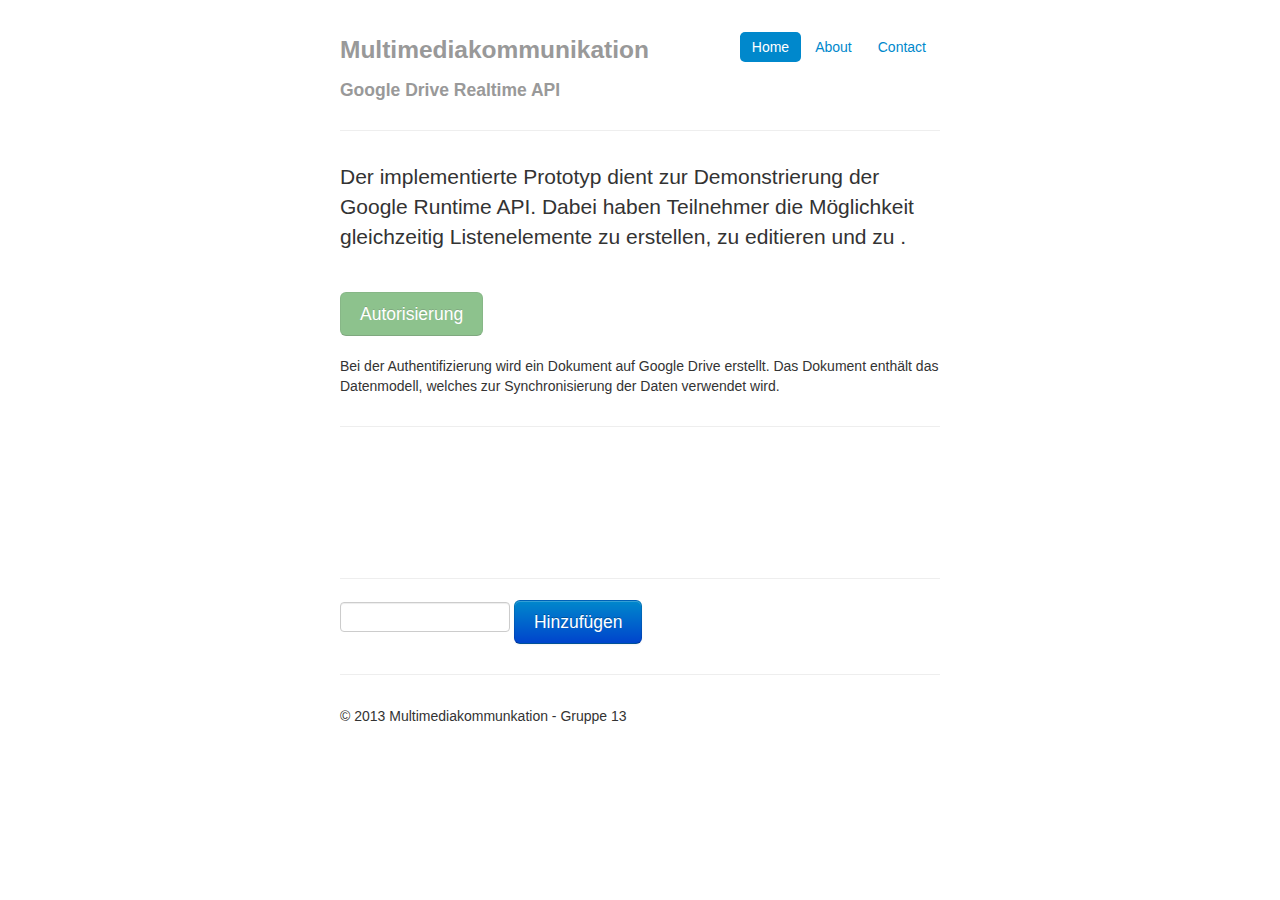
<file: index.html>
<!DOCTYPE html>
<html lang="en">
  <head>
    <meta charset="utf-8">
    <title>
      Google Drive Realtime API
    </title>
    <meta name="viewport" content="width=device-width, initial-scale=1.0">
    <meta name="description" content="">
    <meta name="author" content="">
    <!-- Le styles -->
    <link href="vendor/bootstrap/css/bootstrap.css" rel="stylesheet">
    <style type="text/css">
      body { padding-top: 20px; padding-bottom: 40px; } /* Custom container */ .container-narrow
      { margin: 0 auto; max-width: 700px; } .container-narrow > hr { margin: 30px 0; }
      /* Main marketing message and sign up button */ .jumbotron { margin: 60px 0; text-align:
      center; } .jumbotron h1 { font-size: 72px; line-height: 1; } .jumbotron .btn { font-size:
      21px; padding: 14px 24px; } /* Supporting marketing content */ .marketing { margin:
      60px 0; } .marketing p + h4 { margin-top: 28px; }
    </style>
    <link href="vendor/bootstrap/css/bootstrap-responsive.css" rel="stylesheet">
    <!-- HTML5 shim, for IE6-8 support of HTML5 elements -->
    <!--[if lt IE 9]>
      <script src="vendor/bootstrap/js/html5shiv.js">
                                                                                    
      </script>
    <![endif]-->
    <!-- Fav and touch icons -->
    <!-- <link rel="apple-touch-icon-precomposed" sizes="144x144" href="vendor/bootstrap/ico/apple-touch-icon-144-precomposed.png">
    <link rel="apple-touch-icon-precomposed" sizes="114x114" href="vendor/bootstrap/ico/apple-touch-icon-114-precomposed.png">
    <link rel="apple-touch-icon-precomposed" sizes="72x72" href="vendor/bootstrap/ico/apple-touch-icon-72-precomposed.png">
    <link rel="apple-touch-icon-precomposed" href="vendor/bootstrap/ico/apple-touch-icon-57-precomposed.png"> -->
    <link rel="shortcut icon" href="files/favicon.ico">
    <!-- Own Stylesheet Stuff -->
    <link rel='stylesheet' type="text/css" href='css/my.css'>
    <script>
      function indexHTML() {
        var urlA = document.URL.split("/");
        urlA.pop();
        var indexURL = urlA.join("/");
        window.location = indexURL;
        location.reload(true)
      }
    </script>
  </head>
  <body ng-app="GoogleRealtimeApp" onLoad='startRealtime()'>
    <div class="container-narrow">
      <div class="masthead">
        <ul class="nav nav-pills pull-right">
          <li class="active">
            <a href="" onclick="indexHTML()">Home</a>
          </li>
          <li>
            <a href="#/about">About</a>
          </li>
          <li>
            <a href="#/contact">Contact</a>
          </li>
        </ul>
        <h3 class="muted">
          Multimediakommunikation
        </h3>
        <h4 class="muted">
          Google Drive Realtime API
        </h4>
      </div>
      <hr>
      <div>
        <p class="lead">
          Der implementierte Prototyp dient zur Demonstrierung der Google Runtime API. Dabei
          haben Teilnehmer die Möglichkeit gleichzeitig Listenelemente zu erstellen, zu editieren
          und zu .
        </p>
        <a class="btn btn-large btn-success" id="authorizeButton" disabled>Autorisierung</a>
        <div style="margin-top: 20px;">
          Bei der Authentifizierung wird ein Dokument auf Google Drive erstellt. Das Dokument
          enthält das Datenmodell, welches zur Synchronisierung der Daten verwendet wird.
        </div>
      </div>
      <hr>
      <div ng-view>
      </div>
      <hr>
      <div class="footer">
        <p>
          &copy; 2013 Multimediakommunkation - Gruppe 13
        </p>
      </div>
      <!-- /container -->
      <!-- Le javascript==================================================- ->
    <!-- Placed at the end of the document so the pages load faster -->
      <script src="vendor/bootstrap/js/jquery.js">
                                                                
      </script>
      <script src="vendor/bootstrap/js/bootstrap-transition.js">
                                                                
      </script>
      <script src="vendor/bootstrap/js/bootstrap-alert.js">
                                                                  
      </script>
      <script src="vendor/bootstrap/js/bootstrap-modal.js">
                                                                 
      </script>
      <script src="vendor/bootstrap/js/bootstrap-dropdown.js">
                                                                  
      </script>
      <script src="vendor/bootstrap/js/bootstrap-scrollspy.js">
                                                                
      </script>
      <script src="vendor/bootstrap/js/bootstrap-tab.js">
                                                                  
      </script>
      <script src="vendor/bootstrap/js/bootstrap-tooltip.js">
                                                                 
      </script>
      <script src="vendor/bootstrap/js/bootstrap-popover.js">
                                                                 
      </script>
      <script src="vendor/bootstrap/js/bootstrap-button.js">
                                                                  
      </script>
      <script src="vendor/bootstrap/js/bootstrap-collapse.js">
                                                                        
      </script>
      <script src="vendor/bootstrap/js/bootstrap-carousel.js">
                                                                        
      </script>
      <script src="vendor/bootstrap/js/bootstrap-typeahead.js">
                                                                        
      </script>
      <!-- Google Realtime API Scripts -->
      <script type="text/javascript" src="js/google_realtime/api.js">
                                                                                    
      </script>
      <script type="text/javascript" src="js/google_realtime/realtime-client-utils.js">
                                                                
      </script>
      <script type="text/javascript" src="js/angular.js">
                                                    
      </script>
      <!-- Own Javascript Files -->
      <script type="text/javascript" src="js/app.js">
                                                                
      </script>
      <script type="text/javascript" src="js/controllers/mainController.js">
                                                                
      </script>
      <script type="text/javascript" src="js/controllers/aboutController.js">
                                            
      </script>
      <script type="text/javascript" src="js/controllers/contactController.js">
                                            
      </script>
      <script type="text/javascript" src="js/my.js">
                              
      </script>
  </body>

</html>
</file>
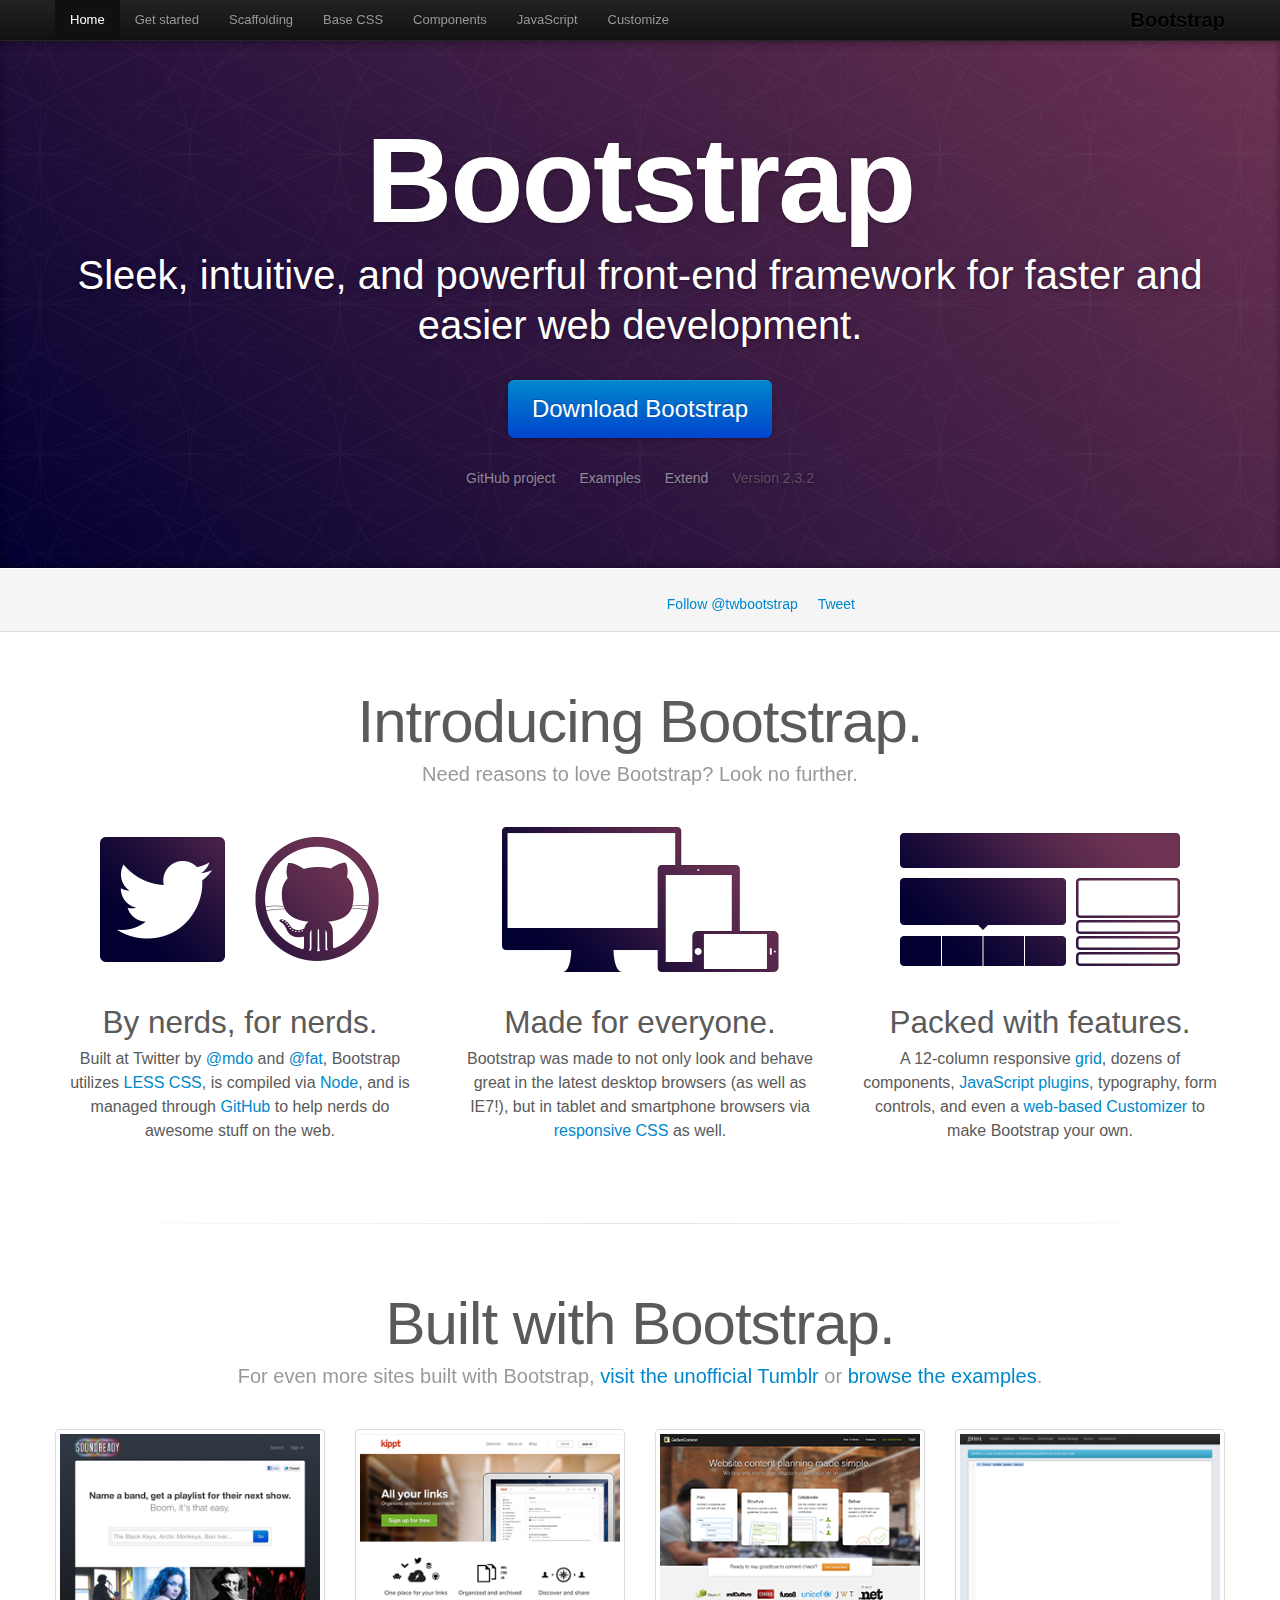
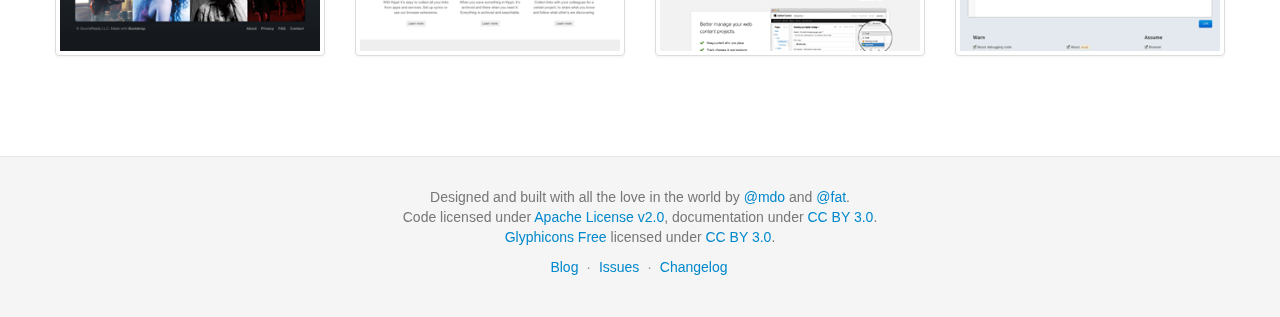
<file: sources/docs/index.html>
<!DOCTYPE html>
<html lang="en">
  <head>
    <meta charset="utf-8">
    <title>Bootstrap</title>
    <meta name="viewport" content="width=device-width, initial-scale=1.0">
    <meta name="description" content="">
    <meta name="author" content="">

    <!-- Le styles -->
    <link href="assets/css/bootstrap.css" rel="stylesheet">
    <link href="assets/css/bootstrap-responsive.css" rel="stylesheet">
    <link href="assets/css/docs.css" rel="stylesheet">
    <link href="assets/js/google-code-prettify/prettify.css" rel="stylesheet">

    <!-- Le HTML5 shim, for IE6-8 support of HTML5 elements -->
    <!--[if lt IE 9]>
      <script src="assets/js/html5shiv.js"></script>
    <![endif]-->

    <!-- Le fav and touch icons -->
    <link rel="apple-touch-icon-precomposed" sizes="144x144" href="assets/ico/apple-touch-icon-144-precomposed.png">
    <link rel="apple-touch-icon-precomposed" sizes="114x114" href="assets/ico/apple-touch-icon-114-precomposed.png">
      <link rel="apple-touch-icon-precomposed" sizes="72x72" href="assets/ico/apple-touch-icon-72-precomposed.png">
                    <link rel="apple-touch-icon-precomposed" href="assets/ico/apple-touch-icon-57-precomposed.png">
                                   <link rel="shortcut icon" href="assets/ico/favicon.png">

    <script type="text/javascript">
      var _gaq = _gaq || [];
      _gaq.push(['_setAccount', 'UA-146052-10']);
      _gaq.push(['_trackPageview']);
      (function() {
        var ga = document.createElement('script'); ga.type = 'text/javascript'; ga.async = true;
        ga.src = ('https:' == document.location.protocol ? 'https://ssl' : 'http://www') + '.google-analytics.com/ga.js';
        var s = document.getElementsByTagName('script')[0]; s.parentNode.insertBefore(ga, s);
      })();
    </script>
  </head>

  <body data-spy="scroll" data-target=".bs-docs-sidebar">

    <!-- Navbar
    ================================================== -->
    <div class="navbar navbar-inverse navbar-fixed-top">
      <div class="navbar-inner">
        <div class="container">
          <button type="button" class="btn btn-navbar" data-toggle="collapse" data-target=".nav-collapse">
            <span class="icon-bar"></span>
            <span class="icon-bar"></span>
            <span class="icon-bar"></span>
          </button>
          <a class="brand" href="./index.html">Bootstrap</a>
          <div class="nav-collapse collapse">
            <ul class="nav">
              <li class="active">
                <a href="./index.html">Home</a>
              </li>
              <li class="">
                <a href="./getting-started.html">Get started</a>
              </li>
              <li class="">
                <a href="./scaffolding.html">Scaffolding</a>
              </li>
              <li class="">
                <a href="./base-css.html">Base CSS</a>
              </li>
              <li class="">
                <a href="./components.html">Components</a>
              </li>
              <li class="">
                <a href="./javascript.html">JavaScript</a>
              </li>
              <li class="">
                <a href="./customize.html">Customize</a>
              </li>
            </ul>
          </div>
        </div>
      </div>
    </div>

<div class="jumbotron masthead">
  <div class="container">
    <h1>Bootstrap</h1>
    <p>Sleek, intuitive, and powerful front-end framework for faster and easier web development.</p>
    <p>
      <a href="assets/bootstrap.zip" class="btn btn-primary btn-large" onclick="_gaq.push(['_trackEvent', 'Jumbotron actions', 'Download', 'Download 2.3.2']);">Download Bootstrap</a>
    </p>
    <ul class="masthead-links">
      <li>
        <a href="http://github.com/twitter/bootstrap" onclick="_gaq.push(['_trackEvent', 'Jumbotron actions', 'Jumbotron links', 'GitHub project']);">GitHub project</a>
      </li>
      <li>
        <a href="./getting-started.html#examples" onclick="_gaq.push(['_trackEvent', 'Jumbotron actions', 'Jumbotron links', 'Examples']);">Examples</a>
      </li>
      <li>
        <a href="./extend.html" onclick="_gaq.push(['_trackEvent', 'Jumbotron actions', 'Jumbotron links', 'Extend']);">Extend</a>
      </li>
      <li>
        Version 2.3.2
      </li>
    </ul>
  </div>
</div>

<div class="bs-docs-social">
  <div class="container">
    <ul class="bs-docs-social-buttons">
      <li>
        <iframe class="github-btn" src="http://ghbtns.com/github-btn.html?user=twitter&repo=bootstrap&type=watch&count=true" allowtransparency="true" frameborder="0" scrolling="0" width="100px" height="20px"></iframe>
      </li>
      <li>
        <iframe class="github-btn" src="http://ghbtns.com/github-btn.html?user=twitter&repo=bootstrap&type=fork&count=true" allowtransparency="true" frameborder="0" scrolling="0" width="102px" height="20px"></iframe>
      </li>
      <li class="follow-btn">
        <a href="https://twitter.com/twbootstrap" class="twitter-follow-button" data-link-color="#0069D6" data-show-count="true">Follow @twbootstrap</a>
      </li>
      <li class="tweet-btn">
        <a href="https://twitter.com/share" class="twitter-share-button" data-url="http://twitter.github.com/bootstrap/" data-count="horizontal" data-via="twbootstrap" data-related="mdo:Creator of Twitter Bootstrap">Tweet</a>
      </li>
    </ul>
  </div>
</div>

<div class="container">

  <div class="marketing">

    <h1>Introducing Bootstrap.</h1>
    <p class="marketing-byline">Need reasons to love Bootstrap? Look no further.</p>

    <div class="row-fluid">
      <div class="span4">
        <img class="marketing-img" src="assets/img/bs-docs-twitter-github.png">
        <h2>By nerds, for nerds.</h2>
        <p>Built at Twitter by <a href="http://twitter.com/mdo">@mdo</a> and <a href="http://twitter.com/fat">@fat</a>, Bootstrap utilizes <a href="http://lesscss.org">LESS CSS</a>, is compiled via <a href="http://nodejs.org">Node</a>, and is managed through <a href="http://github.com">GitHub</a> to help nerds do awesome stuff on the web.</p>
      </div>
      <div class="span4">
        <img class="marketing-img" src="assets/img/bs-docs-responsive-illustrations.png">
        <h2>Made for everyone.</h2>
        <p>Bootstrap was made to not only look and behave great in the latest desktop browsers (as well as IE7!), but in tablet and smartphone browsers via <a href="./scaffolding.html#responsive">responsive CSS</a> as well.</p>
      </div>
      <div class="span4">
        <img class="marketing-img" src="assets/img/bs-docs-bootstrap-features.png">
        <h2>Packed with features.</h2>
        <p>A 12-column responsive <a href="./scaffolding.html#gridSystem">grid</a>, dozens of components, <a href="./javascript.html">JavaScript plugins</a>, typography, form controls, and even a <a href="./customize.html">web-based Customizer</a> to make Bootstrap your own.</p>
      </div>
    </div>

    <hr class="soften">

    <h1>Built with Bootstrap.</h1>
    <p class="marketing-byline">For even more sites built with Bootstrap, <a href="http://builtwithbootstrap.tumblr.com/" target="_blank">visit the unofficial Tumblr</a> or <a href="./getting-started.html#examples">browse the examples</a>.</p>
    <div class="row-fluid">
      <ul class="thumbnails example-sites">
        <li class="span3">
          <a class="thumbnail" href="http://soundready.fm/" target="_blank">
            <img src="assets/img/example-sites/soundready.png" alt="SoundReady.fm">
          </a>
        </li>
        <li class="span3">
          <a class="thumbnail" href="http://kippt.com/" target="_blank">
            <img src="assets/img/example-sites/kippt.png" alt="Kippt">
          </a>
        </li>
        <li class="span3">
          <a class="thumbnail" href="http://www.gathercontent.com/" target="_blank">
            <img src="assets/img/example-sites/gathercontent.png" alt="Gather Content">
          </a>
        </li>
        <li class="span3">
          <a class="thumbnail" href="http://www.jshint.com/" target="_blank">
            <img src="assets/img/example-sites/jshint.png" alt="JS Hint">
          </a>
        </li>
      </ul>
     </div>

  </div>

</div>



    <!-- Footer
    ================================================== -->
    <footer class="footer">
      <div class="container">
        <p>Designed and built with all the love in the world by <a href="http://twitter.com/mdo" target="_blank">@mdo</a> and <a href="http://twitter.com/fat" target="_blank">@fat</a>.</p>
        <p>Code licensed under <a href="http://www.apache.org/licenses/LICENSE-2.0" target="_blank">Apache License v2.0</a>, documentation under <a href="http://creativecommons.org/licenses/by/3.0/">CC BY 3.0</a>.</p>
        <p><a href="http://glyphicons.com">Glyphicons Free</a> licensed under <a href="http://creativecommons.org/licenses/by/3.0/">CC BY 3.0</a>.</p>
        <ul class="footer-links">
          <li><a href="http://blog.getbootstrap.com">Blog</a></li>
          <li class="muted">&middot;</li>
          <li><a href="https://github.com/twitter/bootstrap/issues?state=open">Issues</a></li>
          <li class="muted">&middot;</li>
          <li><a href="https://github.com/twitter/bootstrap/blob/master/CHANGELOG.md">Changelog</a></li>
        </ul>
      </div>
    </footer>



    <!-- Le javascript
    ================================================== -->
    <!-- Placed at the end of the document so the pages load faster -->
    <script type="text/javascript" src="http://platform.twitter.com/widgets.js"></script>
    <script src="assets/js/jquery.js"></script>
    <script src="assets/js/bootstrap-transition.js"></script>
    <script src="assets/js/bootstrap-alert.js"></script>
    <script src="assets/js/bootstrap-modal.js"></script>
    <script src="assets/js/bootstrap-dropdown.js"></script>
    <script src="assets/js/bootstrap-scrollspy.js"></script>
    <script src="assets/js/bootstrap-tab.js"></script>
    <script src="assets/js/bootstrap-tooltip.js"></script>
    <script src="assets/js/bootstrap-popover.js"></script>
    <script src="assets/js/bootstrap-button.js"></script>
    <script src="assets/js/bootstrap-collapse.js"></script>
    <script src="assets/js/bootstrap-carousel.js"></script>
    <script src="assets/js/bootstrap-typeahead.js"></script>
    <script src="assets/js/bootstrap-affix.js"></script>

    <script src="assets/js/holder/holder.js"></script>
    <script src="assets/js/google-code-prettify/prettify.js"></script>

    <script src="assets/js/application.js"></script>


    <!-- Analytics
    ================================================== -->
    <script>
      var _gauges = _gauges || [];
      (function() {
        var t   = document.createElement('script');
        t.type  = 'text/javascript';
        t.async = true;
        t.id    = 'gauges-tracker';
        t.setAttribute('data-site-id', '4f0dc9fef5a1f55508000013');
        t.src = '//secure.gaug.es/track.js';
        var s = document.getElementsByTagName('script')[0];
        s.parentNode.insertBefore(t, s);
      })();
    </script>

  </body>
</html>
</file>
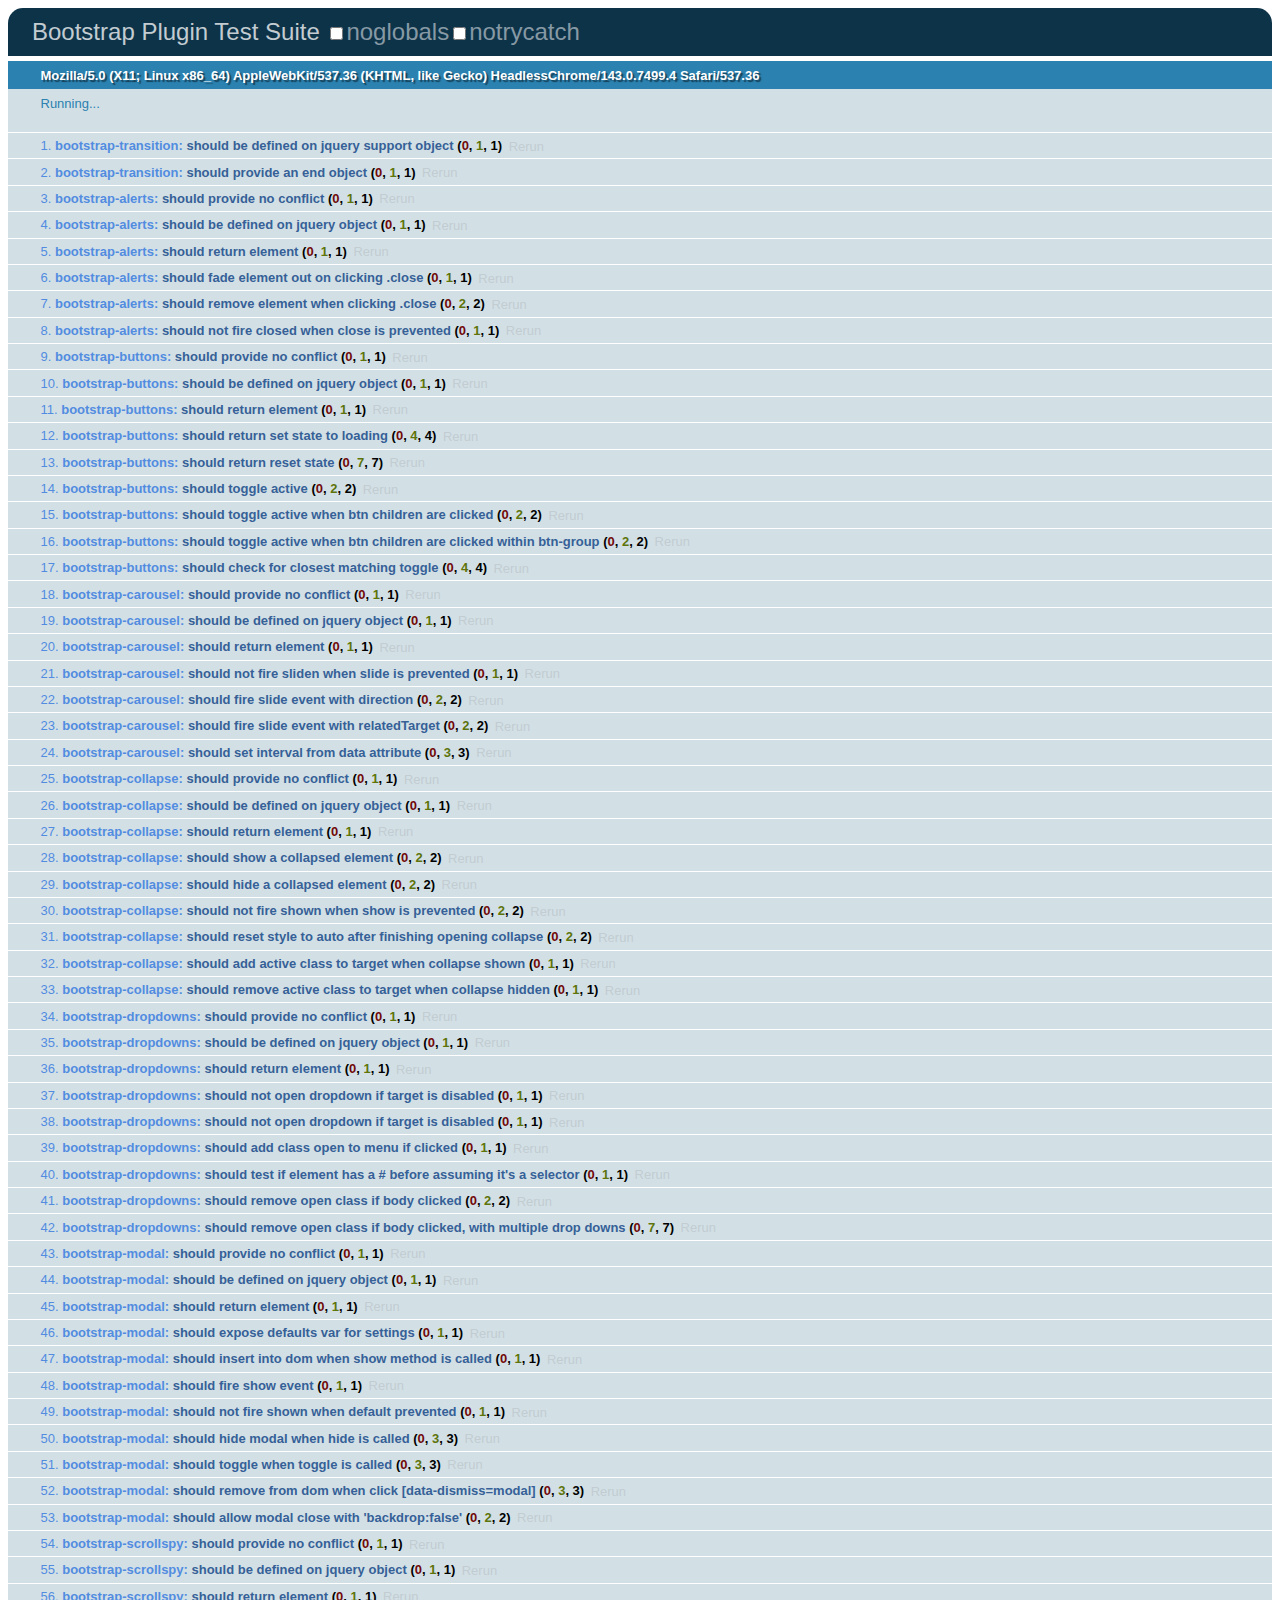
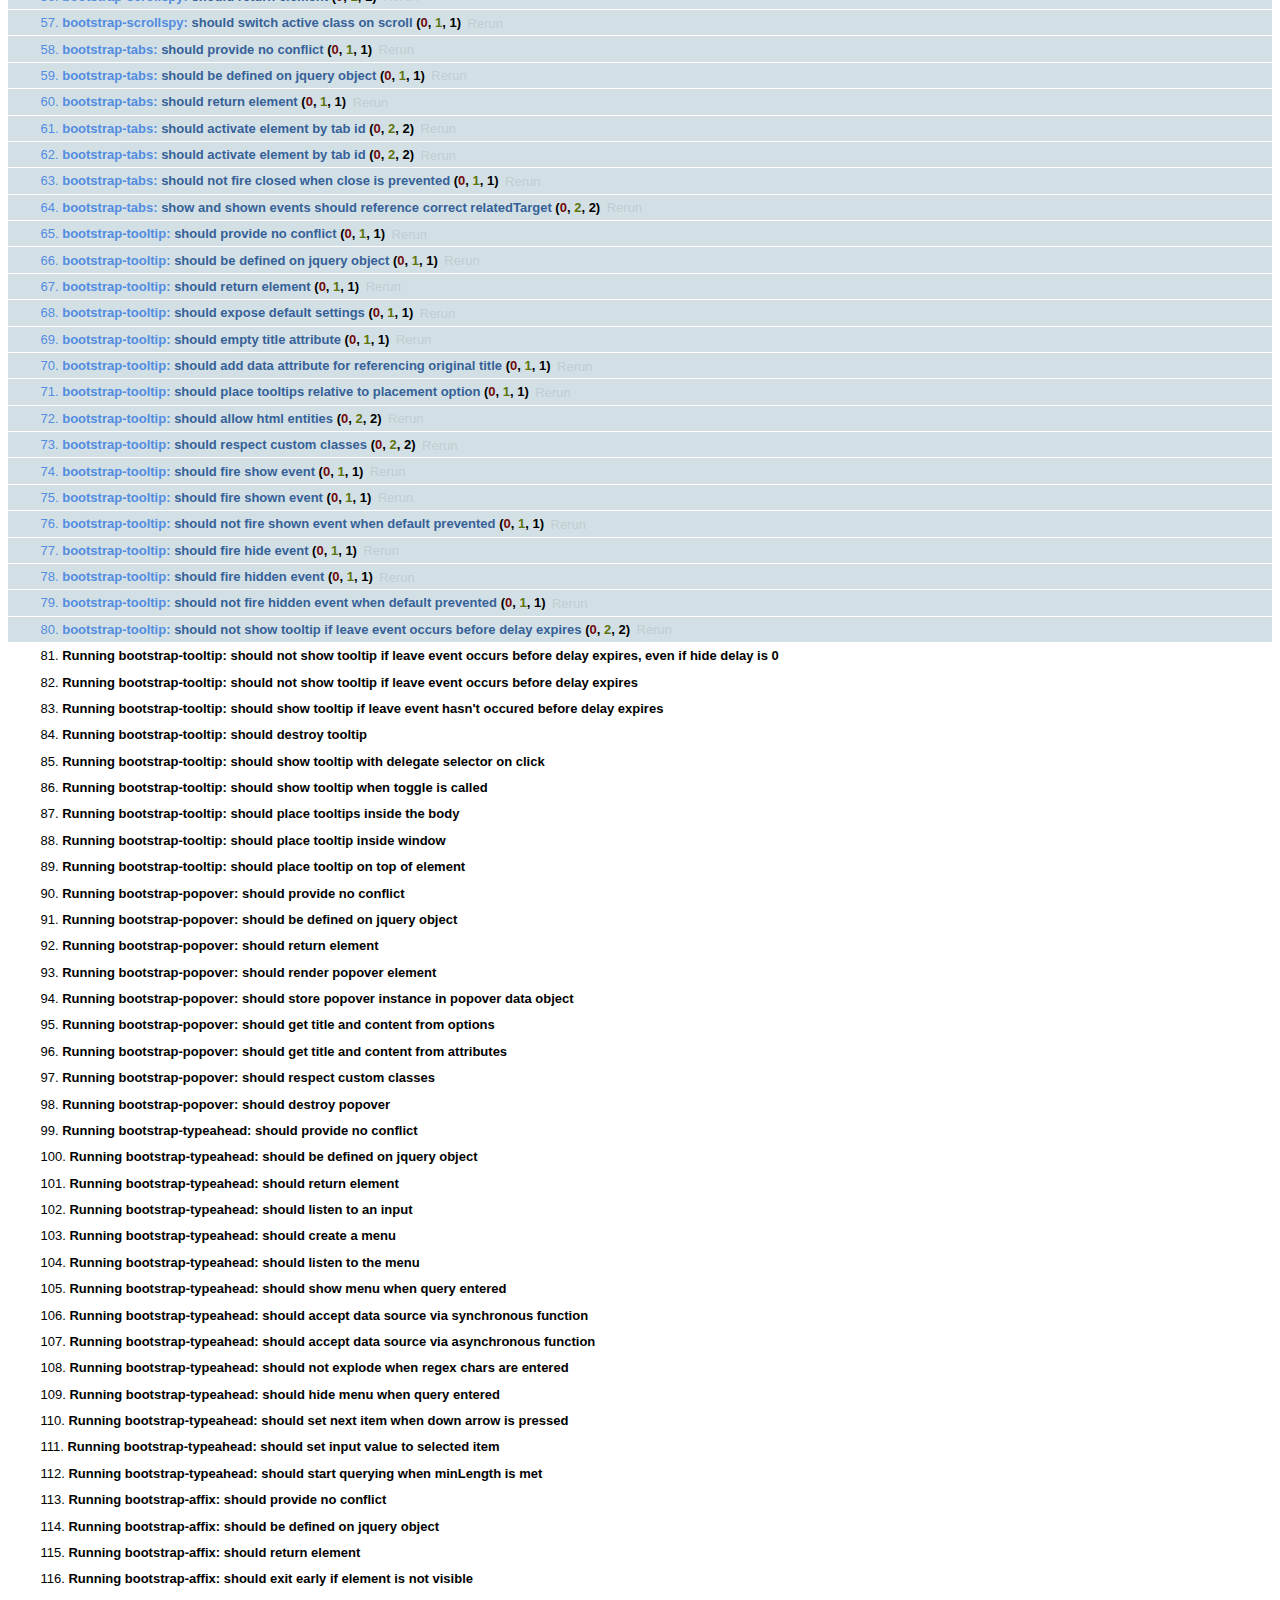
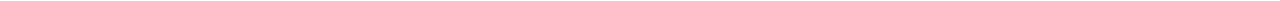
<file: sources/js/tests/index.html>
<!DOCTYPE HTML>
<html>
<head>
  <title>Bootstrap Plugin Test Suite</title>

  <!-- jquery -->
  <!--<script src="http://code.jquery.com/jquery-1.7.min.js"></script>-->
  <script src="vendor/jquery.js"></script>

  <!-- qunit -->
  <link rel="stylesheet" href="vendor/qunit.css" type="text/css" media="screen" />
  <script src="vendor/qunit.js"></script>

  <!-- phantomjs logging script-->
  <script src="unit/bootstrap-phantom.js"></script>

  <!--  plugin sources -->
  <script src="../../js/bootstrap-transition.js"></script>
  <script src="../../js/bootstrap-alert.js"></script>
  <script src="../../js/bootstrap-button.js"></script>
  <script src="../../js/bootstrap-carousel.js"></script>
  <script src="../../js/bootstrap-collapse.js"></script>
  <script src="../../js/bootstrap-dropdown.js"></script>
  <script src="../../js/bootstrap-modal.js"></script>
  <script src="../../js/bootstrap-scrollspy.js"></script>
  <script src="../../js/bootstrap-tab.js"></script>
  <script src="../../js/bootstrap-tooltip.js"></script>
  <script src="../../js/bootstrap-popover.js"></script>
  <script src="../../js/bootstrap-typeahead.js"></script>
  <script src="../../js/bootstrap-affix.js"></script>

  <!-- unit tests -->
  <script src="unit/bootstrap-transition.js"></script>
  <script src="unit/bootstrap-alert.js"></script>
  <script src="unit/bootstrap-button.js"></script>
  <script src="unit/bootstrap-carousel.js"></script>
  <script src="unit/bootstrap-collapse.js"></script>
  <script src="unit/bootstrap-dropdown.js"></script>
  <script src="unit/bootstrap-modal.js"></script>
  <script src="unit/bootstrap-scrollspy.js"></script>
  <script src="unit/bootstrap-tab.js"></script>
  <script src="unit/bootstrap-tooltip.js"></script>
  <script src="unit/bootstrap-popover.js"></script>
  <script src="unit/bootstrap-typeahead.js"></script>
  <script src="unit/bootstrap-affix.js"></script>
</head>
<body>
  <div>
    <h1 id="qunit-header">Bootstrap Plugin Test Suite</h1>
    <h2 id="qunit-banner"></h2>
    <h2 id="qunit-userAgent"></h2>
    <ol id="qunit-tests"></ol>
    <div id="qunit-fixture"></div>
  </div>
</body>
</html>
</file>
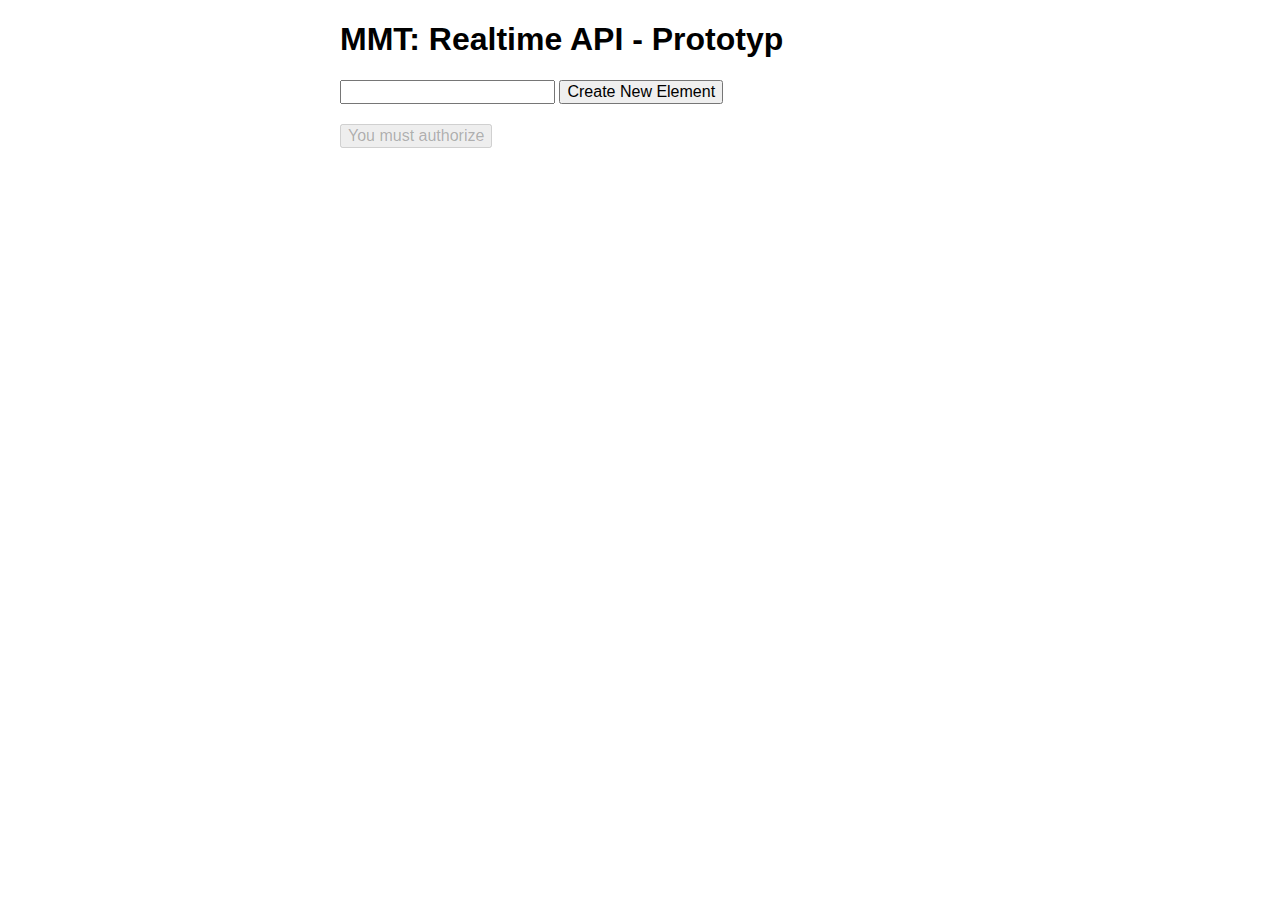
<file: index2.html>
<!DOCTYPE html PUBLIC "-//W3C//DTD HTML 4.01//EN" "http://www.w3.org/TR/html4/strict.dtd">
<html>
    <head>
        <title>
            Google Drive Realtime quickstart
        </title>
        <meta http-equiv="X-UA-Compatible" content="IE=9">
        <!-- Load the utility library. -->
        <script type="text/javascript" src="js/jquery/jquery-1.9.1.js">
                        
        </script>
        <script type="text/javascript" src="js/google_realtime/api.js">
                        
        </script>
        <script type="text/javascript" src="js/google_realtime/realtime-client-utils.js">
                        
        </script>
        <script type="text/javascript" src="js/my.js">
                        
        </script>
        <!-- CSS -->
        <!-- <link rel='stylesheet' type="text/css" href='css/ui-lightness/jquery-ui-1.10.3.custom.css'> -->
        <link rel="stylesheet" type="text/css" href="css/normalize.css" />
        <link rel='stylesheet' type="text/css" href='css/my.css'>
    </head>
    <!-- Start Realtime when the body has loaded. -->
    <body onLoad='startRealtime()'>
        <h1>
            MMT: Realtime API - Prototyp
        </h1>
        <div id="element_container">
            <div id="element_list">
            </div>
        </div>
        <div id="create_element_container">
            <input type="text" id="element_input">
            <button id="create_element_button">
                Create New Element
            </button>
        </div>
        <button id="authorizeButton" disabled>
            You must authorize
        </button>
    </body>

</html>
</file>
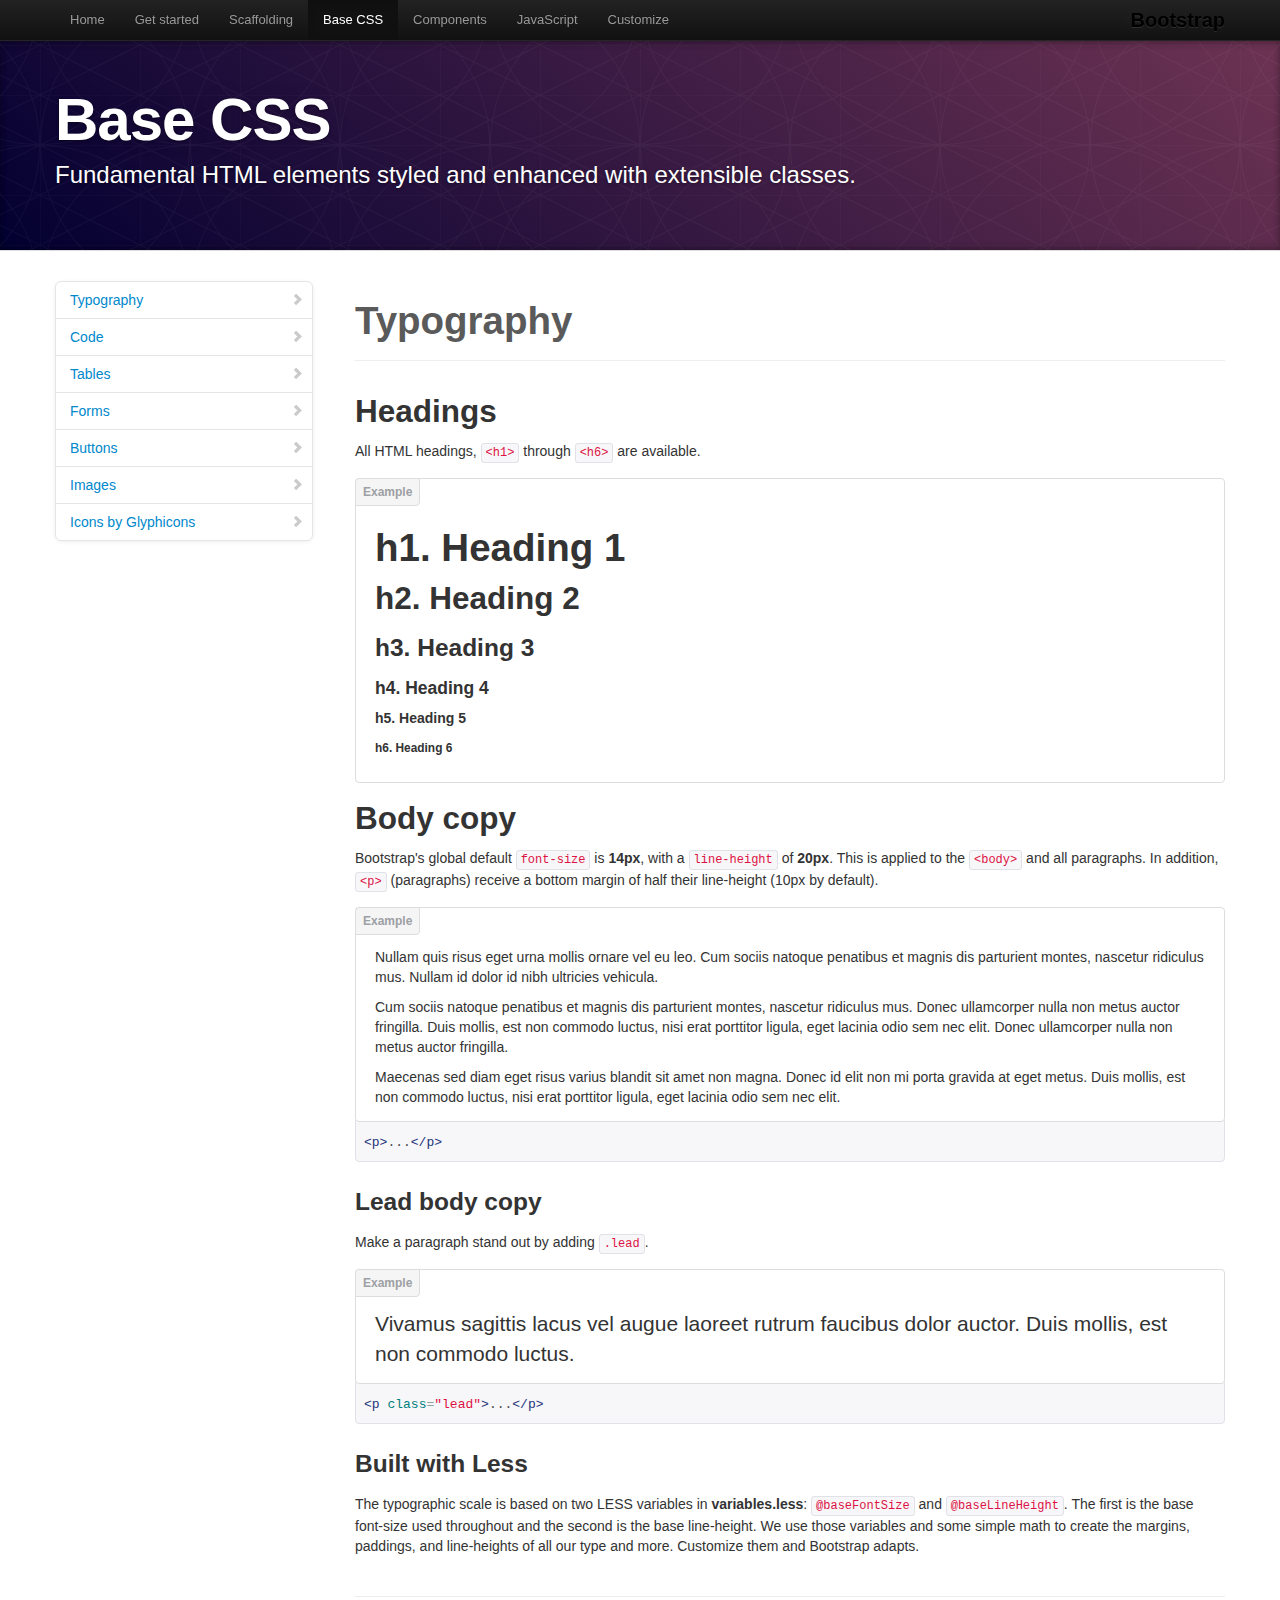
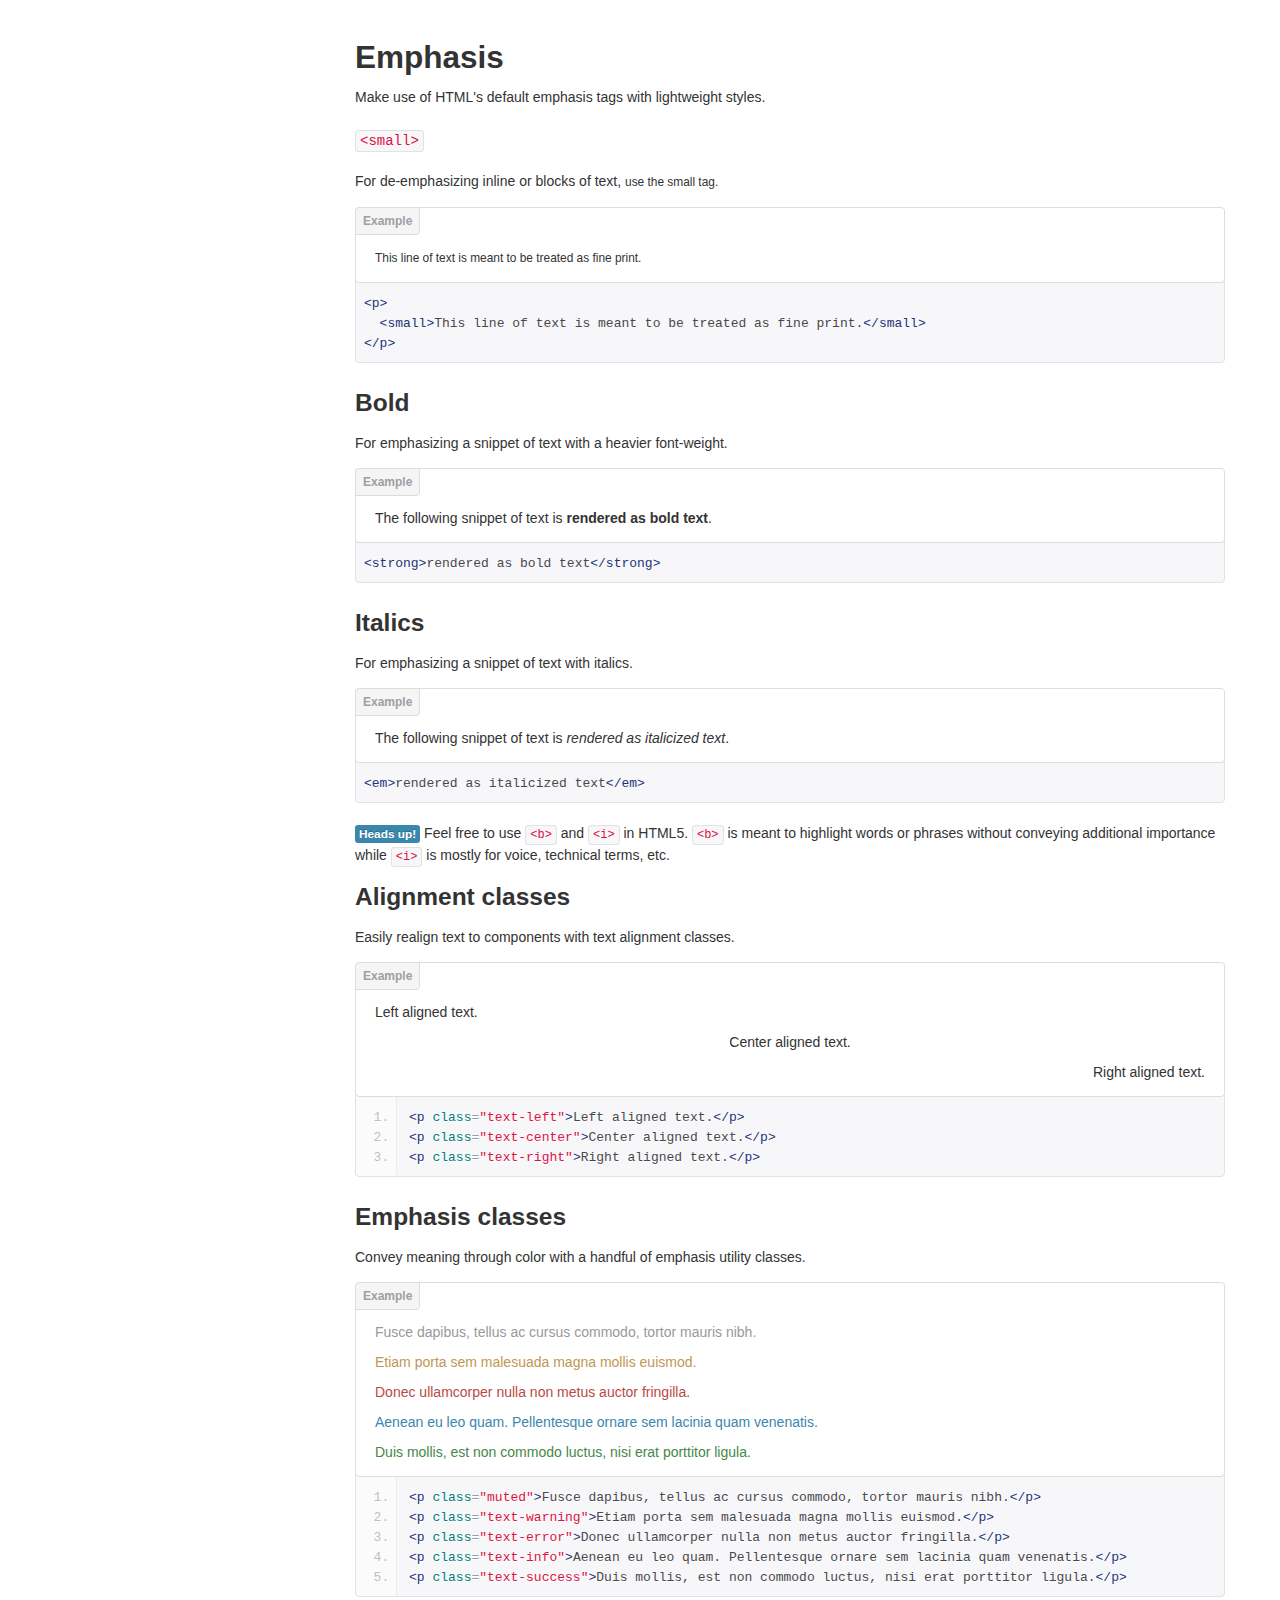
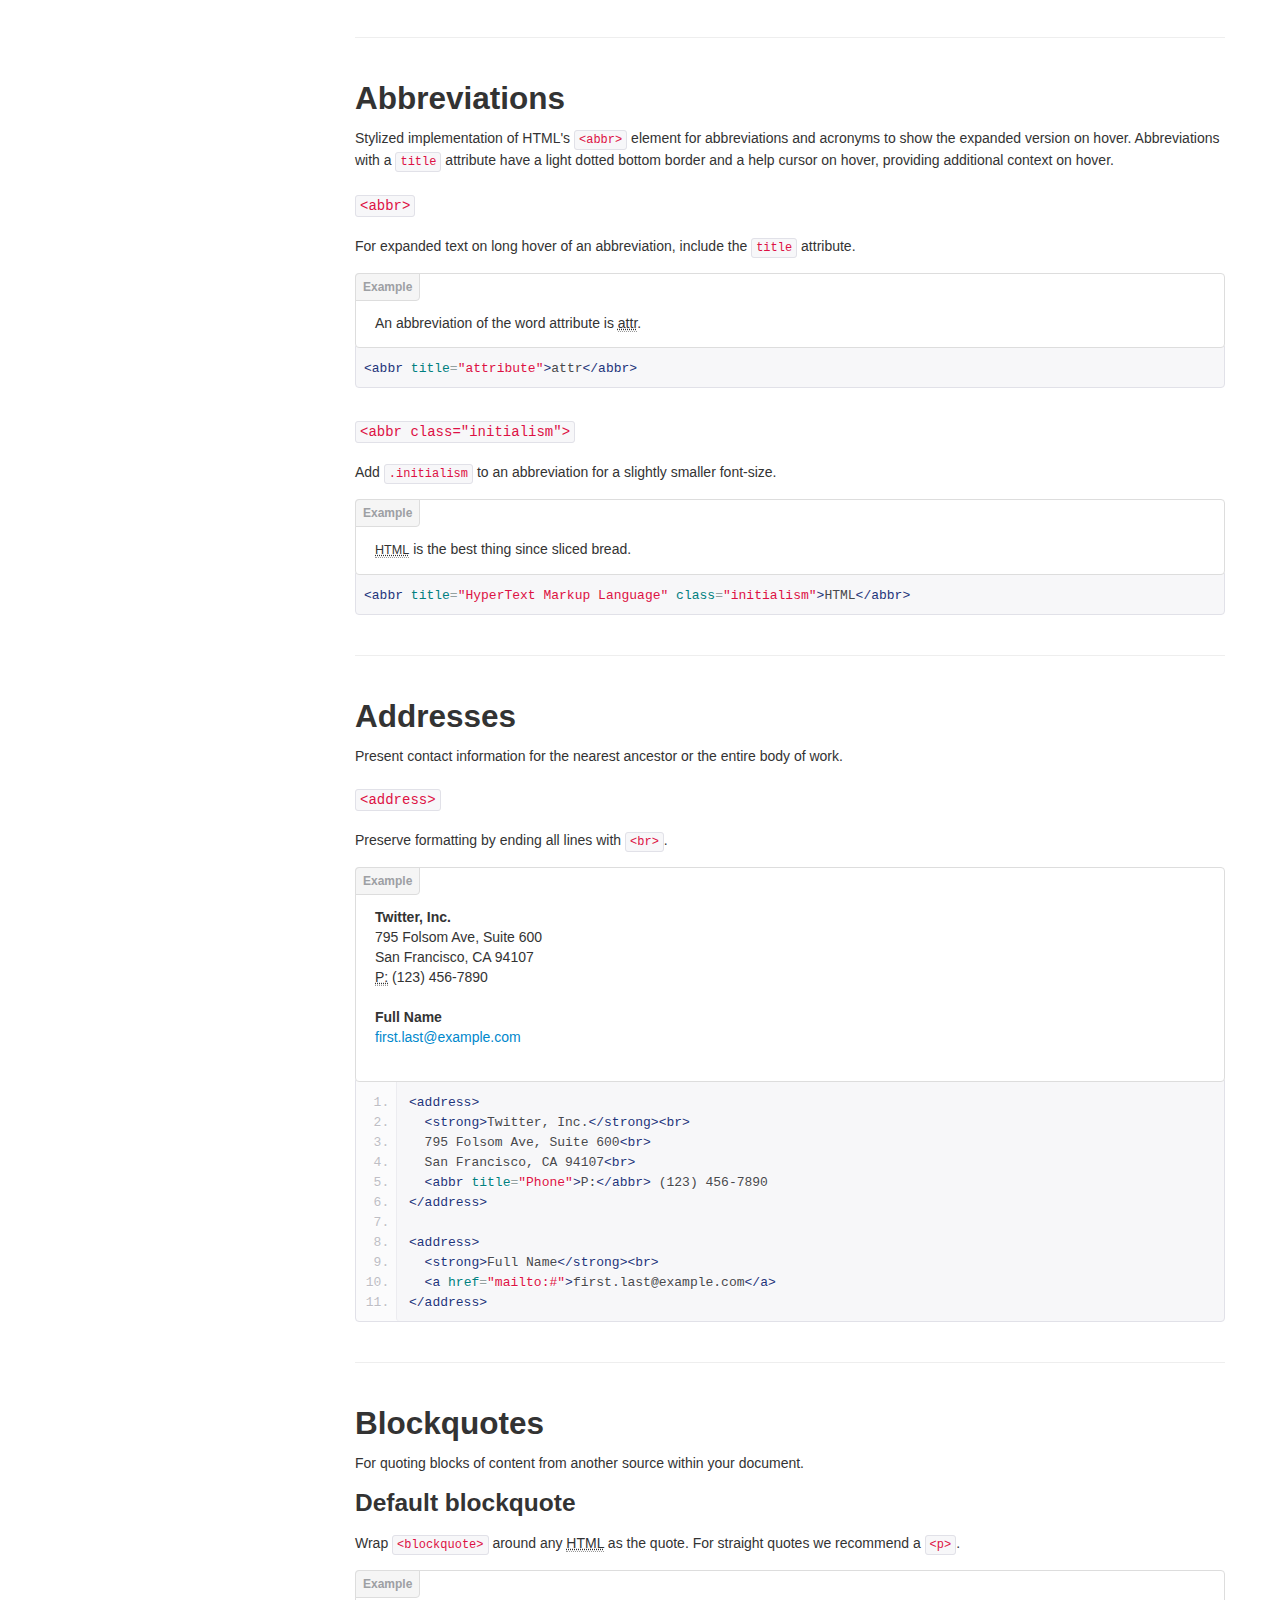
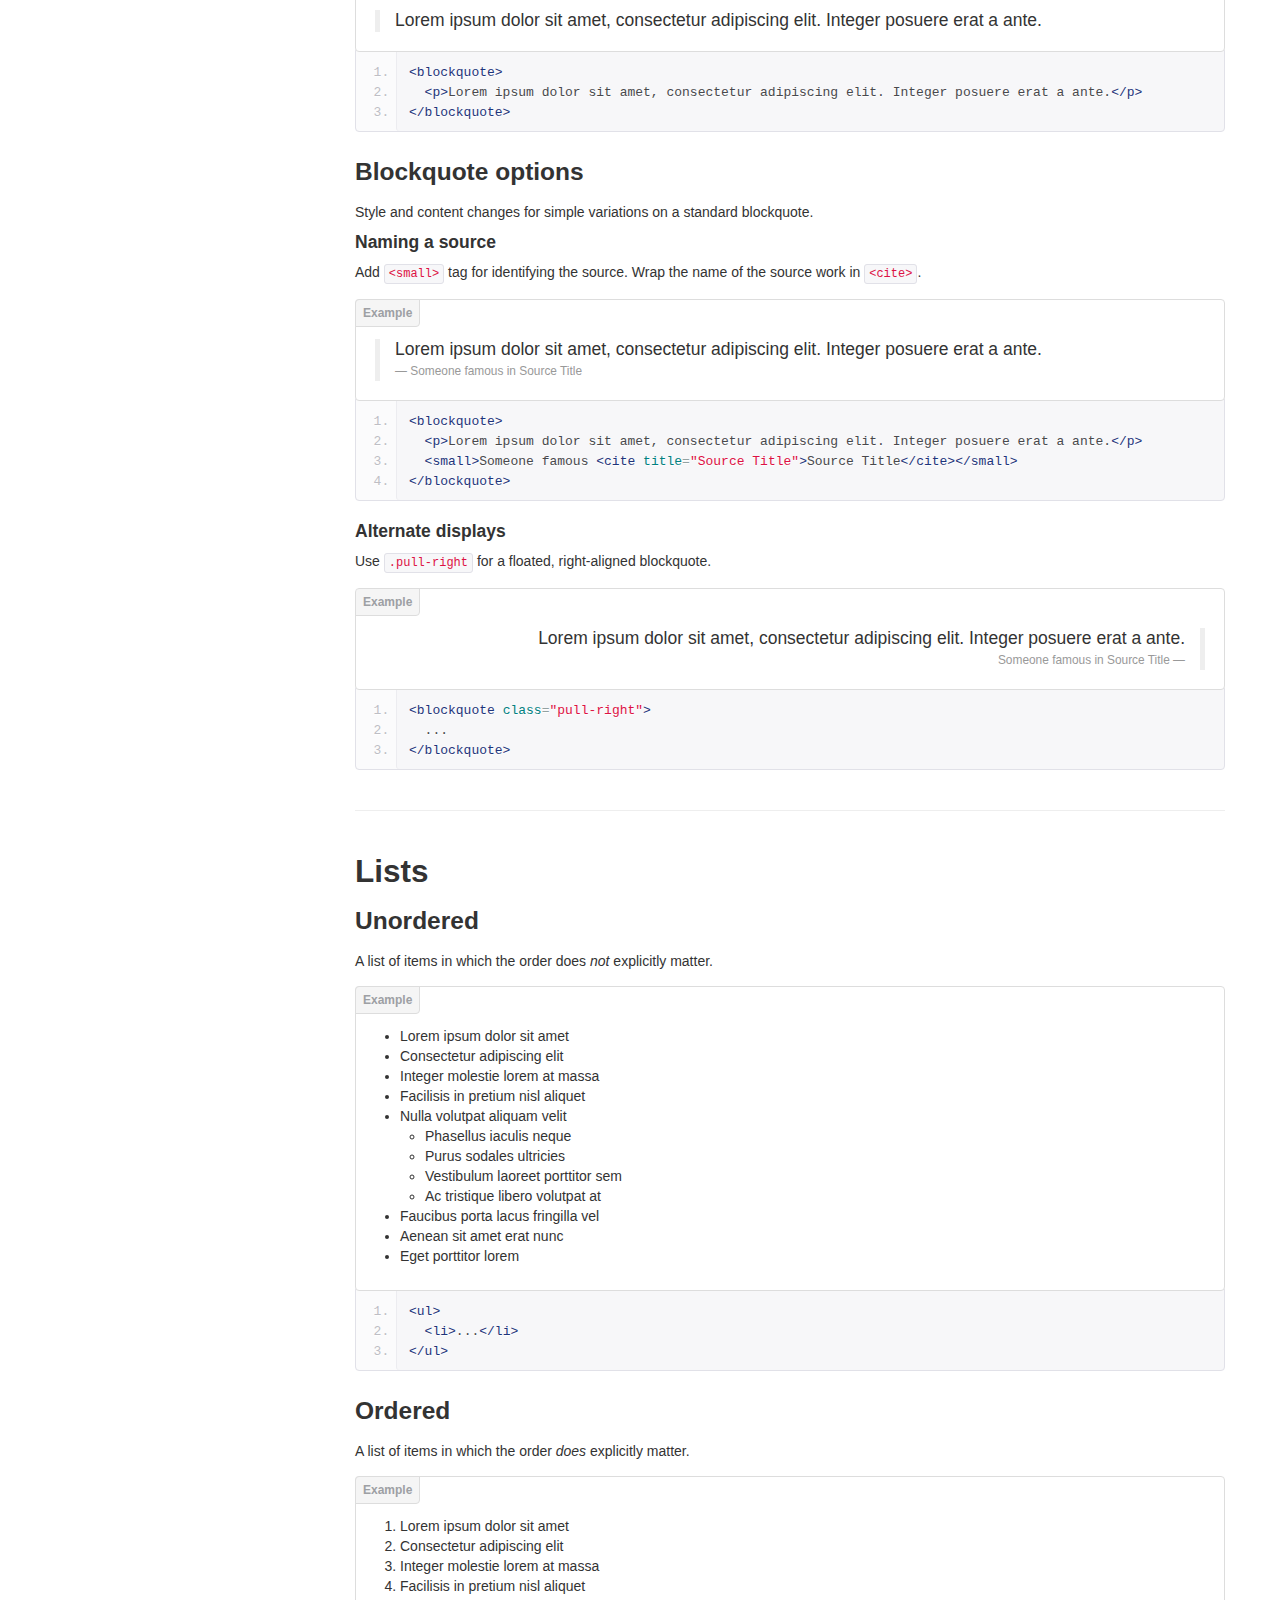
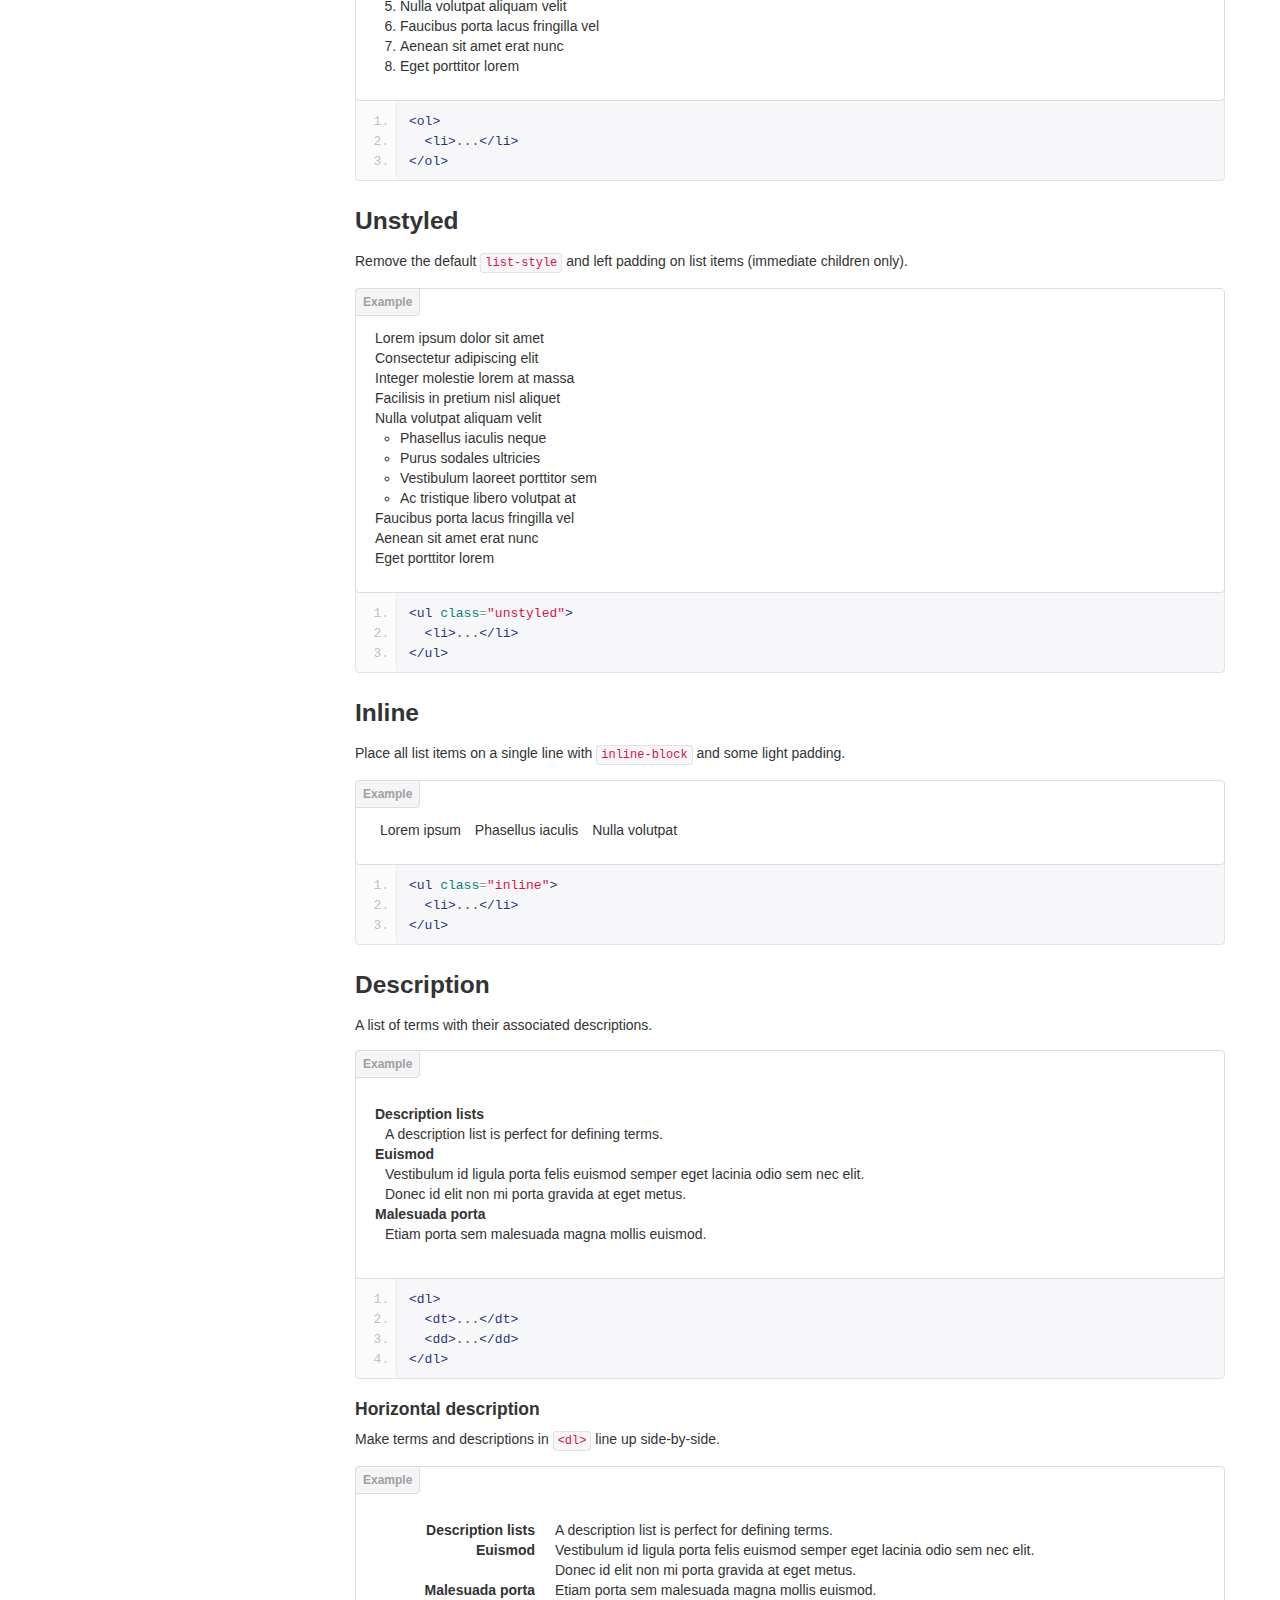
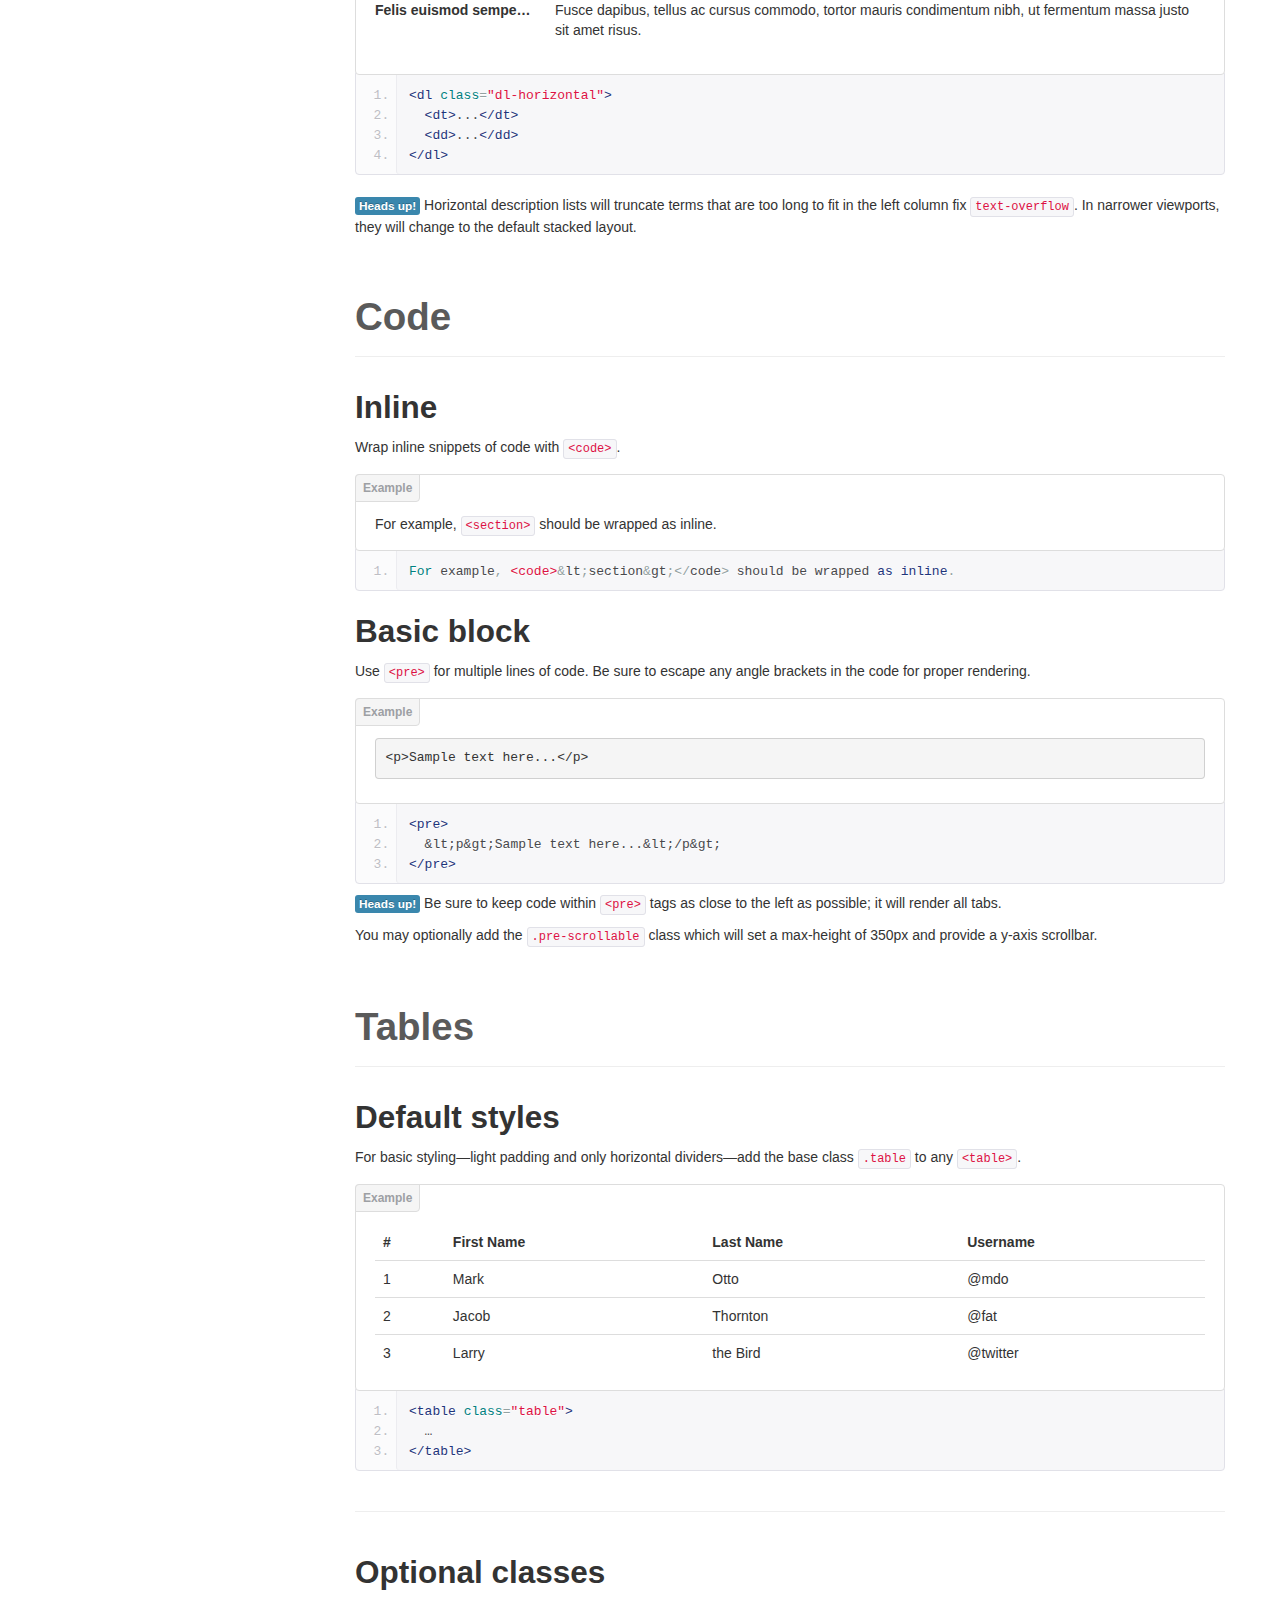
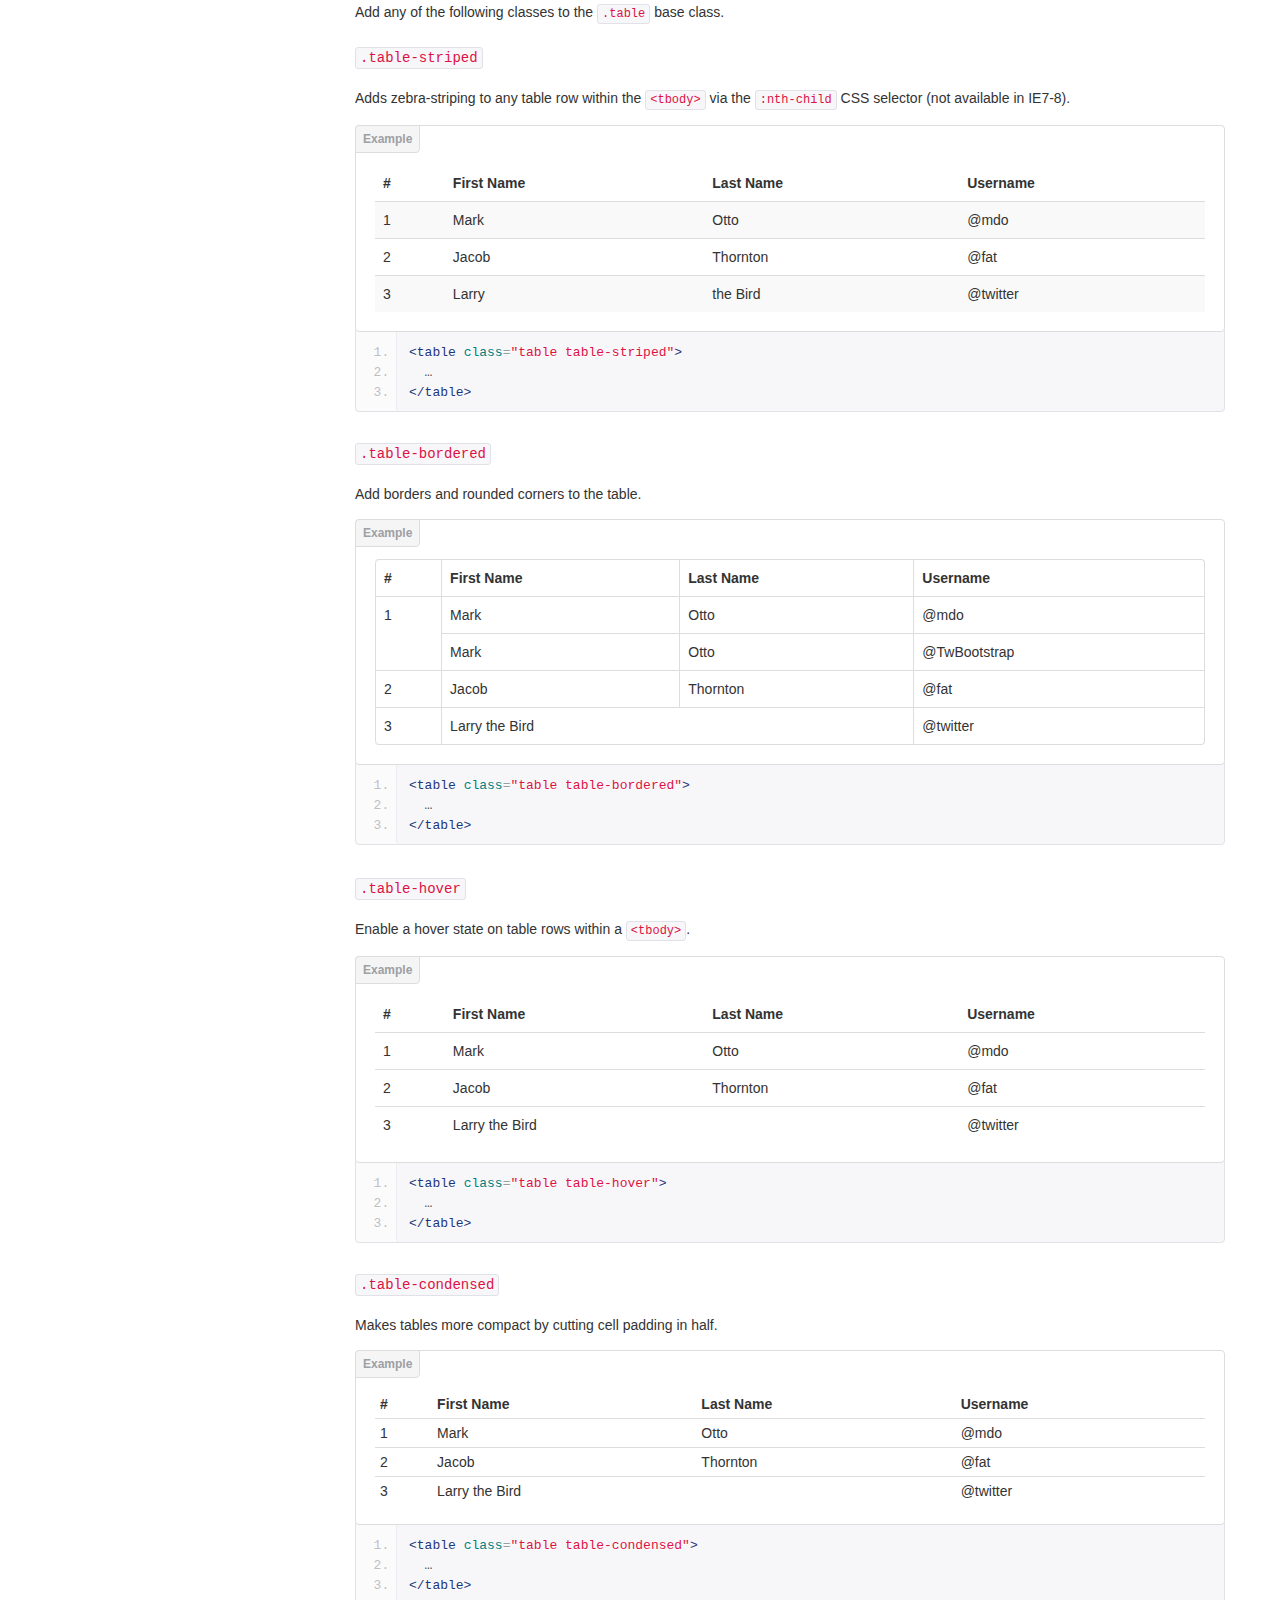
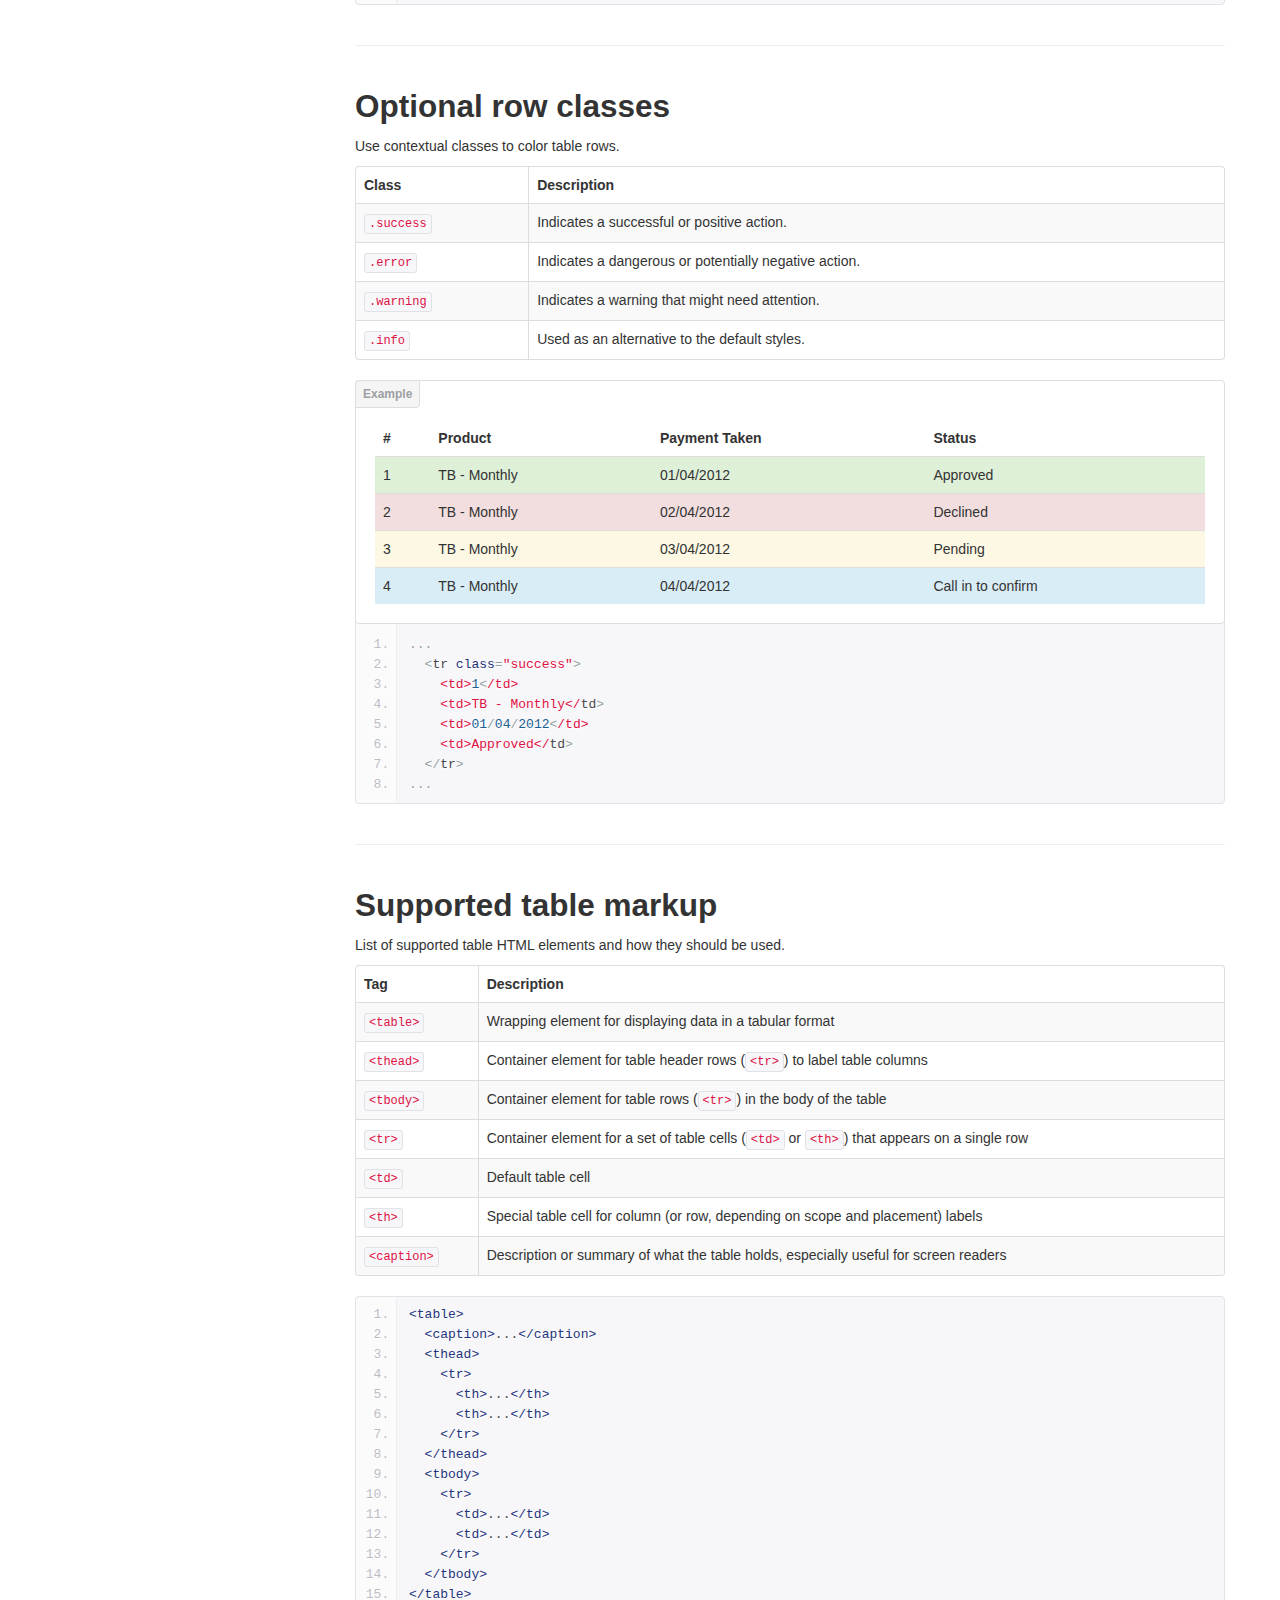
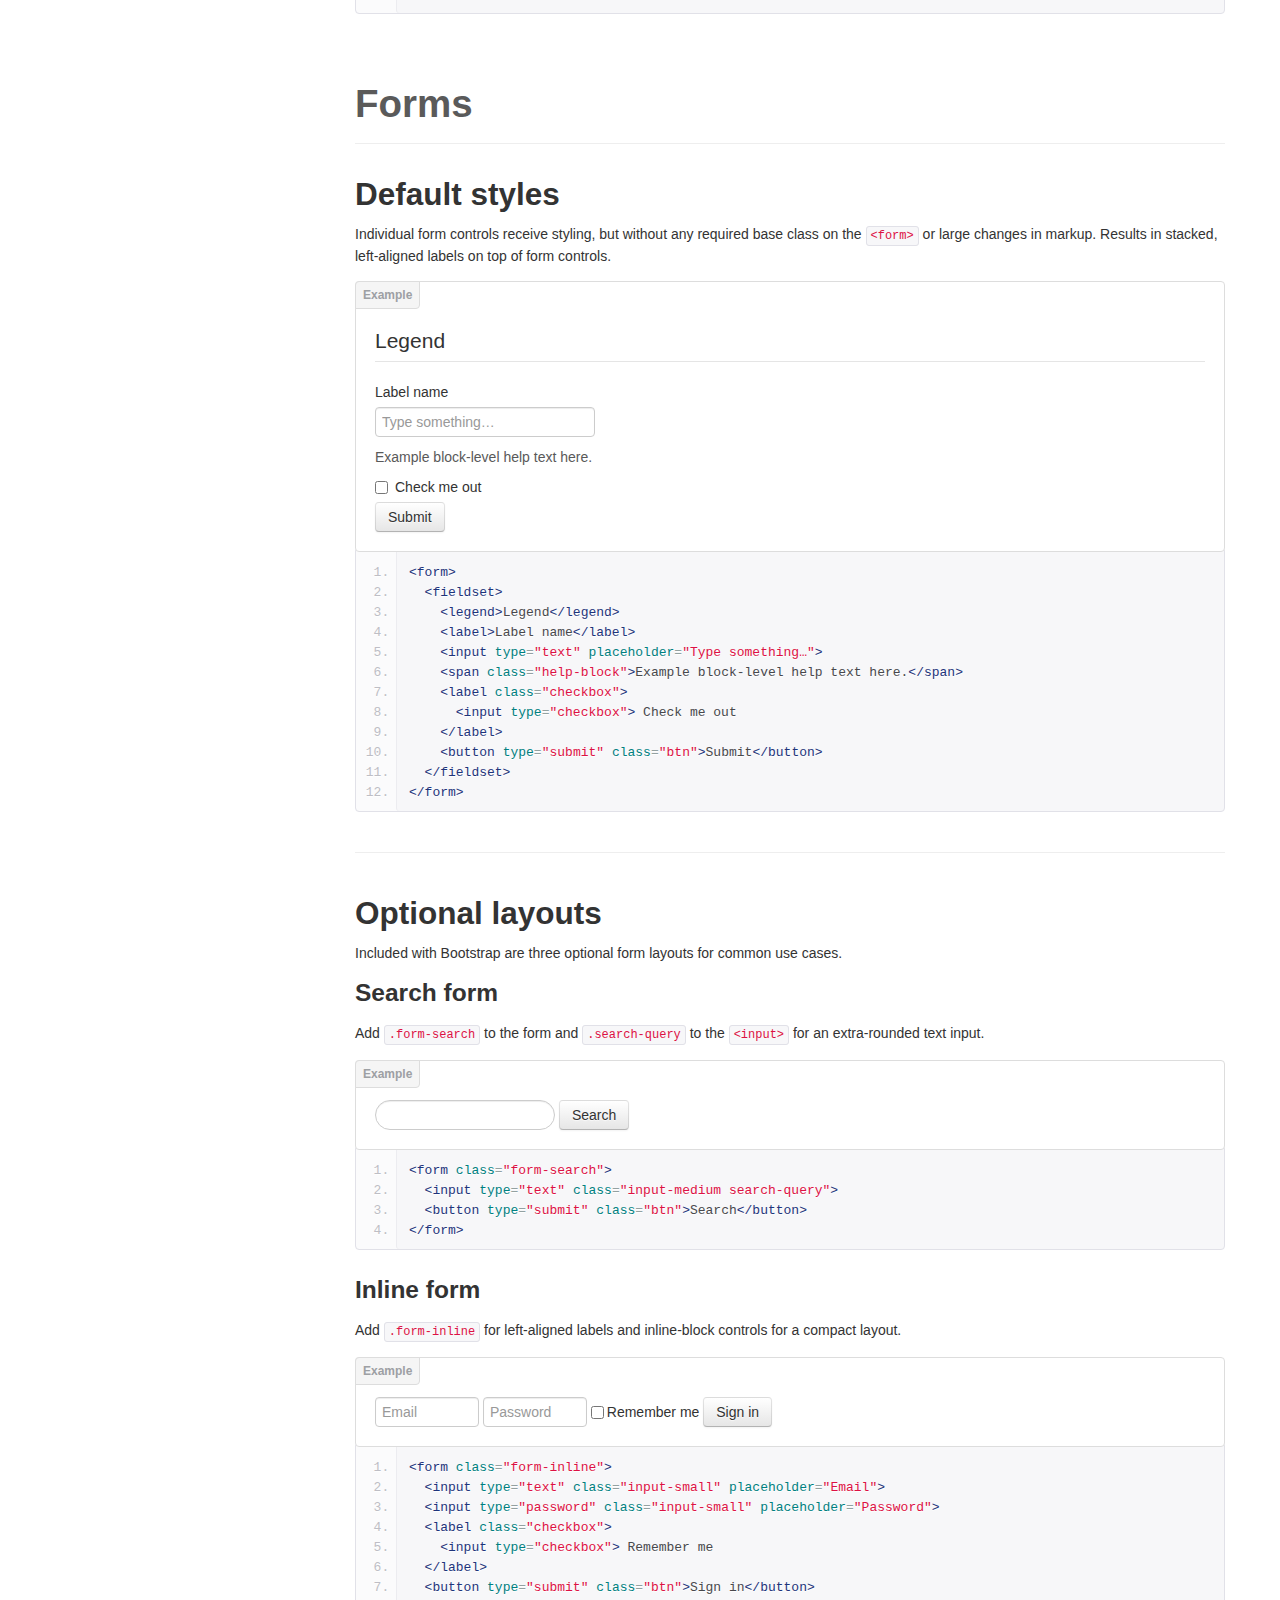
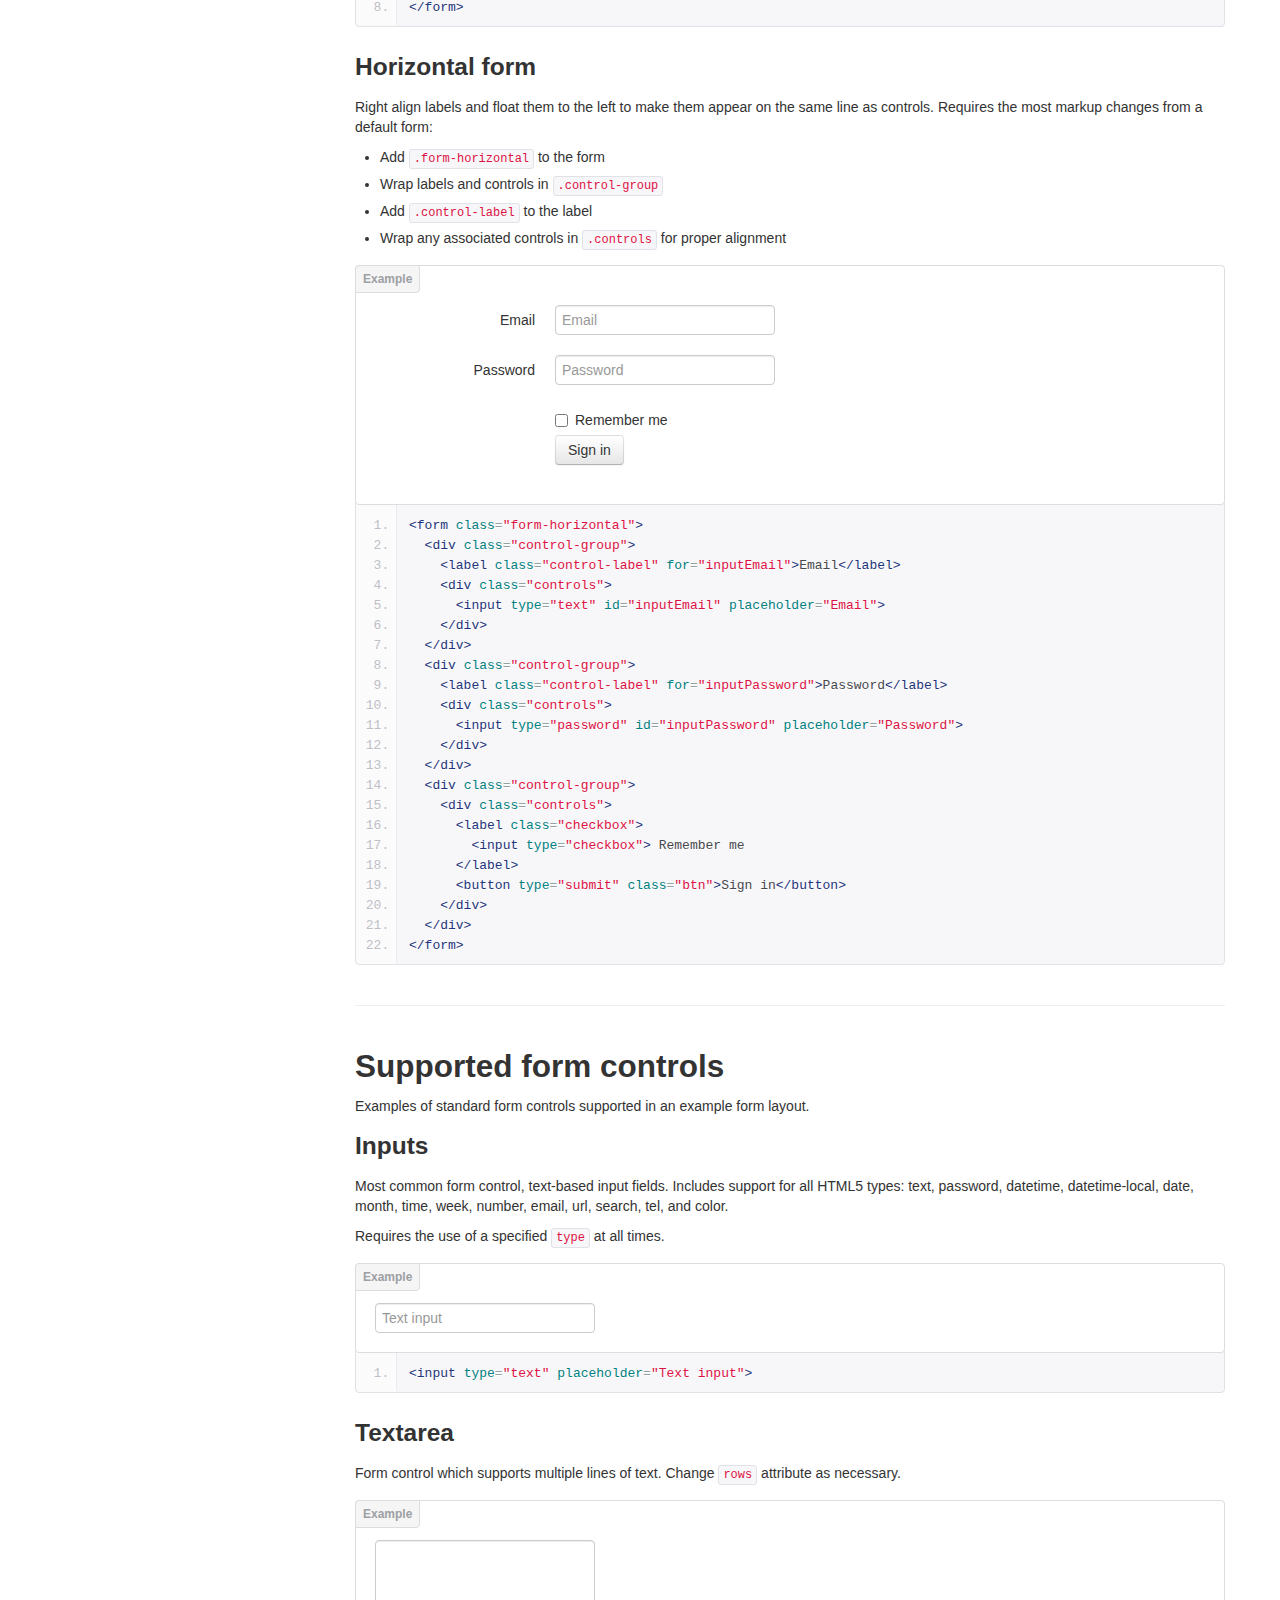
<file: sources/docs/base-css.html>
<!DOCTYPE html>
<html lang="en">
  <head>
    <meta charset="utf-8">
    <title>Base · Bootstrap</title>
    <meta name="viewport" content="width=device-width, initial-scale=1.0">
    <meta name="description" content="">
    <meta name="author" content="">

    <!-- Le styles -->
    <link href="assets/css/bootstrap.css" rel="stylesheet">
    <link href="assets/css/bootstrap-responsive.css" rel="stylesheet">
    <link href="assets/css/docs.css" rel="stylesheet">
    <link href="assets/js/google-code-prettify/prettify.css" rel="stylesheet">

    <!-- Le HTML5 shim, for IE6-8 support of HTML5 elements -->
    <!--[if lt IE 9]>
      <script src="assets/js/html5shiv.js"></script>
    <![endif]-->

    <!-- Le fav and touch icons -->
    <link rel="apple-touch-icon-precomposed" sizes="144x144" href="assets/ico/apple-touch-icon-144-precomposed.png">
    <link rel="apple-touch-icon-precomposed" sizes="114x114" href="assets/ico/apple-touch-icon-114-precomposed.png">
      <link rel="apple-touch-icon-precomposed" sizes="72x72" href="assets/ico/apple-touch-icon-72-precomposed.png">
                    <link rel="apple-touch-icon-precomposed" href="assets/ico/apple-touch-icon-57-precomposed.png">
                                   <link rel="shortcut icon" href="assets/ico/favicon.png">

    <script type="text/javascript">
      var _gaq = _gaq || [];
      _gaq.push(['_setAccount', 'UA-146052-10']);
      _gaq.push(['_trackPageview']);
      (function() {
        var ga = document.createElement('script'); ga.type = 'text/javascript'; ga.async = true;
        ga.src = ('https:' == document.location.protocol ? 'https://ssl' : 'http://www') + '.google-analytics.com/ga.js';
        var s = document.getElementsByTagName('script')[0]; s.parentNode.insertBefore(ga, s);
      })();
    </script>
  </head>

  <body data-spy="scroll" data-target=".bs-docs-sidebar">

    <!-- Navbar
    ================================================== -->
    <div class="navbar navbar-inverse navbar-fixed-top">
      <div class="navbar-inner">
        <div class="container">
          <button type="button" class="btn btn-navbar" data-toggle="collapse" data-target=".nav-collapse">
            <span class="icon-bar"></span>
            <span class="icon-bar"></span>
            <span class="icon-bar"></span>
          </button>
          <a class="brand" href="./index.html">Bootstrap</a>
          <div class="nav-collapse collapse">
            <ul class="nav">
              <li class="">
                <a href="./index.html">Home</a>
              </li>
              <li class="">
                <a href="./getting-started.html">Get started</a>
              </li>
              <li class="">
                <a href="./scaffolding.html">Scaffolding</a>
              </li>
              <li class="active">
                <a href="./base-css.html">Base CSS</a>
              </li>
              <li class="">
                <a href="./components.html">Components</a>
              </li>
              <li class="">
                <a href="./javascript.html">JavaScript</a>
              </li>
              <li class="">
                <a href="./customize.html">Customize</a>
              </li>
            </ul>
          </div>
        </div>
      </div>
    </div>

<!-- Subhead
================================================== -->
<header class="jumbotron subhead" id="overview">
  <div class="container">
    <h1>Base CSS</h1>
    <p class="lead">Fundamental HTML elements styled and enhanced with extensible classes.</p>
  </div>
</header>


  <div class="container">

    <!-- Docs nav
    ================================================== -->
    <div class="row">
      <div class="span3 bs-docs-sidebar">
        <ul class="nav nav-list bs-docs-sidenav">
          <li><a href="#typography"><i class="icon-chevron-right"></i> Typography</a></li>
          <li><a href="#code"><i class="icon-chevron-right"></i> Code</a></li>
          <li><a href="#tables"><i class="icon-chevron-right"></i> Tables</a></li>
          <li><a href="#forms"><i class="icon-chevron-right"></i> Forms</a></li>
          <li><a href="#buttons"><i class="icon-chevron-right"></i> Buttons</a></li>
          <li><a href="#images"><i class="icon-chevron-right"></i> Images</a></li>
          <li><a href="#icons"><i class="icon-chevron-right"></i> Icons by Glyphicons</a></li>
        </ul>
      </div>
      <div class="span9">



        <!-- Typography
        ================================================== -->
        <section id="typography">
          <div class="page-header">
            <h1>Typography</h1>
          </div>

          <h2 id="headings">Headings</h2>
          <p>All HTML headings, <code>&lt;h1&gt;</code> through <code>&lt;h6&gt;</code> are available.</p>
          <div class="bs-docs-example">
            <h1>h1. Heading 1</h1>
            <h2>h2. Heading 2</h2>
            <h3>h3. Heading 3</h3>
            <h4>h4. Heading 4</h4>
            <h5>h5. Heading 5</h5>
            <h6>h6. Heading 6</h6>
          </div>

          <h2 id="body-copy">Body copy</h2>
          <p>Bootstrap's global default <code>font-size</code> is <strong>14px</strong>, with a <code>line-height</code> of <strong>20px</strong>. This is applied to the <code>&lt;body&gt;</code> and all paragraphs. In addition, <code>&lt;p&gt;</code> (paragraphs) receive a bottom margin of half their line-height (10px by default).</p>
          <div class="bs-docs-example">
            <p>Nullam quis risus eget urna mollis ornare vel eu leo. Cum sociis natoque penatibus et magnis dis parturient montes, nascetur ridiculus mus. Nullam id dolor id nibh ultricies vehicula.</p>
            <p>Cum sociis natoque penatibus et magnis dis parturient montes, nascetur ridiculus mus. Donec ullamcorper nulla non metus auctor fringilla. Duis mollis, est non commodo luctus, nisi erat porttitor ligula, eget lacinia odio sem nec elit. Donec ullamcorper nulla non metus auctor fringilla.</p>
            <p>Maecenas sed diam eget risus varius blandit sit amet non magna. Donec id elit non mi porta gravida at eget metus. Duis mollis, est non commodo luctus, nisi erat porttitor ligula, eget lacinia odio sem nec elit.</p>
          </div>
          <pre class="prettyprint">&lt;p&gt;...&lt;/p&gt;</pre>

          <h3>Lead body copy</h3>
          <p>Make a paragraph stand out by adding <code>.lead</code>.</p>
          <div class="bs-docs-example">
            <p class="lead">Vivamus sagittis lacus vel augue laoreet rutrum faucibus dolor auctor. Duis mollis, est non commodo luctus.</p>
          </div>
          <pre class="prettyprint">&lt;p class="lead"&gt;...&lt;/p&gt;</pre>

          <h3>Built with Less</h3>
          <p>The typographic scale is based on two LESS variables in <strong>variables.less</strong>: <code>@baseFontSize</code> and <code>@baseLineHeight</code>. The first is the base font-size used throughout and the second is the base line-height. We use those variables and some simple math to create the margins, paddings, and line-heights of all our type and more. Customize them and Bootstrap adapts.</p>


          <hr class="bs-docs-separator">


          <h2 id="emphasis">Emphasis</h2>
          <p>Make use of HTML's default emphasis tags with lightweight styles.</p>

          <h3><code>&lt;small&gt;</code></h3>
          <p>For de-emphasizing inline or blocks of text, <small>use the small tag.</small></p>
          <div class="bs-docs-example">
            <p><small>This line of text is meant to be treated as fine print.</small></p>
          </div>
<pre class="prettyprint">
&lt;p&gt;
  &lt;small&gt;This line of text is meant to be treated as fine print.&lt;/small&gt;
&lt;/p&gt;
</pre>

          <h3>Bold</h3>
          <p>For emphasizing a snippet of text with a heavier font-weight.</p>
          <div class="bs-docs-example">
            <p>The following snippet of text is <strong>rendered as bold text</strong>.</p>
          </div>
          <pre class="prettyprint">&lt;strong&gt;rendered as bold text&lt;/strong&gt;</pre>

          <h3>Italics</h3>
          <p>For emphasizing a snippet of text with italics.</p>
          <div class="bs-docs-example">
            <p>The following snippet of text is <em>rendered as italicized text</em>.</p>
          </div>
          <pre class="prettyprint">&lt;em&gt;rendered as italicized text&lt;/em&gt;</pre>

          <p><span class="label label-info">Heads up!</span> Feel free to use <code>&lt;b&gt;</code> and <code>&lt;i&gt;</code> in HTML5. <code>&lt;b&gt;</code> is meant to highlight words or phrases without conveying additional importance while <code>&lt;i&gt;</code> is mostly for voice, technical terms, etc.</p>

          <h3>Alignment classes</h3>
          <p>Easily realign text to components with text alignment classes.</p>
          <div class="bs-docs-example">
            <p class="text-left">Left aligned text.</p>
            <p class="text-center">Center aligned text.</p>
            <p class="text-right">Right aligned text.</p>
          </div>
<pre class="prettyprint linenums">
&lt;p class="text-left"&gt;Left aligned text.&lt;/p&gt;
&lt;p class="text-center"&gt;Center aligned text.&lt;/p&gt;
&lt;p class="text-right"&gt;Right aligned text.&lt;/p&gt;
</pre>

          <h3>Emphasis classes</h3>
          <p>Convey meaning through color with a handful of emphasis utility classes.</p>
          <div class="bs-docs-example">
            <p class="muted">Fusce dapibus, tellus ac cursus commodo, tortor mauris nibh.</p>
            <p class="text-warning">Etiam porta sem malesuada magna mollis euismod.</p>
            <p class="text-error">Donec ullamcorper nulla non metus auctor fringilla.</p>
            <p class="text-info">Aenean eu leo quam. Pellentesque ornare sem lacinia quam venenatis.</p>
            <p class="text-success">Duis mollis, est non commodo luctus, nisi erat porttitor ligula.</p>
          </div>
<pre class="prettyprint linenums">
&lt;p class="muted"&gt;Fusce dapibus, tellus ac cursus commodo, tortor mauris nibh.&lt;/p&gt;
&lt;p class="text-warning"&gt;Etiam porta sem malesuada magna mollis euismod.&lt;/p&gt;
&lt;p class="text-error"&gt;Donec ullamcorper nulla non metus auctor fringilla.&lt;/p&gt;
&lt;p class="text-info"&gt;Aenean eu leo quam. Pellentesque ornare sem lacinia quam venenatis.&lt;/p&gt;
&lt;p class="text-success"&gt;Duis mollis, est non commodo luctus, nisi erat porttitor ligula.&lt;/p&gt;
</pre>


          <hr class="bs-docs-separator">


          <h2 id="abbreviations">Abbreviations</h2>
          <p>Stylized implementation of HTML's <code>&lt;abbr&gt;</code> element for abbreviations and acronyms to show the expanded version on hover. Abbreviations with a <code>title</code> attribute have a light dotted bottom border and a help cursor on hover, providing additional context on hover.</p>

          <h3><code>&lt;abbr&gt;</code></h3>
          <p>For expanded text on long hover of an abbreviation, include the <code>title</code> attribute.</p>
          <div class="bs-docs-example">
            <p>An abbreviation of the word attribute is <abbr title="attribute">attr</abbr>.</p>
          </div>
          <pre class="prettyprint">&lt;abbr title="attribute"&gt;attr&lt;/abbr&gt;</pre>

          <h3><code>&lt;abbr class="initialism"&gt;</code></h3>
          <p>Add <code>.initialism</code> to an abbreviation for a slightly smaller font-size.</p>
          <div class="bs-docs-example">
            <p><abbr title="HyperText Markup Language" class="initialism">HTML</abbr> is the best thing since sliced bread.</p>
          </div>
          <pre class="prettyprint">&lt;abbr title="HyperText Markup Language" class="initialism"&gt;HTML&lt;/abbr&gt;</pre>


          <hr class="bs-docs-separator">


          <h2 id="addresses">Addresses</h2>
          <p>Present contact information for the nearest ancestor or the entire body of work.</p>

          <h3><code>&lt;address&gt;</code></h3>
          <p>Preserve formatting by ending all lines with <code>&lt;br&gt;</code>.</p>
          <div class="bs-docs-example">
            <address>
              <strong>Twitter, Inc.</strong><br>
              795 Folsom Ave, Suite 600<br>
              San Francisco, CA 94107<br>
              <abbr title="Phone">P:</abbr> (123) 456-7890
            </address>
            <address>
              <strong>Full Name</strong><br>
              <a href="mailto:#">first.last@example.com</a>
            </address>
          </div>
<pre class="prettyprint linenums">
&lt;address&gt;
  &lt;strong&gt;Twitter, Inc.&lt;/strong&gt;&lt;br&gt;
  795 Folsom Ave, Suite 600&lt;br&gt;
  San Francisco, CA 94107&lt;br&gt;
  &lt;abbr title="Phone"&gt;P:&lt;/abbr&gt; (123) 456-7890
&lt;/address&gt;

&lt;address&gt;
  &lt;strong&gt;Full Name&lt;/strong&gt;&lt;br&gt;
  &lt;a href="mailto:#"&gt;first.last@example.com&lt;/a&gt;
&lt;/address&gt;
</pre>


          <hr class="bs-docs-separator">


          <h2 id="blockquotes">Blockquotes</h2>
          <p>For quoting blocks of content from another source within your document.</p>

          <h3>Default blockquote</h3>
          <p>Wrap <code>&lt;blockquote&gt;</code> around any <abbr title="HyperText Markup Language">HTML</abbr> as the quote. For straight quotes we recommend a <code>&lt;p&gt;</code>.</p>
          <div class="bs-docs-example">
            <blockquote>
              <p>Lorem ipsum dolor sit amet, consectetur adipiscing elit. Integer posuere erat a ante.</p>
            </blockquote>
          </div>
<pre class="prettyprint linenums">
&lt;blockquote&gt;
  &lt;p&gt;Lorem ipsum dolor sit amet, consectetur adipiscing elit. Integer posuere erat a ante.&lt;/p&gt;
&lt;/blockquote&gt;
</pre>

          <h3>Blockquote options</h3>
          <p>Style and content changes for simple variations on a standard blockquote.</p>

          <h4>Naming a source</h4>
          <p>Add <code>&lt;small&gt;</code> tag for identifying the source. Wrap the name of the source work in <code>&lt;cite&gt;</code>.</p>
          <div class="bs-docs-example">
            <blockquote>
              <p>Lorem ipsum dolor sit amet, consectetur adipiscing elit. Integer posuere erat a ante.</p>
              <small>Someone famous in <cite title="Source Title">Source Title</cite></small>
            </blockquote>
          </div>
<pre class="prettyprint linenums">
&lt;blockquote&gt;
  &lt;p&gt;Lorem ipsum dolor sit amet, consectetur adipiscing elit. Integer posuere erat a ante.&lt;/p&gt;
  &lt;small&gt;Someone famous &lt;cite title="Source Title"&gt;Source Title&lt;/cite&gt;&lt;/small&gt;
&lt;/blockquote&gt;
</pre>

          <h4>Alternate displays</h4>
          <p>Use <code>.pull-right</code> for a floated, right-aligned blockquote.</p>
          <div class="bs-docs-example" style="overflow: hidden;">
            <blockquote class="pull-right">
              <p>Lorem ipsum dolor sit amet, consectetur adipiscing elit. Integer posuere erat a ante.</p>
              <small>Someone famous in <cite title="Source Title">Source Title</cite></small>
            </blockquote>
          </div>
<pre class="prettyprint linenums">
&lt;blockquote class="pull-right"&gt;
  ...
&lt;/blockquote&gt;
</pre>


          <hr class="bs-docs-separator">


          <!-- Lists -->
          <h2 id="lists">Lists</h2>

          <h3>Unordered</h3>
          <p>A list of items in which the order does <em>not</em> explicitly matter.</p>
          <div class="bs-docs-example">
            <ul>
              <li>Lorem ipsum dolor sit amet</li>
              <li>Consectetur adipiscing elit</li>
              <li>Integer molestie lorem at massa</li>
              <li>Facilisis in pretium nisl aliquet</li>
              <li>Nulla volutpat aliquam velit
                <ul>
                  <li>Phasellus iaculis neque</li>
                  <li>Purus sodales ultricies</li>
                  <li>Vestibulum laoreet porttitor sem</li>
                  <li>Ac tristique libero volutpat at</li>
                </ul>
              </li>
              <li>Faucibus porta lacus fringilla vel</li>
              <li>Aenean sit amet erat nunc</li>
              <li>Eget porttitor lorem</li>
            </ul>
          </div>
<pre class="prettyprint linenums">
&lt;ul&gt;
  &lt;li&gt;...&lt;/li&gt;
&lt;/ul&gt;
</pre>

          <h3>Ordered</h3>
          <p>A list of items in which the order <em>does</em> explicitly matter.</p>
          <div class="bs-docs-example">
            <ol>
              <li>Lorem ipsum dolor sit amet</li>
              <li>Consectetur adipiscing elit</li>
              <li>Integer molestie lorem at massa</li>
              <li>Facilisis in pretium nisl aliquet</li>
              <li>Nulla volutpat aliquam velit</li>
              <li>Faucibus porta lacus fringilla vel</li>
              <li>Aenean sit amet erat nunc</li>
              <li>Eget porttitor lorem</li>
            </ol>
          </div>
<pre class="prettyprint linenums">
&lt;ol&gt;
  &lt;li&gt;...&lt;/li&gt;
&lt;/ol&gt;
</pre>

        <h3>Unstyled</h3>
        <p>Remove the default <code>list-style</code> and left padding on list items (immediate children only).</p>
        <div class="bs-docs-example">
          <ul class="unstyled">
            <li>Lorem ipsum dolor sit amet</li>
            <li>Consectetur adipiscing elit</li>
            <li>Integer molestie lorem at massa</li>
            <li>Facilisis in pretium nisl aliquet</li>
            <li>Nulla volutpat aliquam velit
              <ul>
                <li>Phasellus iaculis neque</li>
                <li>Purus sodales ultricies</li>
                <li>Vestibulum laoreet porttitor sem</li>
                <li>Ac tristique libero volutpat at</li>
              </ul>
            </li>
            <li>Faucibus porta lacus fringilla vel</li>
            <li>Aenean sit amet erat nunc</li>
            <li>Eget porttitor lorem</li>
          </ul>
        </div>
<pre class="prettyprint linenums">
&lt;ul class="unstyled"&gt;
  &lt;li&gt;...&lt;/li&gt;
&lt;/ul&gt;
</pre>

        <h3>Inline</h3>
        <p>Place all list items on a single line with <code>inline-block</code> and some light padding.</p>
        <div class="bs-docs-example">
          <ul class="inline">
            <li>Lorem ipsum</li>
            <li>Phasellus iaculis</li>
            <li>Nulla volutpat</li>
          </ul>
        </div>
<pre class="prettyprint linenums">
&lt;ul class="inline"&gt;
  &lt;li&gt;...&lt;/li&gt;
&lt;/ul&gt;
</pre>

        <h3>Description</h3>
        <p>A list of terms with their associated descriptions.</p>
        <div class="bs-docs-example">
          <dl>
            <dt>Description lists</dt>
            <dd>A description list is perfect for defining terms.</dd>
            <dt>Euismod</dt>
            <dd>Vestibulum id ligula porta felis euismod semper eget lacinia odio sem nec elit.</dd>
            <dd>Donec id elit non mi porta gravida at eget metus.</dd>
            <dt>Malesuada porta</dt>
            <dd>Etiam porta sem malesuada magna mollis euismod.</dd>
          </dl>
        </div>
<pre class="prettyprint linenums">
&lt;dl&gt;
  &lt;dt&gt;...&lt;/dt&gt;
  &lt;dd&gt;...&lt;/dd&gt;
&lt;/dl&gt;
</pre>

        <h4>Horizontal description</h4>
        <p>Make terms and descriptions in <code>&lt;dl&gt;</code> line up side-by-side.</p>
        <div class="bs-docs-example">
          <dl class="dl-horizontal">
            <dt>Description lists</dt>
            <dd>A description list is perfect for defining terms.</dd>
            <dt>Euismod</dt>
            <dd>Vestibulum id ligula porta felis euismod semper eget lacinia odio sem nec elit.</dd>
            <dd>Donec id elit non mi porta gravida at eget metus.</dd>
            <dt>Malesuada porta</dt>
            <dd>Etiam porta sem malesuada magna mollis euismod.</dd>
            <dt>Felis euismod semper eget lacinia</dt>
            <dd>Fusce dapibus, tellus ac cursus commodo, tortor mauris condimentum nibh, ut fermentum massa justo sit amet risus.</dd>
          </dl>
        </div>
<pre class="prettyprint linenums">
&lt;dl class="dl-horizontal"&gt;
  &lt;dt&gt;...&lt;/dt&gt;
  &lt;dd&gt;...&lt;/dd&gt;
&lt;/dl&gt;
</pre>
        <p>
          <span class="label label-info">Heads up!</span>
          Horizontal description lists will truncate terms that are too long to fit in the left column fix <code>text-overflow</code>. In narrower viewports, they will change to the default stacked layout.
        </p>
      </section>



        <!-- Code
        ================================================== -->
        <section id="code">
          <div class="page-header">
            <h1>Code</h1>
          </div>

          <h2>Inline</h2>
          <p>Wrap inline snippets of code with <code>&lt;code&gt;</code>.</p>
<div class="bs-docs-example">
  For example, <code>&lt;section&gt;</code> should be wrapped as inline.
</div>
<pre class="prettyprint linenums">
For example, &lt;code&gt;&amp;lt;section&amp;gt;&lt;/code&gt; should be wrapped as inline.
</pre>

          <h2>Basic block</h2>
          <p>Use <code>&lt;pre&gt;</code> for multiple lines of code. Be sure to escape any angle brackets in the code for proper rendering.</p>
<div class="bs-docs-example">
  <pre>&lt;p&gt;Sample text here...&lt;/p&gt;</pre>
</div>
<pre class="prettyprint linenums" style="margin-bottom: 9px;">
&lt;pre&gt;
  &amp;lt;p&amp;gt;Sample text here...&amp;lt;/p&amp;gt;
&lt;/pre&gt;
</pre>
          <p><span class="label label-info">Heads up!</span> Be sure to keep code within <code>&lt;pre&gt;</code> tags as close to the left as possible; it will render all tabs.</p>
          <p>You may optionally add the <code>.pre-scrollable</code> class which will set a max-height of 350px and provide a y-axis scrollbar.</p>
        </section>



        <!-- Tables
        ================================================== -->
        <section id="tables">
          <div class="page-header">
            <h1>Tables</h1>
          </div>

          <h2>Default styles</h2>
          <p>For basic styling&mdash;light padding and only horizontal dividers&mdash;add the base class <code>.table</code> to any <code>&lt;table&gt;</code>.</p>
          <div class="bs-docs-example">
            <table class="table">
              <thead>
                <tr>
                  <th>#</th>
                  <th>First Name</th>
                  <th>Last Name</th>
                  <th>Username</th>
                </tr>
              </thead>
              <tbody>
                <tr>
                  <td>1</td>
                  <td>Mark</td>
                  <td>Otto</td>
                  <td>@mdo</td>
                </tr>
                <tr>
                  <td>2</td>
                  <td>Jacob</td>
                  <td>Thornton</td>
                  <td>@fat</td>
                </tr>
                <tr>
                  <td>3</td>
                  <td>Larry</td>
                  <td>the Bird</td>
                  <td>@twitter</td>
                </tr>
              </tbody>
            </table>
          </div>
<pre class="prettyprint linenums">
&lt;table class="table"&gt;
  …
&lt;/table&gt;
</pre>


          <hr class="bs-docs-separator">


          <h2>Optional classes</h2>
          <p>Add any of the following classes to the <code>.table</code> base class.</p>

          <h3><code>.table-striped</code></h3>
          <p>Adds zebra-striping to any table row within the <code>&lt;tbody&gt;</code> via the <code>:nth-child</code> CSS selector (not available in IE7-8).</p>
          <div class="bs-docs-example">
            <table class="table table-striped">
              <thead>
                <tr>
                  <th>#</th>
                  <th>First Name</th>
                  <th>Last Name</th>
                  <th>Username</th>
                </tr>
              </thead>
              <tbody>
                <tr>
                  <td>1</td>
                  <td>Mark</td>
                  <td>Otto</td>
                  <td>@mdo</td>
                </tr>
                <tr>
                  <td>2</td>
                  <td>Jacob</td>
                  <td>Thornton</td>
                  <td>@fat</td>
                </tr>
                <tr>
                  <td>3</td>
                  <td>Larry</td>
                  <td>the Bird</td>
                  <td>@twitter</td>
                </tr>
              </tbody>
            </table>
          </div>
<pre class="prettyprint linenums" style="margin-bottom: 18px;">
&lt;table class="table table-striped"&gt;
  …
&lt;/table&gt;
</pre>

          <h3><code>.table-bordered</code></h3>
          <p>Add borders and rounded corners to the table.</p>
          <div class="bs-docs-example">
            <table class="table table-bordered">
              <thead>
                <tr>
                  <th>#</th>
                  <th>First Name</th>
                  <th>Last Name</th>
                  <th>Username</th>
                </tr>
              </thead>
              <tbody>
                <tr>
                  <td rowspan="2">1</td>
                  <td>Mark</td>
                  <td>Otto</td>
                  <td>@mdo</td>
                </tr>
                <tr>
                  <td>Mark</td>
                  <td>Otto</td>
                  <td>@TwBootstrap</td>
                </tr>
                <tr>
                  <td>2</td>
                  <td>Jacob</td>
                  <td>Thornton</td>
                  <td>@fat</td>
                </tr>
                <tr>
                  <td>3</td>
                  <td colspan="2">Larry the Bird</td>
                  <td>@twitter</td>
                </tr>
              </tbody>
            </table>
          </div>
<pre class="prettyprint linenums">
&lt;table class="table table-bordered"&gt;
  …
&lt;/table&gt;
</pre>

          <h3><code>.table-hover</code></h3>
          <p>Enable a hover state on table rows within a <code>&lt;tbody&gt;</code>.</p>
          <div class="bs-docs-example">
            <table class="table table-hover">
              <thead>
                <tr>
                  <th>#</th>
                  <th>First Name</th>
                  <th>Last Name</th>
                  <th>Username</th>
                </tr>
              </thead>
              <tbody>
                <tr>
                  <td>1</td>
                  <td>Mark</td>
                  <td>Otto</td>
                  <td>@mdo</td>
                </tr>
                <tr>
                  <td>2</td>
                  <td>Jacob</td>
                  <td>Thornton</td>
                  <td>@fat</td>
                </tr>
                <tr>
                  <td>3</td>
                  <td colspan="2">Larry the Bird</td>
                  <td>@twitter</td>
                </tr>
              </tbody>
            </table>
          </div>
<pre class="prettyprint linenums" style="margin-bottom: 18px;">
&lt;table class="table table-hover"&gt;
  …
&lt;/table&gt;
</pre>

          <h3><code>.table-condensed</code></h3>
          <p>Makes tables more compact by cutting cell padding in half.</p>
          <div class="bs-docs-example">
            <table class="table table-condensed">
              <thead>
                <tr>
                  <th>#</th>
                  <th>First Name</th>
                  <th>Last Name</th>
                  <th>Username</th>
                </tr>
              </thead>
              <tbody>
                <tr>
                  <td>1</td>
                  <td>Mark</td>
                  <td>Otto</td>
                  <td>@mdo</td>
                </tr>
                <tr>
                  <td>2</td>
                  <td>Jacob</td>
                  <td>Thornton</td>
                  <td>@fat</td>
                </tr>
                <tr>
                  <td>3</td>
                  <td colspan="2">Larry the Bird</td>
                  <td>@twitter</td>
                </tr>
              </tbody>
            </table>
          </div>
<pre class="prettyprint linenums" style="margin-bottom: 18px;">
&lt;table class="table table-condensed"&gt;
  …
&lt;/table&gt;
</pre>


          <hr class="bs-docs-separator">


          <h2>Optional row classes</h2>
          <p>Use contextual classes to color table rows.</p>
          <table class="table table-bordered table-striped">
            <colgroup>
              <col class="span1">
              <col class="span7">
            </colgroup>
            <thead>
              <tr>
                <th>Class</th>
                <th>Description</th>
              </tr>
            </thead>
            <tbody>
              <tr>
                <td>
                  <code>.success</code>
                </td>
                <td>Indicates a successful or positive action.</td>
              </tr>
              <tr>
                <td>
                  <code>.error</code>
                </td>
                <td>Indicates a dangerous or potentially negative action.</td>
              </tr>
              <tr>
                <td>
                  <code>.warning</code>
                </td>
                <td>Indicates a warning that might need attention.</td>
              </tr>
              <tr>
                <td>
                  <code>.info</code>
                </td>
                <td>Used as an alternative to the default styles.</td>
              </tr>
            </tbody>
          </table>
          <div class="bs-docs-example">
            <table class="table">
              <thead>
                <tr>
                  <th>#</th>
                  <th>Product</th>
                  <th>Payment Taken</th>
                  <th>Status</th>
                </tr>
              </thead>
              <tbody>
                <tr class="success">
                  <td>1</td>
                  <td>TB - Monthly</td>
                  <td>01/04/2012</td>
                  <td>Approved</td>
                </tr>
                <tr class="error">
                  <td>2</td>
                  <td>TB - Monthly</td>
                  <td>02/04/2012</td>
                  <td>Declined</td>
                </tr>
                <tr class="warning">
                  <td>3</td>
                  <td>TB - Monthly</td>
                  <td>03/04/2012</td>
                  <td>Pending</td>
                </tr>
                <tr class="info">
                  <td>4</td>
                  <td>TB - Monthly</td>
                  <td>04/04/2012</td>
                  <td>Call in to confirm</td>
                </tr>
              </tbody>
            </table>
          </div>
<pre class="prettyprint linenums">
...
  &lt;tr class="success"&gt;
    &lt;td&gt;1&lt;/td&gt;
    &lt;td&gt;TB - Monthly&lt;/td&gt;
    &lt;td&gt;01/04/2012&lt;/td&gt;
    &lt;td&gt;Approved&lt;/td&gt;
  &lt;/tr&gt;
...
</pre>


          <hr class="bs-docs-separator">


          <h2>Supported table markup</h2>
          <p>List of supported table HTML elements and how they should be used.</p>
          <table class="table table-bordered table-striped">
            <colgroup>
              <col class="span1">
              <col class="span7">
            </colgroup>
            <thead>
              <tr>
                <th>Tag</th>
                <th>Description</th>
              </tr>
            </thead>
            <tbody>
              <tr>
                <td>
                  <code>&lt;table&gt;</code>
                </td>
                <td>
                  Wrapping element for displaying data in a tabular format
                </td>
              </tr>
              <tr>
                <td>
                  <code>&lt;thead&gt;</code>
                </td>
                <td>
                  Container element for table header rows (<code>&lt;tr&gt;</code>) to label table columns
                </td>
              </tr>
              <tr>
                <td>
                  <code>&lt;tbody&gt;</code>
                </td>
                <td>
                  Container element for table rows (<code>&lt;tr&gt;</code>) in the body of the table
                </td>
              </tr>
              <tr>
                <td>
                  <code>&lt;tr&gt;</code>
                </td>
                <td>
                  Container element for a set of table cells (<code>&lt;td&gt;</code> or <code>&lt;th&gt;</code>) that appears on a single row
                </td>
              </tr>
              <tr>
                <td>
                  <code>&lt;td&gt;</code>
                </td>
                <td>
                  Default table cell
                </td>
              </tr>
              <tr>
                <td>
                  <code>&lt;th&gt;</code>
                </td>
                <td>
                  Special table cell for column (or row, depending on scope and placement) labels
                </td>
              </tr>
              <tr>
                <td>
                  <code>&lt;caption&gt;</code>
                </td>
                <td>
                  Description or summary of what the table holds, especially useful for screen readers
                </td>
              </tr>
            </tbody>
          </table>
<pre class="prettyprint linenums">
&lt;table&gt;
  &lt;caption&gt;...&lt;/caption&gt;
  &lt;thead&gt;
    &lt;tr&gt;
      &lt;th&gt;...&lt;/th&gt;
      &lt;th&gt;...&lt;/th&gt;
    &lt;/tr&gt;
  &lt;/thead&gt;
  &lt;tbody&gt;
    &lt;tr&gt;
      &lt;td&gt;...&lt;/td&gt;
      &lt;td&gt;...&lt;/td&gt;
    &lt;/tr&gt;
  &lt;/tbody&gt;
&lt;/table&gt;
</pre>

        </section>



        <!-- Forms
        ================================================== -->
        <section id="forms">
          <div class="page-header">
            <h1>Forms</h1>
          </div>

          <h2>Default styles</h2>
          <p>Individual form controls receive styling, but without any required base class on the <code>&lt;form&gt;</code> or large changes in markup. Results in stacked, left-aligned labels on top of form controls.</p>
          <form class="bs-docs-example">
            <fieldset>
              <legend>Legend</legend>
              <label>Label name</label>
              <input type="text" placeholder="Type something…">
              <span class="help-block">Example block-level help text here.</span>
              <label class="checkbox">
                <input type="checkbox"> Check me out
              </label>
              <button type="submit" class="btn">Submit</button>
            </fieldset>
          </form>
<pre class="prettyprint linenums">
&lt;form&gt;
  &lt;fieldset&gt;
    &lt;legend&gt;Legend&lt;/legend&gt;
    &lt;label&gt;Label name&lt;/label&gt;
    &lt;input type="text" placeholder="Type something…"&gt;
    &lt;span class="help-block"&gt;Example block-level help text here.&lt;/span&gt;
    &lt;label class="checkbox"&gt;
      &lt;input type="checkbox"&gt; Check me out
    &lt;/label&gt;
    &lt;button type="submit" class="btn"&gt;Submit&lt;/button&gt;
  &lt;/fieldset&gt;
&lt;/form&gt;
</pre>


          <hr class="bs-docs-separator">


          <h2>Optional layouts</h2>
          <p>Included with Bootstrap are three optional form layouts for common use cases.</p>

          <h3>Search form</h3>
          <p>Add <code>.form-search</code> to the form and <code>.search-query</code> to the <code>&lt;input&gt;</code> for an extra-rounded text input.</p>
          <form class="bs-docs-example form-search">
            <input type="text" class="input-medium search-query">
            <button type="submit" class="btn">Search</button>
          </form>
<pre class="prettyprint linenums">
&lt;form class="form-search"&gt;
  &lt;input type="text" class="input-medium search-query"&gt;
  &lt;button type="submit" class="btn"&gt;Search&lt;/button&gt;
&lt;/form&gt;
</pre>

          <h3>Inline form</h3>
          <p>Add <code>.form-inline</code> for left-aligned labels and inline-block controls for a compact layout.</p>
          <form class="bs-docs-example form-inline">
            <input type="text" class="input-small" placeholder="Email">
            <input type="password" class="input-small" placeholder="Password">
            <label class="checkbox">
              <input type="checkbox"> Remember me
            </label>
            <button type="submit" class="btn">Sign in</button>
          </form>
<pre class="prettyprint linenums">
&lt;form class="form-inline"&gt;
  &lt;input type="text" class="input-small" placeholder="Email"&gt;
  &lt;input type="password" class="input-small" placeholder="Password"&gt;
  &lt;label class="checkbox"&gt;
    &lt;input type="checkbox"&gt; Remember me
  &lt;/label&gt;
  &lt;button type="submit" class="btn"&gt;Sign in&lt;/button&gt;
&lt;/form&gt;
</pre>

          <h3>Horizontal form</h3>
          <p>Right align labels and float them to the left to make them appear on the same line as controls. Requires the most markup changes from a default form:</p>
          <ul>
            <li>Add <code>.form-horizontal</code> to the form</li>
            <li>Wrap labels and controls in <code>.control-group</code></li>
            <li>Add <code>.control-label</code> to the label</li>
            <li>Wrap any associated controls in <code>.controls</code> for proper alignment</li>
          </ul>
          <form class="bs-docs-example form-horizontal">
            <div class="control-group">
              <label class="control-label" for="inputEmail">Email</label>
              <div class="controls">
                <input type="text" id="inputEmail" placeholder="Email">
              </div>
            </div>
            <div class="control-group">
              <label class="control-label" for="inputPassword">Password</label>
              <div class="controls">
                <input type="password" id="inputPassword" placeholder="Password">
              </div>
            </div>
            <div class="control-group">
              <div class="controls">
                <label class="checkbox">
                  <input type="checkbox"> Remember me
                </label>
                <button type="submit" class="btn">Sign in</button>
              </div>
            </div>
          </form>
<pre class="prettyprint linenums">
&lt;form class="form-horizontal"&gt;
  &lt;div class="control-group"&gt;
    &lt;label class="control-label" for="inputEmail"&gt;Email&lt;/label&gt;
    &lt;div class="controls"&gt;
      &lt;input type="text" id="inputEmail" placeholder="Email"&gt;
    &lt;/div&gt;
  &lt;/div&gt;
  &lt;div class="control-group"&gt;
    &lt;label class="control-label" for="inputPassword"&gt;Password&lt;/label&gt;
    &lt;div class="controls"&gt;
      &lt;input type="password" id="inputPassword" placeholder="Password"&gt;
    &lt;/div&gt;
  &lt;/div&gt;
  &lt;div class="control-group"&gt;
    &lt;div class="controls"&gt;
      &lt;label class="checkbox"&gt;
        &lt;input type="checkbox"&gt; Remember me
      &lt;/label&gt;
      &lt;button type="submit" class="btn"&gt;Sign in&lt;/button&gt;
    &lt;/div&gt;
  &lt;/div&gt;
&lt;/form&gt;
</pre>


          <hr class="bs-docs-separator">


          <h2>Supported form controls</h2>
          <p>Examples of standard form controls supported in an example form layout.</p>

          <h3>Inputs</h3>
          <p>Most common form control, text-based input fields. Includes support for all HTML5 types: text, password, datetime, datetime-local, date, month, time, week, number, email, url, search, tel, and color.</p>
          <p>Requires the use of a specified <code>type</code> at all times.</p>
          <form class="bs-docs-example form-inline">
            <input type="text" placeholder="Text input">
          </form>
<pre class="prettyprint linenums">
&lt;input type="text" placeholder="Text input"&gt;
</pre>

          <h3>Textarea</h3>
          <p>Form control which supports multiple lines of text. Change <code>rows</code> attribute as necessary.</p>
          <form class="bs-docs-example form-inline">
            <textarea rows="3"></textarea>
          </form>
<pre class="prettyprint linenums">
&lt;textarea rows="3"&gt;&lt;/textarea&gt;
</pre>

          <h3>Checkboxes and radios</h3>
          <p>Checkboxes are for selecting one or several options in a list while radios are for selecting one option from many.</p>
          <h4>Default (stacked)</h4>
          <form class="bs-docs-example">
            <label class="checkbox">
              <input type="checkbox" value="">
              Option one is this and that&mdash;be sure to include why it's great
            </label>
            <br>
            <label class="radio">
              <input type="radio" name="optionsRadios" id="optionsRadios1" value="option1" checked>
              Option one is this and that&mdash;be sure to include why it's great
            </label>
            <label class="radio">
              <input type="radio" name="optionsRadios" id="optionsRadios2" value="option2">
              Option two can be something else and selecting it will deselect option one
            </label>
          </form>
<pre class="prettyprint linenums">
&lt;label class="checkbox"&gt;
  &lt;input type="checkbox" value=""&gt;
  Option one is this and that&mdash;be sure to include why it's great
&lt;/label&gt;

&lt;label class="radio"&gt;
  &lt;input type="radio" name="optionsRadios" id="optionsRadios1" value="option1" checked&gt;
  Option one is this and that&mdash;be sure to include why it's great
&lt;/label&gt;
&lt;label class="radio"&gt;
  &lt;input type="radio" name="optionsRadios" id="optionsRadios2" value="option2"&gt;
  Option two can be something else and selecting it will deselect option one
&lt;/label&gt;
</pre>

          <h4>Inline checkboxes</h4>
          <p>Add the <code>.inline</code> class to a series of checkboxes or radios for controls appear on the same line.</p>
          <form class="bs-docs-example">
            <label class="checkbox inline">
              <input type="checkbox" id="inlineCheckbox1" value="option1"> 1
            </label>
            <label class="checkbox inline">
              <input type="checkbox" id="inlineCheckbox2" value="option2"> 2
            </label>
            <label class="checkbox inline">
              <input type="checkbox" id="inlineCheckbox3" value="option3"> 3
            </label>
          </form>
<pre class="prettyprint linenums">
&lt;label class="checkbox inline"&gt;
  &lt;input type="checkbox" id="inlineCheckbox1" value="option1"&gt; 1
&lt;/label&gt;
&lt;label class="checkbox inline"&gt;
  &lt;input type="checkbox" id="inlineCheckbox2" value="option2"&gt; 2
&lt;/label&gt;
&lt;label class="checkbox inline"&gt;
  &lt;input type="checkbox" id="inlineCheckbox3" value="option3"&gt; 3
&lt;/label&gt;
</pre>

          <h3>Selects</h3>
          <p>Use the default option or specify a <code>multiple="multiple"</code> to show multiple options at once.</p>
          <form class="bs-docs-example">
            <select>
              <option>1</option>
              <option>2</option>
              <option>3</option>
              <option>4</option>
              <option>5</option>
            </select>
            <br>
            <select multiple="multiple">
              <option>1</option>
              <option>2</option>
              <option>3</option>
              <option>4</option>
              <option>5</option>
            </select>
          </form>
<pre class="prettyprint linenums">
&lt;select&gt;
  &lt;option&gt;1&lt;/option&gt;
  &lt;option&gt;2&lt;/option&gt;
  &lt;option&gt;3&lt;/option&gt;
  &lt;option&gt;4&lt;/option&gt;
  &lt;option&gt;5&lt;/option&gt;
&lt;/select&gt;

&lt;select multiple="multiple"&gt;
  &lt;option&gt;1&lt;/option&gt;
  &lt;option&gt;2&lt;/option&gt;
  &lt;option&gt;3&lt;/option&gt;
  &lt;option&gt;4&lt;/option&gt;
  &lt;option&gt;5&lt;/option&gt;
&lt;/select&gt;
</pre>


          <hr class="bs-docs-separator">


          <h2>Extending form controls</h2>
          <p>Adding on top of existing browser controls, Bootstrap includes other useful form components.</p>

          <h3>Prepended and appended inputs</h3>
          <p>Add text or buttons before or after any text-based input. Do note that <code>select</code> elements are not supported here.</p>

          <h4>Default options</h4>
          <p>Wrap an <code>.add-on</code> and an <code>input</code> with one of two classes to prepend or append text to an input.</p>
          <form class="bs-docs-example">
            <div class="input-prepend">
              <span class="add-on">@</span>
              <input class="span2" id="prependedInput" type="text" placeholder="Username">
            </div>
            <br>
            <div class="input-append">
              <input class="span2" id="appendedInput" type="text">
              <span class="add-on">.00</span>
            </div>
          </form>
<pre class="prettyprint linenums">
&lt;div class="input-prepend"&gt;
  &lt;span class="add-on"&gt;@&lt;/span&gt;
  &lt;input class="span2" id="prependedInput" type="text" placeholder="Username"&gt;
&lt;/div&gt;
&lt;div class="input-append"&gt;
  &lt;input class="span2" id="appendedInput" type="text"&gt;
  &lt;span class="add-on"&gt;.00&lt;/span&gt;
&lt;/div&gt;
</pre>

          <h4>Combined</h4>
          <p>Use both classes and two instances of <code>.add-on</code> to prepend and append an input.</p>
          <form class="bs-docs-example form-inline">
            <div class="input-prepend input-append">
              <span class="add-on">$</span>
              <input class="span2" id="appendedPrependedInput" type="text">
              <span class="add-on">.00</span>
            </div>
          </form>
<pre class="prettyprint linenums">
&lt;div class="input-prepend input-append"&gt;
  &lt;span class="add-on"&gt;$&lt;/span&gt;
  &lt;input class="span2" id="appendedPrependedInput" type="text"&gt;
  &lt;span class="add-on"&gt;.00&lt;/span&gt;
&lt;/div&gt;
</pre>

          <h4>Buttons instead of text</h4>
          <p>Instead of a <code>&lt;span&gt;</code> with text, use a <code>.btn</code> to attach a button (or two) to an input.</p>
          <form class="bs-docs-example">
            <div class="input-append">
              <input class="span2" id="appendedInputButton" type="text">
              <button class="btn" type="button">Go!</button>
            </div>
          </form>
<pre class="prettyprint linenums">
&lt;div class="input-append"&gt;
  &lt;input class="span2" id="appendedInputButton" type="text"&gt;
  &lt;button class="btn" type="button"&gt;Go!&lt;/button&gt;
&lt;/div&gt;
</pre>
          <form class="bs-docs-example">
            <div class="input-append">
              <input class="span2" id="appendedInputButtons" type="text">
              <button class="btn" type="button">Search</button>
              <button class="btn" type="button">Options</button>
            </div>
          </form>
<pre class="prettyprint linenums">
&lt;div class="input-append"&gt;
  &lt;input class="span2" id="appendedInputButtons" type="text"&gt;
  &lt;button class="btn" type="button"&gt;Search&lt;/button&gt;
  &lt;button class="btn" type="button"&gt;Options&lt;/button&gt;
&lt;/div&gt;
</pre>

          <h4>Button dropdowns</h4>
          <p></p>
          <form class="bs-docs-example">
            <div class="input-append">
              <input class="span2" id="appendedDropdownButton" type="text">
              <div class="btn-group">
                <button class="btn dropdown-toggle" data-toggle="dropdown">Action <span class="caret"></span></button>
                <ul class="dropdown-menu">
                  <li><a href="#">Action</a></li>
                  <li><a href="#">Another action</a></li>
                  <li><a href="#">Something else here</a></li>
                  <li class="divider"></li>
                  <li><a href="#">Separated link</a></li>
                </ul>
              </div><!-- /btn-group -->
            </div><!-- /input-append -->
          </form>
<pre class="prettyprint linenums">
&lt;div class="input-append"&gt;
  &lt;input class="span2" id="appendedDropdownButton" type="text"&gt;
  &lt;div class="btn-group"&gt;
    &lt;button class="btn dropdown-toggle" data-toggle="dropdown"&gt;
      Action
      &lt;span class="caret"&gt;&lt;/span&gt;
    &lt;/button&gt;
    &lt;ul class="dropdown-menu"&gt;
      ...
    &lt;/ul&gt;
  &lt;/div&gt;
&lt;/div&gt;
</pre>

          <form class="bs-docs-example">
            <div class="input-prepend">
              <div class="btn-group">
                <button class="btn dropdown-toggle" data-toggle="dropdown">Action <span class="caret"></span></button>
                <ul class="dropdown-menu">
                  <li><a href="#">Action</a></li>
                  <li><a href="#">Another action</a></li>
                  <li><a href="#">Something else here</a></li>
                  <li class="divider"></li>
                  <li><a href="#">Separated link</a></li>
                </ul>
              </div><!-- /btn-group -->
              <input class="span2" id="prependedDropdownButton" type="text">
            </div><!-- /input-prepend -->
          </form>
<pre class="prettyprint linenums">
&lt;div class="input-prepend"&gt;
  &lt;div class="btn-group"&gt;
    &lt;button class="btn dropdown-toggle" data-toggle="dropdown"&gt;
      Action
      &lt;span class="caret"&gt;&lt;/span&gt;
    &lt;/button&gt;
    &lt;ul class="dropdown-menu"&gt;
      ...
    &lt;/ul&gt;
  &lt;/div&gt;
  &lt;input class="span2" id="prependedDropdownButton" type="text"&gt;
&lt;/div&gt;
</pre>

          <form class="bs-docs-example">
            <div class="input-prepend input-append">
              <div class="btn-group">
                <button class="btn dropdown-toggle" data-toggle="dropdown">Action <span class="caret"></span></button>
                <ul class="dropdown-menu">
                  <li><a href="#">Action</a></li>
                  <li><a href="#">Another action</a></li>
                  <li><a href="#">Something else here</a></li>
                  <li class="divider"></li>
                  <li><a href="#">Separated link</a></li>
                </ul>
              </div><!-- /btn-group -->
              <input class="span2" id="appendedPrependedDropdownButton" type="text">
              <div class="btn-group">
                <button class="btn dropdown-toggle" data-toggle="dropdown">Action <span class="caret"></span></button>
                <ul class="dropdown-menu">
                  <li><a href="#">Action</a></li>
                  <li><a href="#">Another action</a></li>
                  <li><a href="#">Something else here</a></li>
                  <li class="divider"></li>
                  <li><a href="#">Separated link</a></li>
                </ul>
              </div><!-- /btn-group -->
            </div><!-- /input-prepend input-append -->
          </form>
<pre class="prettyprint linenums">
&lt;div class="input-prepend input-append"&gt;
  &lt;div class="btn-group"&gt;
    &lt;button class="btn dropdown-toggle" data-toggle="dropdown"&gt;
      Action
      &lt;span class="caret"&gt;&lt;/span&gt;
    &lt;/button&gt;
    &lt;ul class="dropdown-menu"&gt;
      ...
    &lt;/ul&gt;
  &lt;/div&gt;
  &lt;input class="span2" id="appendedPrependedDropdownButton" type="text"&gt;
  &lt;div class="btn-group"&gt;
    &lt;button class="btn dropdown-toggle" data-toggle="dropdown"&gt;
      Action
      &lt;span class="caret"&gt;&lt;/span&gt;
    &lt;/button&gt;
    &lt;ul class="dropdown-menu"&gt;
      ...
    &lt;/ul&gt;
  &lt;/div&gt;
&lt;/div&gt;
</pre>

          <h4>Segmented dropdown groups</h4>
          <form class="bs-docs-example">
            <div class="input-prepend">
              <div class="btn-group">
                <button class="btn" tabindex="-1">Action</button>
                <button class="btn dropdown-toggle" data-toggle="dropdown" tabindex="-1">
                  <span class="caret"></span>
                </button>
                <ul class="dropdown-menu">
                  <li><a href="#">Action</a></li>
                  <li><a href="#">Another action</a></li>
                  <li><a href="#">Something else here</a></li>
                  <li class="divider"></li>
                  <li><a href="#">Separated link</a></li>
                </ul>
              </div>
              <input type="text">
            </div>
            <div class="input-append">
              <input type="text">
              <div class="btn-group">
                <button class="btn" tabindex="-1">Action</button>
                <button class="btn dropdown-toggle" data-toggle="dropdown" tabindex="-1">
                  <span class="caret"></span>
                </button>
                <ul class="dropdown-menu">
                  <li><a href="#">Action</a></li>
                  <li><a href="#">Another action</a></li>
                  <li><a href="#">Something else here</a></li>
                  <li class="divider"></li>
                  <li><a href="#">Separated link</a></li>
                </ul>
              </div>
            </div>
          </form>
<pre class="prettyprint linenums">
&lt;form&gt;
  &lt;div class="input-prepend"&gt;
    &lt;div class="btn-group"&gt;...&lt;/div&gt;
    &lt;input type="text"&gt;
  &lt;/div&gt;
  &lt;div class="input-append"&gt;
    &lt;input type="text"&gt;
    &lt;div class="btn-group"&gt;...&lt;/div&gt;
  &lt;/div&gt;
&lt;/form&gt;
</pre>

          <h4>Search form</h4>
          <form class="bs-docs-example form-search">
            <div class="input-append">
              <input type="text" class="span2 search-query">
              <button type="submit" class="btn">Search</button>
            </div>
            <div class="input-prepend">
              <button type="submit" class="btn">Search</button>
              <input type="text" class="span2 search-query">
            </div>
          </form>
<pre class="prettyprint linenums">
&lt;form class="form-search"&gt;
  &lt;div class="input-append"&gt;
    &lt;input type="text" class="span2 search-query"&gt;
    &lt;button type="submit" class="btn"&gt;Search&lt;/button&gt;
  &lt;/div&gt;
  &lt;div class="input-prepend"&gt;
    &lt;button type="submit" class="btn"&gt;Search&lt;/button&gt;
    &lt;input type="text" class="span2 search-query"&gt;
  &lt;/div&gt;
&lt;/form&gt;
</pre>

          <h3>Control sizing</h3>
          <p>Use relative sizing classes like <code>.input-large</code> or match your inputs to the grid column sizes using <code>.span*</code> classes.</p>

          <h4>Block level inputs</h4>
          <p>Make any <code>&lt;input&gt;</code> or <code>&lt;textarea&gt;</code> element behave like a block level element.</p>
          <form class="bs-docs-example" style="padding-bottom: 15px;">
            <div class="controls">
              <input class="input-block-level" type="text" placeholder=".input-block-level">
            </div>
          </form>
<pre class="prettyprint linenums">
&lt;input class="input-block-level" type="text" placeholder=".input-block-level"&gt;
</pre>

          <h4>Relative sizing</h4>
          <form class="bs-docs-example" style="padding-bottom: 15px;">
            <div class="controls docs-input-sizes">
              <input class="input-mini" type="text" placeholder=".input-mini">
              <input class="input-small" type="text" placeholder=".input-small">
              <input class="input-medium" type="text" placeholder=".input-medium">
              <input class="input-large" type="text" placeholder=".input-large">
              <input class="input-xlarge" type="text" placeholder=".input-xlarge">
              <input class="input-xxlarge" type="text" placeholder=".input-xxlarge">
            </div>
          </form>
<pre class="prettyprint linenums">
&lt;input class="input-mini" type="text" placeholder=".input-mini"&gt;
&lt;input class="input-small" type="text" placeholder=".input-small"&gt;
&lt;input class="input-medium" type="text" placeholder=".input-medium"&gt;
&lt;input class="input-large" type="text" placeholder=".input-large"&gt;
&lt;input class="input-xlarge" type="text" placeholder=".input-xlarge"&gt;
&lt;input class="input-xxlarge" type="text" placeholder=".input-xxlarge"&gt;
</pre>
          <p>
            <span class="label label-info">Heads up!</span> In future versions, we'll be altering the use of these relative input classes to match our button sizes. For example, <code>.input-large</code> will increase the padding and font-size of an input.
          </p>

          <h4>Grid sizing</h4>
          <p>Use <code>.span1</code> to <code>.span12</code> for inputs that match the same sizes of the grid columns.</p>
          <form class="bs-docs-example" style="padding-bottom: 15px;">
            <div class="controls docs-input-sizes">
              <input class="span1" type="text" placeholder=".span1">
              <input class="span2" type="text" placeholder=".span2">
              <input class="span3" type="text" placeholder=".span3">
              <select class="span1">
                <option>1</option>
                <option>2</option>
                <option>3</option>
                <option>4</option>
                <option>5</option>
              </select>
              <select class="span2">
                <option>1</option>
                <option>2</option>
                <option>3</option>
                <option>4</option>
                <option>5</option>
              </select>
              <select class="span3">
                <option>1</option>
                <option>2</option>
                <option>3</option>
                <option>4</option>
                <option>5</option>
              </select>
            </div>
          </form>
<pre class="prettyprint linenums">
&lt;input class="span1" type="text" placeholder=".span1"&gt;
&lt;input class="span2" type="text" placeholder=".span2"&gt;
&lt;input class="span3" type="text" placeholder=".span3"&gt;
&lt;select class="span1"&gt;
  ...
&lt;/select&gt;
&lt;select class="span2"&gt;
  ...
&lt;/select&gt;
&lt;select class="span3"&gt;
  ...
&lt;/select&gt;
</pre>

          <p>For multiple grid inputs per line, <strong>use the <code>.controls-row</code> modifier class for proper spacing</strong>. It floats the inputs to collapse white-space, sets the proper margins, and clears the float.</p>
          <form class="bs-docs-example" style="padding-bottom: 15px;">
            <div class="controls">
              <input class="span5" type="text" placeholder=".span5">
            </div>
            <div class="controls controls-row">
              <input class="span4" type="text" placeholder=".span4">
              <input class="span1" type="text" placeholder=".span1">
            </div>
            <div class="controls controls-row">
              <input class="span3" type="text" placeholder=".span3">
              <input class="span2" type="text" placeholder=".span2">
            </div>
            <div class="controls controls-row">
              <input class="span2" type="text" placeholder=".span2">
              <input class="span3" type="text" placeholder=".span3">
            </div>
            <div class="controls controls-row">
              <input class="span1" type="text" placeholder=".span1">
              <input class="span4" type="text" placeholder=".span4">
            </div>
          </form>
<pre class="prettyprint linenums">
&lt;div class="controls"&gt;
  &lt;input class="span5" type="text" placeholder=".span5"&gt;
&lt;/div&gt;
&lt;div class="controls controls-row"&gt;
  &lt;input class="span4" type="text" placeholder=".span4"&gt;
  &lt;input class="span1" type="text" placeholder=".span1"&gt;
&lt;/div&gt;
...
</pre>

          <h3>Uneditable inputs</h3>
          <p>Present data in a form that's not editable without using actual form markup.</p>
          <form class="bs-docs-example">
            <span class="input-xlarge uneditable-input">Some value here</span>
          </form>
<pre class="prettyprint linenums">
&lt;span class="input-xlarge uneditable-input"&gt;Some value here&lt;/span&gt;
</pre>

          <h3>Form actions</h3>
          <p>End a form with a group of actions (buttons). When placed within a <code>.form-actions</code>, the buttons will automatically indent to line up with the form controls.</p>
          <form class="bs-docs-example">
            <div class="form-actions">
              <button type="submit" class="btn btn-primary">Save changes</button>
              <button type="button" class="btn">Cancel</button>
            </div>
          </form>
<pre class="prettyprint linenums">
&lt;div class="form-actions"&gt;
  &lt;button type="submit" class="btn btn-primary"&gt;Save changes&lt;/button&gt;
  &lt;button type="button" class="btn"&gt;Cancel&lt;/button&gt;
&lt;/div&gt;
</pre>

          <h3>Help text</h3>
          <p>Inline and block level support for help text that appears around form controls.</p>
          <h4>Inline help</h4>
          <form class="bs-docs-example form-inline">
            <input type="text"> <span class="help-inline">Inline help text</span>
          </form>
<pre class="prettyprint linenums">
&lt;input type="text"&gt;&lt;span class="help-inline"&gt;Inline help text&lt;/span&gt;
</pre>

          <h4>Block help</h4>
          <form class="bs-docs-example form-inline">
            <input type="text">
            <span class="help-block">A longer block of help text that breaks onto a new line and may extend beyond one line.</span>
          </form>
<pre class="prettyprint linenums">
&lt;input type="text"&gt;&lt;span class="help-block"&gt;A longer block of help text that breaks onto a new line and may extend beyond one line.&lt;/span&gt;
</pre>


          <hr class="bs-docs-separator">


          <h2>Form control states</h2>
          <p>Provide feedback to users or visitors with basic feedback states on form controls and labels.</p>

          <h3>Input focus</h3>
          <p>We remove the default <code>outline</code> styles on some form controls and apply a <code>box-shadow</code> in its place for <code>:focus</code>.</p>
          <form class="bs-docs-example form-inline">
            <input class="input-xlarge focused" id="focusedInput" type="text" value="This is focused...">
          </form>
<pre class="prettyprint linenums">
&lt;input class="input-xlarge" id="focusedInput" type="text" value="This is focused..."&gt;
</pre>

          <h3>Invalid inputs</h3>
          <p>Style inputs via default browser functionality with <code>:invalid</code>. Specify a <code>type</code>, add the <code>required</code> attribute if the field is not optional, and (if applicable) specify a <code>pattern</code>.</p>
          <p>This is not available in versions of Internet Explorer 7-9 due to lack of support for CSS pseudo selectors.</p>
          <form class="bs-docs-example form-inline">
            <input class="span3" type="email" placeholder="test@example.com" required>
          </form>
<pre class="prettyprint linenums">
&lt;input class="span3" type="email" required&gt;
</pre>

          <h3>Disabled inputs</h3>
          <p>Add the <code>disabled</code> attribute on an input to prevent user input and trigger a slightly different look.</p>
          <form class="bs-docs-example form-inline">
            <input class="input-xlarge" id="disabledInput" type="text" placeholder="Disabled input here…" disabled>
          </form>
<pre class="prettyprint linenums">
&lt;input class="input-xlarge" id="disabledInput" type="text" placeholder="Disabled input here..." disabled&gt;
</pre>

          <h3>Validation states</h3>
          <p>Bootstrap includes validation styles for error, warning, info, and success messages. To use, add the appropriate class to the surrounding <code>.control-group</code>.</p>

          <form class="bs-docs-example form-horizontal">
            <div class="control-group warning">
              <label class="control-label" for="inputWarning">Input with warning</label>
              <div class="controls">
                <input type="text" id="inputWarning">
                <span class="help-inline">Something may have gone wrong</span>
              </div>
            </div>
            <div class="control-group error">
              <label class="control-label" for="inputError">Input with error</label>
              <div class="controls">
                <input type="text" id="inputError">
                <span class="help-inline">Please correct the error</span>
              </div>
            </div>
            <div class="control-group info">
              <label class="control-label" for="inputInfo">Input with info</label>
              <div class="controls">
                <input type="text" id="inputInfo">
                <span class="help-inline">Username is taken</span>
              </div>
            </div>
            <div class="control-group success">
              <label class="control-label" for="inputSuccess">Input with success</label>
              <div class="controls">
                <input type="text" id="inputSuccess">
                <span class="help-inline">Woohoo!</span>
              </div>
            </div>
          </form>
<pre class="prettyprint linenums">
&lt;div class="control-group warning"&gt;
  &lt;label class="control-label" for="inputWarning"&gt;Input with warning&lt;/label&gt;
  &lt;div class="controls"&gt;
    &lt;input type="text" id="inputWarning"&gt;
    &lt;span class="help-inline"&gt;Something may have gone wrong&lt;/span&gt;
  &lt;/div&gt;
&lt;/div&gt;

&lt;div class="control-group error"&gt;
  &lt;label class="control-label" for="inputError"&gt;Input with error&lt;/label&gt;
  &lt;div class="controls"&gt;
    &lt;input type="text" id="inputError"&gt;
    &lt;span class="help-inline"&gt;Please correct the error&lt;/span&gt;
  &lt;/div&gt;
&lt;/div&gt;

&lt;div class="control-group info"&gt;
  &lt;label class="control-label" for="inputInfo"&gt;Input with info&lt;/label&gt;
  &lt;div class="controls"&gt;
    &lt;input type="text" id="inputInfo"&gt;
    &lt;span class="help-inline"&gt;Username is already taken&lt;/span&gt;
  &lt;/div&gt;
&lt;/div&gt;

&lt;div class="control-group success"&gt;
  &lt;label class="control-label" for="inputSuccess"&gt;Input with success&lt;/label&gt;
  &lt;div class="controls"&gt;
    &lt;input type="text" id="inputSuccess"&gt;
    &lt;span class="help-inline"&gt;Woohoo!&lt;/span&gt;
  &lt;/div&gt;
&lt;/div&gt;
</pre>

        </section>



        <!-- Buttons
        ================================================== -->
        <section id="buttons">
          <div class="page-header">
            <h1>Buttons</h1>
          </div>

          <h2>Default buttons</h2>
          <p>Button styles can be applied to anything with the <code>.btn</code> class applied. However, typically you'll want to apply these to only <code>&lt;a&gt;</code> and <code>&lt;button&gt;</code> elements for the best rendering.</p>
          <table class="table table-bordered table-striped">
            <thead>
              <tr>
                <th>Button</th>
                <th>class=""</th>
                <th>Description</th>
              </tr>
            </thead>
            <tbody>
              <tr>
                <td><button type="button" class="btn">Default</button></td>
                <td><code>btn</code></td>
                <td>Standard gray button with gradient</td>
              </tr>
              <tr>
                <td><button type="button" class="btn btn-primary">Primary</button></td>
                <td><code>btn btn-primary</code></td>
                <td>Provides extra visual weight and identifies the primary action in a set of buttons</td>
              </tr>
              <tr>
                <td><button type="button" class="btn btn-info">Info</button></td>
                <td><code>btn btn-info</code></td>
                <td>Used as an alternative to the default styles</td>
              </tr>
              <tr>
                <td><button type="button" class="btn btn-success">Success</button></td>
                <td><code>btn btn-success</code></td>
                <td>Indicates a successful or positive action</td>
              </tr>
              <tr>
                <td><button type="button" class="btn btn-warning">Warning</button></td>
                <td><code>btn btn-warning</code></td>
                <td>Indicates caution should be taken with this action</td>
              </tr>
              <tr>
                <td><button type="button" class="btn btn-danger">Danger</button></td>
                <td><code>btn btn-danger</code></td>
                <td>Indicates a dangerous or potentially negative action</td>
              </tr>
              <tr>
                <td><button type="button" class="btn btn-inverse">Inverse</button></td>
                <td><code>btn btn-inverse</code></td>
                <td>Alternate dark gray button, not tied to a semantic action or use</td>
              </tr>
              <tr>
                <td><button type="button" class="btn btn-link">Link</button></td>
                <td><code>btn btn-link</code></td>
                <td>Deemphasize a button by making it look like a link while maintaining button behavior</td>
              </tr>
            </tbody>
          </table>

          <h4>Cross browser compatibility</h4>
          <p>IE9 doesn't crop background gradients on rounded corners, so we remove it. Related, IE9 jankifies disabled <code>button</code> elements, rendering text gray with a nasty text-shadow that we cannot fix.</p>


          <h2>Button sizes</h2>
          <p>Fancy larger or smaller buttons? Add <code>.btn-large</code>, <code>.btn-small</code>, or <code>.btn-mini</code> for additional sizes.</p>
          <div class="bs-docs-example">
            <p>
              <button type="button" class="btn btn-large btn-primary">Large button</button>
              <button type="button" class="btn btn-large">Large button</button>
            </p>
            <p>
              <button type="button" class="btn btn-primary">Default button</button>
              <button type="button" class="btn">Default button</button>
            </p>
            <p>
              <button type="button" class="btn btn-small btn-primary">Small button</button>
              <button type="button" class="btn btn-small">Small button</button>
            </p>
            <p>
              <button type="button" class="btn btn-mini btn-primary">Mini button</button>
              <button type="button" class="btn btn-mini">Mini button</button>
            </p>
          </div>
<pre class="prettyprint linenums">
&lt;p&gt;
  &lt;button class="btn btn-large btn-primary" type="button"&gt;Large button&lt;/button&gt;
  &lt;button class="btn btn-large" type="button"&gt;Large button&lt;/button&gt;
&lt;/p&gt;
&lt;p&gt;
  &lt;button class="btn btn-primary" type="button"&gt;Default button&lt;/button&gt;
  &lt;button class="btn" type="button"&gt;Default button&lt;/button&gt;
&lt;/p&gt;
&lt;p&gt;
  &lt;button class="btn btn-small btn-primary" type="button"&gt;Small button&lt;/button&gt;
  &lt;button class="btn btn-small" type="button"&gt;Small button&lt;/button&gt;
&lt;/p&gt;
&lt;p&gt;
  &lt;button class="btn btn-mini btn-primary" type="button"&gt;Mini button&lt;/button&gt;
  &lt;button class="btn btn-mini" type="button"&gt;Mini button&lt;/button&gt;
&lt;/p&gt;
</pre>
          <p>Create block level buttons&mdash;those that span the full width of a parent&mdash; by adding <code>.btn-block</code>.</p>
          <div class="bs-docs-example">
            <div class="well" style="max-width: 400px; margin: 0 auto 10px;">
              <button type="button" class="btn btn-large btn-block btn-primary">Block level button</button>
              <button type="button" class="btn btn-large btn-block">Block level button</button>
            </div>
          </div>
<pre class="prettyprint linenums">
&lt;button class="btn btn-large btn-block btn-primary" type="button"&gt;Block level button&lt;/button&gt;
&lt;button class="btn btn-large btn-block" type="button"&gt;Block level button&lt;/button&gt;
</pre>


          <h2>Disabled state</h2>
          <p>Make buttons look unclickable by fading them back 50%.</p>

          <h3>Anchor element</h3>
          <p>Add the <code>.disabled</code> class to <code>&lt;a&gt;</code> buttons.</p>
          <p class="bs-docs-example">
            <a href="#" class="btn btn-large btn-primary disabled">Primary link</a>
            <a href="#" class="btn btn-large disabled">Link</a>
          </p>
<pre class="prettyprint linenums">
&lt;a href="#" class="btn btn-large btn-primary disabled"&gt;Primary link&lt;/a&gt;
&lt;a href="#" class="btn btn-large disabled"&gt;Link&lt;/a&gt;
</pre>
          <p>
            <span class="label label-info">Heads up!</span>
            We use <code>.disabled</code> as a utility class here, similar to the common <code>.active</code> class, so no prefix is required. Also, this class is only for aesthetic; you must use custom JavaScript to disable links here.
          </p>

          <h3>Button element</h3>
          <p>Add the <code>disabled</code> attribute to <code>&lt;button&gt;</code> buttons.</p>
          <p class="bs-docs-example">
            <button type="button" class="btn btn-large btn-primary disabled" disabled="disabled">Primary button</button>
            <button type="button" class="btn btn-large" disabled>Button</button>
          </p>
<pre class="prettyprint linenums">
&lt;button type="button" class="btn btn-large btn-primary disabled" disabled="disabled"&gt;Primary button&lt;/button&gt;
&lt;button type="button" class="btn btn-large" disabled&gt;Button&lt;/button&gt;
</pre>


          <h2>One class, multiple tags</h2>
          <p>Use the <code>.btn</code> class on an <code>&lt;a&gt;</code>, <code>&lt;button&gt;</code>, or <code>&lt;input&gt;</code> element.</p>
          <form class="bs-docs-example">
            <a class="btn" href="">Link</a>
            <button class="btn" type="submit">Button</button>
            <input class="btn" type="button" value="Input">
            <input class="btn" type="submit" value="Submit">
          </form>
<pre class="prettyprint linenums">
&lt;a class="btn" href=""&gt;Link&lt;/a&gt;
&lt;button class="btn" type="submit"&gt;Button&lt;/button&gt;
&lt;input class="btn" type="button" value="Input"&gt;
&lt;input class="btn" type="submit" value="Submit"&gt;
</pre>
          <p>As a best practice, try to match the element for your context to ensure matching cross-browser rendering. If you have an <code>input</code>, use an <code>&lt;input type="submit"&gt;</code> for your button.</p>

        </section>



        <!-- Images
        ================================================== -->
        <section id="images">
          <div class="page-header">
            <h1>Images</h1>
          </div>

          <p>Add classes to an <code>&lt;img&gt;</code> element to easily style images in any project.</p>
          <div class="bs-docs-example bs-docs-example-images">
            <img data-src="holder.js/140x140" class="img-rounded">
            <img data-src="holder.js/140x140" class="img-circle">
            <img data-src="holder.js/140x140" class="img-polaroid">
          </div>
<pre class="prettyprint linenums">
&lt;img src="..." class="img-rounded"&gt;
&lt;img src="..." class="img-circle"&gt;
&lt;img src="..." class="img-polaroid"&gt;
</pre>
          <p><span class="label label-info">Heads up!</span> <code>.img-rounded</code> and <code>.img-circle</code> do not work in IE7-8 due to lack of <code>border-radius</code> support.</p>


        </section>



        <!-- Icons
        ================================================== -->
        <section id="icons">
          <div class="page-header">
            <h1>Icons <small>by <a href="http://glyphicons.com" target="_blank">Glyphicons</a></small></h1>
          </div>

          <h2>Icon glyphs</h2>
          <p>140 icons in sprite form, available in dark gray (default) and white, provided by <a href="http://glyphicons.com" target="_blank">Glyphicons</a>.</p>
          <ul class="the-icons clearfix">
            <li><i class="icon-glass"></i> icon-glass</li>
            <li><i class="icon-music"></i> icon-music</li>
            <li><i class="icon-search"></i> icon-search</li>
            <li><i class="icon-envelope"></i> icon-envelope</li>
            <li><i class="icon-heart"></i> icon-heart</li>
            <li><i class="icon-star"></i> icon-star</li>
            <li><i class="icon-star-empty"></i> icon-star-empty</li>
            <li><i class="icon-user"></i> icon-user</li>
            <li><i class="icon-film"></i> icon-film</li>
            <li><i class="icon-th-large"></i> icon-th-large</li>
            <li><i class="icon-th"></i> icon-th</li>
            <li><i class="icon-th-list"></i> icon-th-list</li>
            <li><i class="icon-ok"></i> icon-ok</li>
            <li><i class="icon-remove"></i> icon-remove</li>
            <li><i class="icon-zoom-in"></i> icon-zoom-in</li>
            <li><i class="icon-zoom-out"></i> icon-zoom-out</li>
            <li><i class="icon-off"></i> icon-off</li>
            <li><i class="icon-signal"></i> icon-signal</li>
            <li><i class="icon-cog"></i> icon-cog</li>
            <li><i class="icon-trash"></i> icon-trash</li>
            <li><i class="icon-home"></i> icon-home</li>
            <li><i class="icon-file"></i> icon-file</li>
            <li><i class="icon-time"></i> icon-time</li>
            <li><i class="icon-road"></i> icon-road</li>
            <li><i class="icon-download-alt"></i> icon-download-alt</li>
            <li><i class="icon-download"></i> icon-download</li>
            <li><i class="icon-upload"></i> icon-upload</li>
            <li><i class="icon-inbox"></i> icon-inbox</li>

            <li><i class="icon-play-circle"></i> icon-play-circle</li>
            <li><i class="icon-repeat"></i> icon-repeat</li>
            <li><i class="icon-refresh"></i> icon-refresh</li>
            <li><i class="icon-list-alt"></i> icon-list-alt</li>
            <li><i class="icon-lock"></i> icon-lock</li>
            <li><i class="icon-flag"></i> icon-flag</li>
            <li><i class="icon-headphones"></i> icon-headphones</li>
            <li><i class="icon-volume-off"></i> icon-volume-off</li>
            <li><i class="icon-volume-down"></i> icon-volume-down</li>
            <li><i class="icon-volume-up"></i> icon-volume-up</li>
            <li><i class="icon-qrcode"></i> icon-qrcode</li>
            <li><i class="icon-barcode"></i> icon-barcode</li>
            <li><i class="icon-tag"></i> icon-tag</li>
            <li><i class="icon-tags"></i> icon-tags</li>
            <li><i class="icon-book"></i> icon-book</li>
            <li><i class="icon-bookmark"></i> icon-bookmark</li>
            <li><i class="icon-print"></i> icon-print</li>
            <li><i class="icon-camera"></i> icon-camera</li>
            <li><i class="icon-font"></i> icon-font</li>
            <li><i class="icon-bold"></i> icon-bold</li>
            <li><i class="icon-italic"></i> icon-italic</li>
            <li><i class="icon-text-height"></i> icon-text-height</li>
            <li><i class="icon-text-width"></i> icon-text-width</li>
            <li><i class="icon-align-left"></i> icon-align-left</li>
            <li><i class="icon-align-center"></i> icon-align-center</li>
            <li><i class="icon-align-right"></i> icon-align-right</li>
            <li><i class="icon-align-justify"></i> icon-align-justify</li>
            <li><i class="icon-list"></i> icon-list</li>

            <li><i class="icon-indent-left"></i> icon-indent-left</li>
            <li><i class="icon-indent-right"></i> icon-indent-right</li>
            <li><i class="icon-facetime-video"></i> icon-facetime-video</li>
            <li><i class="icon-picture"></i> icon-picture</li>
            <li><i class="icon-pencil"></i> icon-pencil</li>
            <li><i class="icon-map-marker"></i> icon-map-marker</li>
            <li><i class="icon-adjust"></i> icon-adjust</li>
            <li><i class="icon-tint"></i> icon-tint</li>
            <li><i class="icon-edit"></i> icon-edit</li>
            <li><i class="icon-share"></i> icon-share</li>
            <li><i class="icon-check"></i> icon-check</li>
            <li><i class="icon-move"></i> icon-move</li>
            <li><i class="icon-step-backward"></i> icon-step-backward</li>
            <li><i class="icon-fast-backward"></i> icon-fast-backward</li>
            <li><i class="icon-backward"></i> icon-backward</li>
            <li><i class="icon-play"></i> icon-play</li>
            <li><i class="icon-pause"></i> icon-pause</li>
            <li><i class="icon-stop"></i> icon-stop</li>
            <li><i class="icon-forward"></i> icon-forward</li>
            <li><i class="icon-fast-forward"></i> icon-fast-forward</li>
            <li><i class="icon-step-forward"></i> icon-step-forward</li>
            <li><i class="icon-eject"></i> icon-eject</li>
            <li><i class="icon-chevron-left"></i> icon-chevron-left</li>
            <li><i class="icon-chevron-right"></i> icon-chevron-right</li>
            <li><i class="icon-plus-sign"></i> icon-plus-sign</li>
            <li><i class="icon-minus-sign"></i> icon-minus-sign</li>
            <li><i class="icon-remove-sign"></i> icon-remove-sign</li>
            <li><i class="icon-ok-sign"></i> icon-ok-sign</li>

            <li><i class="icon-question-sign"></i> icon-question-sign</li>
            <li><i class="icon-info-sign"></i> icon-info-sign</li>
            <li><i class="icon-screenshot"></i> icon-screenshot</li>
            <li><i class="icon-remove-circle"></i> icon-remove-circle</li>
            <li><i class="icon-ok-circle"></i> icon-ok-circle</li>
            <li><i class="icon-ban-circle"></i> icon-ban-circle</li>
            <li><i class="icon-arrow-left"></i> icon-arrow-left</li>
            <li><i class="icon-arrow-right"></i> icon-arrow-right</li>
            <li><i class="icon-arrow-up"></i> icon-arrow-up</li>
            <li><i class="icon-arrow-down"></i> icon-arrow-down</li>
            <li><i class="icon-share-alt"></i> icon-share-alt</li>
            <li><i class="icon-resize-full"></i> icon-resize-full</li>
            <li><i class="icon-resize-small"></i> icon-resize-small</li>
            <li><i class="icon-plus"></i> icon-plus</li>
            <li><i class="icon-minus"></i> icon-minus</li>
            <li><i class="icon-asterisk"></i> icon-asterisk</li>
            <li><i class="icon-exclamation-sign"></i> icon-exclamation-sign</li>
            <li><i class="icon-gift"></i> icon-gift</li>
            <li><i class="icon-leaf"></i> icon-leaf</li>
            <li><i class="icon-fire"></i> icon-fire</li>
            <li><i class="icon-eye-open"></i> icon-eye-open</li>
            <li><i class="icon-eye-close"></i> icon-eye-close</li>
            <li><i class="icon-warning-sign"></i> icon-warning-sign</li>
            <li><i class="icon-plane"></i> icon-plane</li>
            <li><i class="icon-calendar"></i> icon-calendar</li>
            <li><i class="icon-random"></i> icon-random</li>
            <li><i class="icon-comment"></i> icon-comment</li>
            <li><i class="icon-magnet"></i> icon-magnet</li>

            <li><i class="icon-chevron-up"></i> icon-chevron-up</li>
            <li><i class="icon-chevron-down"></i> icon-chevron-down</li>
            <li><i class="icon-retweet"></i> icon-retweet</li>
            <li><i class="icon-shopping-cart"></i> icon-shopping-cart</li>
            <li><i class="icon-folder-close"></i> icon-folder-close</li>
            <li><i class="icon-folder-open"></i> icon-folder-open</li>
            <li><i class="icon-resize-vertical"></i> icon-resize-vertical</li>
            <li><i class="icon-resize-horizontal"></i> icon-resize-horizontal</li>
            <li><i class="icon-hdd"></i> icon-hdd</li>
            <li><i class="icon-bullhorn"></i> icon-bullhorn</li>
            <li><i class="icon-bell"></i> icon-bell</li>
            <li><i class="icon-certificate"></i> icon-certificate</li>
            <li><i class="icon-thumbs-up"></i> icon-thumbs-up</li>
            <li><i class="icon-thumbs-down"></i> icon-thumbs-down</li>
            <li><i class="icon-hand-right"></i> icon-hand-right</li>
            <li><i class="icon-hand-left"></i> icon-hand-left</li>
            <li><i class="icon-hand-up"></i> icon-hand-up</li>
            <li><i class="icon-hand-down"></i> icon-hand-down</li>
            <li><i class="icon-circle-arrow-right"></i> icon-circle-arrow-right</li>
            <li><i class="icon-circle-arrow-left"></i> icon-circle-arrow-left</li>
            <li><i class="icon-circle-arrow-up"></i> icon-circle-arrow-up</li>
            <li><i class="icon-circle-arrow-down"></i> icon-circle-arrow-down</li>
            <li><i class="icon-globe"></i> icon-globe</li>
            <li><i class="icon-wrench"></i> icon-wrench</li>
            <li><i class="icon-tasks"></i> icon-tasks</li>
            <li><i class="icon-filter"></i> icon-filter</li>
            <li><i class="icon-briefcase"></i> icon-briefcase</li>
            <li><i class="icon-fullscreen"></i> icon-fullscreen</li>
          </ul>

          <h3>Glyphicons attribution</h3>
          <p><a href="http://glyphicons.com/">Glyphicons</a> Halflings are normally not available for free, but an arrangement between Bootstrap and the Glyphicons creators have made this possible at no cost to you as developers. As a thank you, we ask you to include an optional link back to <a href="http://glyphicons.com/">Glyphicons</a> whenever practical.</p>


          <hr class="bs-docs-separator">


          <h2>How to use</h2>
          <p>All icons require an <code>&lt;i&gt;</code> tag with a unique class, prefixed with <code>icon-</code>. To use, place the following code just about anywhere:</p>
<pre class="prettyprint linenums">
&lt;i class="icon-search"&gt;&lt;/i&gt;
</pre>
          <p>There are also styles available for inverted (white) icons, made ready with one extra class. We will specifically enforce this class on hover and active states for nav and dropdown links.</p>
<pre class="prettyprint linenums">
&lt;i class="icon-search icon-white"&gt;&lt;/i&gt;
</pre>
          <p>
            <span class="label label-info">Heads up!</span>
            When using beside strings of text, as in buttons or nav links, be sure to leave a space after the <code>&lt;i&gt;</code> tag for proper spacing.
          </p>


          <hr class="bs-docs-separator">


          <h2>Icon examples</h2>
          <p>Use them in buttons, button groups for a toolbar, navigation, or prepended form inputs.</p>

          <h4>Buttons</h4>

          <h5>Button group in a button toolbar</h5>
          <div class="bs-docs-example">
            <div class="btn-toolbar">
              <div class="btn-group">
                <a class="btn" href="#"><i class="icon-align-left"></i></a>
                <a class="btn" href="#"><i class="icon-align-center"></i></a>
                <a class="btn" href="#"><i class="icon-align-right"></i></a>
                <a class="btn" href="#"><i class="icon-align-justify"></i></a>
              </div>
            </div>
          </div>
<pre class="prettyprint linenums">
&lt;div class="btn-toolbar"&gt;
  &lt;div class="btn-group"&gt;
    &lt;a class="btn" href="#"&gt;&lt;i class="icon-align-left"&gt;&lt;/i&gt;&lt;/a&gt;
    &lt;a class="btn" href="#"&gt;&lt;i class="icon-align-center"&gt;&lt;/i&gt;&lt;/a&gt;
    &lt;a class="btn" href="#"&gt;&lt;i class="icon-align-right"&gt;&lt;/i&gt;&lt;/a&gt;
    &lt;a class="btn" href="#"&gt;&lt;i class="icon-align-justify"&gt;&lt;/i&gt;&lt;/a&gt;
  &lt;/div&gt;
&lt;/div&gt;
</pre>

          <h5>Dropdown in a button group</h5>
          <div class="bs-docs-example">
            <div class="btn-group">
              <a class="btn btn-primary" href="#"><i class="icon-user icon-white"></i> User</a>
              <a class="btn btn-primary dropdown-toggle" data-toggle="dropdown" href="#"><span class="caret"></span></a>
              <ul class="dropdown-menu">
                <li><a href="#"><i class="icon-pencil"></i> Edit</a></li>
                <li><a href="#"><i class="icon-trash"></i> Delete</a></li>
                <li><a href="#"><i class="icon-ban-circle"></i> Ban</a></li>
                <li class="divider"></li>
                <li><a href="#"><i class="i"></i> Make admin</a></li>
              </ul>
            </div>
          </div>
<pre class="prettyprint linenums">
&lt;div class="btn-group"&gt;
  &lt;a class="btn btn-primary" href="#"&gt;&lt;i class="icon-user icon-white"&gt;&lt;/i&gt; User&lt;/a&gt;
  &lt;a class="btn btn-primary dropdown-toggle" data-toggle="dropdown" href="#"&gt;&lt;span class="caret"&gt;&lt;/span&gt;&lt;/a&gt;
  &lt;ul class="dropdown-menu"&gt;
    &lt;li&gt;&lt;a href="#"&gt;&lt;i class="icon-pencil"&gt;&lt;/i&gt; Edit&lt;/a&gt;&lt;/li&gt;
    &lt;li&gt;&lt;a href="#"&gt;&lt;i class="icon-trash"&gt;&lt;/i&gt; Delete&lt;/a&gt;&lt;/li&gt;
    &lt;li&gt;&lt;a href="#"&gt;&lt;i class="icon-ban-circle"&gt;&lt;/i&gt; Ban&lt;/a&gt;&lt;/li&gt;
    &lt;li class="divider"&gt;&lt;/li&gt;
    &lt;li&gt;&lt;a href="#"&gt;&lt;i class="i"&gt;&lt;/i&gt; Make admin&lt;/a&gt;&lt;/li&gt;
  &lt;/ul&gt;
&lt;/div&gt;
</pre>

          <h5>Button sizes</h5>
          <div class="bs-docs-example">
            <a class="btn btn-large" href="#"><i class="icon-star"></i> Star</a>
            <a class="btn btn-small" href="#"><i class="icon-star"></i> Star</a>
            <a class="btn btn-mini" href="#"><i class="icon-star"></i> Star</a>
          </div>
<pre class="prettyprint linenums">
&lt;a class="btn btn-large" href="#"&gt;&lt;i class="icon-star"&gt;&lt;/i&gt; Star&lt;/a&gt;
&lt;a class="btn btn-small" href="#"&gt;&lt;i class="icon-star"&gt;&lt;/i&gt; Star&lt;/a&gt;
&lt;a class="btn btn-mini" href="#"&gt;&lt;i class="icon-star"&gt;&lt;/i&gt; Star&lt;/a&gt;
</pre>

          <h4>Navigation</h4>
          <div class="bs-docs-example">
            <div class="well" style="padding: 8px 0; margin-bottom: 0;">
              <ul class="nav nav-list">
                <li class="active"><a href="#"><i class="icon-home icon-white"></i> Home</a></li>
                <li><a href="#"><i class="icon-book"></i> Library</a></li>
                <li><a href="#"><i class="icon-pencil"></i> Applications</a></li>
                <li><a href="#"><i class="i"></i> Misc</a></li>
              </ul>
            </div>
          </div>
<pre class="prettyprint linenums">
&lt;ul class="nav nav-list"&gt;
  &lt;li class="active"&gt;&lt;a href="#"&gt;&lt;i class="icon-home icon-white"&gt;&lt;/i&gt; Home&lt;/a&gt;&lt;/li&gt;
  &lt;li&gt;&lt;a href="#"&gt;&lt;i class="icon-book"&gt;&lt;/i&gt; Library&lt;/a&gt;&lt;/li&gt;
  &lt;li&gt;&lt;a href="#"&gt;&lt;i class="icon-pencil"&gt;&lt;/i&gt; Applications&lt;/a&gt;&lt;/li&gt;
  &lt;li&gt;&lt;a href="#"&gt;&lt;i class="i"&gt;&lt;/i&gt; Misc&lt;/a&gt;&lt;/li&gt;
&lt;/ul&gt;
</pre>

          <h4>Form fields</h4>
          <form class="bs-docs-example form-horizontal">
            <div class="control-group">
              <label class="control-label" for="inputIcon">Email address</label>
              <div class="controls">
                <div class="input-prepend">
                  <span class="add-on"><i class="icon-envelope"></i></span><input class="span2" id="inputIcon" type="text">
                </div>
              </div>
            </div>
          </form>
<pre class="prettyprint linenums">
&lt;div class="control-group"&gt;
  &lt;label class="control-label" for="inputIcon"&gt;Email address&lt;/label&gt;
  &lt;div class="controls"&gt;
    &lt;div class="input-prepend"&gt;
      &lt;span class="add-on"&gt;&lt;i class="icon-envelope"&gt;&lt;/i&gt;&lt;/span&gt;
      &lt;input class="span2" id="inputIcon" type="text"&gt;
    &lt;/div&gt;
  &lt;/div&gt;
&lt;/div&gt;
</pre>

        </section>



      </div>
    </div>

  </div>



    <!-- Footer
    ================================================== -->
    <footer class="footer">
      <div class="container">
        <p>Designed and built with all the love in the world by <a href="http://twitter.com/mdo" target="_blank">@mdo</a> and <a href="http://twitter.com/fat" target="_blank">@fat</a>.</p>
        <p>Code licensed under <a href="http://www.apache.org/licenses/LICENSE-2.0" target="_blank">Apache License v2.0</a>, documentation under <a href="http://creativecommons.org/licenses/by/3.0/">CC BY 3.0</a>.</p>
        <p><a href="http://glyphicons.com">Glyphicons Free</a> licensed under <a href="http://creativecommons.org/licenses/by/3.0/">CC BY 3.0</a>.</p>
        <ul class="footer-links">
          <li><a href="http://blog.getbootstrap.com">Blog</a></li>
          <li class="muted">&middot;</li>
          <li><a href="https://github.com/twitter/bootstrap/issues?state=open">Issues</a></li>
          <li class="muted">&middot;</li>
          <li><a href="https://github.com/twitter/bootstrap/blob/master/CHANGELOG.md">Changelog</a></li>
        </ul>
      </div>
    </footer>



    <!-- Le javascript
    ================================================== -->
    <!-- Placed at the end of the document so the pages load faster -->
    <script type="text/javascript" src="http://platform.twitter.com/widgets.js"></script>
    <script src="assets/js/jquery.js"></script>
    <script src="assets/js/bootstrap-transition.js"></script>
    <script src="assets/js/bootstrap-alert.js"></script>
    <script src="assets/js/bootstrap-modal.js"></script>
    <script src="assets/js/bootstrap-dropdown.js"></script>
    <script src="assets/js/bootstrap-scrollspy.js"></script>
    <script src="assets/js/bootstrap-tab.js"></script>
    <script src="assets/js/bootstrap-tooltip.js"></script>
    <script src="assets/js/bootstrap-popover.js"></script>
    <script src="assets/js/bootstrap-button.js"></script>
    <script src="assets/js/bootstrap-collapse.js"></script>
    <script src="assets/js/bootstrap-carousel.js"></script>
    <script src="assets/js/bootstrap-typeahead.js"></script>
    <script src="assets/js/bootstrap-affix.js"></script>

    <script src="assets/js/holder/holder.js"></script>
    <script src="assets/js/google-code-prettify/prettify.js"></script>

    <script src="assets/js/application.js"></script>


    <!-- Analytics
    ================================================== -->
    <script>
      var _gauges = _gauges || [];
      (function() {
        var t   = document.createElement('script');
        t.type  = 'text/javascript';
        t.async = true;
        t.id    = 'gauges-tracker';
        t.setAttribute('data-site-id', '4f0dc9fef5a1f55508000013');
        t.src = '//secure.gaug.es/track.js';
        var s = document.getElementsByTagName('script')[0];
        s.parentNode.insertBefore(t, s);
      })();
    </script>

  </body>
</html>
</file>
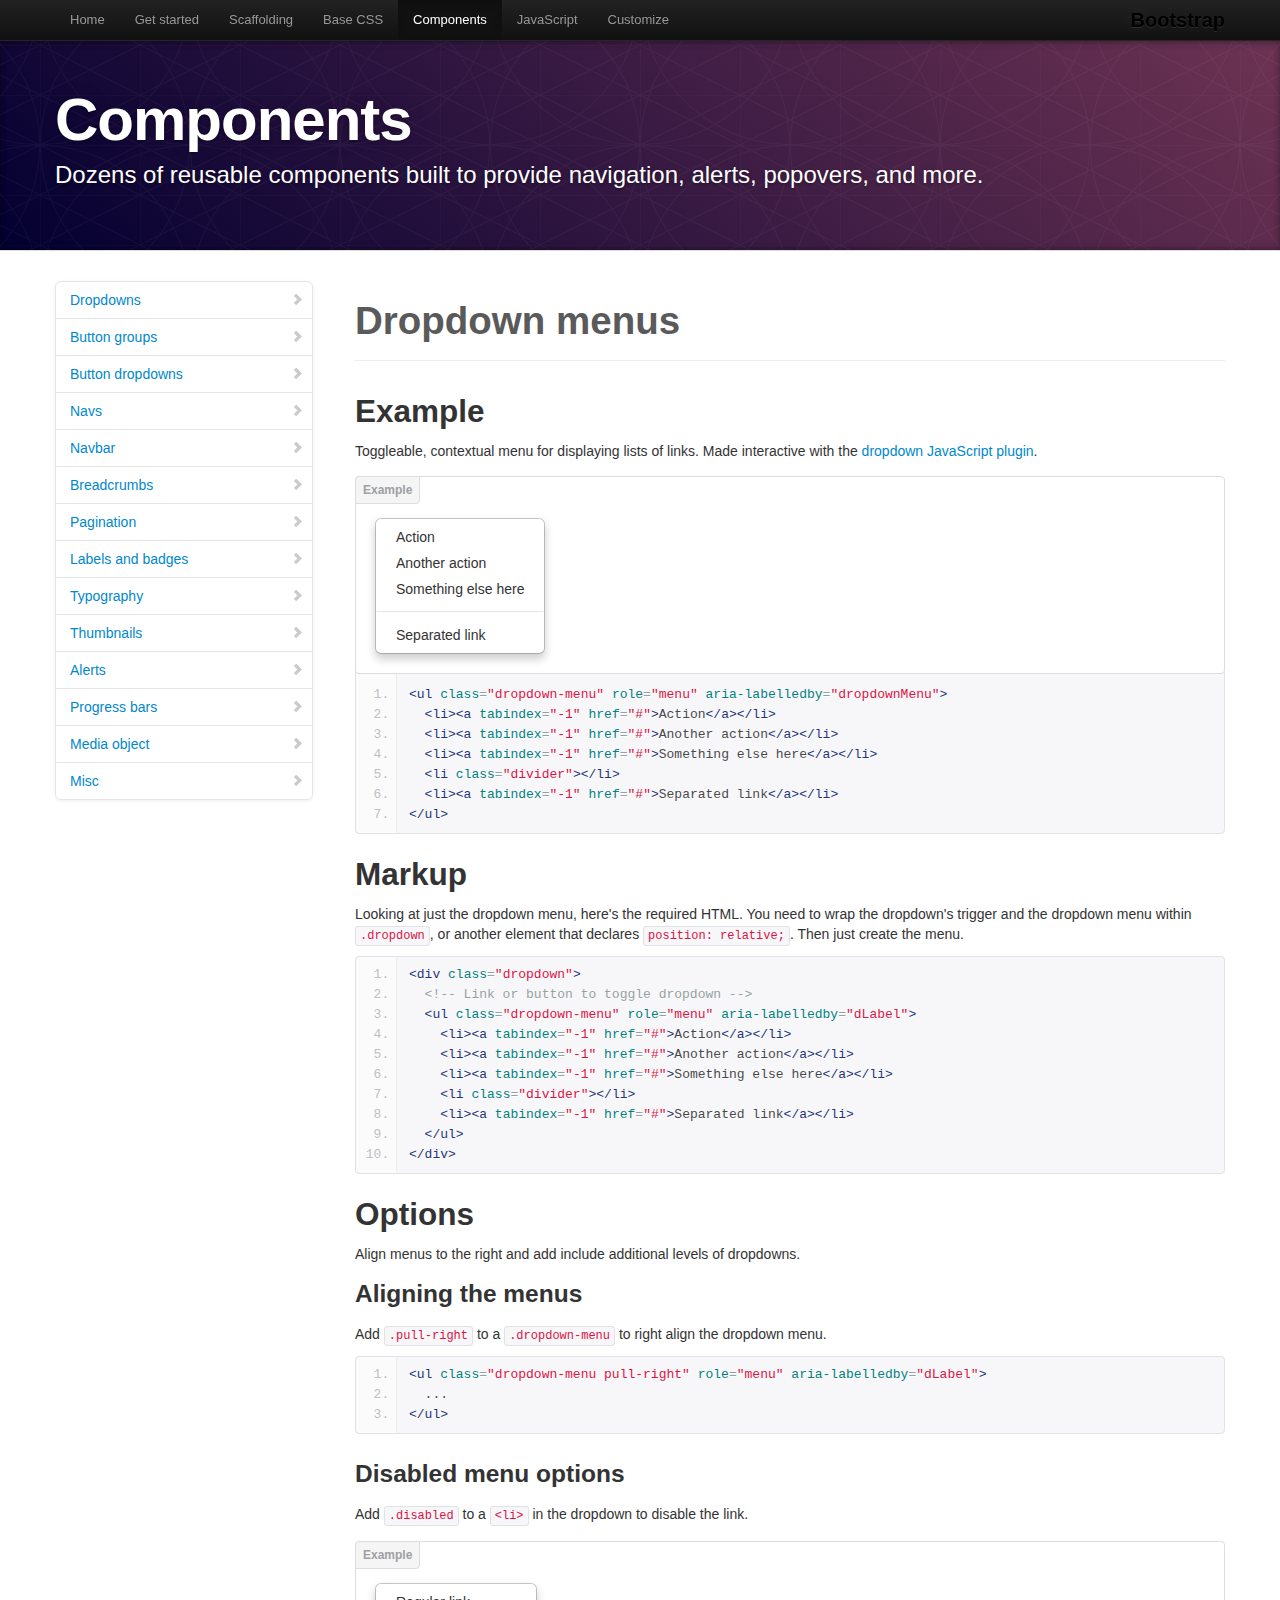
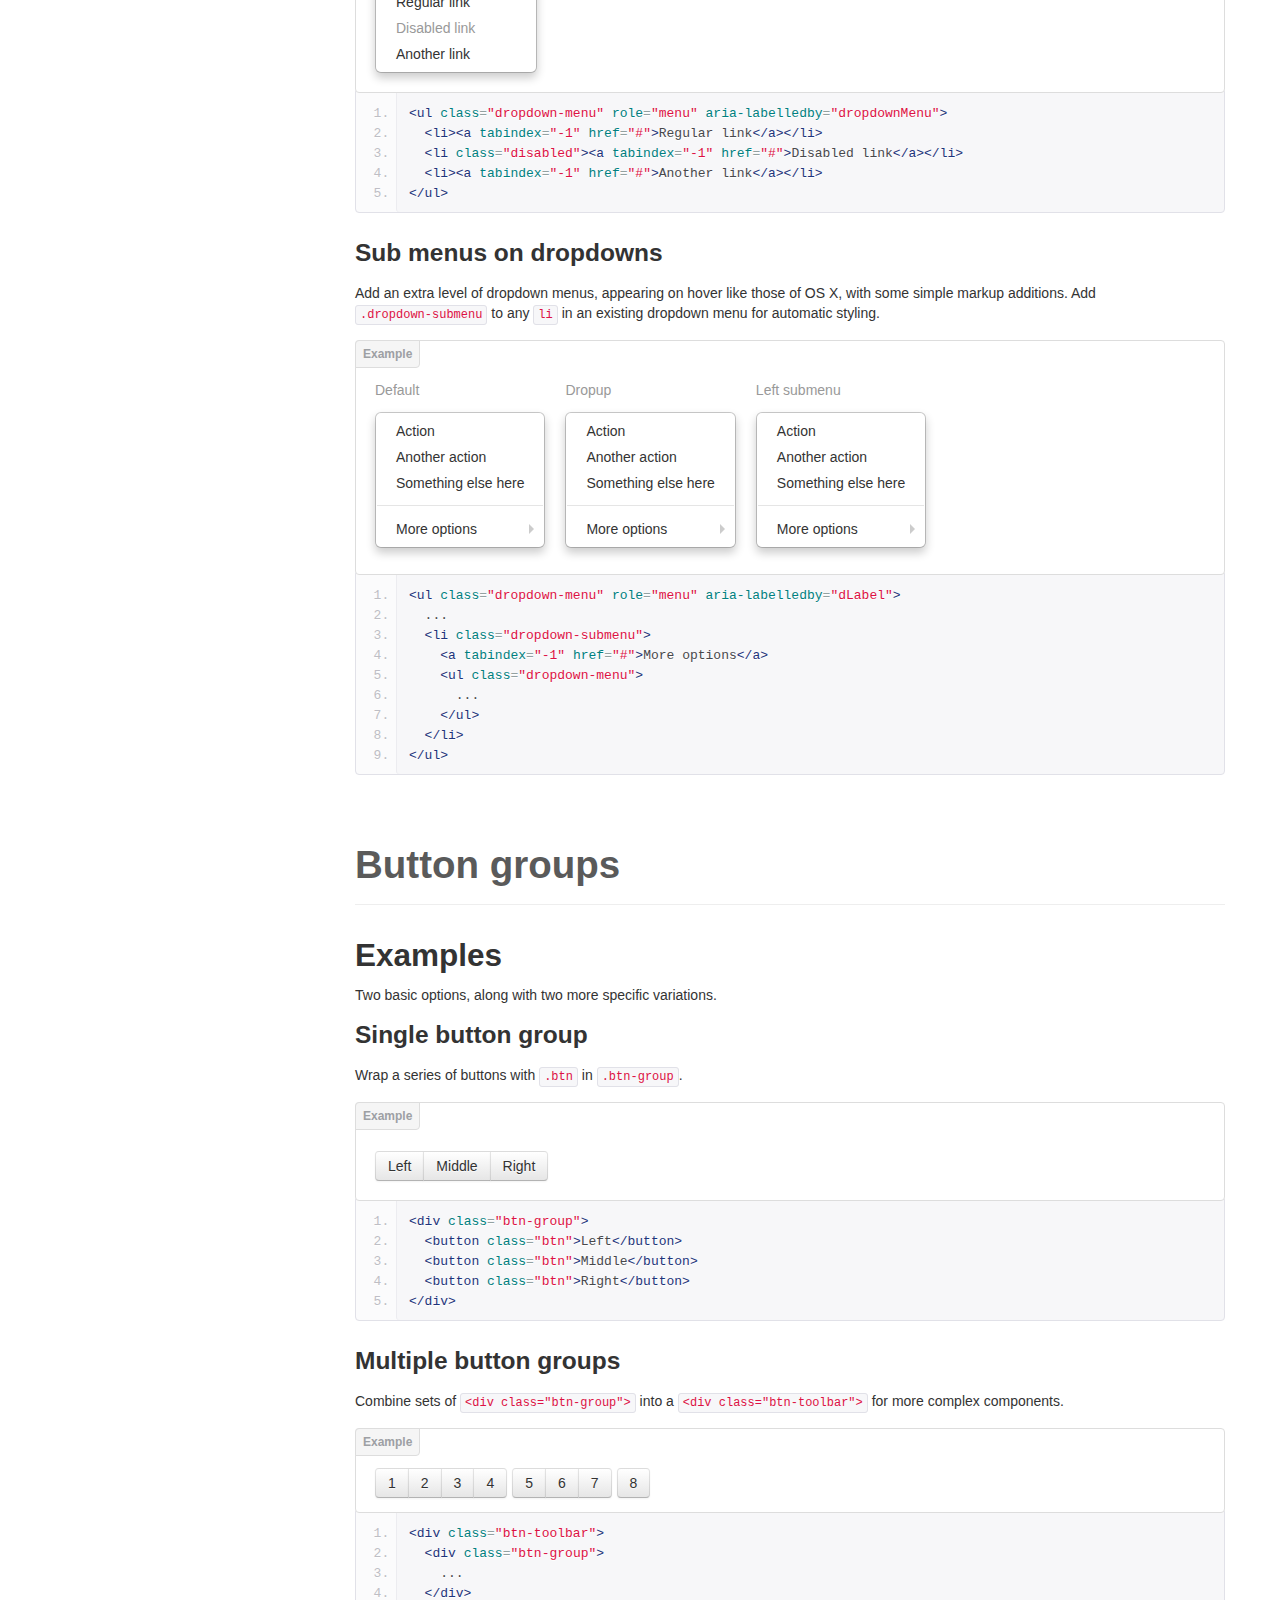
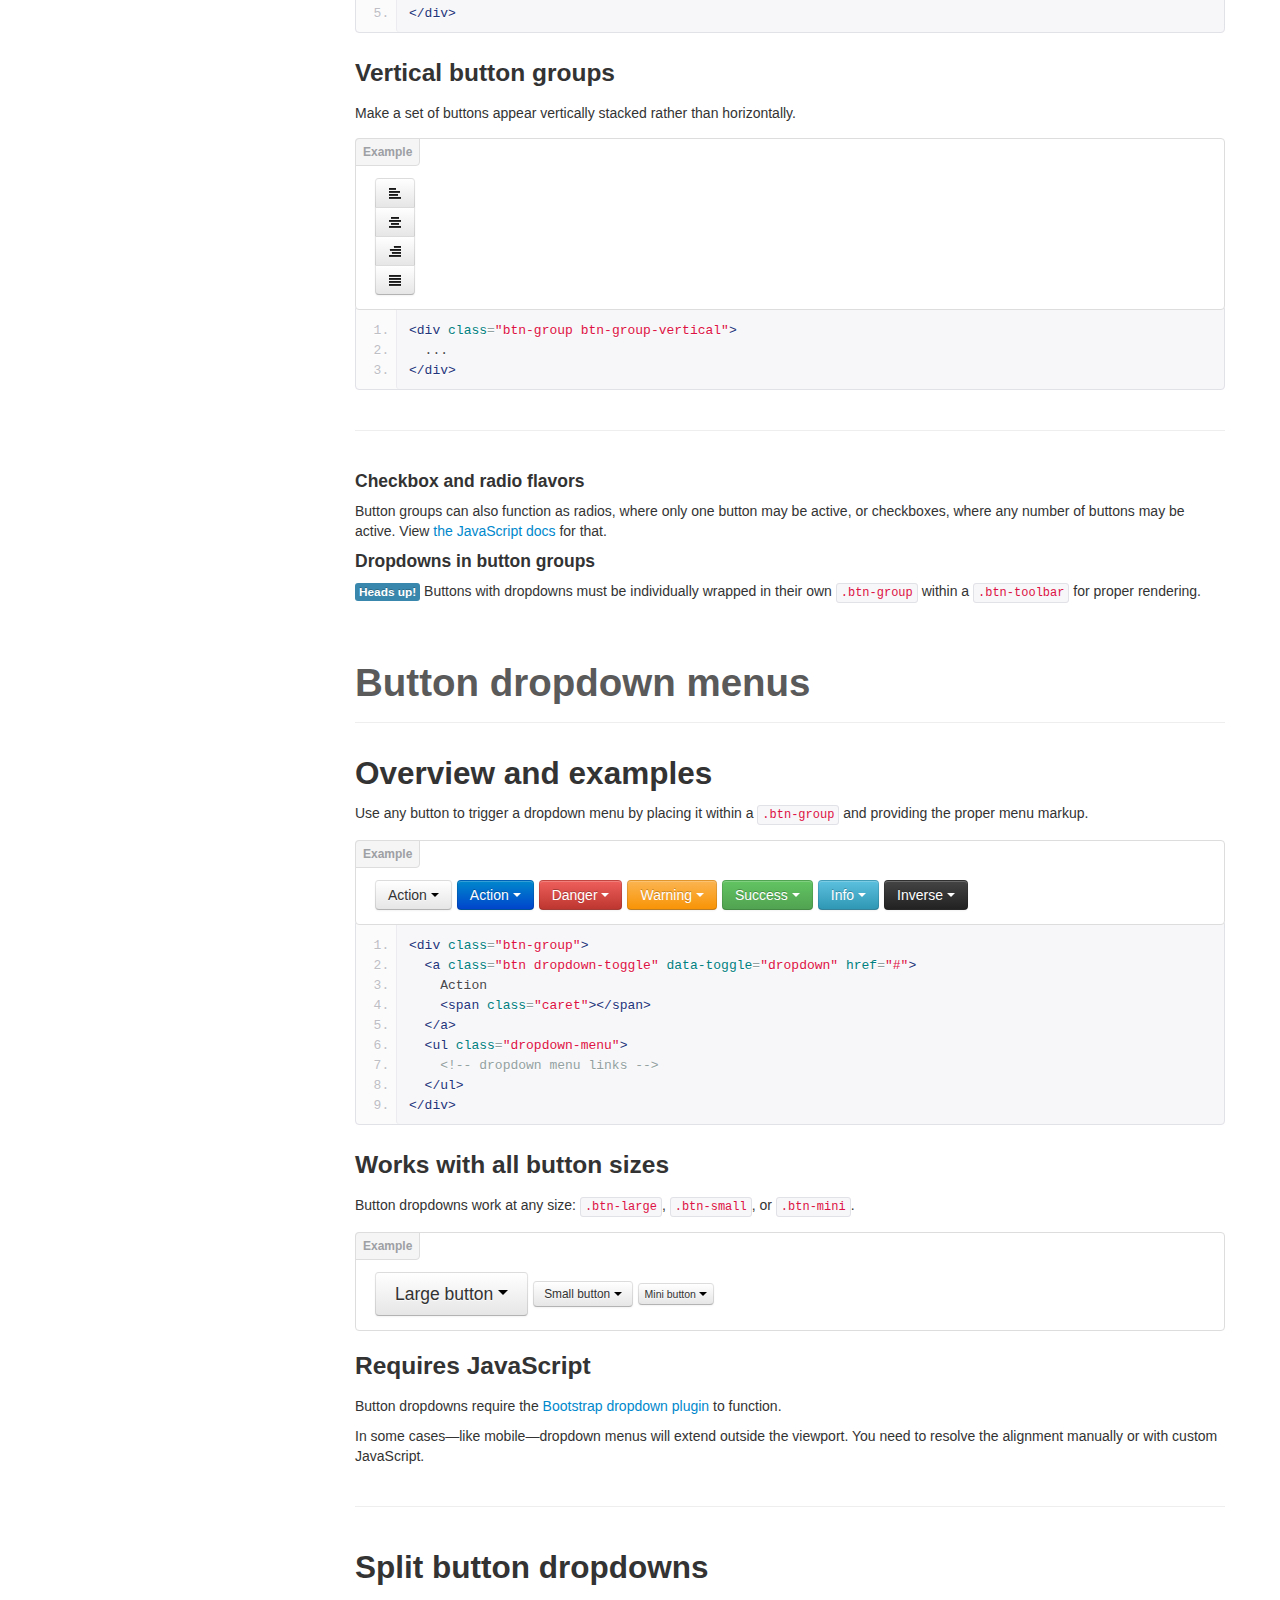
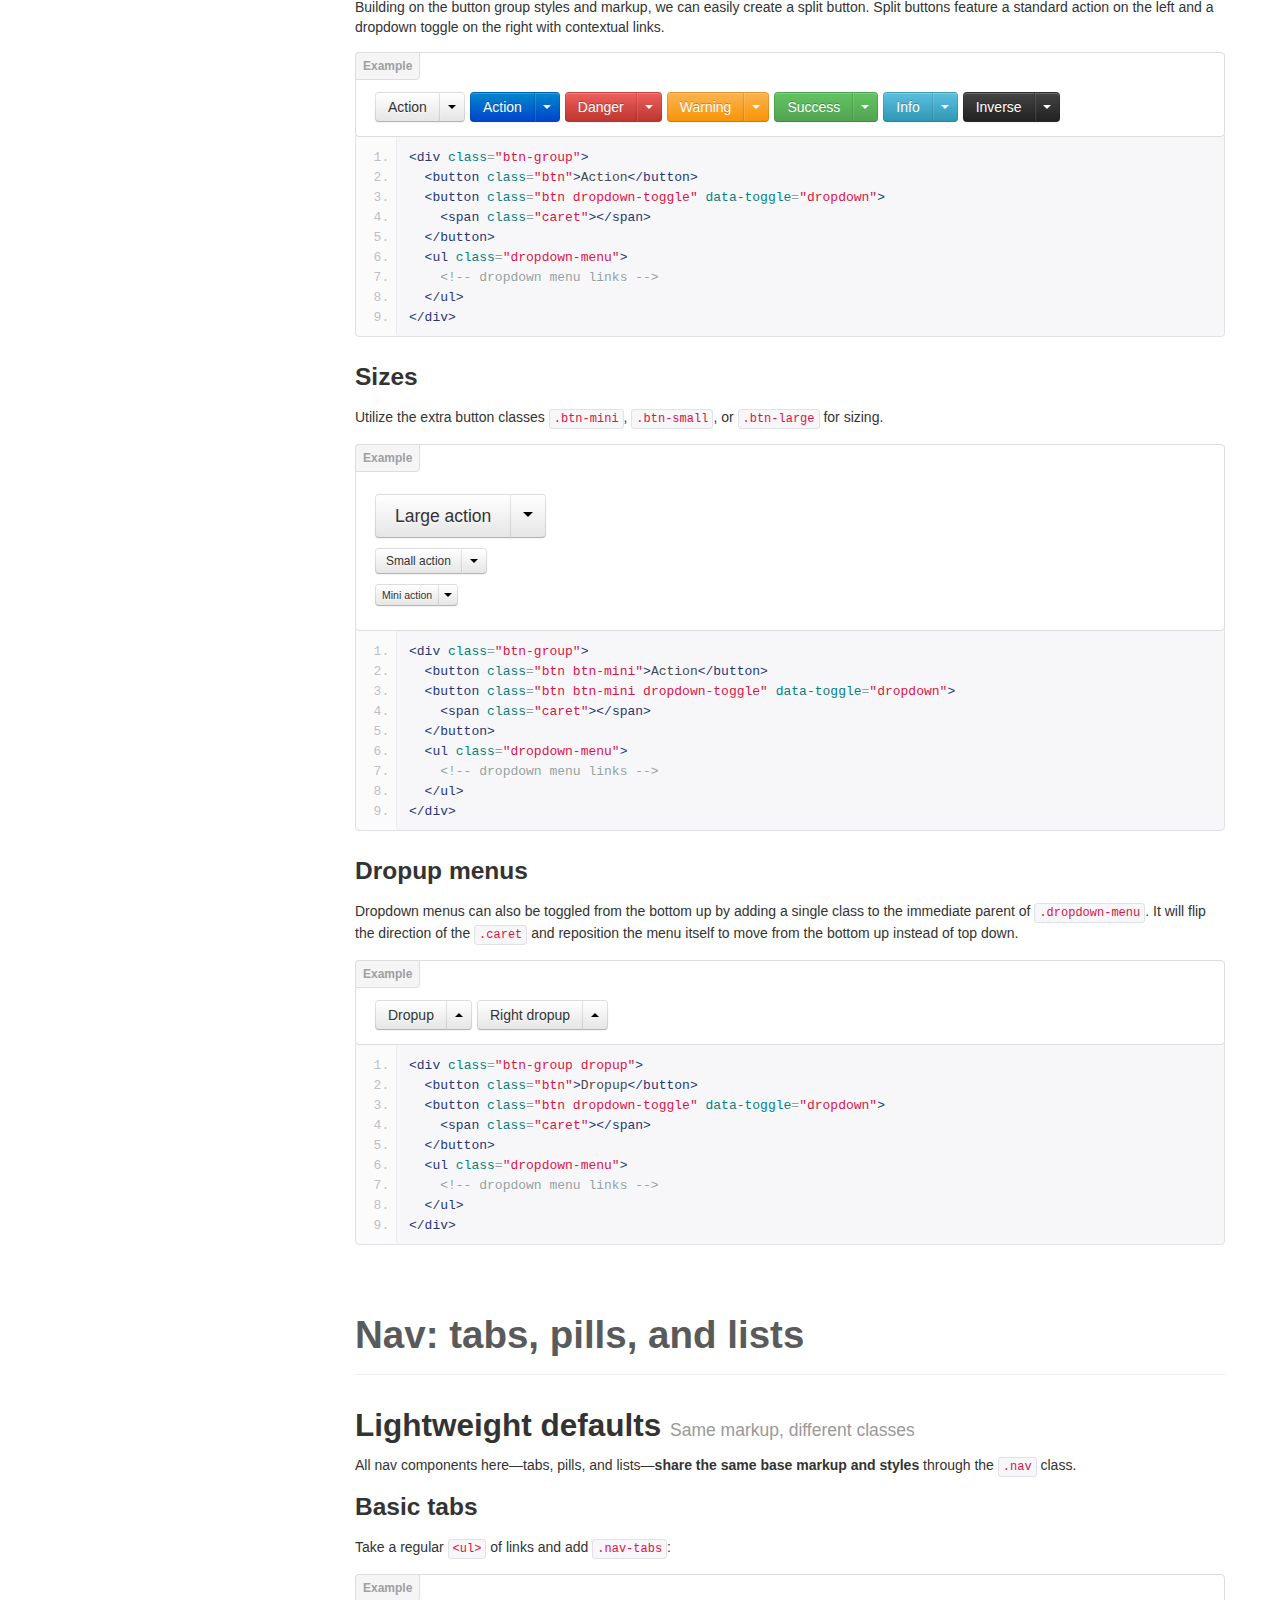
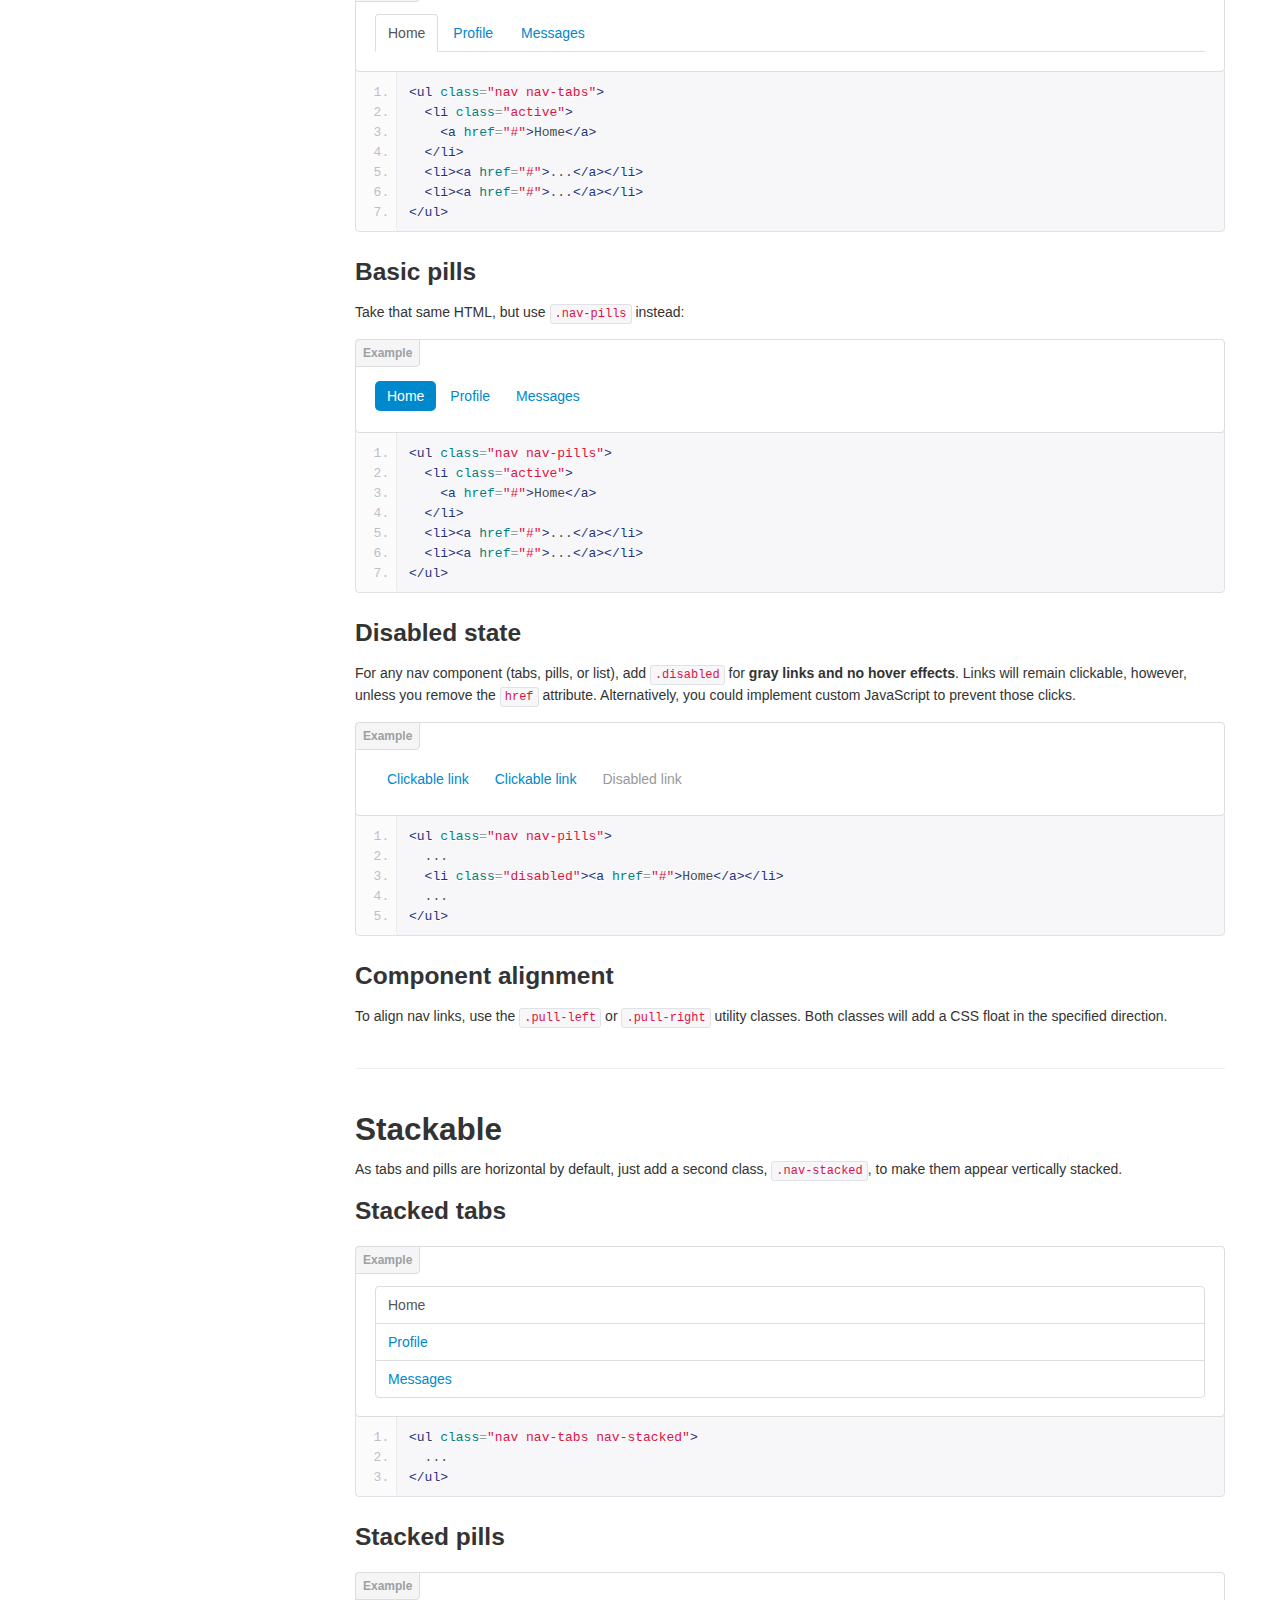
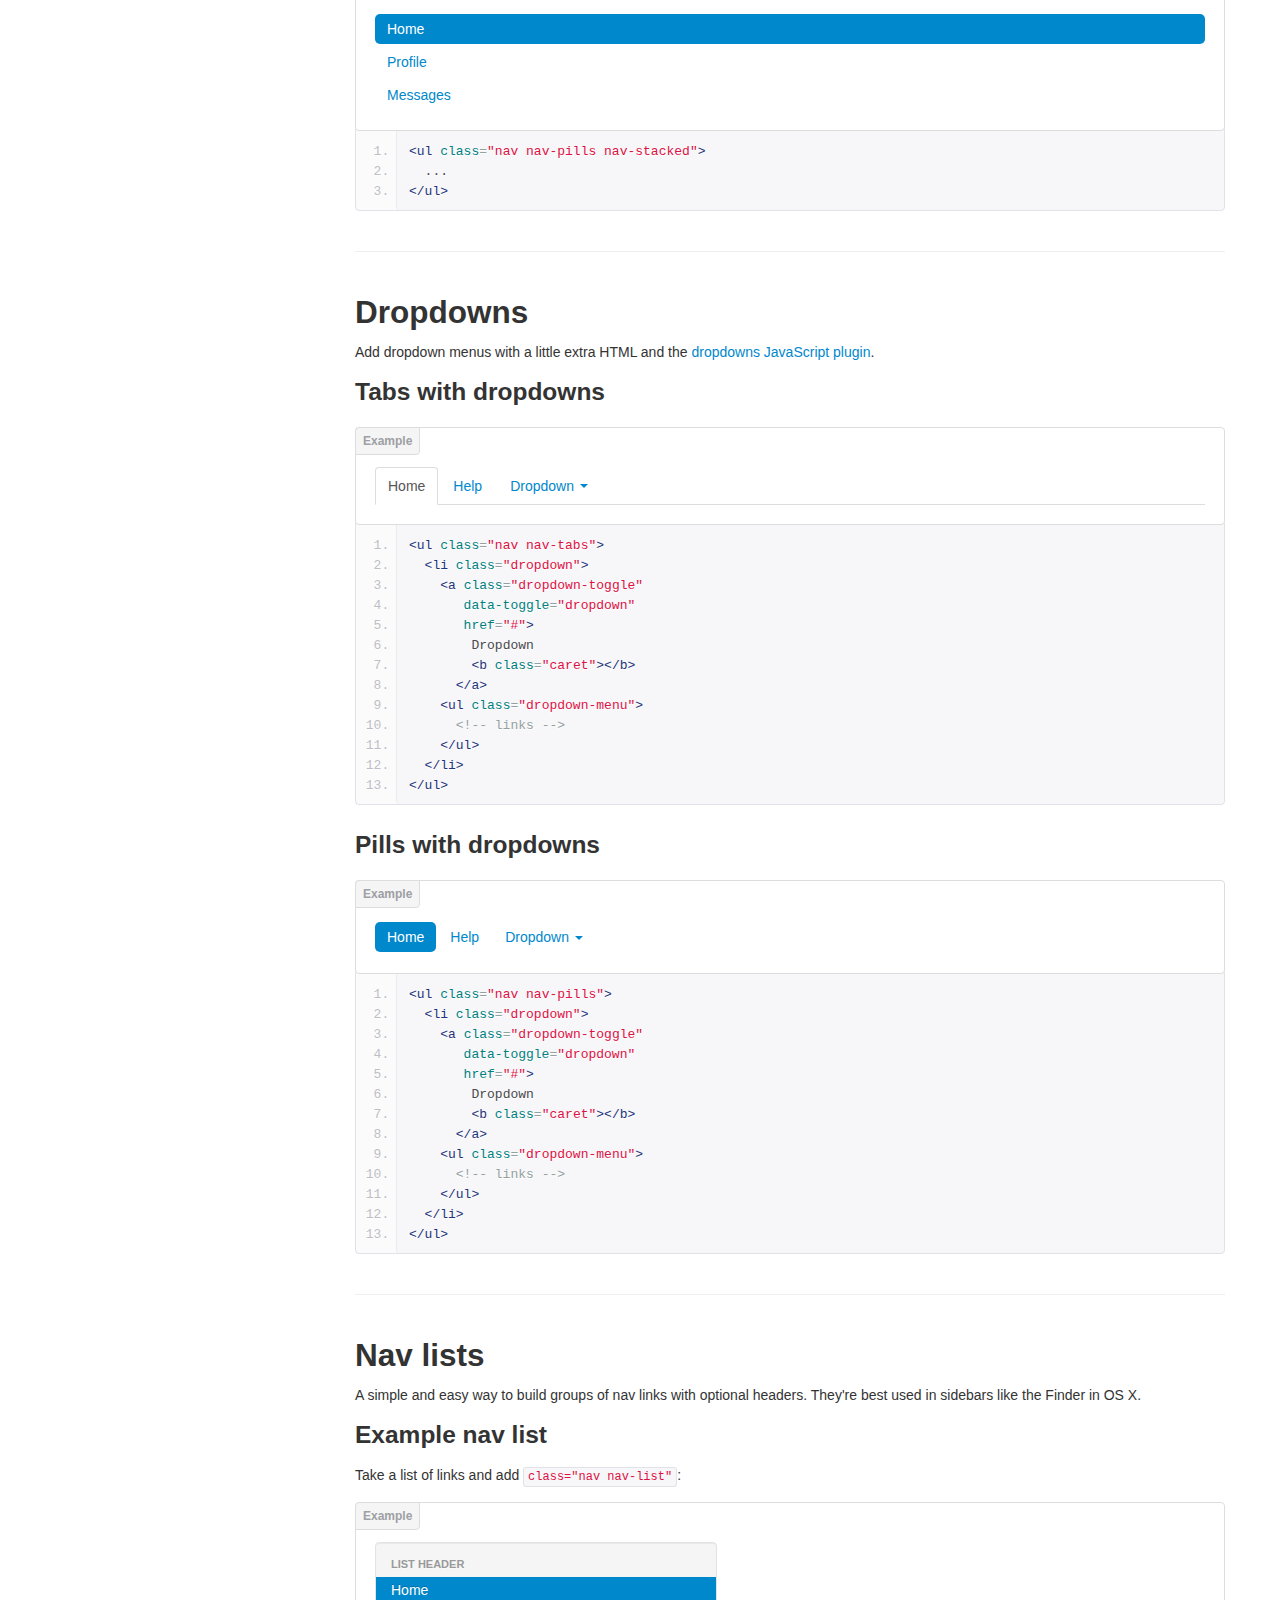
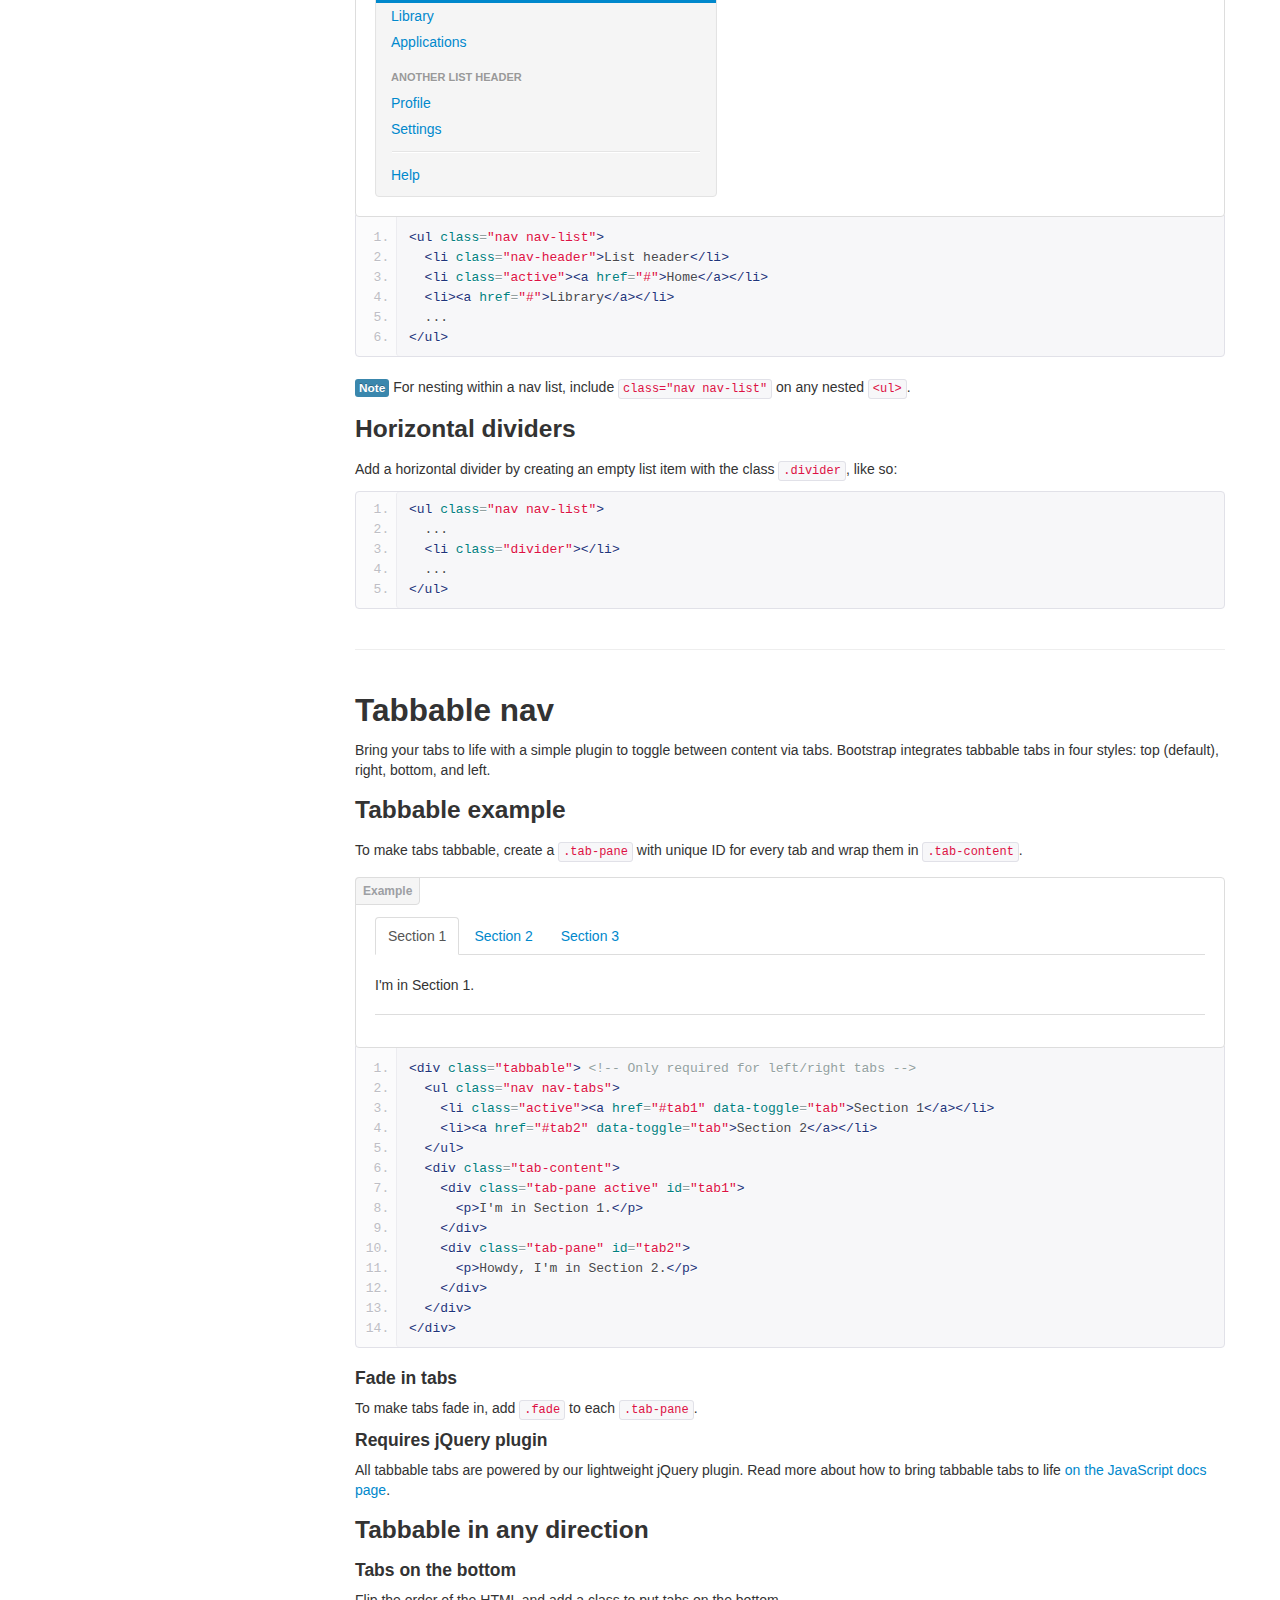
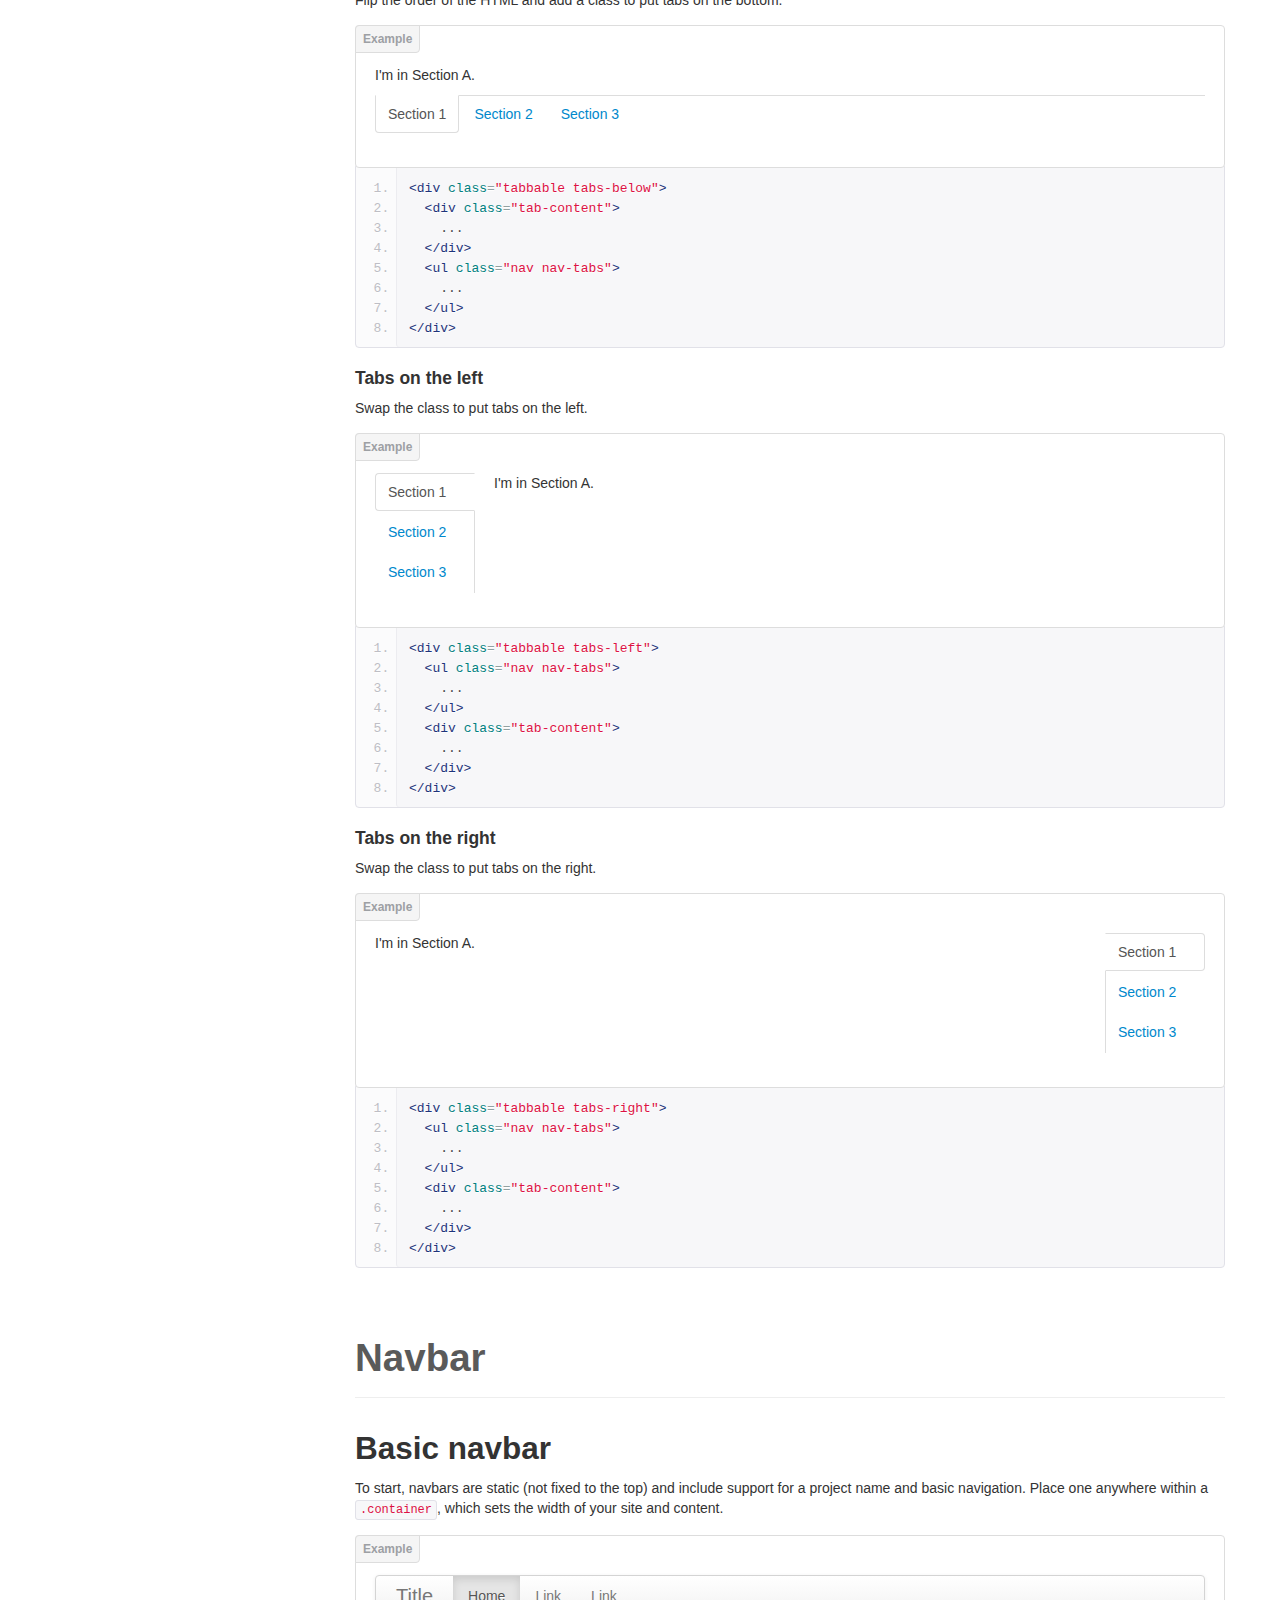
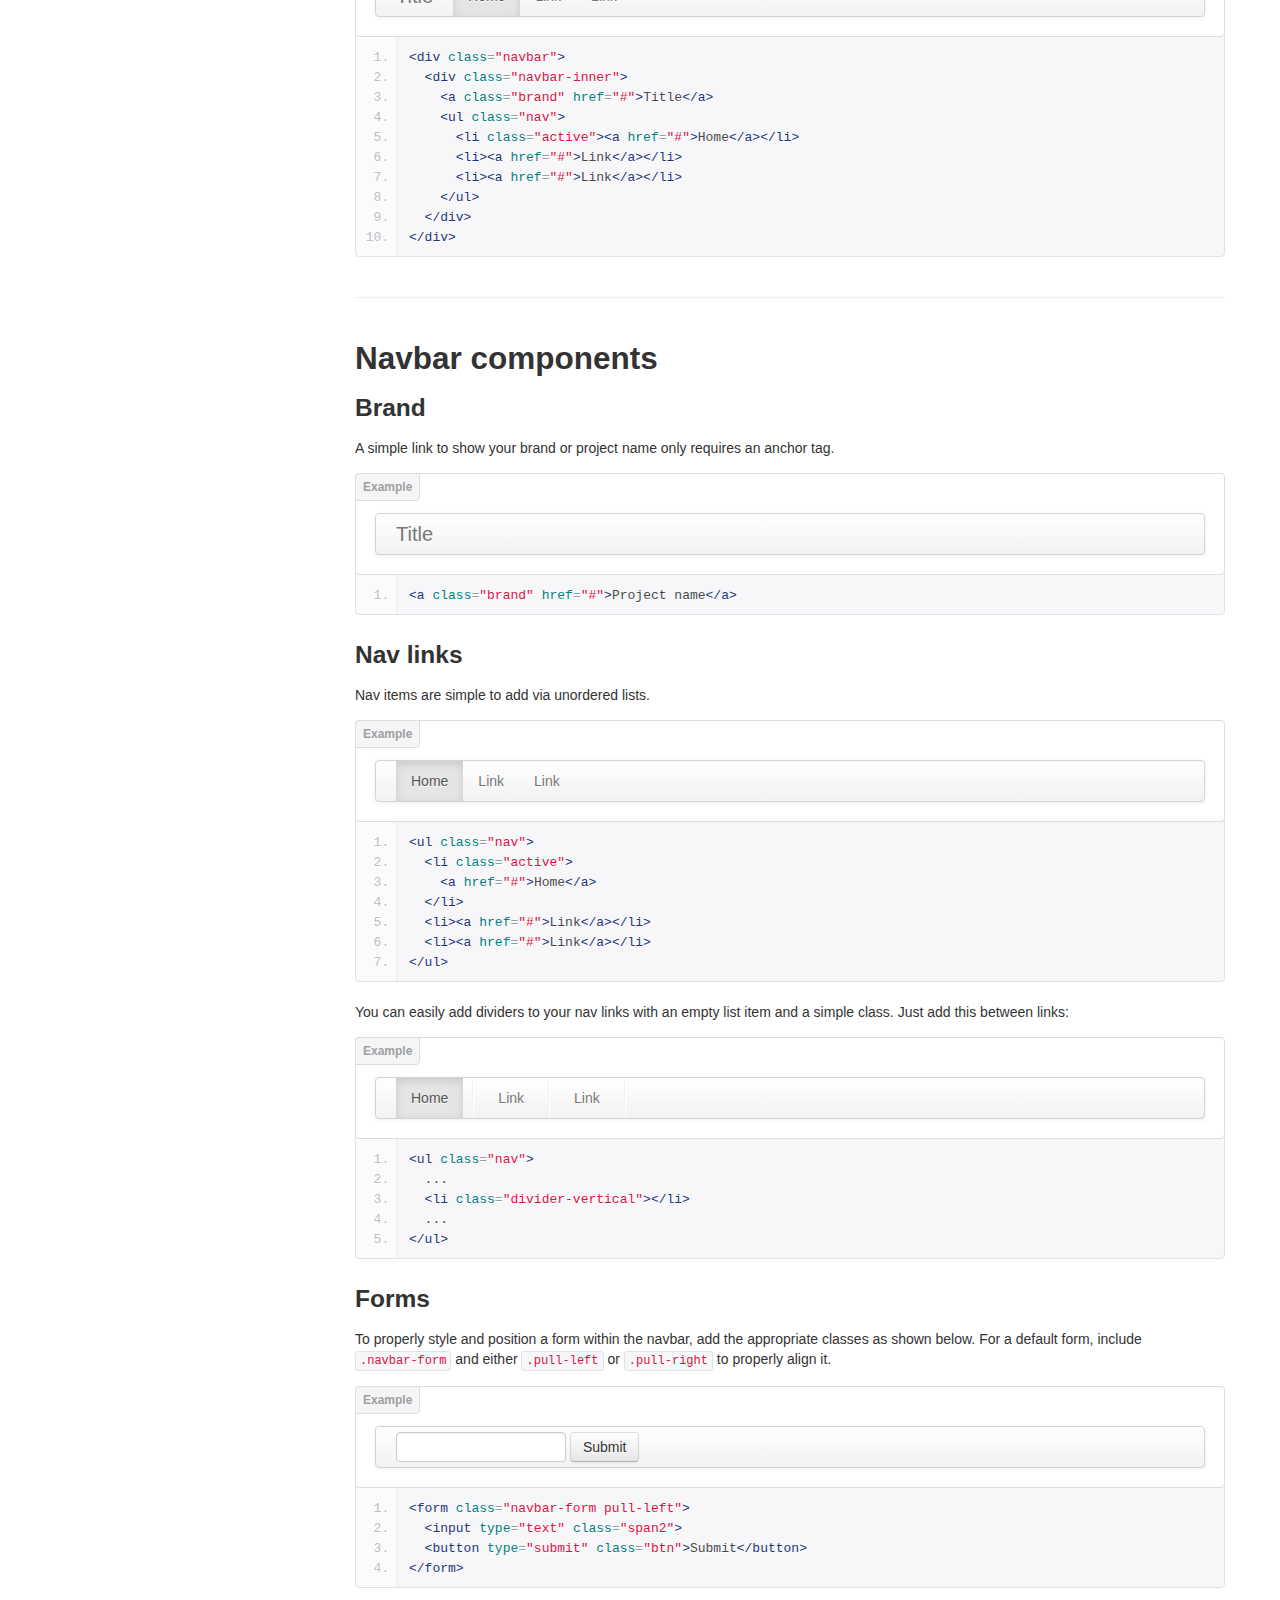
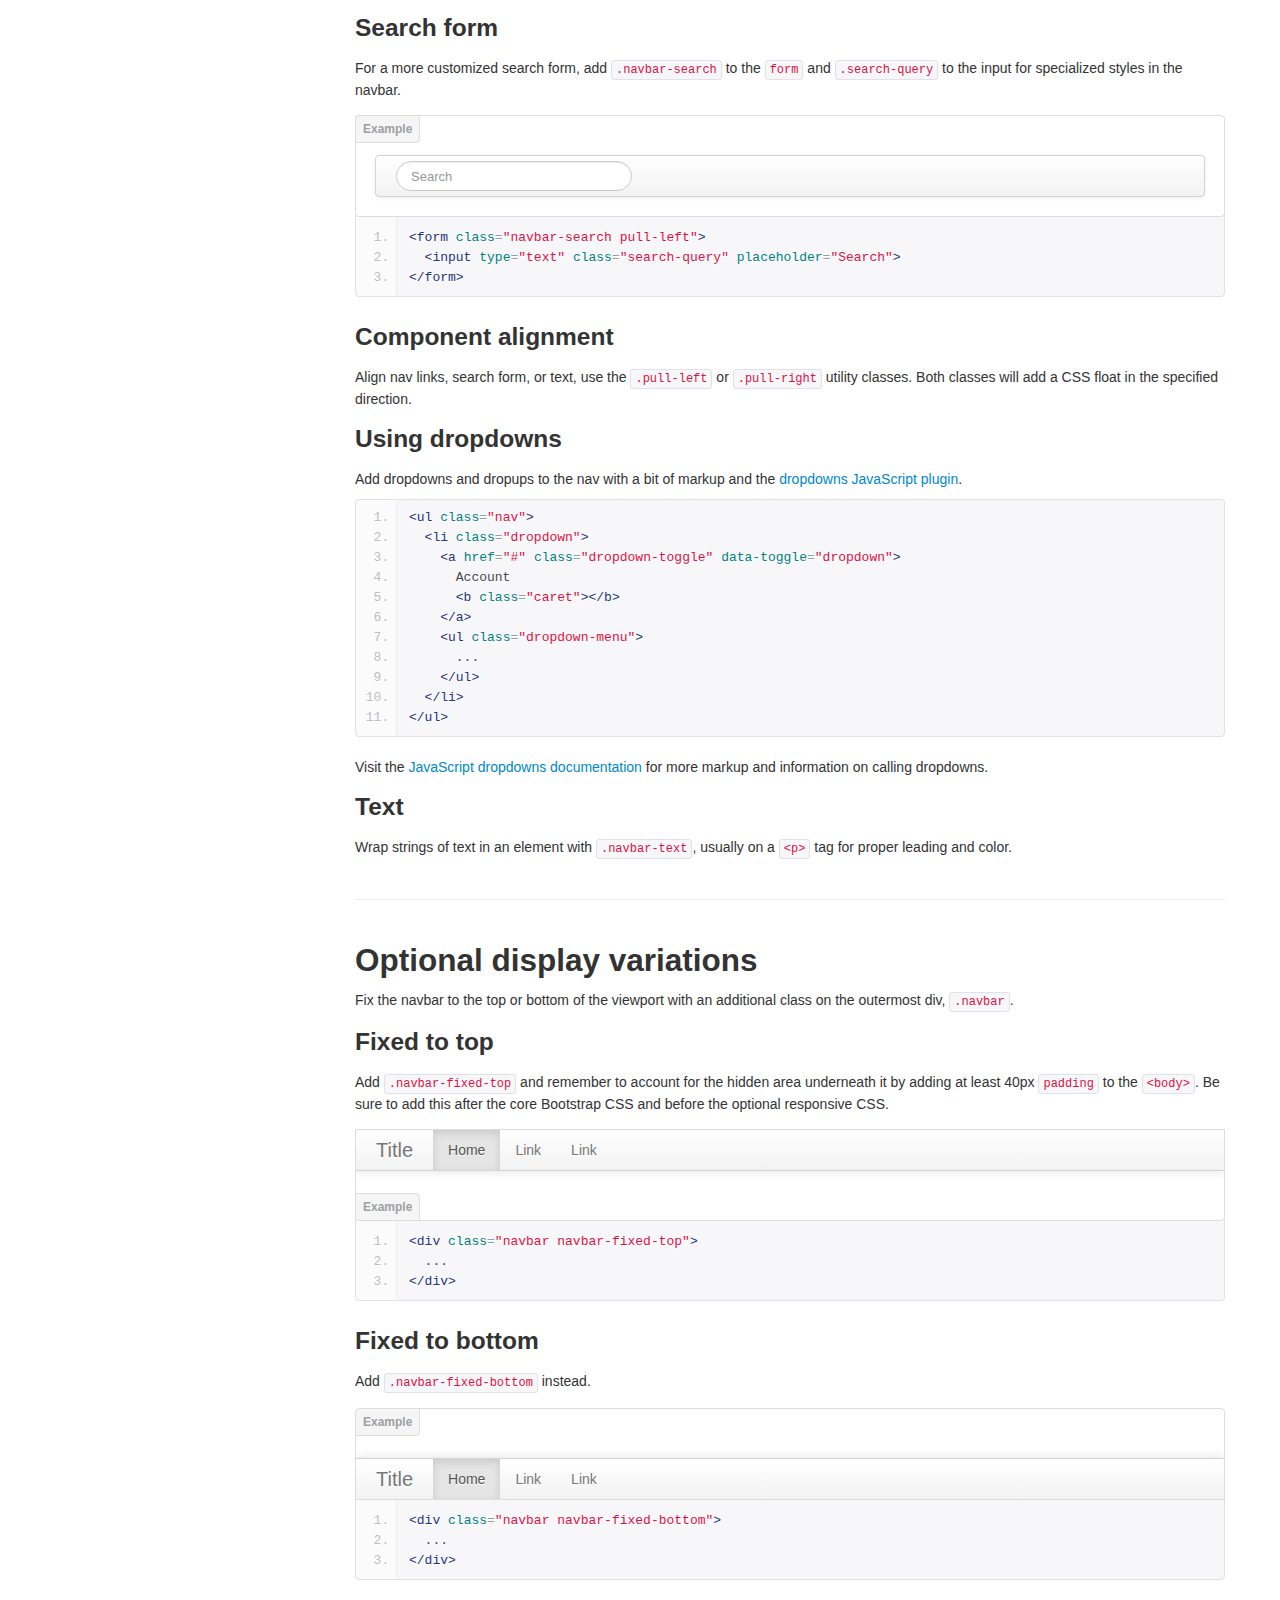
<file: sources/docs/components.html>
<!DOCTYPE html>
<html lang="en">
  <head>
    <meta charset="utf-8">
    <title>Components · Bootstrap</title>
    <meta name="viewport" content="width=device-width, initial-scale=1.0">
    <meta name="description" content="">
    <meta name="author" content="">

    <!-- Le styles -->
    <link href="assets/css/bootstrap.css" rel="stylesheet">
    <link href="assets/css/bootstrap-responsive.css" rel="stylesheet">
    <link href="assets/css/docs.css" rel="stylesheet">
    <link href="assets/js/google-code-prettify/prettify.css" rel="stylesheet">

    <!-- Le HTML5 shim, for IE6-8 support of HTML5 elements -->
    <!--[if lt IE 9]>
      <script src="assets/js/html5shiv.js"></script>
    <![endif]-->

    <!-- Le fav and touch icons -->
    <link rel="apple-touch-icon-precomposed" sizes="144x144" href="assets/ico/apple-touch-icon-144-precomposed.png">
    <link rel="apple-touch-icon-precomposed" sizes="114x114" href="assets/ico/apple-touch-icon-114-precomposed.png">
      <link rel="apple-touch-icon-precomposed" sizes="72x72" href="assets/ico/apple-touch-icon-72-precomposed.png">
                    <link rel="apple-touch-icon-precomposed" href="assets/ico/apple-touch-icon-57-precomposed.png">
                                   <link rel="shortcut icon" href="assets/ico/favicon.png">

    <script type="text/javascript">
      var _gaq = _gaq || [];
      _gaq.push(['_setAccount', 'UA-146052-10']);
      _gaq.push(['_trackPageview']);
      (function() {
        var ga = document.createElement('script'); ga.type = 'text/javascript'; ga.async = true;
        ga.src = ('https:' == document.location.protocol ? 'https://ssl' : 'http://www') + '.google-analytics.com/ga.js';
        var s = document.getElementsByTagName('script')[0]; s.parentNode.insertBefore(ga, s);
      })();
    </script>
  </head>

  <body data-spy="scroll" data-target=".bs-docs-sidebar">

    <!-- Navbar
    ================================================== -->
    <div class="navbar navbar-inverse navbar-fixed-top">
      <div class="navbar-inner">
        <div class="container">
          <button type="button" class="btn btn-navbar" data-toggle="collapse" data-target=".nav-collapse">
            <span class="icon-bar"></span>
            <span class="icon-bar"></span>
            <span class="icon-bar"></span>
          </button>
          <a class="brand" href="./index.html">Bootstrap</a>
          <div class="nav-collapse collapse">
            <ul class="nav">
              <li class="">
                <a href="./index.html">Home</a>
              </li>
              <li class="">
                <a href="./getting-started.html">Get started</a>
              </li>
              <li class="">
                <a href="./scaffolding.html">Scaffolding</a>
              </li>
              <li class="">
                <a href="./base-css.html">Base CSS</a>
              </li>
              <li class="active">
                <a href="./components.html">Components</a>
              </li>
              <li class="">
                <a href="./javascript.html">JavaScript</a>
              </li>
              <li class="">
                <a href="./customize.html">Customize</a>
              </li>
            </ul>
          </div>
        </div>
      </div>
    </div>

<!-- Subhead
================================================== -->
<header class="jumbotron subhead" id="overview">
  <div class="container">
    <h1>Components</h1>
    <p class="lead">Dozens of reusable components built to provide navigation, alerts, popovers, and more.</p>
  </div>
</header>


  <div class="container">

    <!-- Docs nav
    ================================================== -->
    <div class="row">
      <div class="span3 bs-docs-sidebar">
        <ul class="nav nav-list bs-docs-sidenav">
          <li><a href="#dropdowns"><i class="icon-chevron-right"></i> Dropdowns</a></li>
          <li><a href="#buttonGroups"><i class="icon-chevron-right"></i> Button groups</a></li>
          <li><a href="#buttonDropdowns"><i class="icon-chevron-right"></i> Button dropdowns</a></li>
          <li><a href="#navs"><i class="icon-chevron-right"></i> Navs</a></li>
          <li><a href="#navbar"><i class="icon-chevron-right"></i> Navbar</a></li>
          <li><a href="#breadcrumbs"><i class="icon-chevron-right"></i> Breadcrumbs</a></li>
          <li><a href="#pagination"><i class="icon-chevron-right"></i> Pagination</a></li>
          <li><a href="#labels-badges"><i class="icon-chevron-right"></i> Labels and badges</a></li>
          <li><a href="#typography"><i class="icon-chevron-right"></i> Typography</a></li>
          <li><a href="#thumbnails"><i class="icon-chevron-right"></i> Thumbnails</a></li>
          <li><a href="#alerts"><i class="icon-chevron-right"></i> Alerts</a></li>
          <li><a href="#progress"><i class="icon-chevron-right"></i> Progress bars</a></li>
          <li><a href="#media"><i class="icon-chevron-right"></i> Media object</a></li>
          <li><a href="#misc"><i class="icon-chevron-right"></i> Misc</a></li>
        </ul>
      </div>
      <div class="span9">



        <!-- Dropdowns
        ================================================== -->
        <section id="dropdowns">
          <div class="page-header">
            <h1>Dropdown menus</h1>
          </div>

          <h2>Example</h2>
          <p>Toggleable, contextual menu for displaying lists of links. Made interactive with the <a href="./javascript.html#dropdowns">dropdown JavaScript plugin</a>.</p>
          <div class="bs-docs-example">
            <div class="dropdown clearfix">
              <ul class="dropdown-menu" role="menu" aria-labelledby="dropdownMenu" style="display: block; position: static; margin-bottom: 5px; *width: 180px;">
                <li><a tabindex="-1" href="#">Action</a></li>
                <li><a tabindex="-1" href="#">Another action</a></li>
                <li><a tabindex="-1" href="#">Something else here</a></li>
                <li class="divider"></li>
                <li><a tabindex="-1" href="#">Separated link</a></li>
              </ul>
            </div>
          </div>
<pre class="prettyprint linenums">
&lt;ul class="dropdown-menu" role="menu" aria-labelledby="dropdownMenu"&gt;
  &lt;li&gt;&lt;a tabindex="-1" href="#"&gt;Action&lt;/a&gt;&lt;/li&gt;
  &lt;li&gt;&lt;a tabindex="-1" href="#"&gt;Another action&lt;/a&gt;&lt;/li&gt;
  &lt;li&gt;&lt;a tabindex="-1" href="#"&gt;Something else here&lt;/a&gt;&lt;/li&gt;
  &lt;li class="divider"&gt;&lt;/li&gt;
  &lt;li&gt;&lt;a tabindex="-1" href="#"&gt;Separated link&lt;/a&gt;&lt;/li&gt;
&lt;/ul&gt;
</pre>

          <h2>Markup</h2>
          <p>Looking at just the dropdown menu, here's the required HTML. You need to wrap the dropdown's trigger and the dropdown menu within <code>.dropdown</code>, or another element that declares <code>position: relative;</code>. Then just create the menu.</p>

<pre class="prettyprint linenums">
&lt;div class="dropdown"&gt;
  &lt;!-- Link or button to toggle dropdown --&gt;
  &lt;ul class="dropdown-menu" role="menu" aria-labelledby="dLabel"&gt;
    &lt;li&gt;&lt;a tabindex="-1" href="#"&gt;Action&lt;/a&gt;&lt;/li&gt;
    &lt;li&gt;&lt;a tabindex="-1" href="#"&gt;Another action&lt;/a&gt;&lt;/li&gt;
    &lt;li&gt;&lt;a tabindex="-1" href="#"&gt;Something else here&lt;/a&gt;&lt;/li&gt;
    &lt;li class="divider"&gt;&lt;/li&gt;
    &lt;li&gt;&lt;a tabindex="-1" href="#"&gt;Separated link&lt;/a&gt;&lt;/li&gt;
  &lt;/ul&gt;
&lt;/div&gt;
</pre>

          <h2>Options</h2>
          <p>Align menus to the right and add include additional levels of dropdowns.</p>

          <h3>Aligning the menus</h3>
          <p>Add <code>.pull-right</code> to a <code>.dropdown-menu</code> to right align the dropdown menu.</p>
<pre class="prettyprint linenums">
&lt;ul class="dropdown-menu pull-right" role="menu" aria-labelledby="dLabel"&gt;
  ...
&lt;/ul&gt;
</pre>

          <h3>Disabled menu options</h3>
          <p>Add <code>.disabled</code> to a <code>&lt;li&gt;</code> in the dropdown to disable the link.</p>
          <div class="bs-docs-example">
            <div class="dropdown clearfix">
              <ul class="dropdown-menu" role="menu" aria-labelledby="dropdownMenu" style="display: block; position: static; margin-bottom: 5px; *width: 180px;">
                <li><a tabindex="-1" href="#">Regular link</a></li>
                <li class="disabled"><a tabindex="-1" href="#">Disabled link</a></li>
                <li><a tabindex="-1" href="#">Another link</a></li>
              </ul>
            </div>
          </div>
<pre class="prettyprint linenums">
&lt;ul class="dropdown-menu" role="menu" aria-labelledby="dropdownMenu"&gt;
  &lt;li&gt;&lt;a tabindex="-1" href="#"&gt;Regular link&lt;/a&gt;&lt;/li&gt;
  &lt;li class="disabled"&gt;&lt;a tabindex="-1" href="#"&gt;Disabled link&lt;/a&gt;&lt;/li&gt;
  &lt;li&gt;&lt;a tabindex="-1" href="#"&gt;Another link&lt;/a&gt;&lt;/li&gt;
&lt;/ul&gt;
</pre>

          <h3>Sub menus on dropdowns</h3>
          <p>Add an extra level of dropdown menus, appearing on hover like those of OS X, with some simple markup additions. Add <code>.dropdown-submenu</code> to any <code>li</code> in an existing dropdown menu for automatic styling.</p>
          <div class="bs-docs-example bs-docs-example-submenus">

            <div class="pull-left">
              <p class="muted">Default</p>
              <div class="dropdown clearfix">
                <ul class="dropdown-menu" role="menu" aria-labelledby="dropdownMenu">
                  <li><a tabindex="-1" href="#">Action</a></li>
                  <li><a tabindex="-1" href="#">Another action</a></li>
                  <li><a tabindex="-1" href="#">Something else here</a></li>
                  <li class="divider"></li>
                  <li class="dropdown-submenu">
                    <a tabindex="-1" href="#">More options</a>
                    <ul class="dropdown-menu">
                      <li><a tabindex="-1" href="#">Second level link</a></li>
                      <li><a tabindex="-1" href="#">Second level link</a></li>
                      <li><a tabindex="-1" href="#">Second level link</a></li>
                      <li><a tabindex="-1" href="#">Second level link</a></li>
                      <li><a tabindex="-1" href="#">Second level link</a></li>
                    </ul>
                  </li>
                </ul>
              </div>
            </div>

            <div class="pull-left">
              <p class="muted">Dropup</p>
              <div class="dropup">
                <ul class="dropdown-menu" role="menu" aria-labelledby="dropdownMenu">
                  <li><a tabindex="-1" href="#">Action</a></li>
                  <li><a tabindex="-1" href="#">Another action</a></li>
                  <li><a tabindex="-1" href="#">Something else here</a></li>
                  <li class="divider"></li>
                  <li class="dropdown-submenu">
                    <a tabindex="-1" href="#">More options</a>
                    <ul class="dropdown-menu">
                      <li><a tabindex="-1" href="#">Second level link</a></li>
                      <li><a tabindex="-1" href="#">Second level link</a></li>
                      <li><a tabindex="-1" href="#">Second level link</a></li>
                      <li><a tabindex="-1" href="#">Second level link</a></li>
                      <li><a tabindex="-1" href="#">Second level link</a></li>
                    </ul>
                  </li>
                </ul>
              </div>
            </div>

            <div class="pull-left">
              <p class="muted">Left submenu</p>
              <div class="dropdown">
                <ul class="dropdown-menu" role="menu" aria-labelledby="dropdownMenu">
                  <li><a tabindex="-1" href="#">Action</a></li>
                  <li><a tabindex="-1" href="#">Another action</a></li>
                  <li><a tabindex="-1" href="#">Something else here</a></li>
                  <li class="divider"></li>
                  <li class="dropdown-submenu pull-left">
                    <a tabindex="-1" href="#">More options</a>
                    <ul class="dropdown-menu">
                      <li><a tabindex="-1" href="#">Second level link</a></li>
                      <li><a tabindex="-1" href="#">Second level link</a></li>
                      <li><a tabindex="-1" href="#">Second level link</a></li>
                      <li><a tabindex="-1" href="#">Second level link</a></li>
                      <li><a tabindex="-1" href="#">Second level link</a></li>
                    </ul>
                  </li>
                </ul>
              </div>
            </div>

          </div>
<pre class="prettyprint linenums">
&lt;ul class="dropdown-menu" role="menu" aria-labelledby="dLabel"&gt;
  ...
  &lt;li class="dropdown-submenu"&gt;
    &lt;a tabindex="-1" href="#"&gt;More options&lt;/a&gt;
    &lt;ul class="dropdown-menu"&gt;
      ...
    &lt;/ul&gt;
  &lt;/li&gt;
&lt;/ul&gt;
</pre>

        </section>




        <!-- Button Groups
        ================================================== -->
        <section id="buttonGroups">
          <div class="page-header">
            <h1>Button groups</h1>
          </div>

          <h2>Examples</h2>
          <p>Two basic options, along with two more specific variations.</p>

          <h3>Single button group</h3>
          <p>Wrap a series of buttons with <code>.btn</code> in <code>.btn-group</code>.</p>
          <div class="bs-docs-example">
            <div class="btn-group" style="margin: 9px 0 5px;">
              <button class="btn">Left</button>
              <button class="btn">Middle</button>
              <button class="btn">Right</button>
            </div>
          </div>
<pre class="prettyprint linenums">
&lt;div class="btn-group"&gt;
  &lt;button class="btn"&gt;Left&lt;/button&gt;
  &lt;button class="btn"&gt;Middle&lt;/button&gt;
  &lt;button class="btn"&gt;Right&lt;/button&gt;
&lt;/div&gt;
</pre>

          <h3>Multiple button groups</h3>
          <p>Combine sets of <code>&lt;div class="btn-group"&gt;</code> into a <code>&lt;div class="btn-toolbar"&gt;</code> for more complex components.</p>
          <div class="bs-docs-example">
            <div class="btn-toolbar" style="margin: 0;">
              <div class="btn-group">
                <button class="btn">1</button>
                <button class="btn">2</button>
                <button class="btn">3</button>
                <button class="btn">4</button>
              </div>
              <div class="btn-group">
                <button class="btn">5</button>
                <button class="btn">6</button>
                <button class="btn">7</button>
              </div>
              <div class="btn-group">
                <button class="btn">8</button>
              </div>
            </div>
          </div>
<pre class="prettyprint linenums">
&lt;div class="btn-toolbar"&gt;
  &lt;div class="btn-group"&gt;
    ...
  &lt;/div&gt;
&lt;/div&gt;
</pre>

          <h3>Vertical button groups</h3>
          <p>Make a set of buttons appear vertically stacked rather than horizontally.</p>
          <div class="bs-docs-example">
            <div class="btn-group btn-group-vertical">
              <button type="button" class="btn"><i class="icon-align-left"></i></button>
              <button type="button" class="btn"><i class="icon-align-center"></i></button>
              <button type="button" class="btn"><i class="icon-align-right"></i></button>
              <button type="button" class="btn"><i class="icon-align-justify"></i></button>
            </div>
          </div>
<pre class="prettyprint linenums">
&lt;div class="btn-group btn-group-vertical"&gt;
  ...
&lt;/div&gt;
</pre>


          <hr class="bs-docs-separator">


          <h4>Checkbox and radio flavors</h4>
          <p>Button groups can also function as radios, where only one button may be active, or checkboxes, where any number of buttons may be active. View <a href="./javascript.html#buttons">the JavaScript docs</a> for that.</p>

          <h4>Dropdowns in button groups</h4>
          <p><span class="label label-info">Heads up!</span> Buttons with dropdowns must be individually wrapped in their own <code>.btn-group</code> within a <code>.btn-toolbar</code> for proper rendering.</p>
        </section>



        <!-- Split button dropdowns
        ================================================== -->
        <section id="buttonDropdowns">
          <div class="page-header">
            <h1>Button dropdown menus</h1>
          </div>


          <h2>Overview and examples</h2>
          <p>Use any button to trigger a dropdown menu by placing it within a <code>.btn-group</code> and providing the proper menu markup.</p>
          <div class="bs-docs-example">
            <div class="btn-toolbar" style="margin: 0;">
              <div class="btn-group">
                <button class="btn dropdown-toggle" data-toggle="dropdown">Action <span class="caret"></span></button>
                <ul class="dropdown-menu">
                  <li><a href="#">Action</a></li>
                  <li><a href="#">Another action</a></li>
                  <li><a href="#">Something else here</a></li>
                  <li class="divider"></li>
                  <li><a href="#">Separated link</a></li>
                </ul>
              </div><!-- /btn-group -->
              <div class="btn-group">
                <button class="btn btn-primary dropdown-toggle" data-toggle="dropdown">Action <span class="caret"></span></button>
                <ul class="dropdown-menu">
                  <li><a href="#">Action</a></li>
                  <li><a href="#">Another action</a></li>
                  <li><a href="#">Something else here</a></li>
                  <li class="divider"></li>
                  <li><a href="#">Separated link</a></li>
                </ul>
              </div><!-- /btn-group -->
              <div class="btn-group">
                <button class="btn btn-danger dropdown-toggle" data-toggle="dropdown">Danger <span class="caret"></span></button>
                <ul class="dropdown-menu">
                  <li><a href="#">Action</a></li>
                  <li><a href="#">Another action</a></li>
                  <li><a href="#">Something else here</a></li>
                  <li class="divider"></li>
                  <li><a href="#">Separated link</a></li>
                </ul>
              </div><!-- /btn-group -->
              <div class="btn-group">
                <button class="btn btn-warning dropdown-toggle" data-toggle="dropdown">Warning <span class="caret"></span></button>
                <ul class="dropdown-menu">
                  <li><a href="#">Action</a></li>
                  <li><a href="#">Another action</a></li>
                  <li><a href="#">Something else here</a></li>
                  <li class="divider"></li>
                  <li><a href="#">Separated link</a></li>
                </ul>
              </div><!-- /btn-group -->
              <div class="btn-group">
                <button class="btn btn-success dropdown-toggle" data-toggle="dropdown">Success <span class="caret"></span></button>
                <ul class="dropdown-menu">
                  <li><a href="#">Action</a></li>
                  <li><a href="#">Another action</a></li>
                  <li><a href="#">Something else here</a></li>
                  <li class="divider"></li>
                  <li><a href="#">Separated link</a></li>
                </ul>
              </div><!-- /btn-group -->
              <div class="btn-group">
                <button class="btn btn-info dropdown-toggle" data-toggle="dropdown">Info <span class="caret"></span></button>
                <ul class="dropdown-menu">
                  <li><a href="#">Action</a></li>
                  <li><a href="#">Another action</a></li>
                  <li><a href="#">Something else here</a></li>
                  <li class="divider"></li>
                  <li><a href="#">Separated link</a></li>
                </ul>
              </div><!-- /btn-group -->
              <div class="btn-group">
                <button class="btn btn-inverse dropdown-toggle" data-toggle="dropdown">Inverse <span class="caret"></span></button>
                <ul class="dropdown-menu">
                  <li><a href="#">Action</a></li>
                  <li><a href="#">Another action</a></li>
                  <li><a href="#">Something else here</a></li>
                  <li class="divider"></li>
                  <li><a href="#">Separated link</a></li>
                </ul>
              </div><!-- /btn-group -->
            </div><!-- /btn-toolbar -->
          </div>
<pre class="prettyprint linenums">
&lt;div class="btn-group"&gt;
  &lt;a class="btn dropdown-toggle" data-toggle="dropdown" href="#"&gt;
    Action
    &lt;span class="caret"&gt;&lt;/span&gt;
  &lt;/a&gt;
  &lt;ul class="dropdown-menu"&gt;
    &lt;!-- dropdown menu links --&gt;
  &lt;/ul&gt;
&lt;/div&gt;
</pre>

          <h3>Works with all button sizes</h3>
          <p>Button dropdowns work at any size:  <code>.btn-large</code>, <code>.btn-small</code>, or <code>.btn-mini</code>.</p>
          <div class="bs-docs-example">
            <div class="btn-toolbar" style="margin: 0;">
              <div class="btn-group">
                <button class="btn btn-large dropdown-toggle" data-toggle="dropdown">Large button <span class="caret"></span></button>
                <ul class="dropdown-menu">
                  <li><a href="#">Action</a></li>
                  <li><a href="#">Another action</a></li>
                  <li><a href="#">Something else here</a></li>
                  <li class="divider"></li>
                  <li><a href="#">Separated link</a></li>
                </ul>
              </div><!-- /btn-group -->
              <div class="btn-group">
                <button class="btn btn-small dropdown-toggle" data-toggle="dropdown">Small button <span class="caret"></span></button>
                <ul class="dropdown-menu">
                  <li><a href="#">Action</a></li>
                  <li><a href="#">Another action</a></li>
                  <li><a href="#">Something else here</a></li>
                  <li class="divider"></li>
                  <li><a href="#">Separated link</a></li>
                </ul>
              </div><!-- /btn-group -->
              <div class="btn-group">
                <button class="btn btn-mini dropdown-toggle" data-toggle="dropdown">Mini button <span class="caret"></span></button>
                <ul class="dropdown-menu">
                  <li><a href="#">Action</a></li>
                  <li><a href="#">Another action</a></li>
                  <li><a href="#">Something else here</a></li>
                  <li class="divider"></li>
                  <li><a href="#">Separated link</a></li>
                </ul>
              </div><!-- /btn-group -->
            </div><!-- /btn-toolbar -->
          </div>

          <h3>Requires JavaScript</h3>
          <p>Button dropdowns require the <a href="./javascript.html#dropdowns">Bootstrap dropdown plugin</a> to function.</p>
          <p>In some cases&mdash;like mobile&mdash;dropdown menus will extend outside the viewport. You need to resolve the alignment manually or with custom JavaScript.</p>


          <hr class="bs-docs-separator">


          <h2>Split button dropdowns</h2>
          <p>Building on the button group styles and markup, we can easily create a split button. Split buttons feature a standard action on the left and a dropdown toggle on the right with contextual links.</p>
          <div class="bs-docs-example">
            <div class="btn-toolbar" style="margin: 0;">
              <div class="btn-group">
                <button class="btn">Action</button>
                <button class="btn dropdown-toggle" data-toggle="dropdown"><span class="caret"></span></button>
                <ul class="dropdown-menu">
                  <li><a href="#">Action</a></li>
                  <li><a href="#">Another action</a></li>
                  <li><a href="#">Something else here</a></li>
                  <li class="divider"></li>
                  <li><a href="#">Separated link</a></li>
                </ul>
              </div><!-- /btn-group -->
              <div class="btn-group">
                <button class="btn btn-primary">Action</button>
                <button class="btn btn-primary dropdown-toggle" data-toggle="dropdown"><span class="caret"></span></button>
                <ul class="dropdown-menu">
                  <li><a href="#">Action</a></li>
                  <li><a href="#">Another action</a></li>
                  <li><a href="#">Something else here</a></li>
                  <li class="divider"></li>
                  <li><a href="#">Separated link</a></li>
                </ul>
              </div><!-- /btn-group -->
              <div class="btn-group">
                <button class="btn btn-danger">Danger</button>
                <button class="btn btn-danger dropdown-toggle" data-toggle="dropdown"><span class="caret"></span></button>
                <ul class="dropdown-menu">
                  <li><a href="#">Action</a></li>
                  <li><a href="#">Another action</a></li>
                  <li><a href="#">Something else here</a></li>
                  <li class="divider"></li>
                  <li><a href="#">Separated link</a></li>
                </ul>
              </div><!-- /btn-group -->
              <div class="btn-group">
                <button class="btn btn-warning">Warning</button>
                <button class="btn btn-warning dropdown-toggle" data-toggle="dropdown"><span class="caret"></span></button>
                <ul class="dropdown-menu">
                  <li><a href="#">Action</a></li>
                  <li><a href="#">Another action</a></li>
                  <li><a href="#">Something else here</a></li>
                  <li class="divider"></li>
                  <li><a href="#">Separated link</a></li>
                </ul>
              </div><!-- /btn-group -->
              <div class="btn-group">
                <button class="btn btn-success">Success</button>
                <button class="btn btn-success dropdown-toggle" data-toggle="dropdown"><span class="caret"></span></button>
                <ul class="dropdown-menu">
                  <li><a href="#">Action</a></li>
                  <li><a href="#">Another action</a></li>
                  <li><a href="#">Something else here</a></li>
                  <li class="divider"></li>
                  <li><a href="#">Separated link</a></li>
                </ul>
              </div><!-- /btn-group -->
              <div class="btn-group">
                <button class="btn btn-info">Info</button>
                <button class="btn btn-info dropdown-toggle" data-toggle="dropdown"><span class="caret"></span></button>
                <ul class="dropdown-menu">
                  <li><a href="#">Action</a></li>
                  <li><a href="#">Another action</a></li>
                  <li><a href="#">Something else here</a></li>
                  <li class="divider"></li>
                  <li><a href="#">Separated link</a></li>
                </ul>
              </div><!-- /btn-group -->
              <div class="btn-group">
                <button class="btn btn-inverse">Inverse</button>
                <button class="btn btn-inverse dropdown-toggle" data-toggle="dropdown"><span class="caret"></span></button>
                <ul class="dropdown-menu">
                  <li><a href="#">Action</a></li>
                  <li><a href="#">Another action</a></li>
                  <li><a href="#">Something else here</a></li>
                  <li class="divider"></li>
                  <li><a href="#">Separated link</a></li>
                </ul>
              </div><!-- /btn-group -->
            </div><!-- /btn-toolbar -->
          </div>
<pre class="prettyprint linenums">
&lt;div class="btn-group"&gt;
  &lt;button class="btn"&gt;Action&lt;/button&gt;
  &lt;button class="btn dropdown-toggle" data-toggle="dropdown"&gt;
    &lt;span class="caret"&gt;&lt;/span&gt;
  &lt;/button&gt;
  &lt;ul class="dropdown-menu"&gt;
    &lt;!-- dropdown menu links --&gt;
  &lt;/ul&gt;
&lt;/div&gt;
</pre>

          <h3>Sizes</h3>
          <p>Utilize the extra button classes <code>.btn-mini</code>, <code>.btn-small</code>, or <code>.btn-large</code> for sizing.</p>
          <div class="bs-docs-example">
            <div class="btn-toolbar">
              <div class="btn-group">
                <button class="btn btn-large">Large action</button>
                <button class="btn btn-large dropdown-toggle" data-toggle="dropdown"><span class="caret"></span></button>
                <ul class="dropdown-menu">
                  <li><a href="#">Action</a></li>
                  <li><a href="#">Another action</a></li>
                  <li><a href="#">Something else here</a></li>
                  <li class="divider"></li>
                  <li><a href="#">Separated link</a></li>
                </ul>
              </div><!-- /btn-group -->
            </div><!-- /btn-toolbar -->
            <div class="btn-toolbar">
              <div class="btn-group">
                <button class="btn btn-small">Small action</button>
                <button class="btn btn-small dropdown-toggle" data-toggle="dropdown"><span class="caret"></span></button>
                <ul class="dropdown-menu">
                  <li><a href="#">Action</a></li>
                  <li><a href="#">Another action</a></li>
                  <li><a href="#">Something else here</a></li>
                  <li class="divider"></li>
                  <li><a href="#">Separated link</a></li>
                </ul>
              </div><!-- /btn-group -->
            </div><!-- /btn-toolbar -->
            <div class="btn-toolbar">
              <div class="btn-group">
                <button class="btn btn-mini">Mini action</button>
                <button class="btn btn-mini dropdown-toggle" data-toggle="dropdown"><span class="caret"></span></button>
                <ul class="dropdown-menu">
                  <li><a href="#">Action</a></li>
                  <li><a href="#">Another action</a></li>
                  <li><a href="#">Something else here</a></li>
                  <li class="divider"></li>
                  <li><a href="#">Separated link</a></li>
                </ul>
              </div><!-- /btn-group -->
            </div><!-- /btn-toolbar -->
          </div>
<pre class="prettyprint linenums">
&lt;div class="btn-group"&gt;
  &lt;button class="btn btn-mini"&gt;Action&lt;/button&gt;
  &lt;button class="btn btn-mini dropdown-toggle" data-toggle="dropdown"&gt;
    &lt;span class="caret"&gt;&lt;/span&gt;
  &lt;/button&gt;
  &lt;ul class="dropdown-menu"&gt;
    &lt;!-- dropdown menu links --&gt;
  &lt;/ul&gt;
&lt;/div&gt;
</pre>

          <h3>Dropup menus</h3>
          <p>Dropdown menus can also be toggled from the bottom up by adding a single class to the immediate parent of <code>.dropdown-menu</code>. It will flip the direction of the <code>.caret</code> and reposition the menu itself to move from the bottom up instead of top down.</p>
          <div class="bs-docs-example">
            <div class="btn-toolbar" style="margin: 0;">
              <div class="btn-group dropup">
                <button class="btn">Dropup</button>
                <button class="btn dropdown-toggle" data-toggle="dropdown"><span class="caret"></span></button>
                <ul class="dropdown-menu">
                  <li><a href="#">Action</a></li>
                  <li><a href="#">Another action</a></li>
                  <li><a href="#">Something else here</a></li>
                  <li class="divider"></li>
                  <li><a href="#">Separated link</a></li>
                </ul>
              </div><!-- /btn-group -->
              <div class="btn-group dropup">
                <button class="btn primary">Right dropup</button>
                <button class="btn primary dropdown-toggle" data-toggle="dropdown"><span class="caret"></span></button>
                <ul class="dropdown-menu pull-right">
                  <li><a href="#">Action</a></li>
                  <li><a href="#">Another action</a></li>
                  <li><a href="#">Something else here</a></li>
                  <li class="divider"></li>
                  <li><a href="#">Separated link</a></li>
                </ul>
              </div><!-- /btn-group -->
            </div>
          </div>
<pre class="prettyprint linenums">
&lt;div class="btn-group dropup"&gt;
  &lt;button class="btn"&gt;Dropup&lt;/button&gt;
  &lt;button class="btn dropdown-toggle" data-toggle="dropdown"&gt;
    &lt;span class="caret"&gt;&lt;/span&gt;
  &lt;/button&gt;
  &lt;ul class="dropdown-menu"&gt;
    &lt;!-- dropdown menu links --&gt;
  &lt;/ul&gt;
&lt;/div&gt;
</pre>

        </section>



        <!-- Nav, Tabs, & Pills
        ================================================== -->
        <section id="navs">
          <div class="page-header">
            <h1>Nav: tabs, pills, and lists</small></h1>
          </div>

          <h2>Lightweight defaults <small>Same markup, different classes</small></h2>
          <p>All nav components here&mdash;tabs, pills, and lists&mdash;<strong>share the same base markup and styles</strong> through the <code>.nav</code> class.</p>

          <h3>Basic tabs</h3>
          <p>Take a regular <code>&lt;ul&gt;</code> of links and add <code>.nav-tabs</code>:</p>
          <div class="bs-docs-example">
            <ul class="nav nav-tabs">
              <li class="active"><a href="#">Home</a></li>
              <li><a href="#">Profile</a></li>
              <li><a href="#">Messages</a></li>
            </ul>
          </div>
<pre class="prettyprint linenums">
&lt;ul class="nav nav-tabs"&gt;
  &lt;li class="active"&gt;
    &lt;a href="#"&gt;Home&lt;/a&gt;
  &lt;/li&gt;
  &lt;li&gt;&lt;a href="#"&gt;...&lt;/a&gt;&lt;/li&gt;
  &lt;li&gt;&lt;a href="#"&gt;...&lt;/a&gt;&lt;/li&gt;
&lt;/ul&gt;
</pre>

          <h3>Basic pills</h3>
          <p>Take that same HTML, but use <code>.nav-pills</code> instead:</p>
          <div class="bs-docs-example">
            <ul class="nav nav-pills">
              <li class="active"><a href="#">Home</a></li>
              <li><a href="#">Profile</a></li>
              <li><a href="#">Messages</a></li>
            </ul>
          </div>
<pre class="prettyprint linenums">
&lt;ul class="nav nav-pills"&gt;
  &lt;li class="active"&gt;
    &lt;a href="#"&gt;Home&lt;/a&gt;
  &lt;/li&gt;
  &lt;li&gt;&lt;a href="#"&gt;...&lt;/a&gt;&lt;/li&gt;
  &lt;li&gt;&lt;a href="#"&gt;...&lt;/a&gt;&lt;/li&gt;
&lt;/ul&gt;
</pre>

          <h3>Disabled state</h3>
          <p>For any nav component (tabs, pills, or list), add <code>.disabled</code> for <strong>gray links and no hover effects</strong>. Links will remain clickable, however, unless you remove the <code>href</code> attribute. Alternatively, you could implement custom JavaScript to prevent those clicks.</p>
          <div class="bs-docs-example">
            <ul class="nav nav-pills">
              <li><a href="#">Clickable link</a></li>
              <li><a href="#">Clickable link</a></li>
              <li class="disabled"><a href="#">Disabled link</a></li>
            </ul>
          </div>
<pre class="prettyprint linenums">
&lt;ul class="nav nav-pills"&gt;
  ...
  &lt;li class="disabled"&gt;&lt;a href="#"&gt;Home&lt;/a&gt;&lt;/li&gt;
  ...
&lt;/ul&gt;
</pre>

          <h3>Component alignment</h3>
          <p>To align nav links, use the <code>.pull-left</code> or <code>.pull-right</code> utility classes. Both classes will add a CSS float in the specified direction.</p>


          <hr class="bs-docs-separator">


          <h2>Stackable</h2>
          <p>As tabs and pills are horizontal by default, just add a second class, <code>.nav-stacked</code>, to make them appear vertically stacked.</p>

          <h3>Stacked tabs</h3>
          <div class="bs-docs-example">
            <ul class="nav nav-tabs nav-stacked">
              <li class="active"><a href="#">Home</a></li>
              <li><a href="#">Profile</a></li>
              <li><a href="#">Messages</a></li>
            </ul>
          </div>
<pre class="prettyprint linenums">
&lt;ul class="nav nav-tabs nav-stacked"&gt;
  ...
&lt;/ul&gt;
</pre>

          <h3>Stacked pills</h3>
          <div class="bs-docs-example">
            <ul class="nav nav-pills nav-stacked">
              <li class="active"><a href="#">Home</a></li>
              <li><a href="#">Profile</a></li>
              <li><a href="#">Messages</a></li>
            </ul>
          </div>
<pre class="prettyprint linenums">
&lt;ul class="nav nav-pills nav-stacked"&gt;
  ...
&lt;/ul&gt;
</pre>


          <hr class="bs-docs-separator">


          <h2>Dropdowns</h2>
          <p>Add dropdown menus with a little extra HTML and the <a href="./javascript.html#dropdowns">dropdowns JavaScript plugin</a>.</p>

          <h3>Tabs with dropdowns</h3>
          <div class="bs-docs-example">
            <ul class="nav nav-tabs">
              <li class="active"><a href="#">Home</a></li>
              <li><a href="#">Help</a></li>
              <li class="dropdown">
                <a class="dropdown-toggle" data-toggle="dropdown" href="#">Dropdown <b class="caret"></b></a>
                <ul class="dropdown-menu">
                  <li><a href="#">Action</a></li>
                  <li><a href="#">Another action</a></li>
                  <li><a href="#">Something else here</a></li>
                  <li class="divider"></li>
                  <li><a href="#">Separated link</a></li>
                </ul>
              </li>
            </ul>
          </div>
<pre class="prettyprint linenums">
&lt;ul class="nav nav-tabs"&gt;
  &lt;li class="dropdown"&gt;
    &lt;a class="dropdown-toggle"
       data-toggle="dropdown"
       href="#"&gt;
        Dropdown
        &lt;b class="caret"&gt;&lt;/b&gt;
      &lt;/a&gt;
    &lt;ul class="dropdown-menu"&gt;
      &lt;!-- links --&gt;
    &lt;/ul&gt;
  &lt;/li&gt;
&lt;/ul&gt;
</pre>

          <h3>Pills with dropdowns</h3>
          <div class="bs-docs-example">
            <ul class="nav nav-pills">
              <li class="active"><a href="#">Home</a></li>
              <li><a href="#">Help</a></li>
              <li class="dropdown">
                <a class="dropdown-toggle" data-toggle="dropdown" href="#">Dropdown <b class="caret"></b></a>
                <ul class="dropdown-menu">
                  <li><a href="#">Action</a></li>
                  <li><a href="#">Another action</a></li>
                  <li><a href="#">Something else here</a></li>
                  <li class="divider"></li>
                  <li><a href="#">Separated link</a></li>
                </ul>
              </li>
            </ul>
          </div>
<pre class="prettyprint linenums">
&lt;ul class="nav nav-pills"&gt;
  &lt;li class="dropdown"&gt;
    &lt;a class="dropdown-toggle"
       data-toggle="dropdown"
       href="#"&gt;
        Dropdown
        &lt;b class="caret"&gt;&lt;/b&gt;
      &lt;/a&gt;
    &lt;ul class="dropdown-menu"&gt;
      &lt;!-- links --&gt;
    &lt;/ul&gt;
  &lt;/li&gt;
&lt;/ul&gt;
</pre>


          <hr class="bs-docs-separator">


          <h2>Nav lists</h2>
          <p>A simple and easy way to build groups of nav links with optional headers. They're best used in sidebars like the Finder in OS X.</p>

          <h3>Example nav list</h3>
          <p>Take a list of links and add <code>class="nav nav-list"</code>:</p>
          <div class="bs-docs-example">
            <div class="well" style="max-width: 340px; padding: 8px 0;">
              <ul class="nav nav-list">
                <li class="nav-header">List header</li>
                <li class="active"><a href="#">Home</a></li>
                <li><a href="#">Library</a></li>
                <li><a href="#">Applications</a></li>
                <li class="nav-header">Another list header</li>
                <li><a href="#">Profile</a></li>
                <li><a href="#">Settings</a></li>
                <li class="divider"></li>
                <li><a href="#">Help</a></li>
              </ul>
            </div> <!-- /well -->
          </div>
<pre class="prettyprint linenums">
&lt;ul class="nav nav-list"&gt;
  &lt;li class="nav-header"&gt;List header&lt;/li&gt;
  &lt;li class="active"&gt;&lt;a href="#"&gt;Home&lt;/a&gt;&lt;/li&gt;
  &lt;li&gt;&lt;a href="#"&gt;Library&lt;/a&gt;&lt;/li&gt;
  ...
&lt;/ul&gt;
</pre>
          <p>
            <span class="label label-info">Note</span>
            For nesting within a nav list, include <code>class="nav nav-list"</code> on any nested <code>&lt;ul&gt;</code>.
          </p>

          <h3>Horizontal dividers</h3>
          <p>Add a horizontal divider by creating an empty list item with the class <code>.divider</code>, like so:</p>
<pre class="prettyprint linenums">
&lt;ul class="nav nav-list"&gt;
  ...
  &lt;li class="divider"&gt;&lt;/li&gt;
  ...
&lt;/ul&gt;
</pre>


          <hr class="bs-docs-separator">


          <h2>Tabbable nav</h2>
          <p>Bring your tabs to life with a simple plugin to toggle between content via tabs. Bootstrap integrates tabbable tabs in four styles: top (default), right, bottom, and left.</p>

          <h3>Tabbable example</h3>
          <p>To make tabs tabbable, create a <code>.tab-pane</code> with unique ID for every tab and wrap them in <code>.tab-content</code>.</p>
          <div class="bs-docs-example">
            <div class="tabbable" style="margin-bottom: 18px;">
              <ul class="nav nav-tabs">
                <li class="active"><a href="#tab1" data-toggle="tab">Section 1</a></li>
                <li><a href="#tab2" data-toggle="tab">Section 2</a></li>
                <li><a href="#tab3" data-toggle="tab">Section 3</a></li>
              </ul>
              <div class="tab-content" style="padding-bottom: 9px; border-bottom: 1px solid #ddd;">
                <div class="tab-pane active" id="tab1">
                  <p>I'm in Section 1.</p>
                </div>
                <div class="tab-pane" id="tab2">
                  <p>Howdy, I'm in Section 2.</p>
                </div>
                <div class="tab-pane" id="tab3">
                  <p>What up girl, this is Section 3.</p>
                </div>
              </div>
            </div> <!-- /tabbable -->
          </div>
<pre class="prettyprint linenums">
&lt;div class="tabbable"&gt; &lt;!-- Only required for left/right tabs --&gt;
  &lt;ul class="nav nav-tabs"&gt;
    &lt;li class="active"&gt;&lt;a href="#tab1" data-toggle="tab"&gt;Section 1&lt;/a&gt;&lt;/li&gt;
    &lt;li&gt;&lt;a href="#tab2" data-toggle="tab"&gt;Section 2&lt;/a&gt;&lt;/li&gt;
  &lt;/ul&gt;
  &lt;div class="tab-content"&gt;
    &lt;div class="tab-pane active" id="tab1"&gt;
      &lt;p&gt;I'm in Section 1.&lt;/p&gt;
    &lt;/div&gt;
    &lt;div class="tab-pane" id="tab2"&gt;
      &lt;p&gt;Howdy, I'm in Section 2.&lt;/p&gt;
    &lt;/div&gt;
  &lt;/div&gt;
&lt;/div&gt;
</pre>

          <h4>Fade in tabs</h4>
          <p>To make tabs fade in, add <code>.fade</code> to each <code>.tab-pane</code>.</p>

          <h4>Requires jQuery plugin</h4>
          <p>All tabbable tabs are powered by our lightweight jQuery plugin. Read more about how to bring tabbable tabs to life <a href="./javascript.html#tabs">on the JavaScript docs page</a>.</p>

          <h3>Tabbable in any direction</h3>

          <h4>Tabs on the bottom</h4>
          <p>Flip the order of the HTML and add a class to put tabs on the bottom.</p>
          <div class="bs-docs-example">
            <div class="tabbable tabs-below">
              <div class="tab-content">
                <div class="tab-pane active" id="A">
                  <p>I'm in Section A.</p>
                </div>
                <div class="tab-pane" id="B">
                  <p>Howdy, I'm in Section B.</p>
                </div>
                <div class="tab-pane" id="C">
                  <p>What up girl, this is Section C.</p>
                </div>
              </div>
              <ul class="nav nav-tabs">
                <li class="active"><a href="#A" data-toggle="tab">Section 1</a></li>
                <li><a href="#B" data-toggle="tab">Section 2</a></li>
                <li><a href="#C" data-toggle="tab">Section 3</a></li>
              </ul>
            </div> <!-- /tabbable -->
          </div>
<pre class="prettyprint linenums">
&lt;div class="tabbable tabs-below"&gt;
  &lt;div class="tab-content"&gt;
    ...
  &lt;/div&gt;
  &lt;ul class="nav nav-tabs"&gt;
    ...
  &lt;/ul&gt;
&lt;/div&gt;
</pre>

          <h4>Tabs on the left</h4>
          <p>Swap the class to put tabs on the left.</p>
          <div class="bs-docs-example">
            <div class="tabbable tabs-left">
              <ul class="nav nav-tabs">
                <li class="active"><a href="#lA" data-toggle="tab">Section 1</a></li>
                <li><a href="#lB" data-toggle="tab">Section 2</a></li>
                <li><a href="#lC" data-toggle="tab">Section 3</a></li>
              </ul>
              <div class="tab-content">
                <div class="tab-pane active" id="lA">
                  <p>I'm in Section A.</p>
                </div>
                <div class="tab-pane" id="lB">
                  <p>Howdy, I'm in Section B.</p>
                </div>
                <div class="tab-pane" id="lC">
                  <p>What up girl, this is Section C.</p>
                </div>
              </div>
            </div> <!-- /tabbable -->
          </div>
<pre class="prettyprint linenums">
&lt;div class="tabbable tabs-left"&gt;
  &lt;ul class="nav nav-tabs"&gt;
    ...
  &lt;/ul&gt;
  &lt;div class="tab-content"&gt;
    ...
  &lt;/div&gt;
&lt;/div&gt;
</pre>

          <h4>Tabs on the right</h4>
          <p>Swap the class to put tabs on the right.</p>
          <div class="bs-docs-example">
            <div class="tabbable tabs-right">
              <ul class="nav nav-tabs">
                <li class="active"><a href="#rA" data-toggle="tab">Section 1</a></li>
                <li><a href="#rB" data-toggle="tab">Section 2</a></li>
                <li><a href="#rC" data-toggle="tab">Section 3</a></li>
              </ul>
              <div class="tab-content">
                <div class="tab-pane active" id="rA">
                  <p>I'm in Section A.</p>
                </div>
                <div class="tab-pane" id="rB">
                  <p>Howdy, I'm in Section B.</p>
                </div>
                <div class="tab-pane" id="rC">
                  <p>What up girl, this is Section C.</p>
                </div>
              </div>
            </div> <!-- /tabbable -->
          </div>
<pre class="prettyprint linenums">
&lt;div class="tabbable tabs-right"&gt;
  &lt;ul class="nav nav-tabs"&gt;
    ...
  &lt;/ul&gt;
  &lt;div class="tab-content"&gt;
    ...
  &lt;/div&gt;
&lt;/div&gt;
</pre>

        </section>



        <!-- Navbar
        ================================================== -->
        <section id="navbar">
          <div class="page-header">
            <h1>Navbar</h1>
          </div>


          <h2>Basic navbar</h2>
          <p>To start, navbars are static (not fixed to the top) and include support for a project name and basic navigation. Place one anywhere within a <code>.container</code>, which sets the width of your site and content.</p>
          <div class="bs-docs-example">
            <div class="navbar">
              <div class="navbar-inner">
                <a class="brand" href="#">Title</a>
                <ul class="nav">
                  <li class="active"><a href="#">Home</a></li>
                  <li><a href="#">Link</a></li>
                  <li><a href="#">Link</a></li>
                </ul>
              </div>
            </div>
          </div>
<pre class="prettyprint linenums">
&lt;div class="navbar"&gt;
  &lt;div class="navbar-inner"&gt;
    &lt;a class="brand" href="#"&gt;Title&lt;/a&gt;
    &lt;ul class="nav"&gt;
      &lt;li class="active"&gt;&lt;a href="#"&gt;Home&lt;/a&gt;&lt;/li&gt;
      &lt;li&gt;&lt;a href="#"&gt;Link&lt;/a&gt;&lt;/li&gt;
      &lt;li&gt;&lt;a href="#"&gt;Link&lt;/a&gt;&lt;/li&gt;
    &lt;/ul&gt;
  &lt;/div&gt;
&lt;/div&gt;
</pre>


          <hr class="bs-docs-separator">


          <h2>Navbar components</h2>

          <h3>Brand</h3>
          <p>A simple link to show your brand or project name only requires an anchor tag.</p>
          <div class="bs-docs-example">
            <div class="navbar">
              <div class="navbar-inner">
                <a class="brand" href="#">Title</a>
              </div>
            </div>
          </div>
<pre class="prettyprint linenums">
&lt;a class="brand" href="#"&gt;Project name&lt;/a&gt;
</pre>

          <h3>Nav links</h3>
          <p>Nav items are simple to add via unordered lists.</p>
          <div class="bs-docs-example">
            <div class="navbar">
              <div class="navbar-inner">
                <ul class="nav">
                  <li class="active"><a href="#">Home</a></li>
                  <li><a href="#">Link</a></li>
                  <li><a href="#">Link</a></li>
                </ul>
              </div>
            </div>
          </div>
<pre class="prettyprint linenums">
&lt;ul class="nav"&gt;
  &lt;li class="active"&gt;
    &lt;a href="#">Home&lt;/a&gt;
  &lt;/li&gt;
  &lt;li&gt;&lt;a href="#"&gt;Link&lt;/a&gt;&lt;/li&gt;
  &lt;li&gt;&lt;a href="#"&gt;Link&lt;/a&gt;&lt;/li&gt;
&lt;/ul&gt;
</pre>
          <p>You can easily add dividers to your nav links with an empty list item and a simple class. Just add this between links:</p>
          <div class="bs-docs-example">
            <div class="navbar">
              <div class="navbar-inner">
                <ul class="nav">
                  <li class="active"><a href="#">Home</a></li>
                  <li class="divider-vertical"></li>
                  <li><a href="#">Link</a></li>
                  <li class="divider-vertical"></li>
                  <li><a href="#">Link</a></li>
                  <li class="divider-vertical"></li>
                </ul>
              </div>
            </div>
          </div>
<pre class="prettyprint linenums">
&lt;ul class="nav"&gt;
  ...
  &lt;li class="divider-vertical"&gt;&lt;/li&gt;
  ...
&lt;/ul&gt;
</pre>

          <h3>Forms</h3>
          <p>To properly style and position a form within the navbar, add the appropriate classes as shown below. For a default form, include <code>.navbar-form</code> and either <code>.pull-left</code> or <code>.pull-right</code> to properly align it.</p>
          <div class="bs-docs-example">
            <div class="navbar">
              <div class="navbar-inner">
                <form class="navbar-form pull-left">
                  <input type="text" class="span2">
                  <button type="submit" class="btn">Submit</button>
                </form>
              </div>
            </div>
          </div>
<pre class="prettyprint linenums">
&lt;form class="navbar-form pull-left"&gt;
  &lt;input type="text" class="span2"&gt;
  &lt;button type="submit" class="btn"&gt;Submit&lt;/button&gt;
&lt;/form&gt;
</pre>

          <h3>Search form</h3>
          <p>For a more customized search form, add <code>.navbar-search</code> to the <code>form</code> and <code>.search-query</code> to the input for specialized styles in the navbar.</p>
          <div class="bs-docs-example">
            <div class="navbar">
              <div class="navbar-inner">
                <form class="navbar-search pull-left">
                  <input type="text" class="search-query" placeholder="Search">
                </form>
              </div>
            </div>
          </div>
<pre class="prettyprint linenums">
&lt;form class="navbar-search pull-left"&gt;
  &lt;input type="text" class="search-query" placeholder="Search"&gt;
&lt;/form&gt;
</pre>

          <h3>Component alignment</h3>
          <p>Align nav links, search form, or text, use the <code>.pull-left</code> or <code>.pull-right</code> utility classes. Both classes will add a CSS float in the specified direction.</p>

          <h3>Using dropdowns</h3>
          <p>Add dropdowns and dropups to the nav with a bit of markup and the <a href="./javascript.html#dropdowns">dropdowns JavaScript plugin</a>.</p>
<pre class="prettyprint linenums">
&lt;ul class="nav"&gt;
  &lt;li class="dropdown"&gt;
    &lt;a href="#" class="dropdown-toggle" data-toggle="dropdown">
      Account
      &lt;b class="caret"&gt;&lt;/b&gt;
    &lt;/a&gt;
    &lt;ul class="dropdown-menu"&gt;
      ...
    &lt;/ul&gt;
  &lt;/li&gt;
&lt;/ul&gt;
</pre>
          <p>Visit the <a href="./javascript.html#dropdowns">JavaScript dropdowns documentation</a> for more markup and information on calling dropdowns.</p>

          <h3>Text</h3>
          <p>Wrap strings of text in an element with <code>.navbar-text</code>, usually on a <code>&lt;p&gt;</code> tag for proper leading and color.</p>


          <hr class="bs-docs-separator">


          <h2>Optional display variations</h2>
          <p>Fix the navbar to the top or bottom of the viewport with an additional class on the outermost div, <code>.navbar</code>.</p>

          <h3>Fixed to top</h3>
          <p>Add <code>.navbar-fixed-top</code> and remember to account for the hidden area underneath it by adding at least 40px <code>padding</code> to the <code>&lt;body&gt;</code>. Be sure to add this after the core Bootstrap CSS and before the optional responsive CSS.</p>
          <div class="bs-docs-example bs-navbar-top-example">
            <div class="navbar navbar-fixed-top" style="position: absolute;">
              <div class="navbar-inner">
                <div class="container" style="width: auto; padding: 0 20px;">
                  <a class="brand" href="#">Title</a>
                  <ul class="nav">
                    <li class="active"><a href="#">Home</a></li>
                    <li><a href="#">Link</a></li>
                    <li><a href="#">Link</a></li>
                  </ul>
                </div>
              </div>
            </div>
          </div>
<pre class="prettyprint linenums">
&lt;div class="navbar navbar-fixed-top"&gt;
  ...
&lt;/div&gt;
</pre>

          <h3>Fixed to bottom</h3>
          <p>Add <code>.navbar-fixed-bottom</code> instead.</p>
          <div class="bs-docs-example bs-navbar-bottom-example">
            <div class="navbar navbar-fixed-bottom" style="position: absolute;">
              <div class="navbar-inner">
                <div class="container" style="width: auto; padding: 0 20px;">
                  <a class="brand" href="#">Title</a>
                  <ul class="nav">
                    <li class="active"><a href="#">Home</a></li>
                    <li><a href="#">Link</a></li>
                    <li><a href="#">Link</a></li>
                  </ul>
                </div>
              </div>
            </div>
          </div>
<pre class="prettyprint linenums">
&lt;div class="navbar navbar-fixed-bottom"&gt;
  ...
&lt;/div&gt;
</pre>

          <h3>Static top navbar</h3>
          <p>Create a full-width navbar that scrolls away with the page by adding <code>.navbar-static-top</code>. Unlike the <code>.navbar-fixed-top</code> class, you do not need to change any padding on the <code>body</code>.</p>
          <div class="bs-docs-example bs-navbar-top-example">
            <div class="navbar navbar-static-top" style="margin: -1px -1px 0;">
              <div class="navbar-inner">
                <div class="container" style="width: auto; padding: 0 20px;">
                  <a class="brand" href="#">Title</a>
                  <ul class="nav">
                    <li class="active"><a href="#">Home</a></li>
                    <li><a href="#">Link</a></li>
                    <li><a href="#">Link</a></li>
                  </ul>
                </div>
              </div>
            </div>
          </div>
<pre class="prettyprint linenums">
&lt;div class="navbar navbar-static-top"&gt;
  ...
&lt;/div&gt;
</pre>


          <hr class="bs-docs-separator">


          <h2>Responsive navbar</h2>
          <p>To implement a collapsing responsive navbar, wrap your navbar content in a containing div, <code>.nav-collapse.collapse</code>, and add the navbar toggle button, <code>.btn-navbar</code>.</p>
          <div class="bs-docs-example">
            <div class="navbar">
              <div class="navbar-inner">
                <div class="container">
                  <a class="btn btn-navbar" data-toggle="collapse" data-target=".navbar-responsive-collapse">
                    <span class="icon-bar"></span>
                    <span class="icon-bar"></span>
                    <span class="icon-bar"></span>
                  </a>
                  <a class="brand" href="#">Title</a>
                  <div class="nav-collapse collapse navbar-responsive-collapse">
                    <ul class="nav">
                      <li class="active"><a href="#">Home</a></li>
                      <li><a href="#">Link</a></li>
                      <li><a href="#">Link</a></li>
                      <li class="dropdown">
                        <a href="#" class="dropdown-toggle" data-toggle="dropdown">Dropdown <b class="caret"></b></a>
                        <ul class="dropdown-menu">
                          <li><a href="#">Action</a></li>
                          <li><a href="#">Another action</a></li>
                          <li><a href="#">Something else here</a></li>
                          <li class="divider"></li>
                          <li class="nav-header">Nav header</li>
                          <li><a href="#">Separated link</a></li>
                          <li><a href="#">One more separated link</a></li>
                        </ul>
                      </li>
                    </ul>
                    <form class="navbar-search pull-left" action="">
                      <input type="text" class="search-query span2" placeholder="Search">
                    </form>
                    <ul class="nav pull-right">
                      <li><a href="#">Link</a></li>
                      <li class="divider-vertical"></li>
                      <li class="dropdown">
                        <a href="#" class="dropdown-toggle" data-toggle="dropdown">Dropdown <b class="caret"></b></a>
                        <ul class="dropdown-menu">
                          <li><a href="#">Action</a></li>
                          <li><a href="#">Another action</a></li>
                          <li><a href="#">Something else here</a></li>
                          <li class="divider"></li>
                          <li><a href="#">Separated link</a></li>
                        </ul>
                      </li>
                    </ul>
                  </div><!-- /.nav-collapse -->
                </div>
              </div><!-- /navbar-inner -->
            </div><!-- /navbar -->
          </div>
<pre class="prettyprint linenums">
&lt;div class="navbar"&gt;
  &lt;div class="navbar-inner"&gt;
    &lt;div class="container"&gt;

      &lt;!-- .btn-navbar is used as the toggle for collapsed navbar content --&gt;
      &lt;a class="btn btn-navbar" data-toggle="collapse" data-target=".nav-collapse"&gt;
        &lt;span class="icon-bar"&gt;&lt;/span&gt;
        &lt;span class="icon-bar"&gt;&lt;/span&gt;
        &lt;span class="icon-bar"&gt;&lt;/span&gt;
      &lt;/a&gt;

      &lt;!-- Be sure to leave the brand out there if you want it shown --&gt;
      &lt;a class="brand" href="#"&gt;Project name&lt;/a&gt;

      &lt;!-- Everything you want hidden at 940px or less, place within here --&gt;
      &lt;div class="nav-collapse collapse"&gt;
        &lt;!-- .nav, .navbar-search, .navbar-form, etc --&gt;
      &lt;/div&gt;

    &lt;/div&gt;
  &lt;/div&gt;
&lt;/div&gt;
</pre>
          <div class="alert alert-info">
            <strong>Heads up!</strong> The responsive navbar requires the <a href="./javascript.html#collapse">collapse plugin</a> and <a href="./scaffolding.html#responsive">responsive Bootstrap CSS file</a>.
          </div>


          <hr class="bs-docs-separator">


          <h2>Inverted variation</h2>
          <p>Modify the look of the navbar by adding <code>.navbar-inverse</code>.</p>
          <div class="bs-docs-example">
            <div class="navbar navbar-inverse" style="position: static;">
              <div class="navbar-inner">
                <div class="container">
                  <a class="btn btn-navbar" data-toggle="collapse" data-target=".navbar-inverse-collapse">
                    <span class="icon-bar"></span>
                    <span class="icon-bar"></span>
                    <span class="icon-bar"></span>
                  </a>
                  <a class="brand" href="#">Title</a>
                  <div class="nav-collapse collapse navbar-inverse-collapse">
                    <ul class="nav">
                      <li class="active"><a href="#">Home</a></li>
                      <li><a href="#">Link</a></li>
                      <li><a href="#">Link</a></li>
                      <li class="dropdown">
                        <a href="#" class="dropdown-toggle" data-toggle="dropdown">Dropdown <b class="caret"></b></a>
                        <ul class="dropdown-menu">
                          <li><a href="#">Action</a></li>
                          <li><a href="#">Another action</a></li>
                          <li><a href="#">Something else here</a></li>
                          <li class="divider"></li>
                          <li class="nav-header">Nav header</li>
                          <li><a href="#">Separated link</a></li>
                          <li><a href="#">One more separated link</a></li>
                        </ul>
                      </li>
                    </ul>
                    <form class="navbar-search pull-left" action="">
                      <input type="text" class="search-query span2" placeholder="Search">
                    </form>
                    <ul class="nav pull-right">
                      <li><a href="#">Link</a></li>
                      <li class="divider-vertical"></li>
                      <li class="dropdown">
                        <a href="#" class="dropdown-toggle" data-toggle="dropdown">Dropdown <b class="caret"></b></a>
                        <ul class="dropdown-menu">
                          <li><a href="#">Action</a></li>
                          <li><a href="#">Another action</a></li>
                          <li><a href="#">Something else here</a></li>
                          <li class="divider"></li>
                          <li><a href="#">Separated link</a></li>
                        </ul>
                      </li>
                    </ul>
                  </div><!-- /.nav-collapse -->
                </div>
              </div><!-- /navbar-inner -->
            </div><!-- /navbar -->
          </div>
<pre class="prettyprint linenums">
&lt;div class="navbar navbar-inverse"&gt;
  ...
&lt;/div&gt;
</pre>

        </section>



        <!-- Breadcrumbs
        ================================================== -->
        <section id="breadcrumbs">
          <div class="page-header">
            <h1>Breadcrumbs <small></small></h1>
          </div>

          <h2>Examples</h2>
          <p>A single example shown as it might be displayed across multiple pages.</p>
          <div class="bs-docs-example">
            <ul class="breadcrumb">
              <li class="active">Home</li>
            </ul>
            <ul class="breadcrumb">
              <li><a href="#">Home</a> <span class="divider">/</span></li>
              <li class="active">Library</li>
            </ul>
            <ul class="breadcrumb" style="margin-bottom: 5px;">
              <li><a href="#">Home</a> <span class="divider">/</span></li>
              <li><a href="#">Library</a> <span class="divider">/</span></li>
              <li class="active">Data</li>
            </ul>
          </div>
<pre class="prettyprint linenums">
&lt;ul class="breadcrumb"&gt;
  &lt;li&gt;&lt;a href="#"&gt;Home&lt;/a&gt; &lt;span class="divider"&gt;/&lt;/span&gt;&lt;/li&gt;
  &lt;li&gt;&lt;a href="#"&gt;Library&lt;/a&gt; &lt;span class="divider"&gt;/&lt;/span&gt;&lt;/li&gt;
  &lt;li class="active"&gt;Data&lt;/li&gt;
&lt;/ul&gt;
</pre>

        </section>



        <!-- Pagination
        ================================================== -->
        <section id="pagination">
          <div class="page-header">
            <h1>Pagination <small>Two options for paging through content</small></h1>
          </div>

          <h2>Standard pagination</h2>
          <p>Simple pagination inspired by Rdio, great for apps and search results. The large block is hard to miss, easily scalable, and provides large click areas.</p>
          <div class="bs-docs-example">
            <div class="pagination">
              <ul>
                <li><a href="#">&laquo;</a></li>
                <li><a href="#">1</a></li>
                <li><a href="#">2</a></li>
                <li><a href="#">3</a></li>
                <li><a href="#">4</a></li>
                <li><a href="#">5</a></li>
                <li><a href="#">&raquo;</a></li>
              </ul>
            </div>
          </div>
<pre class="prettyprint linenums">
&lt;div class="pagination"&gt;
  &lt;ul&gt;
    &lt;li&gt;&lt;a href="#"&gt;Prev&lt;/a&gt;&lt;/li&gt;
    &lt;li&gt;&lt;a href="#"&gt;1&lt;/a&gt;&lt;/li&gt;
    &lt;li&gt;&lt;a href="#"&gt;2&lt;/a&gt;&lt;/li&gt;
    &lt;li&gt;&lt;a href="#"&gt;3&lt;/a&gt;&lt;/li&gt;
    &lt;li&gt;&lt;a href="#"&gt;4&lt;/a&gt;&lt;/li&gt;
    &lt;li&gt;&lt;a href="#"&gt;5&lt;/a&gt;&lt;/li&gt;
    &lt;li&gt;&lt;a href="#"&gt;Next&lt;/a&gt;&lt;/li&gt;
  &lt;/ul&gt;
&lt;/div&gt;
</pre>


          <hr class="bs-docs-separator">


          <h2>Options</h2>

          <h3>Disabled and active states</h3>
          <p>Links are customizable for different circumstances. Use <code>.disabled</code> for unclickable links and <code>.active</code> to indicate the current page.</p>
          <div class="bs-docs-example">
            <div class="pagination pagination-centered">
              <ul>
                <li class="disabled"><a href="#">&laquo;</a></li>
                <li class="active"><a href="#">1</a></li>
                <li><a href="#">2</a></li>
                <li><a href="#">3</a></li>
                <li><a href="#">4</a></li>
                <li><a href="#">5</a></li>
                <li><a href="#">&raquo;</a></li>
             </ul>
            </div>
          </div>
<pre class="prettyprint linenums">
&lt;div class="pagination"&gt;
  &lt;ul&gt;
    &lt;li class="disabled"&gt;&lt;a href="#"&gt;&amp;laquo;&lt;/a&gt;&lt;/li&gt;
    &lt;li class="active"&gt;&lt;a href="#"&gt;1&lt;/a&gt;&lt;/li&gt;
    ...
  &lt;/ul&gt;
&lt;/div&gt;
</pre>
          <p>You can optionally swap out active or disabled anchors for spans to remove click functionality while retaining intended styles.</p>
<pre class="prettyprint linenums">
&lt;div class="pagination"&gt;
  &lt;ul&gt;
    &lt;li class="disabled"&gt;&lt;span&gt;&amp;laquo;&lt;/span&gt;&lt;/li&gt;
    &lt;li class="active"&gt;&lt;span&gt;1&lt;/span&gt;&lt;/li&gt;
    ...
  &lt;/ul&gt;
&lt;/div&gt;
</pre>

          <h3>Sizes</h3>
          <p>Fancy larger or smaller pagination? Add <code>.pagination-large</code>, <code>.pagination-small</code>, or <code>.pagination-mini</code> for additional sizes.</p>
          <div class="bs-docs-example">
            <div class="pagination pagination-large">
              <ul>
                <li><a href="#">&laquo;</a></li>
                <li><a href="#">1</a></li>
                <li><a href="#">2</a></li>
                <li><a href="#">3</a></li>
                <li><a href="#">4</a></li>
                <li><a href="#">5</a></li>
                <li><a href="#">&raquo;</a></li>
              </ul>
            </div>
            <div class="pagination">
              <ul>
                <li><a href="#">&laquo;</a></li>
                <li><a href="#">1</a></li>
                <li><a href="#">2</a></li>
                <li><a href="#">3</a></li>
                <li><a href="#">4</a></li>
                <li><a href="#">5</a></li>
                <li><a href="#">&raquo;</a></li>
             </ul>
            </div>
            <div class="pagination pagination-small">
              <ul>
                <li><a href="#">&laquo;</a></li>
                <li><a href="#">1</a></li>
                <li><a href="#">2</a></li>
                <li><a href="#">3</a></li>
                <li><a href="#">4</a></li>
                <li><a href="#">5</a></li>
                <li><a href="#">&raquo;</a></li>
              </ul>
            </div>
            <div class="pagination pagination-mini">
              <ul>
                <li><a href="#">&laquo;</a></li>
                <li><a href="#">1</a></li>
                <li><a href="#">2</a></li>
                <li><a href="#">3</a></li>
                <li><a href="#">4</a></li>
                <li><a href="#">5</a></li>
                <li><a href="#">&raquo;</a></li>
              </ul>
            </div>
          </div>
<pre class="prettyprint linenums">
&lt;div class="pagination pagination-large"&gt;
  &lt;ul&gt;
    ...
  &lt;/ul&gt;
&lt;/div&gt;
&lt;div class="pagination"&gt;
  &lt;ul&gt;
    ...
  &lt;/ul&gt;
&lt;/div&gt;
&lt;div class="pagination pagination-small"&gt;
  &lt;ul&gt;
    ...
  &lt;/ul&gt;
&lt;/div&gt;
&lt;div class="pagination pagination-mini"&gt;
  &lt;ul&gt;
    ...
  &lt;/ul&gt;
&lt;/div&gt;
</pre>

          <h3>Alignment</h3>
          <p>Add one of two optional classes to change the alignment of pagination links: <code>.pagination-centered</code> and <code>.pagination-right</code>.</p>
          <div class="bs-docs-example">
            <div class="pagination pagination-centered">
              <ul>
                <li><a href="#">&laquo;</a></li>
                <li><a href="#">1</a></li>
                <li><a href="#">2</a></li>
                <li><a href="#">3</a></li>
                <li><a href="#">4</a></li>
                <li><a href="#">5</a></li>
                <li><a href="#">&raquo;</a></li>
             </ul>
            </div>
          </div>
<pre class="prettyprint linenums">
&lt;div class="pagination pagination-centered"&gt;
  ...
&lt;/div&gt;
</pre>
          <div class="bs-docs-example">
            <div class="pagination pagination-right">
              <ul>
                <li><a href="#">&laquo;</a></li>
                <li><a href="#">1</a></li>
                <li><a href="#">2</a></li>
                <li><a href="#">3</a></li>
                <li><a href="#">4</a></li>
                <li><a href="#">5</a></li>
                <li><a href="#">&raquo;</a></li>
              </ul>
            </div>
          </div>
<pre class="prettyprint linenums">
&lt;div class="pagination pagination-right"&gt;
  ...
&lt;/div&gt;
</pre>


          <hr class="bs-docs-separator">


          <h2>Pager</h2>
          <p>Quick previous and next links for simple pagination implementations with light markup and styles. It's great for simple sites like blogs or magazines.</p>

          <h3>Default example</h3>
          <p>By default, the pager centers links.</p>
          <div class="bs-docs-example">
            <ul class="pager">
              <li><a href="#">Previous</a></li>
              <li><a href="#">Next</a></li>
            </ul>
          </div>
<pre class="prettyprint linenums">
&lt;ul class="pager"&gt;
  &lt;li&gt;&lt;a href="#"&gt;Previous&lt;/a&gt;&lt;/li&gt;
  &lt;li&gt;&lt;a href="#"&gt;Next&lt;/a&gt;&lt;/li&gt;
&lt;/ul&gt;
</pre>

          <h3>Aligned links</h3>
          <p>Alternatively, you can align each link to the sides:</p>
          <div class="bs-docs-example">
            <ul class="pager">
              <li class="previous"><a href="#">&larr; Older</a></li>
              <li class="next"><a href="#">Newer &rarr;</a></li>
            </ul>
          </div>
<pre class="prettyprint linenums">
&lt;ul class="pager"&gt;
  &lt;li class="previous"&gt;
    &lt;a href="#"&gt;&amp;larr; Older&lt;/a&gt;
  &lt;/li&gt;
  &lt;li class="next"&gt;
    &lt;a href="#"&gt;Newer &amp;rarr;&lt;/a&gt;
  &lt;/li&gt;
&lt;/ul&gt;
</pre>

          <h3>Optional disabled state</h3>
          <p>Pager links also use the general <code>.disabled</code> utility class from the pagination.</p>
          <div class="bs-docs-example">
            <ul class="pager">
              <li class="previous disabled"><a href="#">&larr; Older</a></li>
              <li class="next"><a href="#">Newer &rarr;</a></li>
            </ul>
          </div>
<pre class="prettyprint linenums">
&lt;ul class="pager"&gt;
  &lt;li class="previous disabled"&gt;
    &lt;a href="#"&gt;&amp;larr; Older&lt;/a&gt;
  &lt;/li&gt;
  ...
&lt;/ul&gt;
</pre>

        </section>



        <!-- Labels and badges
        ================================================== -->
        <section id="labels-badges">
          <div class="page-header">
            <h1>Labels and badges</h1>
          </div>
          <h3>Labels</h3>
          <table class="table table-bordered table-striped">
            <thead>
              <tr>
                <th>Labels</th>
                <th>Markup</th>
              </tr>
            </thead>
            <tbody>
              <tr>
                <td>
                  <span class="label">Default</span>
                </td>
                <td>
                  <code>&lt;span class="label"&gt;Default&lt;/span&gt;</code>
                </td>
              </tr>
              <tr>
                <td>
                  <span class="label label-success">Success</span>
                </td>
                <td>
                  <code>&lt;span class="label label-success"&gt;Success&lt;/span&gt;</code>
                </td>
              </tr>
              <tr>
                <td>
                  <span class="label label-warning">Warning</span>
                </td>
                <td>
                  <code>&lt;span class="label label-warning"&gt;Warning&lt;/span&gt;</code>
                </td>
              </tr>
              <tr>
                <td>
                  <span class="label label-important">Important</span>
                </td>
                <td>
                  <code>&lt;span class="label label-important"&gt;Important&lt;/span&gt;</code>
                </td>
              </tr>
              <tr>
                <td>
                  <span class="label label-info">Info</span>
                </td>
                <td>
                  <code>&lt;span class="label label-info"&gt;Info&lt;/span&gt;</code>
                </td>
              </tr>
              <tr>
                <td>
                  <span class="label label-inverse">Inverse</span>
                </td>
                <td>
                  <code>&lt;span class="label label-inverse"&gt;Inverse&lt;/span&gt;</code>
                </td>
              </tr>
            </tbody>
          </table>

          <h3>Badges</h3>
          <table class="table table-bordered table-striped">
            <thead>
              <tr>
                <th>Name</th>
                <th>Example</th>
                <th>Markup</th>
              </tr>
            </thead>
            <tbody>
              <tr>
                <td>
                  Default
                </td>
                <td>
                  <span class="badge">1</span>
                </td>
                <td>
                  <code>&lt;span class="badge"&gt;1&lt;/span&gt;</code>
                </td>
              </tr>
              <tr>
                <td>
                  Success
                </td>
                <td>
                  <span class="badge badge-success">2</span>
                </td>
                <td>
                  <code>&lt;span class="badge badge-success"&gt;2&lt;/span&gt;</code>
                </td>
              </tr>
              <tr>
                <td>
                  Warning
                </td>
                <td>
                  <span class="badge badge-warning">4</span>
                </td>
                <td>
                  <code>&lt;span class="badge badge-warning"&gt;4&lt;/span&gt;</code>
                </td>
              </tr>
              <tr>
                <td>
                  Important
                </td>
                <td>
                  <span class="badge badge-important">6</span>
                </td>
                <td>
                  <code>&lt;span class="badge badge-important"&gt;6&lt;/span&gt;</code>
                </td>
              </tr>
              <tr>
                <td>
                  Info
                </td>
                <td>
                  <span class="badge badge-info">8</span>
                </td>
                <td>
                  <code>&lt;span class="badge badge-info"&gt;8&lt;/span&gt;</code>
                </td>
              </tr>
              <tr>
                <td>
                  Inverse
                </td>
                <td>
                  <span class="badge badge-inverse">10</span>
                </td>
                <td>
                  <code>&lt;span class="badge badge-inverse"&gt;10&lt;/span&gt;</code>
                </td>
              </tr>
            </tbody>
          </table>

          <h3>Easily collapsible</h3>
          <p>For easy implementation, labels and badges will simply collapse (via CSS's <code>:empty</code> selector) when no content exists within.</p>

        </section>



        <!-- Typographic components
        ================================================== -->
        <section id="typography">
          <div class="page-header">
            <h1>Typographic components</h1>
          </div>

          <h2>Hero unit</h2>
          <p>A lightweight, flexible component to showcase key content on your site. It works well on marketing and content-heavy sites.</p>
          <div class="bs-docs-example">
            <div class="hero-unit">
              <h1>Hello, world!</h1>
              <p>This is a simple hero unit, a simple jumbotron-style component for calling extra attention to featured content or information.</p>
              <p><a class="btn btn-primary btn-large">Learn more</a></p>
            </div>
          </div>
<pre class="prettyprint linenums">
&lt;div class="hero-unit"&gt;
  &lt;h1&gt;Heading&lt;/h1&gt;
  &lt;p&gt;Tagline&lt;/p&gt;
  &lt;p&gt;
    &lt;a class="btn btn-primary btn-large"&gt;
      Learn more
    &lt;/a&gt;
  &lt;/p&gt;
&lt;/div&gt;
</pre>

          <h2>Page header</h2>
          <p>A simple shell for an <code>h1</code> to appropriately space out and segment sections of content on a page. It can utilize the <code>h1</code>'s default <code>small</code>, element as well most other components (with additional styles).</p>
          <div class="bs-docs-example">
            <div class="page-header">
              <h1>Example page header <small>Subtext for header</small></h1>
            </div>
          </div>
<pre class="prettyprint linenums">
&lt;div class="page-header"&gt;
  &lt;h1&gt;Example page header &lt;small&gt;Subtext for header&lt;/small&gt;&lt;/h1&gt;
&lt;/div&gt;
</pre>

        </section>



        <!-- Thumbnails
        ================================================== -->
        <section id="thumbnails">
          <div class="page-header">
            <h1>Thumbnails <small>Grids of images, videos, text, and more</small></h1>
          </div>

          <h2>Default thumbnails</h2>
          <p>By default, Bootstrap's thumbnails are designed to showcase linked images with minimal required markup.</p>
          <div class="row-fluid">
            <ul class="thumbnails">
              <li class="span3">
                <a href="#" class="thumbnail">
                  <img data-src="holder.js/260x180" alt="">
                </a>
              </li>
              <li class="span3">
                <a href="#" class="thumbnail">
                  <img data-src="holder.js/260x180" alt="">
                </a>
              </li>
              <li class="span3">
                <a href="#" class="thumbnail">
                  <img data-src="holder.js/260x180" alt="">
                </a>
              </li>
              <li class="span3">
                <a href="#" class="thumbnail">
                  <img data-src="holder.js/260x180" alt="">
                </a>
              </li>
            </ul>
          </div>

          <h2>Highly customizable</h2>
          <p>With a bit of extra markup, it's possible to add any kind of HTML content like headings, paragraphs, or buttons into thumbnails.</p>
          <div class="row-fluid">
            <ul class="thumbnails">
              <li class="span4">
                <div class="thumbnail">
                  <img data-src="holder.js/300x200" alt="">
                  <div class="caption">
                    <h3>Thumbnail label</h3>
                    <p>Cras justo odio, dapibus ac facilisis in, egestas eget quam. Donec id elit non mi porta gravida at eget metus. Nullam id dolor id nibh ultricies vehicula ut id elit.</p>
                    <p><a href="#" class="btn btn-primary">Action</a> <a href="#" class="btn">Action</a></p>
                  </div>
                </div>
              </li>
              <li class="span4">
                <div class="thumbnail">
                  <img data-src="holder.js/300x200" alt="">
                  <div class="caption">
                    <h3>Thumbnail label</h3>
                    <p>Cras justo odio, dapibus ac facilisis in, egestas eget quam. Donec id elit non mi porta gravida at eget metus. Nullam id dolor id nibh ultricies vehicula ut id elit.</p>
                    <p><a href="#" class="btn btn-primary">Action</a> <a href="#" class="btn">Action</a></p>
                  </div>
                </div>
              </li>
              <li class="span4">
                <div class="thumbnail">
                  <img data-src="holder.js/300x200" alt="">
                  <div class="caption">
                    <h3>Thumbnail label</h3>
                    <p>Cras justo odio, dapibus ac facilisis in, egestas eget quam. Donec id elit non mi porta gravida at eget metus. Nullam id dolor id nibh ultricies vehicula ut id elit.</p>
                    <p><a href="#" class="btn btn-primary">Action</a> <a href="#" class="btn">Action</a></p>
                  </div>
                </div>
              </li>
            </ul>
          </div>

          <h3>Why use thumbnails</h3>
          <p>Thumbnails (previously <code>.media-grid</code> up until v1.4) are great for grids of photos or videos, image search results, retail products, portfolios, and much more. They can be links or static content.</p>

          <h3>Simple, flexible markup</h3>
          <p>Thumbnail markup is simple&mdash;a <code>ul</code> with any number of <code>li</code> elements is all that is required. It's also super flexible, allowing for any type of content with just a bit more markup to wrap your contents.</p>

          <h3>Uses grid column sizes</h3>
          <p>Lastly, the thumbnails component uses existing grid system classes&mdash;like <code>.span2</code> or <code>.span3</code>&mdash;for control of thumbnail dimensions.</p>

          <h2>Markup</h2>
          <p>As mentioned previously, the required markup for thumbnails is light and straightforward. Here's a look at the default setup <strong>for linked images</strong>:</p>
<pre class="prettyprint linenums">
&lt;ul class="thumbnails"&gt;
  &lt;li class="span4"&gt;
    &lt;a href="#" class="thumbnail"&gt;
      &lt;img data-src="holder.js/300x200" alt=""&gt;
    &lt;/a&gt;
  &lt;/li&gt;
  ...
&lt;/ul&gt;
</pre>
          <p>For custom HTML content in thumbnails, the markup changes slightly. To allow block level content anywhere, we swap the <code>&lt;a&gt;</code> for a <code>&lt;div&gt;</code> like so:</p>
<pre class="prettyprint linenums">
&lt;ul class="thumbnails"&gt;
  &lt;li class="span4"&gt;
    &lt;div class="thumbnail"&gt;
      &lt;img data-src="holder.js/300x200" alt=""&gt;
      &lt;h3&gt;Thumbnail label&lt;/h3&gt;
      &lt;p&gt;Thumbnail caption...&lt;/p&gt;
    &lt;/div&gt;
  &lt;/li&gt;
  ...
&lt;/ul&gt;
</pre>

          <h2>More examples</h2>
          <p>Explore all your options with the various grid classes available to you. You can also mix and match different sizes.</p>
          <ul class="thumbnails">
            <li class="span4">
              <a href="#" class="thumbnail">
                <img data-src="holder.js/360x270" alt="">
              </a>
            </li>
            <li class="span3">
              <a href="#" class="thumbnail">
                <img data-src="holder.js/260x120" alt="">
              </a>
            </li>
            <li class="span2">
              <a href="#" class="thumbnail">
                <img data-src="holder.js/160x120" alt="">
              </a>
            </li>
            <li class="span3">
              <a href="#" class="thumbnail">
                <img data-src="holder.js/260x120" alt="">
              </a>
            </li>
            <li class="span2">
              <a href="#" class="thumbnail">
                <img data-src="holder.js/160x120" alt="">
              </a>
            </li>
          </ul>

        </section>




        <!-- Alerts
        ================================================== -->
        <section id="alerts">
          <div class="page-header">
            <h1>Alerts <small>Styles for success, warning, and error messages</small></h1>
          </div>

          <h2>Default alert</h2>
          <p>Wrap any text and an optional dismiss button in <code>.alert</code> for a basic warning alert message.</p>
          <div class="bs-docs-example">
            <div class="alert">
              <button type="button" class="close" data-dismiss="alert">&times;</button>
              <strong>Warning!</strong> Best check yo self, you're not looking too good.
            </div>
          </div>
<pre class="prettyprint linenums">
&lt;div class="alert"&gt;
  &lt;button type="button" class="close" data-dismiss="alert"&gt;&amp;times;&lt;/button&gt;
  &lt;strong&gt;Warning!&lt;/strong&gt; Best check yo self, you're not looking too good.
&lt;/div&gt;
</pre>

          <h3>Dismiss buttons</h3>
          <p>Mobile Safari and Mobile Opera browsers, in addition to the <code>data-dismiss="alert"</code> attribute, require an <code>href="#"</code> for the dismissal of alerts when using an <code>&lt;a&gt;</code> tag.</p>
          <pre class="prettyprint linenums">&lt;a href="#" class="close" data-dismiss="alert"&gt;&amp;times;&lt;/a&gt;</pre>
          <p>Alternatively, you may use a <code>&lt;button&gt;</code> element with the data attribute, which we have opted to do for our docs. When using <code>&lt;button&gt;</code>, you must include <code>type="button"</code> or your forms may not submit.</p>
          <pre class="prettyprint linenums">&lt;button type="button" class="close" data-dismiss="alert"&gt;&amp;times;&lt;/button&gt;</pre>

          <h3>Dismiss alerts via JavaScript</h3>
          <p>Use the <a href="./javascript.html#alerts">alerts jQuery plugin</a> for quick and easy dismissal of alerts.</p>


          <hr class="bs-docs-separator">


          <h2>Options</h2>
          <p>For longer messages, increase the padding on the top and bottom of the alert wrapper by adding <code>.alert-block</code>.</p>
          <div class="bs-docs-example">
            <div class="alert alert-block">
              <button type="button" class="close" data-dismiss="alert">&times;</button>
              <h4>Warning!</h4>
              <p>Best check yo self, you're not looking too good. Nulla vitae elit libero, a pharetra augue. Praesent commodo cursus magna, vel scelerisque nisl consectetur et.</p>
            </div>
          </div>
<pre class="prettyprint linenums">
&lt;div class="alert alert-block"&gt;
  &lt;button type="button" class="close" data-dismiss="alert"&gt;&amp;times;&lt;/button&gt;
  &lt;h4&gt;Warning!&lt;/h4&gt;
  Best check yo self, you're not...
&lt;/div&gt;
</pre>


          <hr class="bs-docs-separator">


          <h2>Contextual alternatives</h2>
          <p>Add optional classes to change an alert's connotation.</p>

          <h3>Error or danger</h3>
          <div class="bs-docs-example">
            <div class="alert alert-error">
              <button type="button" class="close" data-dismiss="alert">&times;</button>
              <strong>Oh snap!</strong> Change a few things up and try submitting again.
            </div>
          </div>
<pre class="prettyprint linenums">
&lt;div class="alert alert-error"&gt;
  ...
&lt;/div&gt;
</pre>

          <h3>Success</h3>
          <div class="bs-docs-example">
            <div class="alert alert-success">
              <button type="button" class="close" data-dismiss="alert">&times;</button>
              <strong>Well done!</strong> You successfully read this important alert message.
            </div>
          </div>
<pre class="prettyprint linenums">
&lt;div class="alert alert-success"&gt;
  ...
&lt;/div&gt;
</pre>

          <h3>Information</h3>
          <div class="bs-docs-example">
            <div class="alert alert-info">
              <button type="button" class="close" data-dismiss="alert">&times;</button>
              <strong>Heads up!</strong> This alert needs your attention, but it's not super important.
            </div>
          </div>
<pre class="prettyprint linenums">
&lt;div class="alert alert-info"&gt;
  ...
&lt;/div&gt;
</pre>

        </section>




        <!-- Progress bars
        ================================================== -->
        <section id="progress">
          <div class="page-header">
            <h1>Progress bars <small>For loading, redirecting, or action status</small></h1>
          </div>

          <h2>Examples and markup</h2>

          <h3>Basic</h3>
          <p>Default progress bar with a vertical gradient.</p>
          <div class="bs-docs-example">
            <div class="progress">
              <div class="bar" style="width: 60%;"></div>
            </div>
          </div>
<pre class="prettyprint linenums">
&lt;div class="progress"&gt;
  &lt;div class="bar" style="width: 60%;"&gt;&lt;/div&gt;
&lt;/div&gt;
</pre>

          <h3>Striped</h3>
          <p>Uses a gradient to create a striped effect. Not available in IE7-8.</p>
          <div class="bs-docs-example">
            <div class="progress progress-striped">
              <div class="bar" style="width: 20%;"></div>
            </div>
          </div>
<pre class="prettyprint linenums">
&lt;div class="progress progress-striped"&gt;
  &lt;div class="bar" style="width: 20%;"&gt;&lt;/div&gt;
&lt;/div&gt;
</pre>

          <h3>Animated</h3>
          <p>Add <code>.active</code> to <code>.progress-striped</code> to animate the stripes right to left. Not available in all versions of IE.</p>
          <div class="bs-docs-example">
            <div class="progress progress-striped active">
              <div class="bar" style="width: 45%"></div>
            </div>
          </div>
<pre class="prettyprint linenums">
&lt;div class="progress progress-striped active"&gt;
  &lt;div class="bar" style="width: 40%;"&gt;&lt;/div&gt;
&lt;/div&gt;
</pre>

          <h3>Stacked</h3>
          <p>Place multiple bars into the same <code>.progress</code> to stack them.</p>
          <div class="bs-docs-example">
            <div class="progress">
              <div class="bar bar-success" style="width: 35%"></div>
              <div class="bar bar-warning" style="width: 20%"></div>
              <div class="bar bar-danger" style="width: 10%"></div>
            </div>
          </div>
<pre class="prettyprint linenums">
&lt;div class="progress"&gt;
  &lt;div class="bar bar-success" style="width: 35%;"&gt;&lt;/div&gt;
  &lt;div class="bar bar-warning" style="width: 20%;"&gt;&lt;/div&gt;
  &lt;div class="bar bar-danger" style="width: 10%;"&gt;&lt;/div&gt;
&lt;/div&gt;
</pre>


          <hr class="bs-docs-separator">


          <h2>Options</h2>

          <h3>Additional colors</h3>
          <p>Progress bars use some of the same button and alert classes for consistent styles.</p>
          <div class="bs-docs-example">
            <div class="progress progress-info" style="margin-bottom: 9px;">
              <div class="bar" style="width: 20%"></div>
            </div>
            <div class="progress progress-success" style="margin-bottom: 9px;">
              <div class="bar" style="width: 40%"></div>
            </div>
            <div class="progress progress-warning" style="margin-bottom: 9px;">
              <div class="bar" style="width: 60%"></div>
            </div>
            <div class="progress progress-danger">
              <div class="bar" style="width: 80%"></div>
            </div>
          </div>
<pre class="prettyprint linenums">
&lt;div class="progress progress-info"&gt;
  &lt;div class="bar" style="width: 20%"&gt;&lt;/div&gt;
&lt;/div&gt;
&lt;div class="progress progress-success"&gt;
  &lt;div class="bar" style="width: 40%"&gt;&lt;/div&gt;
&lt;/div&gt;
&lt;div class="progress progress-warning"&gt;
  &lt;div class="bar" style="width: 60%"&gt;&lt;/div&gt;
&lt;/div&gt;
&lt;div class="progress progress-danger"&gt;
  &lt;div class="bar" style="width: 80%"&gt;&lt;/div&gt;
&lt;/div&gt;
</pre>

          <h3>Striped bars</h3>
          <p>Similar to the solid colors, we have varied striped progress bars.</p>
          <div class="bs-docs-example">
            <div class="progress progress-info progress-striped" style="margin-bottom: 9px;">
              <div class="bar" style="width: 20%"></div>
            </div>
            <div class="progress progress-success progress-striped" style="margin-bottom: 9px;">
              <div class="bar" style="width: 40%"></div>
            </div>
            <div class="progress progress-warning progress-striped" style="margin-bottom: 9px;">
              <div class="bar" style="width: 60%"></div>
            </div>
            <div class="progress progress-danger progress-striped">
              <div class="bar" style="width: 80%"></div>
            </div>
          </div>
<pre class="prettyprint linenums">
&lt;div class="progress progress-info progress-striped"&gt;
  &lt;div class="bar" style="width: 20%"&gt;&lt;/div&gt;
&lt;/div&gt;
&lt;div class="progress progress-success progress-striped"&gt;
  &lt;div class="bar" style="width: 40%"&gt;&lt;/div&gt;
&lt;/div&gt;
&lt;div class="progress progress-warning progress-striped"&gt;
  &lt;div class="bar" style="width: 60%"&gt;&lt;/div&gt;
&lt;/div&gt;
&lt;div class="progress progress-danger progress-striped"&gt;
  &lt;div class="bar" style="width: 80%"&gt;&lt;/div&gt;
&lt;/div&gt;
</pre>


          <hr class="bs-docs-separator">


          <h2>Browser support</h2>
          <p>Progress bars use CSS3 gradients, transitions, and animations to achieve all their effects. These features are not supported in IE7-9 or older versions of Firefox.</p>
          <p>Versions earlier than Internet Explorer 10 and Opera 12 do not support animations.</p>

        </section>




        <!-- Media object
        ================================================== -->
        <section id="media">
          <div class="page-header">
            <h1>Media object</h1>
          </div>
          <p class="lead">Abstract object styles for building various types of components (like blog comments, Tweets, etc) that feature a left- or right-aligned image alongside textual content.</p>

          <h2>Default example</h2>
          <p>The default media allow to float a media object (images, video, audio) to the left or right of a content block.</p>
          <div class="bs-docs-example">
            <div class="media">
              <a class="pull-left" href="#">
                <img class="media-object" data-src="holder.js/64x64">
              </a>
              <div class="media-body">
                <h4 class="media-heading">Media heading</h4>
                Cras sit amet nibh libero, in gravida nulla. Nulla vel metus scelerisque ante sollicitudin commodo. Cras purus odio, vestibulum in vulputate at, tempus viverra turpis. Fusce condimentum nunc ac nisi vulputate fringilla. Donec lacinia congue felis in faucibus.
              </div>
            </div>
            <div class="media">
              <a class="pull-left" href="#">
                <img class="media-object" data-src="holder.js/64x64">
              </a>
              <div class="media-body">
                <h4 class="media-heading">Media heading</h4>
                Cras sit amet nibh libero, in gravida nulla. Nulla vel metus scelerisque ante sollicitudin commodo. Cras purus odio, vestibulum in vulputate at, tempus viverra turpis. Fusce condimentum nunc ac nisi vulputate fringilla. Donec lacinia congue felis in faucibus.
                <div class="media">
                  <a class="pull-left" href="#">
                    <img class="media-object" data-src="holder.js/64x64">
                  </a>
                  <div class="media-body">
                    <h4 class="media-heading">Media heading</h4>
                    Cras sit amet nibh libero, in gravida nulla. Nulla vel metus scelerisque ante sollicitudin commodo. Cras purus odio, vestibulum in vulputate at, tempus viverra turpis. Fusce condimentum nunc ac nisi vulputate fringilla. Donec lacinia congue felis in faucibus.
                  </div>
                </div>
              </div>
            </div>
          </div>
<pre class="prettyprint linenums">
&lt;div class="media"&gt;
  &lt;a class="pull-left" href="#"&gt;
    &lt;img class="media-object" data-src="holder.js/64x64"&gt;
  &lt;/a&gt;
  &lt;div class="media-body"&gt;
    &lt;h4 class="media-heading"&gt;Media heading&lt;/h4&gt;
    ...

    &lt;!-- Nested media object --&gt;
    &lt;div class="media"&gt;
      ...
    &lt;/div&gt;
  &lt;/div&gt;
&lt;/div&gt;
</pre>


          <hr class="bs-docs-separator">


          <h2>Media list</h2>
          <p>With a bit of extra markup, you can use media inside list (useful for comment threads or articles lists).</p>
          <div class="bs-docs-example">
            <ul class="media-list">
              <li class="media">
                <a class="pull-left" href="#">
                  <img class="media-object" data-src="holder.js/64x64">
                </a>
                <div class="media-body">
                  <h4 class="media-heading">Media heading</h4>
                  <p>Cras sit amet nibh libero, in gravida nulla. Nulla vel metus scelerisque ante sollicitudin commodo. Cras purus odio, vestibulum in vulputate at, tempus viverra turpis.</p>
                  <!-- Nested media object -->
                  <div class="media">
                    <a class="pull-left" href="#">
                      <img class="media-object" data-src="holder.js/64x64">
                    </a>
                    <div class="media-body">
                      <h4 class="media-heading">Nested media heading</h4>
                      Cras sit amet nibh libero, in gravida nulla. Nulla vel metus scelerisque ante sollicitudin commodo. Cras purus odio, vestibulum in vulputate at, tempus viverra turpis.
                      <!-- Nested media object -->
                      <div class="media">
                        <a class="pull-left" href="#">
                          <img class="media-object" data-src="holder.js/64x64">
                        </a>
                        <div class="media-body">
                          <h4 class="media-heading">Nested media heading</h4>
                          Cras sit amet nibh libero, in gravida nulla. Nulla vel metus scelerisque ante sollicitudin commodo. Cras purus odio, vestibulum in vulputate at, tempus viverra turpis.
                        </div>
                      </div>
                    </div>
                  </div>
                  <!-- Nested media object -->
                  <div class="media">
                    <a class="pull-left" href="#">
                      <img class="media-object" data-src="holder.js/64x64">
                    </a>
                    <div class="media-body">
                      <h4 class="media-heading">Nested media heading</h4>
                      Cras sit amet nibh libero, in gravida nulla. Nulla vel metus scelerisque ante sollicitudin commodo. Cras purus odio, vestibulum in vulputate at, tempus viverra turpis.
                    </div>
                  </div>
                </div>
              </li>
              <li class="media">
                <a class="pull-right" href="#">
                  <img class="media-object" data-src="holder.js/64x64">
                </a>
                <div class="media-body">
                  <h4 class="media-heading">Media heading</h4>
                  Cras sit amet nibh libero, in gravida nulla. Nulla vel metus scelerisque ante sollicitudin commodo. Cras purus odio, vestibulum in vulputate at, tempus viverra turpis.
                </div>
              </li>
            </ul>
          </div>
<pre class="prettyprint linenums">
&lt;ul class="media-list"&gt;
  &lt;li class="media"&gt;
    &lt;a class="pull-left" href="#"&gt;
      &lt;img class="media-object" data-src="holder.js/64x64"&gt;
    &lt;/a&gt;
    &lt;div class="media-body"&gt;
      &lt;h4 class="media-heading"&gt;Media heading&lt;/h4&gt;
      ...

      &lt;!-- Nested media object --&gt;
      &lt;div class="media"&gt;
        ...
     &lt;/div&gt;
    &lt;/div&gt;
  &lt;/li&gt;
&lt;/ul&gt;
</pre>

</section>





        <!-- Miscellaneous
        ================================================== -->
        <section id="misc">
          <div class="page-header">
            <h1>Miscellaneous <small>Lightweight utility components</small></h1>
          </div>

          <h2>Wells</h2>
          <p>Use the well as a simple effect on an element to give it an inset effect.</p>
          <div class="bs-docs-example">
            <div class="well">
              Look, I'm in a well!
            </div>
          </div>
<pre class="prettyprint linenums">
&lt;div class="well"&gt;
  ...
&lt;/div&gt;
</pre>
          <h3>Optional classes</h3>
          <p>Control padding and rounded corners with two optional modifier classes.</p>
          <div class="bs-docs-example">
            <div class="well well-large">
              Look, I'm in a well!
            </div>
          </div>
<pre class="prettyprint linenums">
&lt;div class="well well-large"&gt;
  ...
&lt;/div&gt;
</pre>
          <div class="bs-docs-example">
            <div class="well well-small">
              Look, I'm in a well!
            </div>
          </div>
<pre class="prettyprint linenums">
&lt;div class="well well-small"&gt;
  ...
&lt;/div&gt;
</pre>

          <h2>Close icon</h2>
          <p>Use the generic close icon for dismissing content like modals and alerts.</p>
          <div class="bs-docs-example">
            <p><button class="close" style="float: none;">&times;</button></p>
          </div>
          <pre class="prettyprint linenums">&lt;button class="close"&gt;&amp;times;&lt;/button&gt;</pre>
          <p>iOS devices require an <code>href="#"</code> for click events if you would rather use an anchor.</p>
          <pre class="prettyprint linenums">&lt;a class="close" href="#"&gt;&amp;times;&lt;/a&gt;</pre>

          <h2>Helper classes</h2>
          <p>Simple, focused classes for small display or behavior tweaks.</p>

          <h4>.pull-left</h4>
          <p>Float an element left</p>
<pre class="prettyprint linenums">
class="pull-left"
</pre>
<pre class="prettyprint linenums">
.pull-left {
  float: left;
}
</pre>

          <h4>.pull-right</h4>
          <p>Float an element right</p>
<pre class="prettyprint linenums">
class="pull-right"
</pre>
<pre class="prettyprint linenums">
.pull-right {
  float: right;
}
</pre>

          <h4>.muted</h4>
          <p>Change an element's color to <code>#999</code></p>
<pre class="prettyprint linenums">
class="muted"
</pre>
<pre class="prettyprint linenums">
.muted {
  color: #999;
}
</pre>

          <h4>.clearfix</h4>
          <p>Clear the <code>float</code> on any element</p>
<pre class="prettyprint linenums">
class="clearfix"
</pre>
<pre class="prettyprint linenums">
.clearfix {
  *zoom: 1;
  &:before,
  &:after {
    display: table;
    content: "";
  }
  &:after {
    clear: both;
  }
}
</pre>

        </section>



      </div>
    </div>

  </div>



    <!-- Footer
    ================================================== -->
    <footer class="footer">
      <div class="container">
        <p>Designed and built with all the love in the world by <a href="http://twitter.com/mdo" target="_blank">@mdo</a> and <a href="http://twitter.com/fat" target="_blank">@fat</a>.</p>
        <p>Code licensed under <a href="http://www.apache.org/licenses/LICENSE-2.0" target="_blank">Apache License v2.0</a>, documentation under <a href="http://creativecommons.org/licenses/by/3.0/">CC BY 3.0</a>.</p>
        <p><a href="http://glyphicons.com">Glyphicons Free</a> licensed under <a href="http://creativecommons.org/licenses/by/3.0/">CC BY 3.0</a>.</p>
        <ul class="footer-links">
          <li><a href="http://blog.getbootstrap.com">Blog</a></li>
          <li class="muted">&middot;</li>
          <li><a href="https://github.com/twitter/bootstrap/issues?state=open">Issues</a></li>
          <li class="muted">&middot;</li>
          <li><a href="https://github.com/twitter/bootstrap/blob/master/CHANGELOG.md">Changelog</a></li>
        </ul>
      </div>
    </footer>



    <!-- Le javascript
    ================================================== -->
    <!-- Placed at the end of the document so the pages load faster -->
    <script type="text/javascript" src="http://platform.twitter.com/widgets.js"></script>
    <script src="assets/js/jquery.js"></script>
    <script src="assets/js/bootstrap-transition.js"></script>
    <script src="assets/js/bootstrap-alert.js"></script>
    <script src="assets/js/bootstrap-modal.js"></script>
    <script src="assets/js/bootstrap-dropdown.js"></script>
    <script src="assets/js/bootstrap-scrollspy.js"></script>
    <script src="assets/js/bootstrap-tab.js"></script>
    <script src="assets/js/bootstrap-tooltip.js"></script>
    <script src="assets/js/bootstrap-popover.js"></script>
    <script src="assets/js/bootstrap-button.js"></script>
    <script src="assets/js/bootstrap-collapse.js"></script>
    <script src="assets/js/bootstrap-carousel.js"></script>
    <script src="assets/js/bootstrap-typeahead.js"></script>
    <script src="assets/js/bootstrap-affix.js"></script>

    <script src="assets/js/holder/holder.js"></script>
    <script src="assets/js/google-code-prettify/prettify.js"></script>

    <script src="assets/js/application.js"></script>


    <!-- Analytics
    ================================================== -->
    <script>
      var _gauges = _gauges || [];
      (function() {
        var t   = document.createElement('script');
        t.type  = 'text/javascript';
        t.async = true;
        t.id    = 'gauges-tracker';
        t.setAttribute('data-site-id', '4f0dc9fef5a1f55508000013');
        t.src = '//secure.gaug.es/track.js';
        var s = document.getElementsByTagName('script')[0];
        s.parentNode.insertBefore(t, s);
      })();
    </script>

  </body>
</html>
</file>
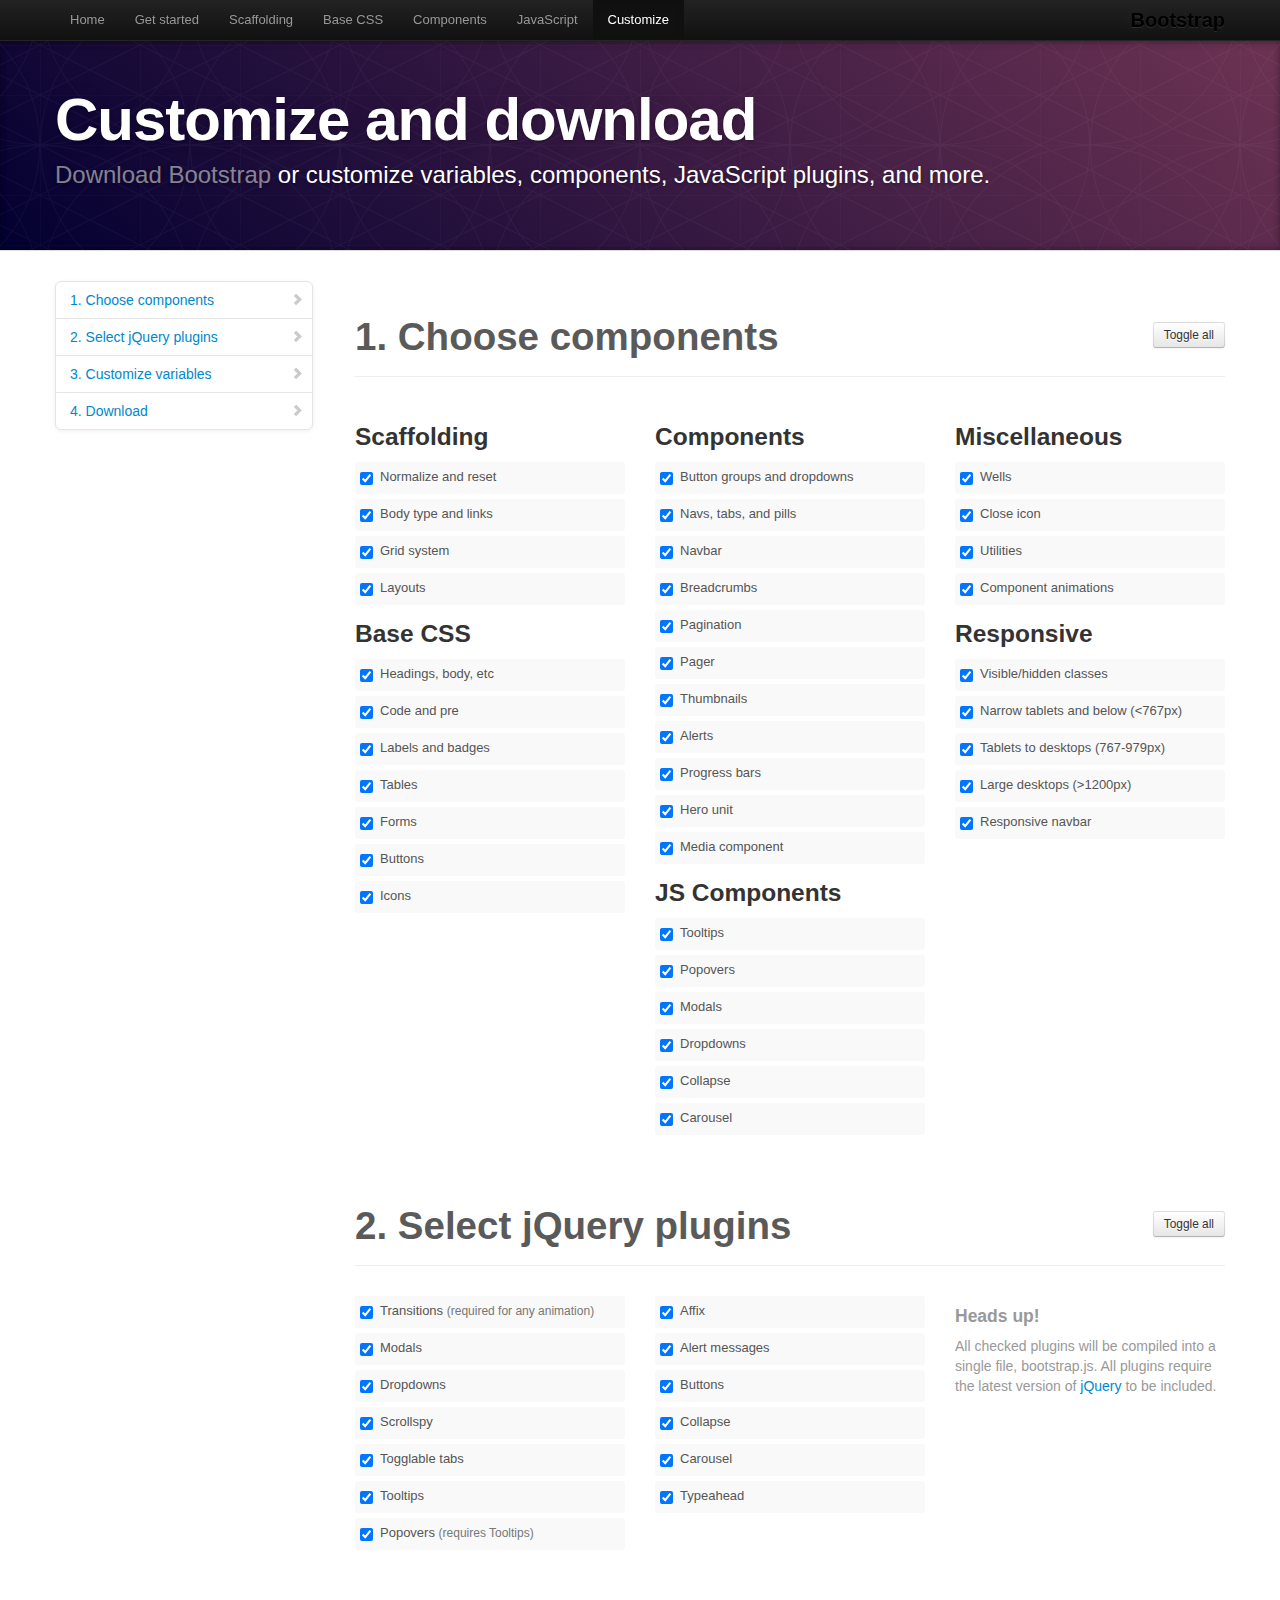
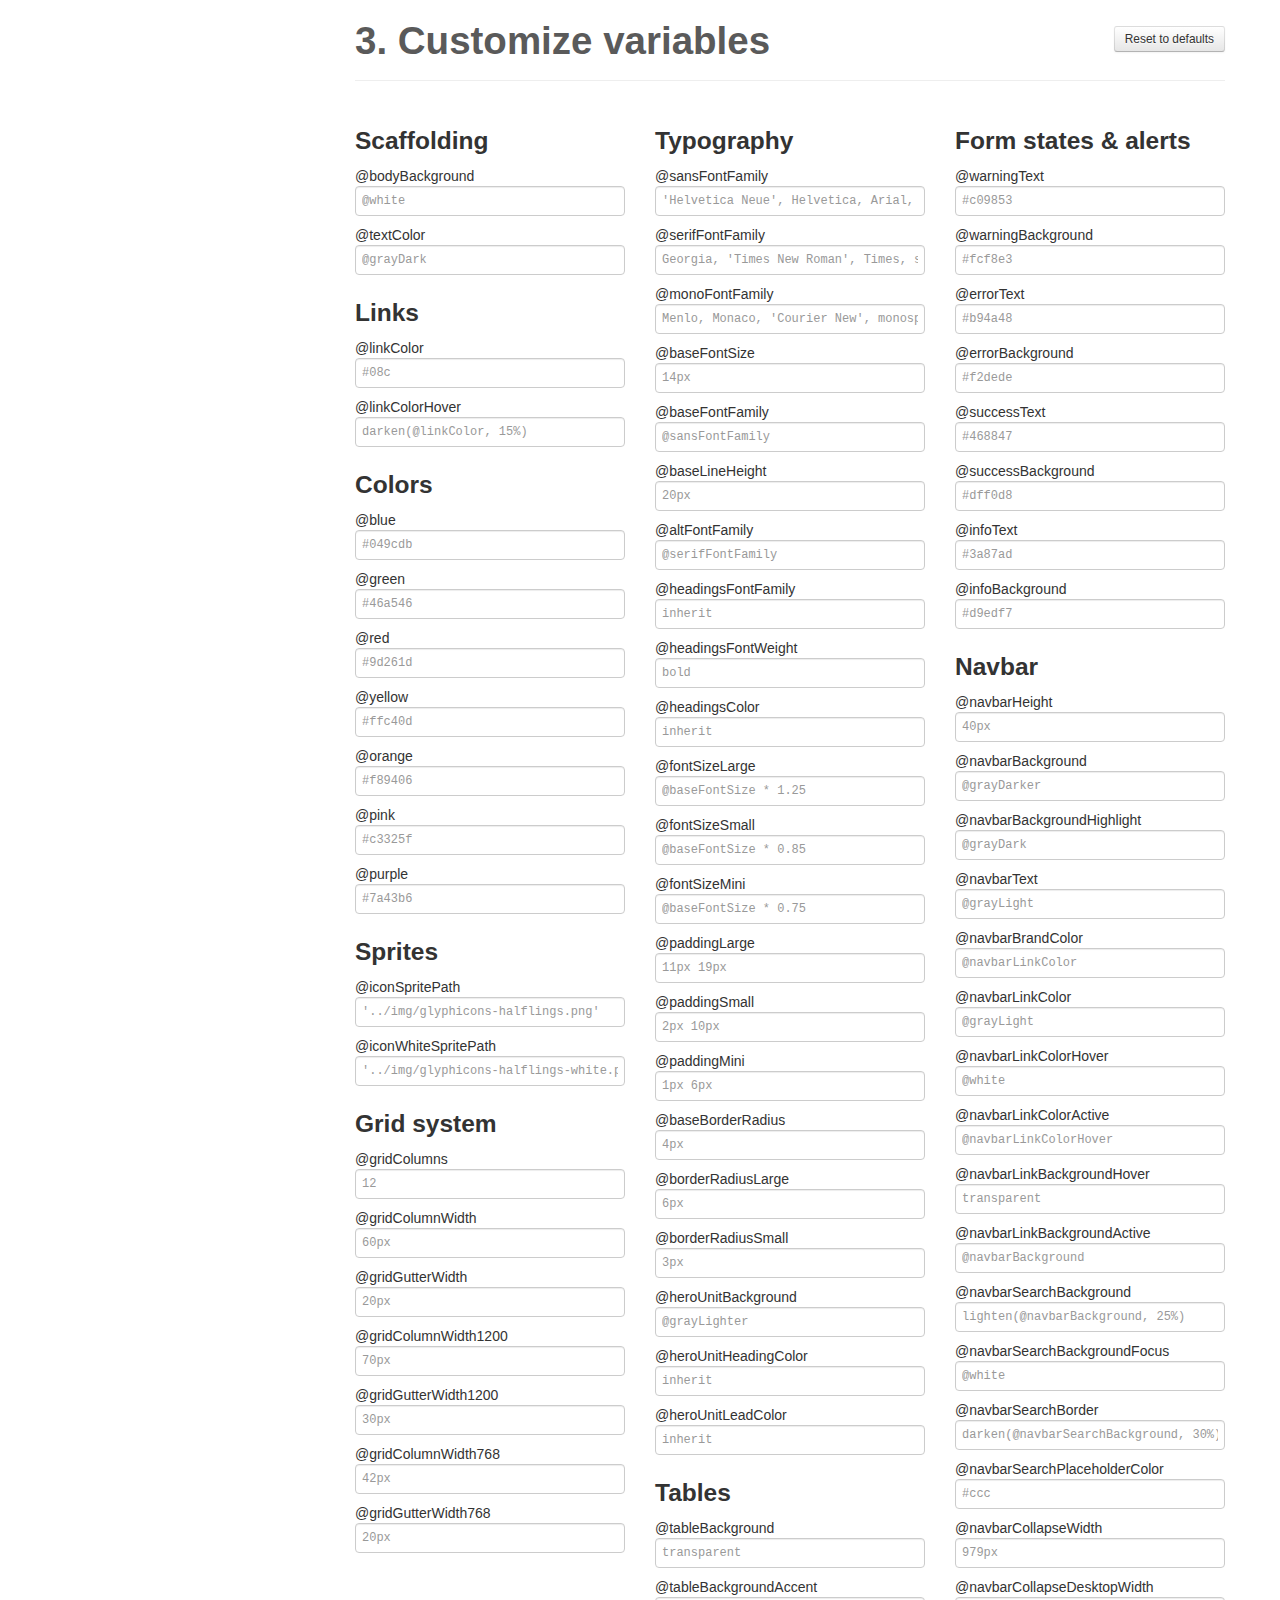
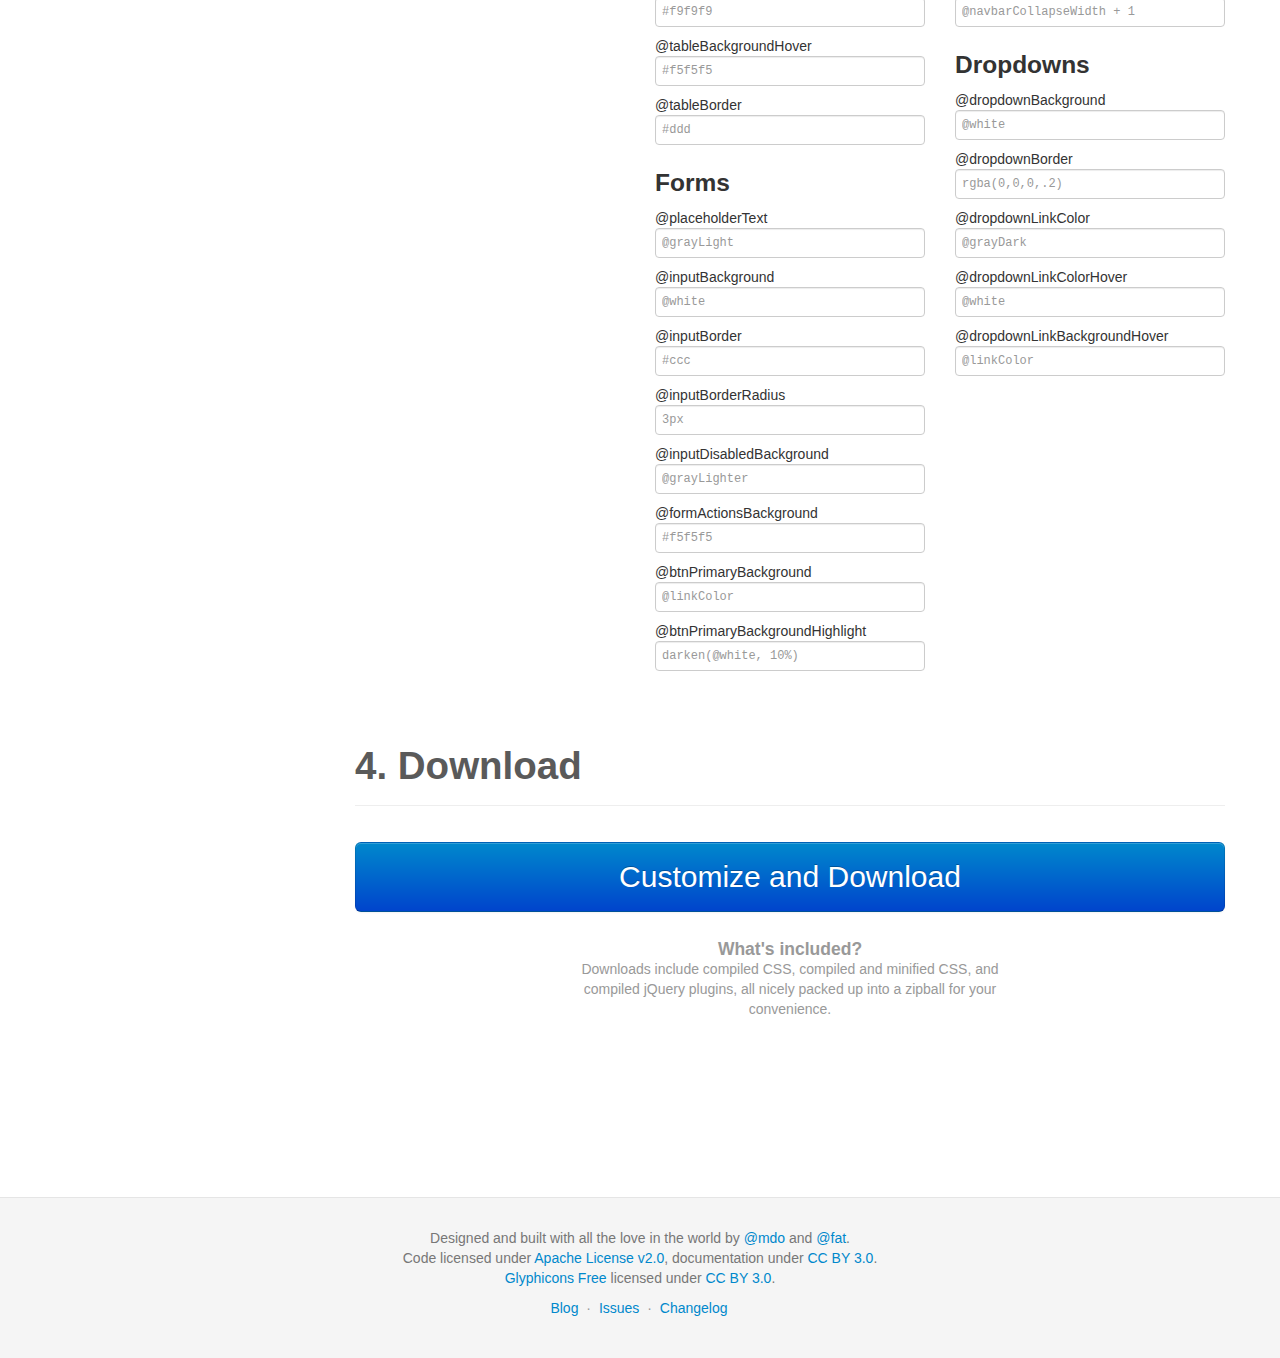
<file: sources/docs/customize.html>
<!DOCTYPE html>
<html lang="en">
  <head>
    <meta charset="utf-8">
    <title>Customize · Bootstrap</title>
    <meta name="viewport" content="width=device-width, initial-scale=1.0">
    <meta name="description" content="">
    <meta name="author" content="">

    <!-- Le styles -->
    <link href="assets/css/bootstrap.css" rel="stylesheet">
    <link href="assets/css/bootstrap-responsive.css" rel="stylesheet">
    <link href="assets/css/docs.css" rel="stylesheet">
    <link href="assets/js/google-code-prettify/prettify.css" rel="stylesheet">

    <!-- Le HTML5 shim, for IE6-8 support of HTML5 elements -->
    <!--[if lt IE 9]>
      <script src="assets/js/html5shiv.js"></script>
    <![endif]-->

    <!-- Le fav and touch icons -->
    <link rel="apple-touch-icon-precomposed" sizes="144x144" href="assets/ico/apple-touch-icon-144-precomposed.png">
    <link rel="apple-touch-icon-precomposed" sizes="114x114" href="assets/ico/apple-touch-icon-114-precomposed.png">
      <link rel="apple-touch-icon-precomposed" sizes="72x72" href="assets/ico/apple-touch-icon-72-precomposed.png">
                    <link rel="apple-touch-icon-precomposed" href="assets/ico/apple-touch-icon-57-precomposed.png">
                                   <link rel="shortcut icon" href="assets/ico/favicon.png">

    <script type="text/javascript">
      var _gaq = _gaq || [];
      _gaq.push(['_setAccount', 'UA-146052-10']);
      _gaq.push(['_trackPageview']);
      (function() {
        var ga = document.createElement('script'); ga.type = 'text/javascript'; ga.async = true;
        ga.src = ('https:' == document.location.protocol ? 'https://ssl' : 'http://www') + '.google-analytics.com/ga.js';
        var s = document.getElementsByTagName('script')[0]; s.parentNode.insertBefore(ga, s);
      })();
    </script>
  </head>

  <body data-spy="scroll" data-target=".bs-docs-sidebar">

    <!-- Navbar
    ================================================== -->
    <div class="navbar navbar-inverse navbar-fixed-top">
      <div class="navbar-inner">
        <div class="container">
          <button type="button" class="btn btn-navbar" data-toggle="collapse" data-target=".nav-collapse">
            <span class="icon-bar"></span>
            <span class="icon-bar"></span>
            <span class="icon-bar"></span>
          </button>
          <a class="brand" href="./index.html">Bootstrap</a>
          <div class="nav-collapse collapse">
            <ul class="nav">
              <li class="">
                <a href="./index.html">Home</a>
              </li>
              <li class="">
                <a href="./getting-started.html">Get started</a>
              </li>
              <li class="">
                <a href="./scaffolding.html">Scaffolding</a>
              </li>
              <li class="">
                <a href="./base-css.html">Base CSS</a>
              </li>
              <li class="">
                <a href="./components.html">Components</a>
              </li>
              <li class="">
                <a href="./javascript.html">JavaScript</a>
              </li>
              <li class="active">
                <a href="./customize.html">Customize</a>
              </li>
            </ul>
          </div>
        </div>
      </div>
    </div>

<!-- Masthead
================================================== -->
<header class="jumbotron subhead" id="overview">
  <div class="container">
    <h1>Customize and download</h1>
    <p class="lead"><a href="https://github.com/twitter/bootstrap/zipball/master">Download Bootstrap</a> or customize variables, components, JavaScript plugins, and more.</p>
  </div>
</header>


  <div class="container">

    <!-- Docs nav
    ================================================== -->
    <div class="row">
      <div class="span3 bs-docs-sidebar">
        <ul class="nav nav-list bs-docs-sidenav">
          <li><a href="#components"><i class="icon-chevron-right"></i> 1. Choose components</a></li>
          <li><a href="#plugins"><i class="icon-chevron-right"></i> 2. Select jQuery plugins</a></li>
          <li><a href="#variables"><i class="icon-chevron-right"></i> 3. Customize variables</a></li>
          <li><a href="#download"><i class="icon-chevron-right"></i> 4. Download</a></li>
        </ul>
      </div>
      <div class="span9">


        <!-- Customize form
        ================================================== -->
        <form>
          <section class="download" id="components">
            <div class="page-header">
              <a class="btn btn-small pull-right toggle-all" href="#">Toggle all</a>
              <h1>
                1. Choose components
              </h1>
            </div>
            <div class="row download-builder">
              <div class="span3">
                <h3>Scaffolding</h3>
                <label class="checkbox"><input checked="checked" type="checkbox" value="reset.less"> Normalize and reset</label>
                <label class="checkbox"><input checked="checked" type="checkbox" value="scaffolding.less"> Body type and links</label>
                <label class="checkbox"><input checked="checked" type="checkbox" value="grid.less"> Grid system</label>
                <label class="checkbox"><input checked="checked" type="checkbox" value="layouts.less"> Layouts</label>
                <h3>Base CSS</h3>
                <label class="checkbox"><input checked="checked" type="checkbox" value="type.less"> Headings, body, etc</label>
                <label class="checkbox"><input checked="checked" type="checkbox" value="code.less"> Code and pre</label>
                <label class="checkbox"><input checked="checked" type="checkbox" value="labels-badges.less"> Labels and badges</label>
                <label class="checkbox"><input checked="checked" type="checkbox" value="tables.less"> Tables</label>
                <label class="checkbox"><input checked="checked" type="checkbox" value="forms.less"> Forms</label>
                <label class="checkbox"><input checked="checked" type="checkbox" value="buttons.less"> Buttons</label>
                <label class="checkbox"><input checked="checked" type="checkbox" value="sprites.less"> Icons</label>
              </div><!-- /span -->
              <div class="span3">
                <h3>Components</h3>
                <label class="checkbox"><input checked="checked" type="checkbox" value="button-groups.less"> Button groups and dropdowns</label>
                <label class="checkbox"><input checked="checked" type="checkbox" value="navs.less"> Navs, tabs, and pills</label>
                <label class="checkbox"><input checked="checked" type="checkbox" value="navbar.less"> Navbar</label>
                <label class="checkbox"><input checked="checked" type="checkbox" value="breadcrumbs.less"> Breadcrumbs</label>
                <label class="checkbox"><input checked="checked" type="checkbox" value="pagination.less"> Pagination</label>
                <label class="checkbox"><input checked="checked" type="checkbox" value="pager.less"> Pager</label>
                <label class="checkbox"><input checked="checked" type="checkbox" value="thumbnails.less"> Thumbnails</label>
                <label class="checkbox"><input checked="checked" type="checkbox" value="alerts.less"> Alerts</label>
                <label class="checkbox"><input checked="checked" type="checkbox" value="progress-bars.less"> Progress bars</label>
                <label class="checkbox"><input checked="checked" type="checkbox" value="hero-unit.less"> Hero unit</label>
                <label class="checkbox"><input checked="checked" type="checkbox" value="media.less"> Media component</label>
                <h3>JS Components</h3>
                <label class="checkbox"><input checked="checked" type="checkbox" value="tooltip.less"> Tooltips</label>
                <label class="checkbox"><input checked="checked" type="checkbox" value="popovers.less"> Popovers</label>
                <label class="checkbox"><input checked="checked" type="checkbox" value="modals.less"> Modals</label>
                <label class="checkbox"><input checked="checked" type="checkbox" value="dropdowns.less"> Dropdowns</label>
                <label class="checkbox"><input checked="checked" type="checkbox" value="accordion.less"> Collapse</label>
                <label class="checkbox"><input checked="checked" type="checkbox" value="carousel.less"> Carousel</label>
              </div><!-- /span -->
              <div class="span3">
                <h3>Miscellaneous</h3>
                <label class="checkbox"><input checked="checked" type="checkbox" value="wells.less"> Wells</label>
                <label class="checkbox"><input checked="checked" type="checkbox" value="close.less"> Close icon</label>
                <label class="checkbox"><input checked="checked" type="checkbox" value="utilities.less"> Utilities</label>
                <label class="checkbox"><input checked="checked" type="checkbox" value="component-animations.less"> Component animations</label>
                <h3>Responsive</h3>
                <label class="checkbox"><input checked="checked" type="checkbox" value="responsive-utilities.less"> Visible/hidden classes</label>
                <label class="checkbox"><input checked="checked" type="checkbox" value="responsive-767px-max.less"> Narrow tablets and below (<767px)</label>
                <label class="checkbox"><input checked="checked" type="checkbox" value="responsive-768px-979px.less"> Tablets to desktops (767-979px)</label>
                <label class="checkbox"><input checked="checked" type="checkbox" value="responsive-1200px-min.less"> Large desktops (>1200px)</label>
                <label class="checkbox"><input checked="checked" type="checkbox" value="responsive-navbar.less"> Responsive navbar</label>
              </div><!-- /span -->
            </div><!-- /row -->
          </section>

          <section class="download" id="plugins">
            <div class="page-header">
              <a class="btn btn-small pull-right toggle-all" href="#">Toggle all</a>
              <h1>
                2. Select jQuery plugins
              </h1>
            </div>
            <div class="row download-builder">
              <div class="span3">
                <label class="checkbox">
                  <input type="checkbox" checked="true" value="bootstrap-transition.js">
                  Transitions <small>(required for any animation)</small>
                </label>
                <label class="checkbox">
                  <input type="checkbox" checked="true" value="bootstrap-modal.js">
                  Modals
                </label>
                <label class="checkbox">
                  <input type="checkbox" checked="true" value="bootstrap-dropdown.js">
                  Dropdowns
                </label>
                <label class="checkbox">
                  <input type="checkbox" checked="true" value="bootstrap-scrollspy.js">
                  Scrollspy
                </label>
                <label class="checkbox">
                  <input type="checkbox" checked="true" value="bootstrap-tab.js">
                  Togglable tabs
                </label>
                <label class="checkbox">
                  <input type="checkbox" checked="true" value="bootstrap-tooltip.js">
                  Tooltips
                </label>
                <label class="checkbox">
                  <input type="checkbox" checked="true" value="bootstrap-popover.js">
                  Popovers <small>(requires Tooltips)</small>
                </label>
              </div><!-- /span -->
              <div class="span3">
                <label class="checkbox">
                  <input type="checkbox" checked="true" value="bootstrap-affix.js">
                  Affix
                </label>
                <label class="checkbox">
                  <input type="checkbox" checked="true" value="bootstrap-alert.js">
                  Alert messages
                </label>
                <label class="checkbox">
                  <input type="checkbox" checked="true" value="bootstrap-button.js">
                  Buttons
                </label>
                <label class="checkbox">
                  <input type="checkbox" checked="true" value="bootstrap-collapse.js">
                  Collapse
                </label>
                <label class="checkbox">
                  <input type="checkbox" checked="true" value="bootstrap-carousel.js">
                  Carousel
                </label>
                <label class="checkbox">
                  <input type="checkbox" checked="true" value="bootstrap-typeahead.js">
                  Typeahead
                </label>
              </div><!-- /span -->
              <div class="span3">
                <h4 class="muted">Heads up!</h4>
                <p class="muted">All checked plugins will be compiled into a single file, bootstrap.js. All plugins require the latest version of <a href="http://jquery.com/" target="_blank">jQuery</a> to be included.</p>
              </div><!-- /span -->
            </div><!-- /row -->
          </section>


          <section class="download" id="variables">
            <div class="page-header">
              <a class="btn btn-small pull-right toggle-all" href="#">Reset to defaults</a>
              <h1>
                3. Customize variables
              </h1>
            </div>
            <div class="row download-builder">
              <div class="span3">
                <h3>Scaffolding</h3>
                <label>@bodyBackground</label>
                <input type="text" class="span3" placeholder="@white">
                <label>@textColor</label>
                <input type="text" class="span3" placeholder="@grayDark">

                <h3>Links</h3>
                <label>@linkColor</label>
                <input type="text" class="span3" placeholder="#08c">
                <label>@linkColorHover</label>
                <input type="text" class="span3" placeholder="darken(@linkColor, 15%)">
                <h3>Colors</h3>
                <label>@blue</label>
                <input type="text" class="span3" placeholder="#049cdb">
                <label>@green</label>
                <input type="text" class="span3" placeholder="#46a546">
                <label>@red</label>
                <input type="text" class="span3" placeholder="#9d261d">
                <label>@yellow</label>
                <input type="text" class="span3" placeholder="#ffc40d">
                <label>@orange</label>
                <input type="text" class="span3" placeholder="#f89406">
                <label>@pink</label>
                <input type="text" class="span3" placeholder="#c3325f">
                <label>@purple</label>
                <input type="text" class="span3" placeholder="#7a43b6">

                <h3>Sprites</h3>
                <label>@iconSpritePath</label>
                <input type="text" class="span3" placeholder="'../img/glyphicons-halflings.png'">
                <label>@iconWhiteSpritePath</label>
                <input type="text" class="span3" placeholder="'../img/glyphicons-halflings-white.png'">

                <h3>Grid system</h3>
                <label>@gridColumns</label>
                <input type="text" class="span3" placeholder="12">
                <label>@gridColumnWidth</label>
                <input type="text" class="span3" placeholder="60px">
                <label>@gridGutterWidth</label>
                <input type="text" class="span3" placeholder="20px">
                <label>@gridColumnWidth1200</label>
                <input type="text" class="span3" placeholder="70px">
                <label>@gridGutterWidth1200</label>
                <input type="text" class="span3" placeholder="30px">
                <label>@gridColumnWidth768</label>
                <input type="text" class="span3" placeholder="42px">
                <label>@gridGutterWidth768</label>
                <input type="text" class="span3" placeholder="20px">

              </div><!-- /span -->
              <div class="span3">

                <h3>Typography</h3>
                <label>@sansFontFamily</label>
                <input type="text" class="span3" placeholder="'Helvetica Neue', Helvetica, Arial, sans-serif">
                <label>@serifFontFamily</label>
                <input type="text" class="span3" placeholder="Georgia, 'Times New Roman', Times, serif">
                <label>@monoFontFamily</label>
                <input type="text" class="span3" placeholder="Menlo, Monaco, 'Courier New', monospace">

                <label>@baseFontSize</label>
                <input type="text" class="span3" placeholder="14px">
                <label>@baseFontFamily</label>
                <input type="text" class="span3" placeholder="@sansFontFamily">
                <label>@baseLineHeight</label>
                <input type="text" class="span3" placeholder="20px">

                <label>@altFontFamily</label>
                <input type="text" class="span3" placeholder="@serifFontFamily">
                <label>@headingsFontFamily</label>
                <input type="text" class="span3" placeholder="inherit">
                <label>@headingsFontWeight</label>
                <input type="text" class="span3" placeholder="bold">
                <label>@headingsColor</label>
                <input type="text" class="span3" placeholder="inherit">

                <label>@fontSizeLarge</label>
                <input type="text" class="span3" placeholder="@baseFontSize * 1.25">
                <label>@fontSizeSmall</label>
                <input type="text" class="span3" placeholder="@baseFontSize * 0.85">
                <label>@fontSizeMini</label>
                <input type="text" class="span3" placeholder="@baseFontSize * 0.75">

                <label>@paddingLarge</label>
                <input type="text" class="span3" placeholder="11px 19px">
                <label>@paddingSmall</label>
                <input type="text" class="span3" placeholder="2px 10px">
                <label>@paddingMini</label>
                <input type="text" class="span3" placeholder="1px 6px">

                <label>@baseBorderRadius</label>
                <input type="text" class="span3" placeholder="4px">
                <label>@borderRadiusLarge</label>
                <input type="text" class="span3" placeholder="6px">
                <label>@borderRadiusSmall</label>
                <input type="text" class="span3" placeholder="3px">

                <label>@heroUnitBackground</label>
                <input type="text" class="span3" placeholder="@grayLighter">
                <label>@heroUnitHeadingColor</label>
                <input type="text" class="span3" placeholder="inherit">
                <label>@heroUnitLeadColor</label>
                <input type="text" class="span3" placeholder="inherit">

                <h3>Tables</h3>
                <label>@tableBackground</label>
                <input type="text" class="span3" placeholder="transparent">
                <label>@tableBackgroundAccent</label>
                <input type="text" class="span3" placeholder="#f9f9f9">
                <label>@tableBackgroundHover</label>
                <input type="text" class="span3" placeholder="#f5f5f5">
                <label>@tableBorder</label>
                <input type="text" class="span3" placeholder="#ddd">

                <h3>Forms</h3>
                <label>@placeholderText</label>
                <input type="text" class="span3" placeholder="@grayLight">
                <label>@inputBackground</label>
                <input type="text" class="span3" placeholder="@white">
                <label>@inputBorder</label>
                <input type="text" class="span3" placeholder="#ccc">
                <label>@inputBorderRadius</label>
                <input type="text" class="span3" placeholder="3px">
                <label>@inputDisabledBackground</label>
                <input type="text" class="span3" placeholder="@grayLighter">
                <label>@formActionsBackground</label>
                <input type="text" class="span3" placeholder="#f5f5f5">
                <label>@btnPrimaryBackground</label>
                <input type="text" class="span3" placeholder="@linkColor">
                <label>@btnPrimaryBackgroundHighlight</label>
                <input type="text" class="span3" placeholder="darken(@white, 10%)">

              </div><!-- /span -->
              <div class="span3">

                <h3>Form states &amp; alerts</h3>
                <label>@warningText</label>
                <input type="text" class="span3" placeholder="#c09853">
                <label>@warningBackground</label>
                <input type="text" class="span3" placeholder="#fcf8e3">
                <label>@errorText</label>
                <input type="text" class="span3" placeholder="#b94a48">
                <label>@errorBackground</label>
                <input type="text" class="span3" placeholder="#f2dede">
                <label>@successText</label>
                <input type="text" class="span3" placeholder="#468847">
                <label>@successBackground</label>
                <input type="text" class="span3" placeholder="#dff0d8">
                <label>@infoText</label>
                <input type="text" class="span3" placeholder="#3a87ad">
                <label>@infoBackground</label>
                <input type="text" class="span3" placeholder="#d9edf7">

                <h3>Navbar</h3>
                <label>@navbarHeight</label>
                <input type="text" class="span3" placeholder="40px">
                <label>@navbarBackground</label>
                <input type="text" class="span3" placeholder="@grayDarker">
                <label>@navbarBackgroundHighlight</label>
                <input type="text" class="span3" placeholder="@grayDark">
                <label>@navbarText</label>
                <input type="text" class="span3" placeholder="@grayLight">
                <label>@navbarBrandColor</label>
                <input type="text" class="span3" placeholder="@navbarLinkColor">
                <label>@navbarLinkColor</label>
                <input type="text" class="span3" placeholder="@grayLight">
                <label>@navbarLinkColorHover</label>
                <input type="text" class="span3" placeholder="@white">
                <label>@navbarLinkColorActive</label>
                <input type="text" class="span3" placeholder="@navbarLinkColorHover">
                <label>@navbarLinkBackgroundHover</label>
                <input type="text" class="span3" placeholder="transparent">
                <label>@navbarLinkBackgroundActive</label>
                <input type="text" class="span3" placeholder="@navbarBackground">
                <label>@navbarSearchBackground</label>
                <input type="text" class="span3" placeholder="lighten(@navbarBackground, 25%)">
                <label>@navbarSearchBackgroundFocus</label>
                <input type="text" class="span3" placeholder="@white">
                <label>@navbarSearchBorder</label>
                <input type="text" class="span3" placeholder="darken(@navbarSearchBackground, 30%)">
                <label>@navbarSearchPlaceholderColor</label>
                <input type="text" class="span3" placeholder="#ccc">

                <label>@navbarCollapseWidth</label>
                <input type="text" class="span3" placeholder="979px">
                <label>@navbarCollapseDesktopWidth</label>
                <input type="text" class="span3" placeholder="@navbarCollapseWidth + 1">

                <h3>Dropdowns</h3>
                <label>@dropdownBackground</label>
                <input type="text" class="span3" placeholder="@white">
                <label>@dropdownBorder</label>
                <input type="text" class="span3" placeholder="rgba(0,0,0,.2)">
                <label>@dropdownLinkColor</label>
                <input type="text" class="span3" placeholder="@grayDark">
                <label>@dropdownLinkColorHover</label>
                <input type="text" class="span3" placeholder="@white">
                <label>@dropdownLinkBackgroundHover</label>
                <input type="text" class="span3" placeholder="@linkColor">
              </div><!-- /span -->
            </div><!-- /row -->
          </section>

          <section class="download" id="download">
            <div class="page-header">
              <h1>
                4. Download
              </h1>
            </div>
            <div class="download-btn">
              <a class="btn btn-primary" href="#" onclick="_gaq.push(['_trackEvent', 'Customize', 'Download', 'Customize and Download']);">Customize and Download</a>
              <h4>What's included?</h4>
              <p>Downloads include compiled CSS, compiled and minified CSS, and compiled jQuery plugins, all nicely packed up into a zipball for your convenience.</p>
            </div>
          </section><!-- /download -->
        </form>



      </div>
    </div>

  </div>



    <!-- Footer
    ================================================== -->
    <footer class="footer">
      <div class="container">
        <p>Designed and built with all the love in the world by <a href="http://twitter.com/mdo" target="_blank">@mdo</a> and <a href="http://twitter.com/fat" target="_blank">@fat</a>.</p>
        <p>Code licensed under <a href="http://www.apache.org/licenses/LICENSE-2.0" target="_blank">Apache License v2.0</a>, documentation under <a href="http://creativecommons.org/licenses/by/3.0/">CC BY 3.0</a>.</p>
        <p><a href="http://glyphicons.com">Glyphicons Free</a> licensed under <a href="http://creativecommons.org/licenses/by/3.0/">CC BY 3.0</a>.</p>
        <ul class="footer-links">
          <li><a href="http://blog.getbootstrap.com">Blog</a></li>
          <li class="muted">&middot;</li>
          <li><a href="https://github.com/twitter/bootstrap/issues?state=open">Issues</a></li>
          <li class="muted">&middot;</li>
          <li><a href="https://github.com/twitter/bootstrap/blob/master/CHANGELOG.md">Changelog</a></li>
        </ul>
      </div>
    </footer>



    <!-- Le javascript
    ================================================== -->
    <!-- Placed at the end of the document so the pages load faster -->
    <script type="text/javascript" src="http://platform.twitter.com/widgets.js"></script>
    <script src="assets/js/jquery.js"></script>
    <script src="assets/js/bootstrap-transition.js"></script>
    <script src="assets/js/bootstrap-alert.js"></script>
    <script src="assets/js/bootstrap-modal.js"></script>
    <script src="assets/js/bootstrap-dropdown.js"></script>
    <script src="assets/js/bootstrap-scrollspy.js"></script>
    <script src="assets/js/bootstrap-tab.js"></script>
    <script src="assets/js/bootstrap-tooltip.js"></script>
    <script src="assets/js/bootstrap-popover.js"></script>
    <script src="assets/js/bootstrap-button.js"></script>
    <script src="assets/js/bootstrap-collapse.js"></script>
    <script src="assets/js/bootstrap-carousel.js"></script>
    <script src="assets/js/bootstrap-typeahead.js"></script>
    <script src="assets/js/bootstrap-affix.js"></script>

    <script src="assets/js/holder/holder.js"></script>
    <script src="assets/js/google-code-prettify/prettify.js"></script>

    <script src="assets/js/application.js"></script>


    <!-- Analytics
    ================================================== -->
    <script>
      var _gauges = _gauges || [];
      (function() {
        var t   = document.createElement('script');
        t.type  = 'text/javascript';
        t.async = true;
        t.id    = 'gauges-tracker';
        t.setAttribute('data-site-id', '4f0dc9fef5a1f55508000013');
        t.src = '//secure.gaug.es/track.js';
        var s = document.getElementsByTagName('script')[0];
        s.parentNode.insertBefore(t, s);
      })();
    </script>

  </body>
</html>
</file>
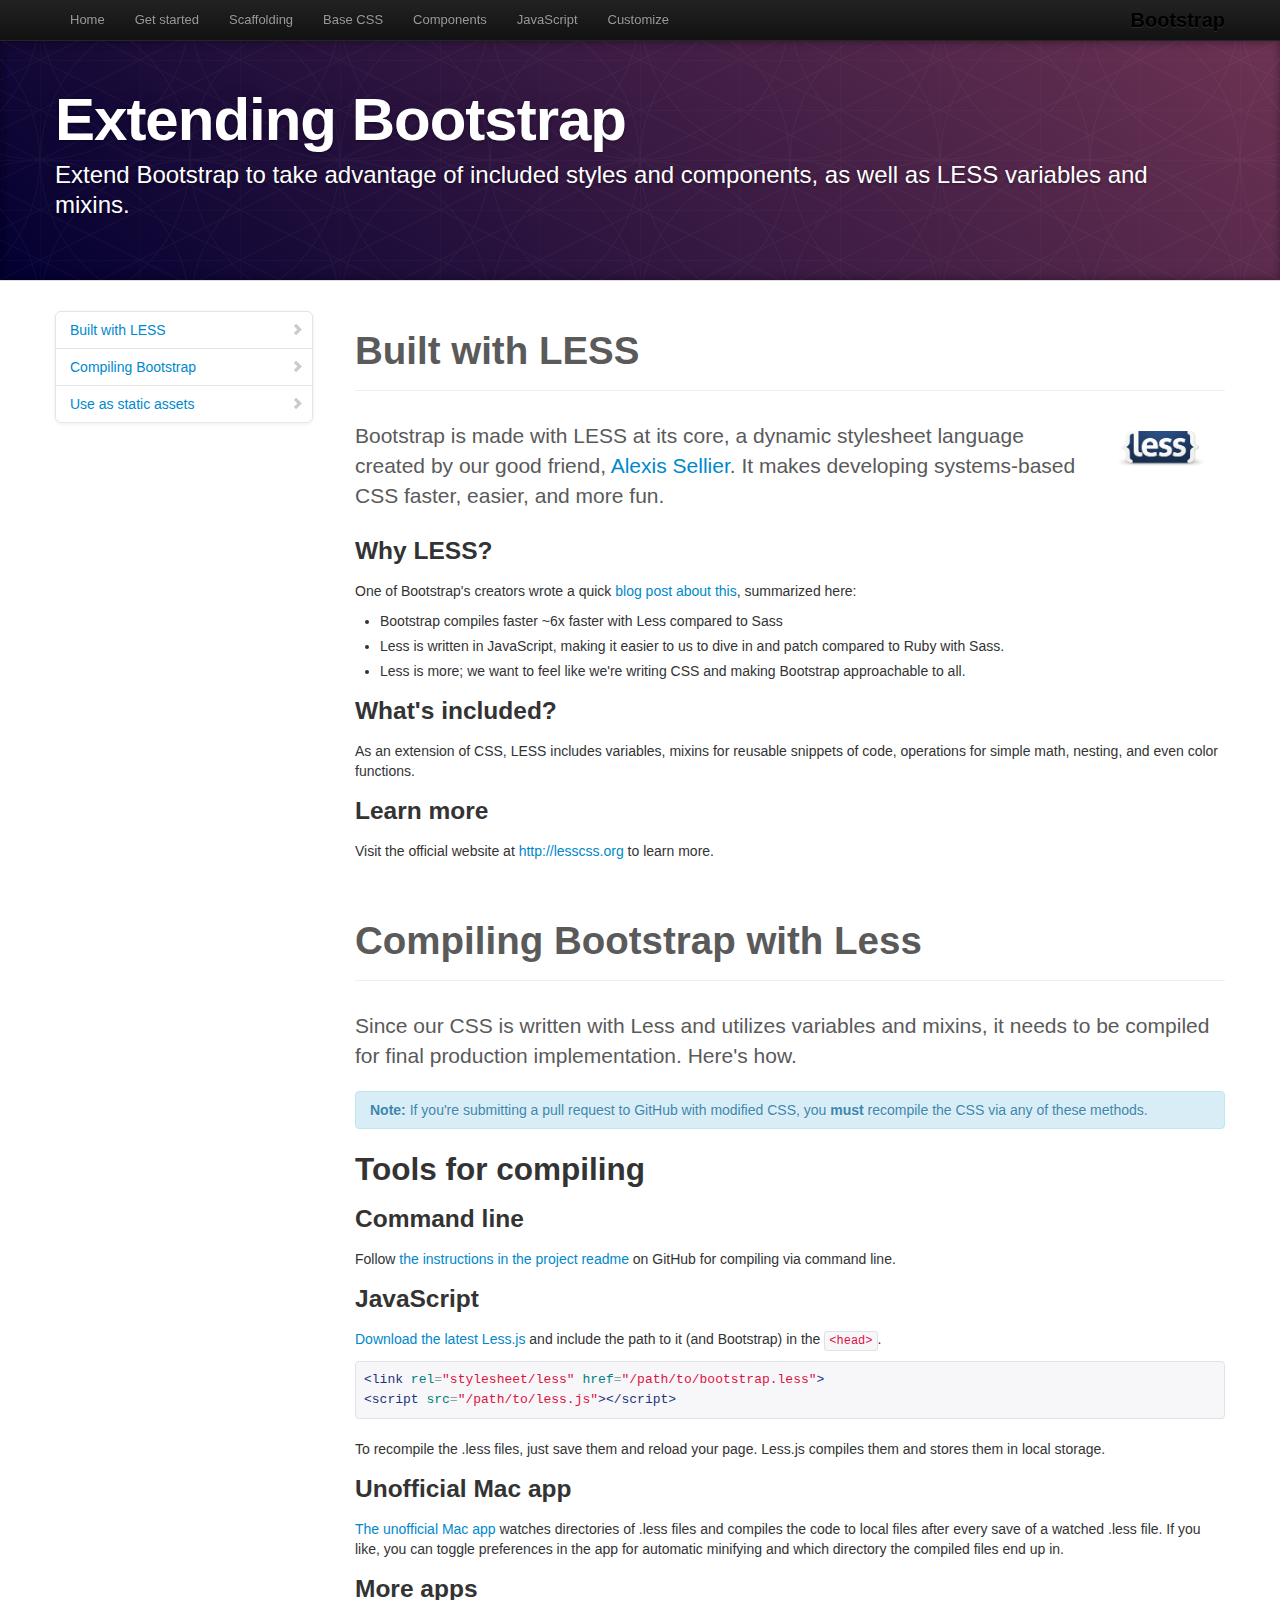
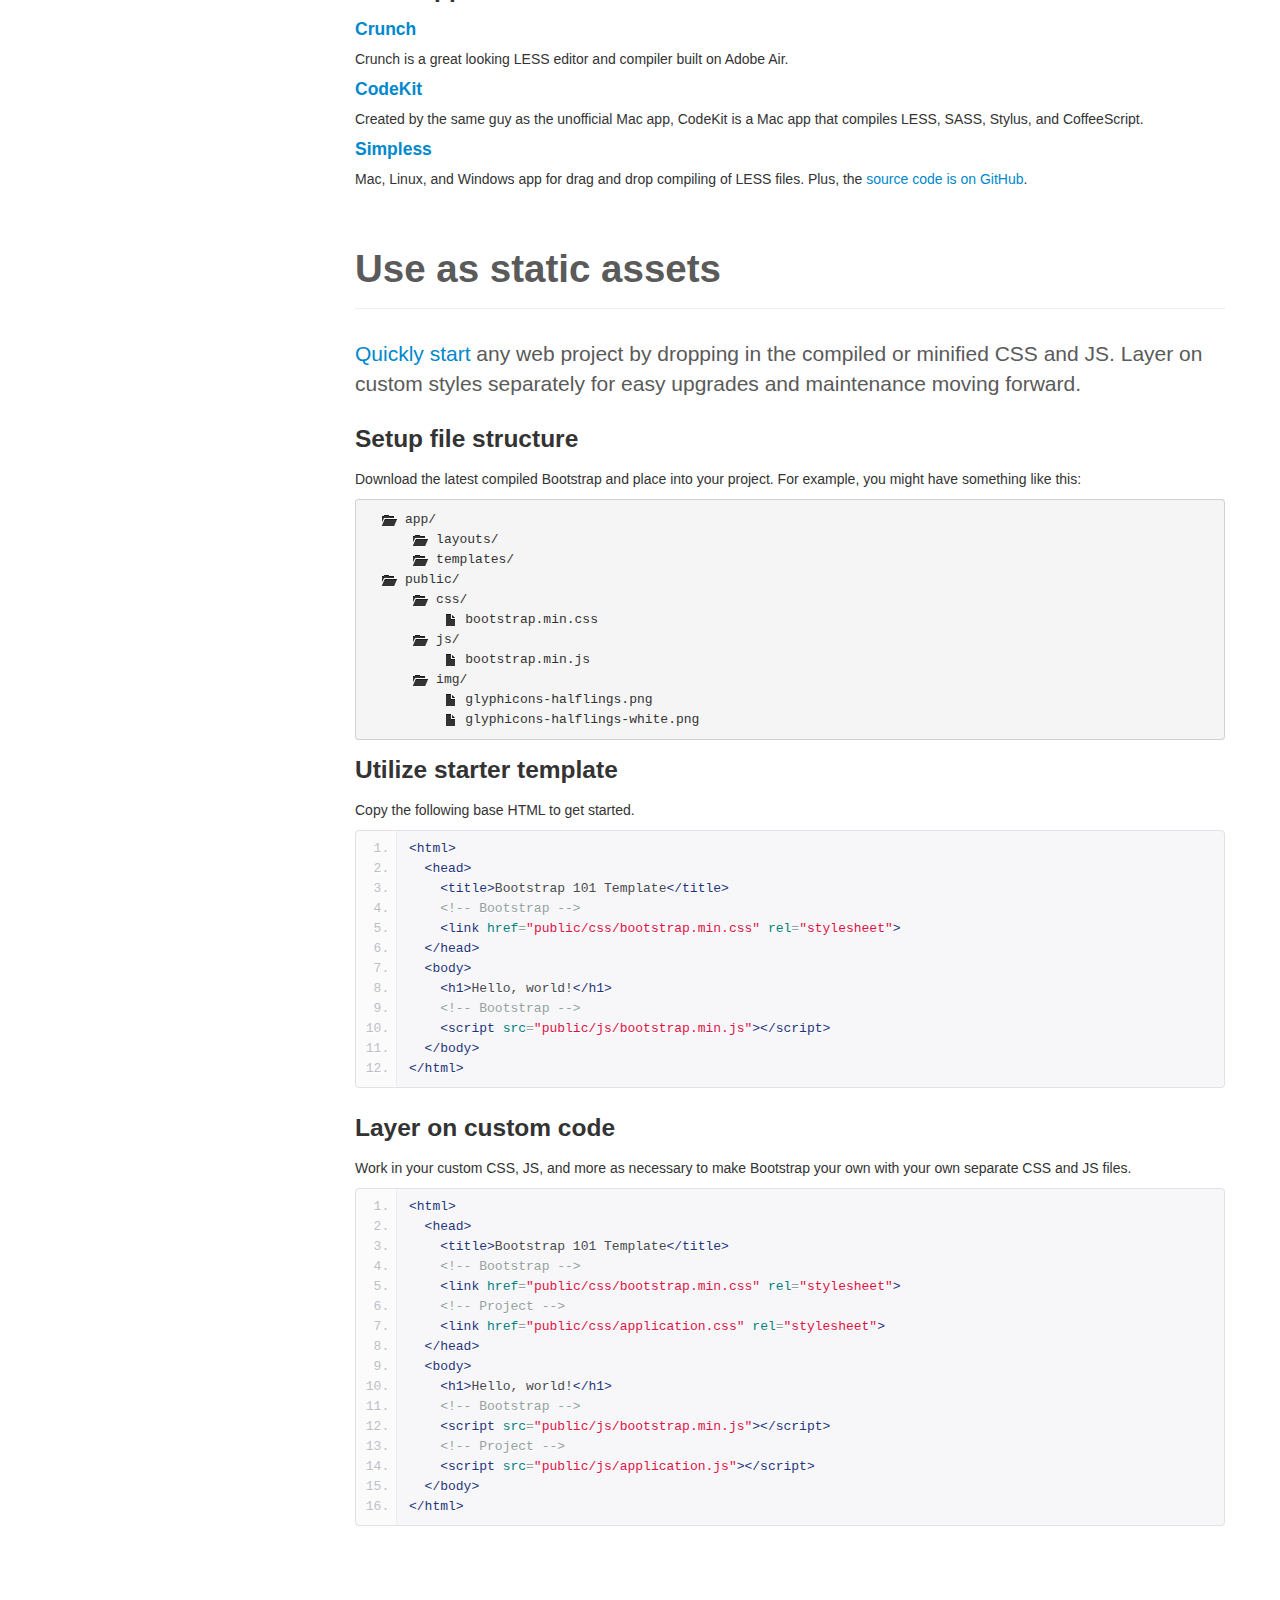
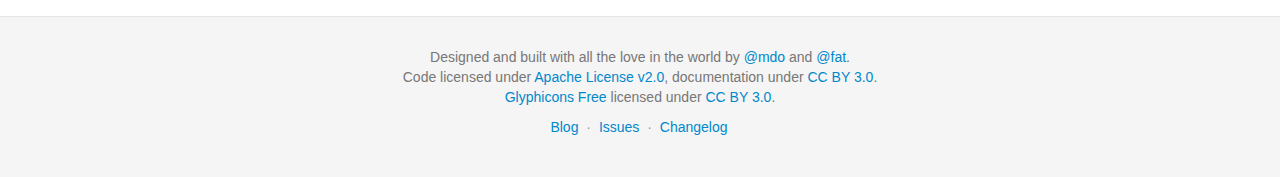
<file: sources/docs/extend.html>
<!DOCTYPE html>
<html lang="en">
  <head>
    <meta charset="utf-8">
    <title>Extend · Bootstrap</title>
    <meta name="viewport" content="width=device-width, initial-scale=1.0">
    <meta name="description" content="">
    <meta name="author" content="">

    <!-- Le styles -->
    <link href="assets/css/bootstrap.css" rel="stylesheet">
    <link href="assets/css/bootstrap-responsive.css" rel="stylesheet">
    <link href="assets/css/docs.css" rel="stylesheet">
    <link href="assets/js/google-code-prettify/prettify.css" rel="stylesheet">

    <!-- Le HTML5 shim, for IE6-8 support of HTML5 elements -->
    <!--[if lt IE 9]>
      <script src="assets/js/html5shiv.js"></script>
    <![endif]-->

    <!-- Le fav and touch icons -->
    <link rel="apple-touch-icon-precomposed" sizes="144x144" href="assets/ico/apple-touch-icon-144-precomposed.png">
    <link rel="apple-touch-icon-precomposed" sizes="114x114" href="assets/ico/apple-touch-icon-114-precomposed.png">
      <link rel="apple-touch-icon-precomposed" sizes="72x72" href="assets/ico/apple-touch-icon-72-precomposed.png">
                    <link rel="apple-touch-icon-precomposed" href="assets/ico/apple-touch-icon-57-precomposed.png">
                                   <link rel="shortcut icon" href="assets/ico/favicon.png">

    <script type="text/javascript">
      var _gaq = _gaq || [];
      _gaq.push(['_setAccount', 'UA-146052-10']);
      _gaq.push(['_trackPageview']);
      (function() {
        var ga = document.createElement('script'); ga.type = 'text/javascript'; ga.async = true;
        ga.src = ('https:' == document.location.protocol ? 'https://ssl' : 'http://www') + '.google-analytics.com/ga.js';
        var s = document.getElementsByTagName('script')[0]; s.parentNode.insertBefore(ga, s);
      })();
    </script>
  </head>

  <body data-spy="scroll" data-target=".bs-docs-sidebar">

    <!-- Navbar
    ================================================== -->
    <div class="navbar navbar-inverse navbar-fixed-top">
      <div class="navbar-inner">
        <div class="container">
          <button type="button" class="btn btn-navbar" data-toggle="collapse" data-target=".nav-collapse">
            <span class="icon-bar"></span>
            <span class="icon-bar"></span>
            <span class="icon-bar"></span>
          </button>
          <a class="brand" href="./index.html">Bootstrap</a>
          <div class="nav-collapse collapse">
            <ul class="nav">
              <li class="">
                <a href="./index.html">Home</a>
              </li>
              <li class="">
                <a href="./getting-started.html">Get started</a>
              </li>
              <li class="">
                <a href="./scaffolding.html">Scaffolding</a>
              </li>
              <li class="">
                <a href="./base-css.html">Base CSS</a>
              </li>
              <li class="">
                <a href="./components.html">Components</a>
              </li>
              <li class="">
                <a href="./javascript.html">JavaScript</a>
              </li>
              <li class="">
                <a href="./customize.html">Customize</a>
              </li>
            </ul>
          </div>
        </div>
      </div>
    </div>

<!-- Subhead
================================================== -->
<header class="jumbotron subhead" id="overview">
  <div class="container">
    <h1>Extending Bootstrap</h1>
    <p class="lead">Extend Bootstrap to take advantage of included styles and components, as well as LESS variables and mixins.</p>
  <div>
</header>

  <div class="container">

    <!-- Docs nav
    ================================================== -->
    <div class="row">
      <div class="span3 bs-docs-sidebar">
        <ul class="nav nav-list bs-docs-sidenav">
          <li><a href="#built-with-less"><i class="icon-chevron-right"></i> Built with LESS</a></li>
          <li><a href="#compiling"><i class="icon-chevron-right"></i> Compiling Bootstrap</a></li>
          <li><a href="#static-assets"><i class="icon-chevron-right"></i> Use as static assets</a></li>
        </ul>
      </div>
      <div class="span9">



        <!-- BUILT WITH LESS
        ================================================== -->
        <section id="built-with-less">
          <div class="page-header">
            <h1>Built with LESS</h1>
          </div>

          <img style="float: right; height: 36px; margin: 10px 20px 20px" src="assets/img/less-logo-large.png" alt="LESS CSS">
          <p class="lead">Bootstrap is made with LESS at its core, a dynamic stylesheet language created by our good friend, <a href="http://cloudhead.io">Alexis Sellier</a>. It makes developing systems-based CSS faster, easier, and more fun.</p>

          <h3>Why LESS?</h3>
          <p>One of Bootstrap's creators wrote a quick <a href="http://www.wordsbyf.at/2012/03/08/why-less/">blog post about this</a>, summarized here:</p>
          <ul>
            <li>Bootstrap compiles faster ~6x faster with Less compared to Sass</li>
            <li>Less is written in JavaScript, making it easier to us to dive in and patch compared to Ruby with Sass.</li>
            <li>Less is more; we want to feel like we're writing CSS and making Bootstrap approachable to all.</li>
          </ul>

          <h3>What's included?</h3>
          <p>As an extension of CSS, LESS includes variables, mixins for reusable snippets of code, operations for simple math, nesting, and even color functions.</p>

          <h3>Learn more</h3>
          <p>Visit the official website at <a href="http://lesscss.org">http://lesscss.org</a> to learn more.</p>
        </section>



        <!-- COMPILING LESS AND BOOTSTRAP
        ================================================== -->
        <section id="compiling">
          <div class="page-header">
            <h1>Compiling Bootstrap with Less</h1>
          </div>

          <p class="lead">Since our CSS is written with Less and utilizes variables and mixins, it needs to be compiled for final production implementation. Here's how.</p>

          <div class="alert alert-info">
            <strong>Note:</strong> If you're submitting a pull request to GitHub with modified CSS, you <strong>must</strong> recompile the CSS via any of these methods.
          </div>

          <h2>Tools for compiling</h2>

          <h3>Command line</h3>
          <p>Follow <a href="https://github.com/twitter/bootstrap#developers">the instructions in the project readme</a> on GitHub for compiling via command line.</p>

          <h3>JavaScript</h3>
          <p><a href="http://lesscss.org/">Download the latest Less.js</a> and include the path to it (and Bootstrap) in the <code>&lt;head&gt;</code>.</p>
<pre class="prettyprint">
&lt;link rel="stylesheet/less" href="/path/to/bootstrap.less"&gt;
&lt;script src="/path/to/less.js"&gt;&lt;/script&gt;
</pre>
          <p>To recompile the .less files, just save them and reload your page. Less.js compiles them and stores them in local storage.</p>

          <h3>Unofficial Mac app</h3>
          <p><a href="http://incident57.com/less/">The unofficial Mac app</a> watches directories of .less files and compiles the code to local files after every save of a watched .less file. If you like, you can toggle preferences in the app for automatic minifying and which directory the compiled files end up in.</p>

          <h3>More apps</h3>
          <h4><a href="http://crunchapp.net/" target="_blank">Crunch</a></h4>
          <p>Crunch is a great looking LESS editor and compiler built on Adobe Air.</p>
          <h4><a href="http://incident57.com/codekit/" target="_blank">CodeKit</a></h4>
          <p>Created by the same guy as the unofficial Mac app, CodeKit is a Mac app that compiles LESS, SASS, Stylus, and CoffeeScript.</p>
          <h4><a href="http://wearekiss.com/simpless" target="_blank">Simpless</a></h4>
          <p>Mac, Linux, and Windows app for drag and drop compiling of LESS files. Plus, the <a href="https://github.com/Paratron/SimpLESS" target="_blank">source code is on GitHub</a>.</p>

        </section>



        <!-- Static assets
        ================================================== -->
        <section id="static-assets">
          <div class="page-header">
            <h1>Use as static assets</h1>
          </div>
          <p class="lead"><a href="./getting-started.html">Quickly start</a> any web project by dropping in the compiled or minified CSS and JS. Layer on custom styles separately for easy upgrades and maintenance moving forward.</p>

          <h3>Setup file structure</h3>
          <p>Download the latest compiled Bootstrap and place into your project. For example, you might have something like this:</p>
<pre>
  <span class="icon-folder-open"></span> app/
      <span class="icon-folder-open"></span> layouts/
      <span class="icon-folder-open"></span> templates/
  <span class="icon-folder-open"></span> public/
      <span class="icon-folder-open"></span> css/
          <span class="icon-file"></span> bootstrap.min.css
      <span class="icon-folder-open"></span> js/
          <span class="icon-file"></span> bootstrap.min.js
      <span class="icon-folder-open"></span> img/
          <span class="icon-file"></span> glyphicons-halflings.png
          <span class="icon-file"></span> glyphicons-halflings-white.png
</pre>

          <h3>Utilize starter template</h3>
          <p>Copy the following base HTML to get started.</p>
<pre class="prettyprint linenums">
&lt;html&gt;
  &lt;head&gt;
    &lt;title&gt;Bootstrap 101 Template&lt;/title&gt;
    &lt;!-- Bootstrap --&gt;
    &lt;link href="public/css/bootstrap.min.css" rel="stylesheet"&gt;
  &lt;/head&gt;
  &lt;body&gt;
    &lt;h1&gt;Hello, world!&lt;/h1&gt;
    &lt;!-- Bootstrap --&gt;
    &lt;script src="public/js/bootstrap.min.js"&gt;&lt;/script&gt;
  &lt;/body&gt;
&lt;/html&gt;
</pre>

          <h3>Layer on custom code</h3>
          <p>Work in your custom CSS, JS, and more as necessary to make Bootstrap your own with your own separate CSS and JS files.</p>
<pre class="prettyprint linenums">
&lt;html&gt;
  &lt;head&gt;
    &lt;title&gt;Bootstrap 101 Template&lt;/title&gt;
    &lt;!-- Bootstrap --&gt;
    &lt;link href="public/css/bootstrap.min.css" rel="stylesheet"&gt;
    &lt;!-- Project --&gt;
    &lt;link href="public/css/application.css" rel="stylesheet"&gt;
  &lt;/head&gt;
  &lt;body&gt;
    &lt;h1&gt;Hello, world!&lt;/h1&gt;
    &lt;!-- Bootstrap --&gt;
    &lt;script src="public/js/bootstrap.min.js"&gt;&lt;/script&gt;
    &lt;!-- Project --&gt;
    &lt;script src="public/js/application.js"&gt;&lt;/script&gt;
  &lt;/body&gt;
&lt;/html&gt;
</pre>

        </section>

      </div>
    </div>

  </div>



    <!-- Footer
    ================================================== -->
    <footer class="footer">
      <div class="container">
        <p>Designed and built with all the love in the world by <a href="http://twitter.com/mdo" target="_blank">@mdo</a> and <a href="http://twitter.com/fat" target="_blank">@fat</a>.</p>
        <p>Code licensed under <a href="http://www.apache.org/licenses/LICENSE-2.0" target="_blank">Apache License v2.0</a>, documentation under <a href="http://creativecommons.org/licenses/by/3.0/">CC BY 3.0</a>.</p>
        <p><a href="http://glyphicons.com">Glyphicons Free</a> licensed under <a href="http://creativecommons.org/licenses/by/3.0/">CC BY 3.0</a>.</p>
        <ul class="footer-links">
          <li><a href="http://blog.getbootstrap.com">Blog</a></li>
          <li class="muted">&middot;</li>
          <li><a href="https://github.com/twitter/bootstrap/issues?state=open">Issues</a></li>
          <li class="muted">&middot;</li>
          <li><a href="https://github.com/twitter/bootstrap/blob/master/CHANGELOG.md">Changelog</a></li>
        </ul>
      </div>
    </footer>



    <!-- Le javascript
    ================================================== -->
    <!-- Placed at the end of the document so the pages load faster -->
    <script type="text/javascript" src="http://platform.twitter.com/widgets.js"></script>
    <script src="assets/js/jquery.js"></script>
    <script src="assets/js/bootstrap-transition.js"></script>
    <script src="assets/js/bootstrap-alert.js"></script>
    <script src="assets/js/bootstrap-modal.js"></script>
    <script src="assets/js/bootstrap-dropdown.js"></script>
    <script src="assets/js/bootstrap-scrollspy.js"></script>
    <script src="assets/js/bootstrap-tab.js"></script>
    <script src="assets/js/bootstrap-tooltip.js"></script>
    <script src="assets/js/bootstrap-popover.js"></script>
    <script src="assets/js/bootstrap-button.js"></script>
    <script src="assets/js/bootstrap-collapse.js"></script>
    <script src="assets/js/bootstrap-carousel.js"></script>
    <script src="assets/js/bootstrap-typeahead.js"></script>
    <script src="assets/js/bootstrap-affix.js"></script>

    <script src="assets/js/holder/holder.js"></script>
    <script src="assets/js/google-code-prettify/prettify.js"></script>

    <script src="assets/js/application.js"></script>


    <!-- Analytics
    ================================================== -->
    <script>
      var _gauges = _gauges || [];
      (function() {
        var t   = document.createElement('script');
        t.type  = 'text/javascript';
        t.async = true;
        t.id    = 'gauges-tracker';
        t.setAttribute('data-site-id', '4f0dc9fef5a1f55508000013');
        t.src = '//secure.gaug.es/track.js';
        var s = document.getElementsByTagName('script')[0];
        s.parentNode.insertBefore(t, s);
      })();
    </script>

  </body>
</html>
</file>
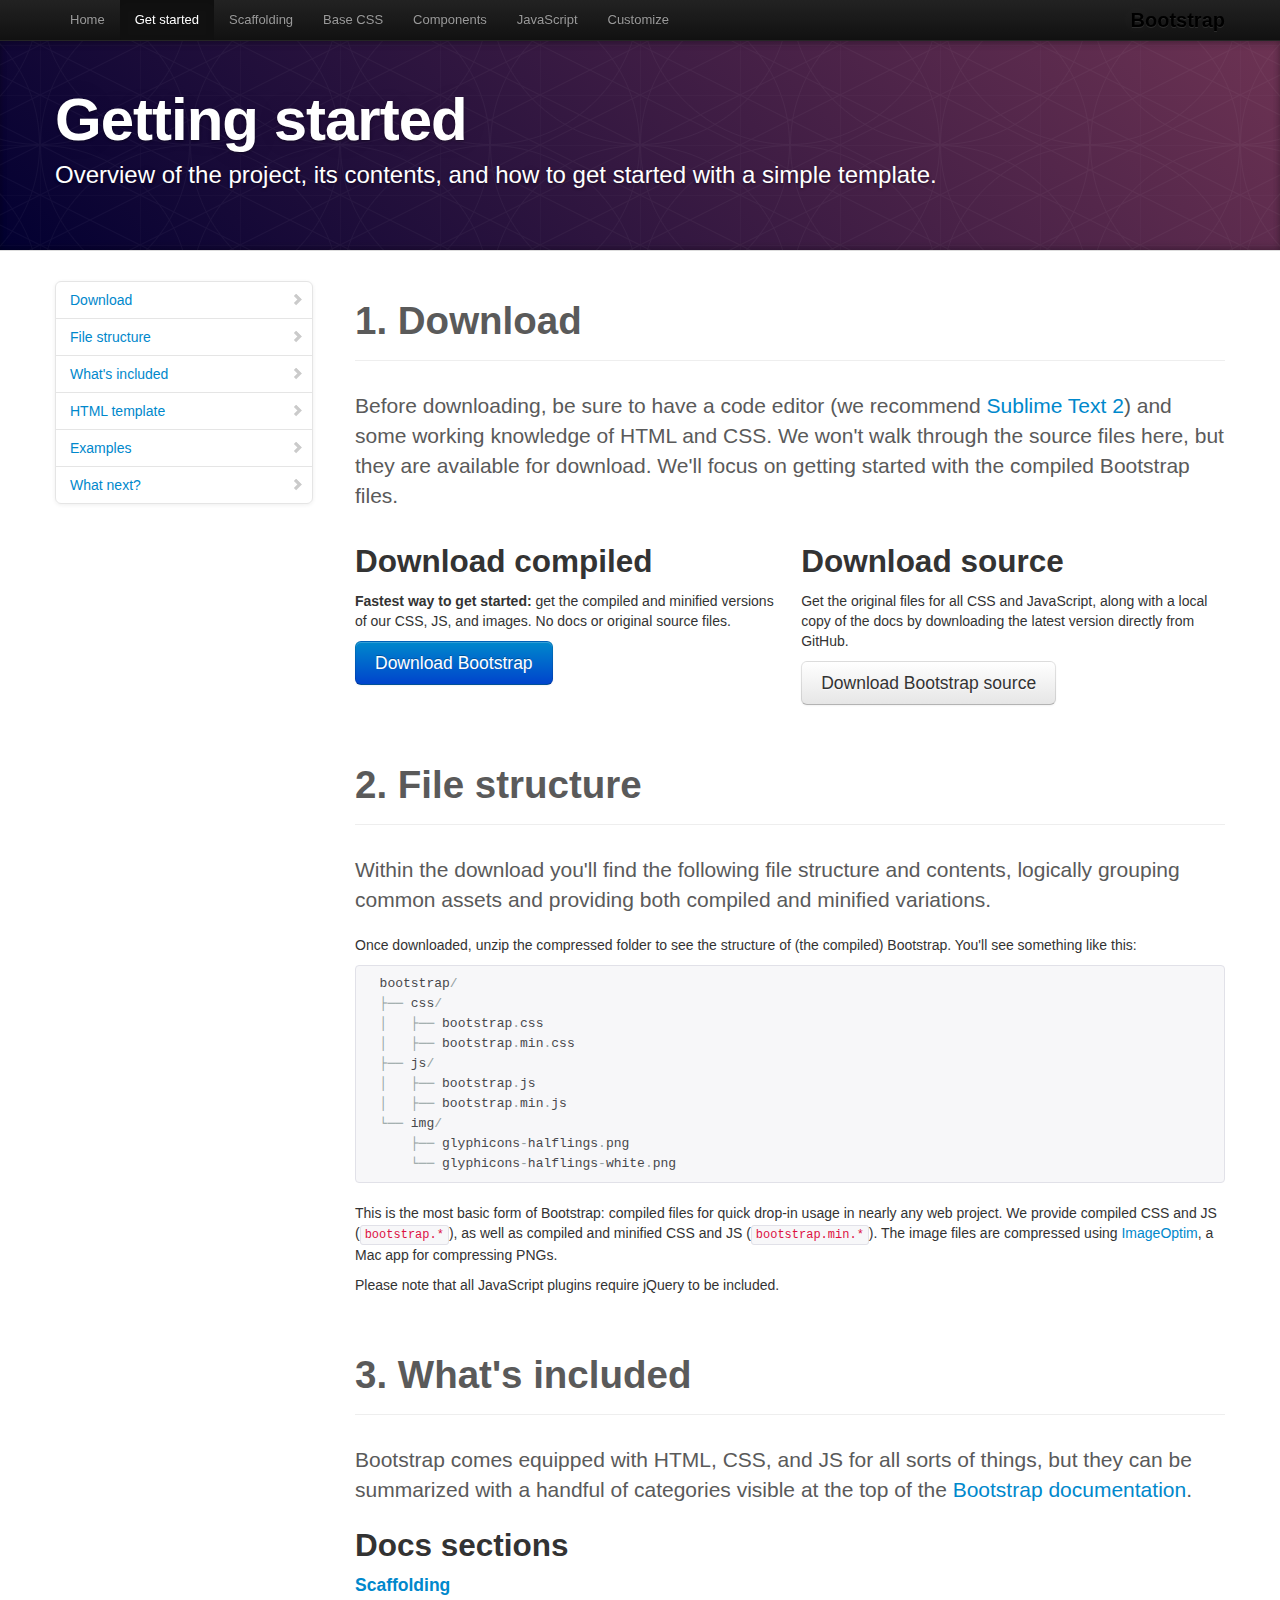
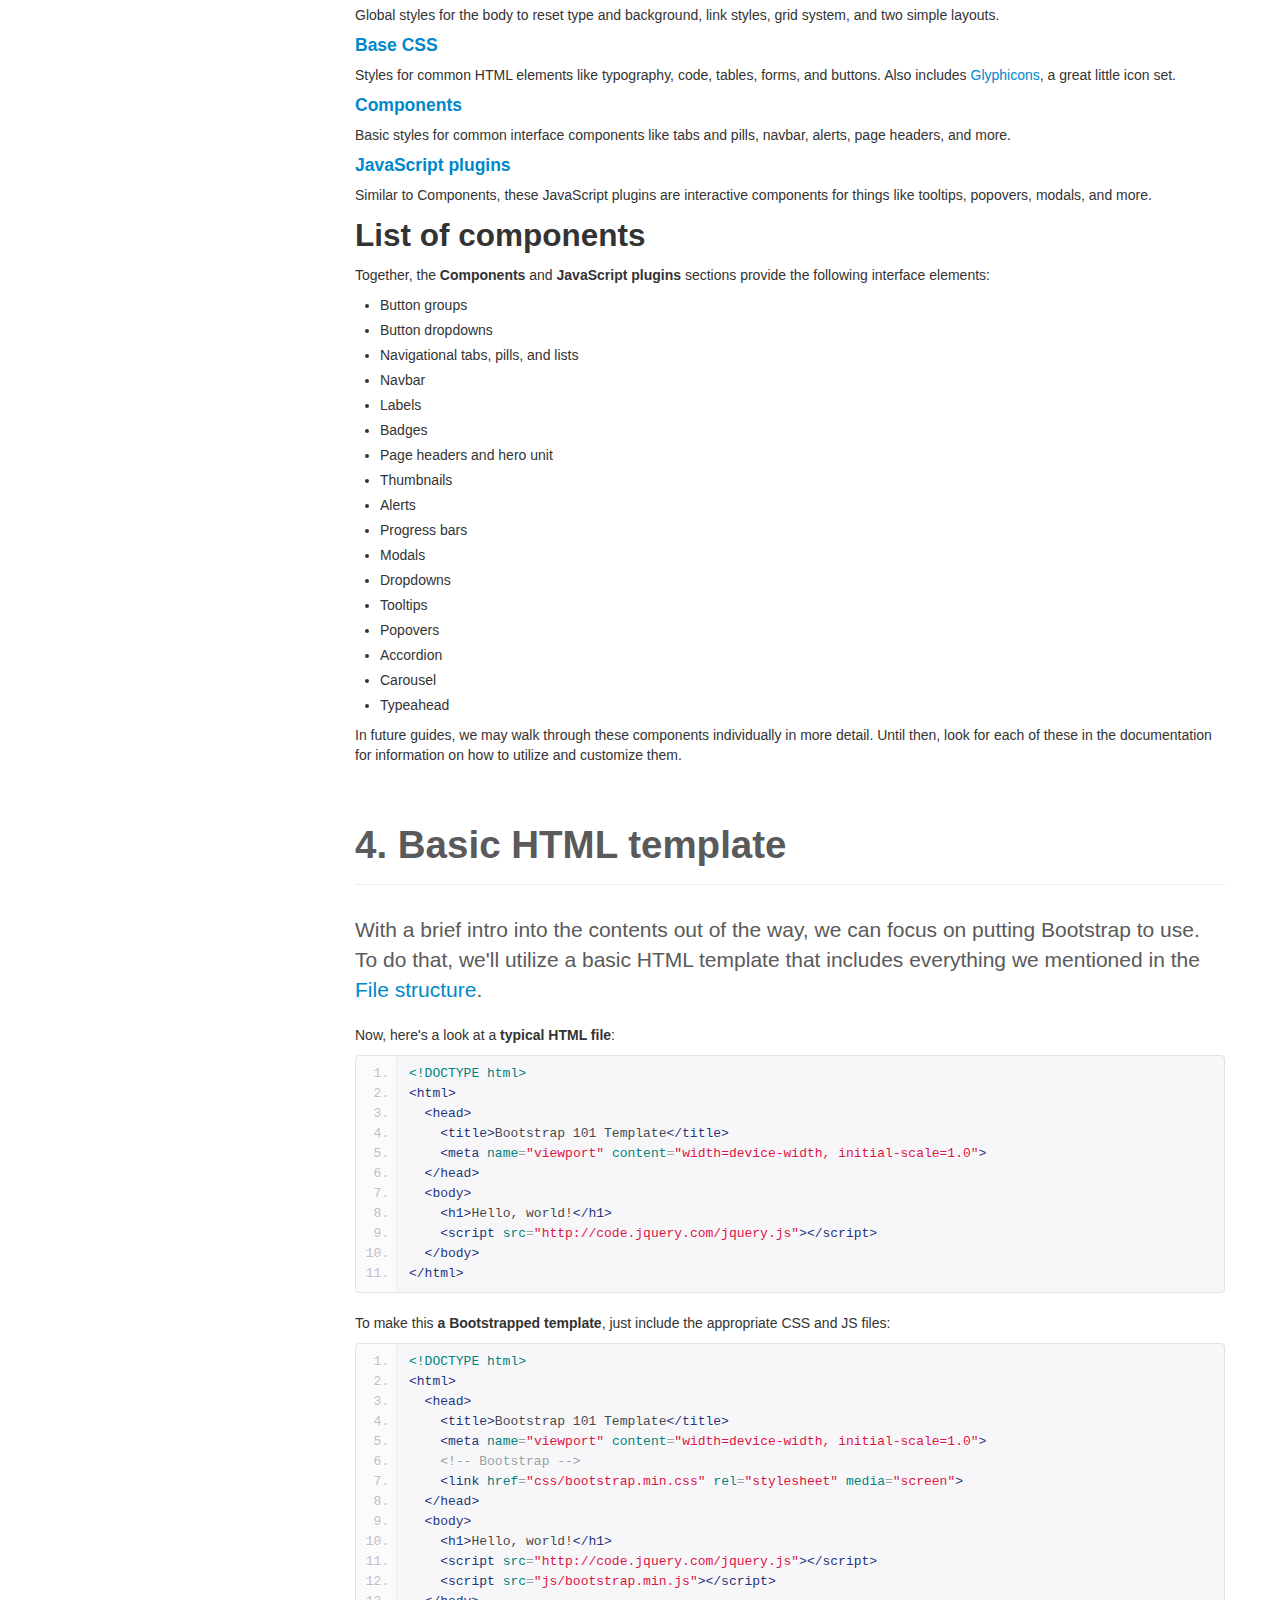
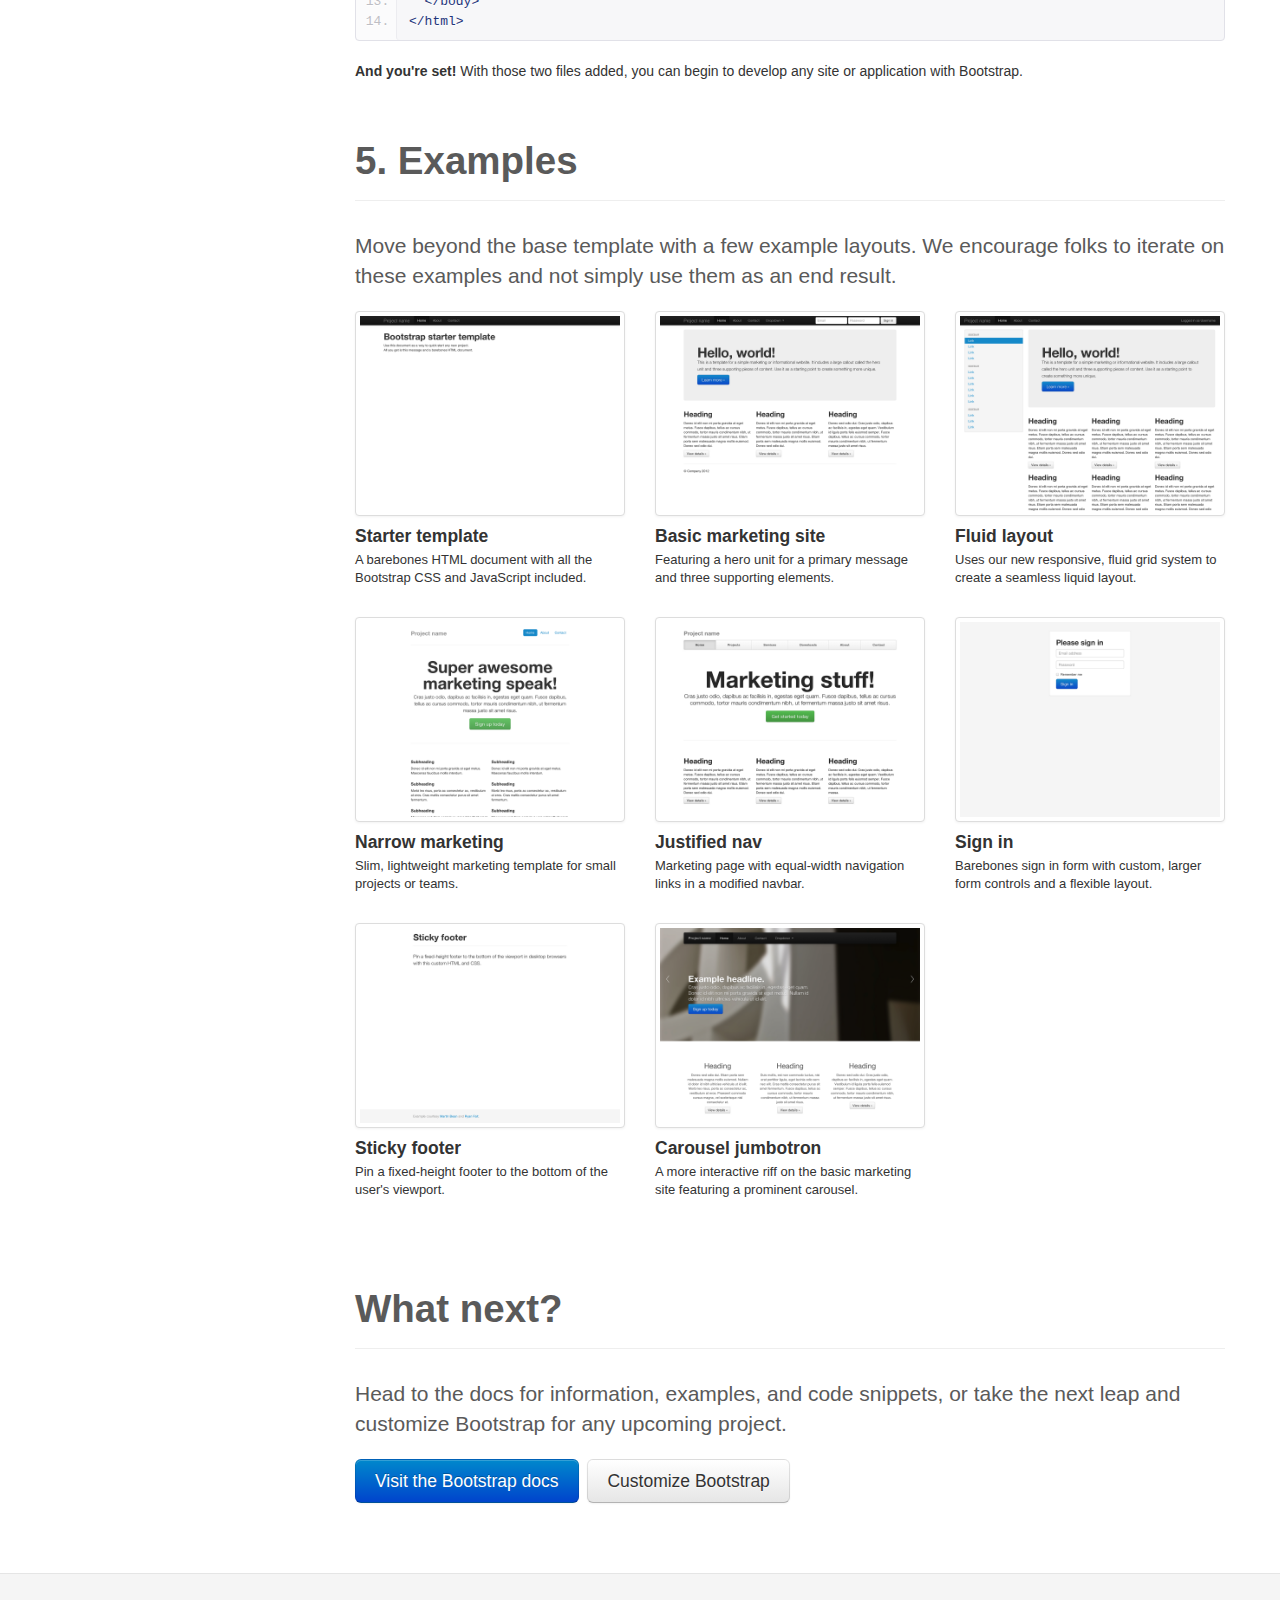
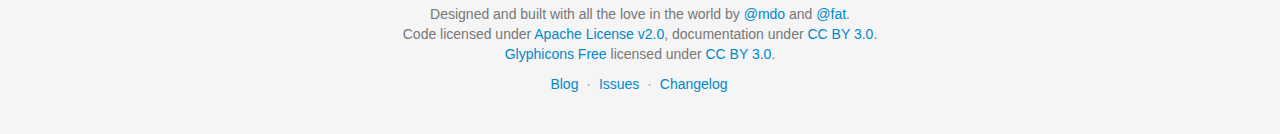
<file: sources/docs/getting-started.html>
<!DOCTYPE html>
<html lang="en">
  <head>
    <meta charset="utf-8">
    <title>Getting · Bootstrap</title>
    <meta name="viewport" content="width=device-width, initial-scale=1.0">
    <meta name="description" content="">
    <meta name="author" content="">

    <!-- Le styles -->
    <link href="assets/css/bootstrap.css" rel="stylesheet">
    <link href="assets/css/bootstrap-responsive.css" rel="stylesheet">
    <link href="assets/css/docs.css" rel="stylesheet">
    <link href="assets/js/google-code-prettify/prettify.css" rel="stylesheet">

    <!-- Le HTML5 shim, for IE6-8 support of HTML5 elements -->
    <!--[if lt IE 9]>
      <script src="assets/js/html5shiv.js"></script>
    <![endif]-->

    <!-- Le fav and touch icons -->
    <link rel="apple-touch-icon-precomposed" sizes="144x144" href="assets/ico/apple-touch-icon-144-precomposed.png">
    <link rel="apple-touch-icon-precomposed" sizes="114x114" href="assets/ico/apple-touch-icon-114-precomposed.png">
      <link rel="apple-touch-icon-precomposed" sizes="72x72" href="assets/ico/apple-touch-icon-72-precomposed.png">
                    <link rel="apple-touch-icon-precomposed" href="assets/ico/apple-touch-icon-57-precomposed.png">
                                   <link rel="shortcut icon" href="assets/ico/favicon.png">

    <script type="text/javascript">
      var _gaq = _gaq || [];
      _gaq.push(['_setAccount', 'UA-146052-10']);
      _gaq.push(['_trackPageview']);
      (function() {
        var ga = document.createElement('script'); ga.type = 'text/javascript'; ga.async = true;
        ga.src = ('https:' == document.location.protocol ? 'https://ssl' : 'http://www') + '.google-analytics.com/ga.js';
        var s = document.getElementsByTagName('script')[0]; s.parentNode.insertBefore(ga, s);
      })();
    </script>
  </head>

  <body data-spy="scroll" data-target=".bs-docs-sidebar">

    <!-- Navbar
    ================================================== -->
    <div class="navbar navbar-inverse navbar-fixed-top">
      <div class="navbar-inner">
        <div class="container">
          <button type="button" class="btn btn-navbar" data-toggle="collapse" data-target=".nav-collapse">
            <span class="icon-bar"></span>
            <span class="icon-bar"></span>
            <span class="icon-bar"></span>
          </button>
          <a class="brand" href="./index.html">Bootstrap</a>
          <div class="nav-collapse collapse">
            <ul class="nav">
              <li class="">
                <a href="./index.html">Home</a>
              </li>
              <li class="active">
                <a href="./getting-started.html">Get started</a>
              </li>
              <li class="">
                <a href="./scaffolding.html">Scaffolding</a>
              </li>
              <li class="">
                <a href="./base-css.html">Base CSS</a>
              </li>
              <li class="">
                <a href="./components.html">Components</a>
              </li>
              <li class="">
                <a href="./javascript.html">JavaScript</a>
              </li>
              <li class="">
                <a href="./customize.html">Customize</a>
              </li>
            </ul>
          </div>
        </div>
      </div>
    </div>

<!-- Subhead
================================================== -->
<header class="jumbotron subhead" id="overview">
  <div class="container">
    <h1>Getting started</h1>
    <p class="lead">Overview of the project, its contents, and how to get started with a simple template.</p>
  </div>
</header>


  <div class="container">

    <!-- Docs nav
    ================================================== -->
    <div class="row">
      <div class="span3 bs-docs-sidebar">
        <ul class="nav nav-list bs-docs-sidenav">
          <li><a href="#download-bootstrap"><i class="icon-chevron-right"></i> Download</a></li>
          <li><a href="#file-structure"><i class="icon-chevron-right"></i> File structure</a></li>
          <li><a href="#contents"><i class="icon-chevron-right"></i> What's included</a></li>
          <li><a href="#html-template"><i class="icon-chevron-right"></i> HTML template</a></li>
          <li><a href="#examples"><i class="icon-chevron-right"></i> Examples</a></li>
          <li><a href="#what-next"><i class="icon-chevron-right"></i> What next?</a></li>
        </ul>
      </div>
      <div class="span9">



        <!-- Download
        ================================================== -->
        <section id="download-bootstrap">
          <div class="page-header">
            <h1>1. Download</h1>
          </div>
          <p class="lead">Before downloading, be sure to have a code editor (we recommend <a href="http://sublimetext.com/2">Sublime Text 2</a>) and some working knowledge of HTML and CSS. We won't walk through the source files here, but they are available for download. We'll focus on getting started with the compiled Bootstrap files.</p>

          <div class="row-fluid">
            <div class="span6">
              <h2>Download compiled</h2>
              <p><strong>Fastest way to get started:</strong> get the compiled and minified versions of our CSS, JS, and images. No docs or original source files.</p>
              <p><a class="btn btn-large btn-primary" href="assets/bootstrap.zip" onclick="_gaq.push(['_trackEvent', 'Getting started', 'Download', 'Download compiled']);">Download Bootstrap</a></p>
            </div>
            <div class="span6">
              <h2>Download source</h2>
              <p>Get the original files for all CSS and JavaScript, along with a local copy of the docs by downloading the latest version directly from GitHub.</p>
              <p><a class="btn btn-large" href="https://github.com/twitter/bootstrap/zipball/master" onclick="_gaq.push(['_trackEvent', 'Getting started', 'Download', 'Download source']);">Download Bootstrap source</a></p>
            </div>
          </div>
        </section>



        <!-- File structure
        ================================================== -->
        <section id="file-structure">
          <div class="page-header">
            <h1>2. File structure</h1>
          </div>
          <p class="lead">Within the download you'll find the following file structure and contents, logically grouping common assets and providing both compiled and minified variations.</p>
          <p>Once downloaded, unzip the compressed folder to see the structure of (the compiled) Bootstrap. You'll see something like this:</p>
<pre class="prettyprint">
  bootstrap/
  ├── css/
  │   ├── bootstrap.css
  │   ├── bootstrap.min.css
  ├── js/
  │   ├── bootstrap.js
  │   ├── bootstrap.min.js
  └── img/
      ├── glyphicons-halflings.png
      └── glyphicons-halflings-white.png
</pre>
          <p>This is the most basic form of Bootstrap: compiled files for quick drop-in usage in nearly any web project. We provide compiled CSS and JS (<code>bootstrap.*</code>), as well as compiled and minified CSS and JS (<code>bootstrap.min.*</code>). The image files are compressed using <a href="http://imageoptim.com/">ImageOptim</a>, a Mac app for compressing PNGs.</p>
          <p>Please note that all JavaScript plugins require jQuery to be included.</p>
        </section>



        <!-- Contents
        ================================================== -->
        <section id="contents">
          <div class="page-header">
            <h1>3. What's included</h1>
          </div>
          <p class="lead">Bootstrap comes equipped with HTML, CSS, and JS for all sorts of things, but they can be summarized with a handful of categories visible at the top of the <a href="http://getbootstrap.com">Bootstrap documentation</a>.</p>

          <h2>Docs sections</h2>
          <h4><a href="http://twitter.github.com/bootstrap/scaffolding.html">Scaffolding</a></h4>
          <p>Global styles for the body to reset type and background, link styles, grid system, and two simple layouts.</p>
          <h4><a href="http://twitter.github.com/bootstrap/base-css.html">Base CSS</a></h4>
          <p>Styles for common HTML elements like typography, code, tables, forms, and buttons. Also includes <a href="http://glyphicons.com">Glyphicons</a>, a great little icon set.</p>
          <h4><a href="http://twitter.github.com/bootstrap/components.html">Components</a></h4>
          <p>Basic styles for common interface components like tabs and pills, navbar, alerts, page headers, and more.</p>
          <h4><a href="http://twitter.github.com/bootstrap/javascript.html">JavaScript plugins</a></h4>
          <p>Similar to Components, these JavaScript plugins are interactive components for things like tooltips, popovers, modals, and more.</p>

          <h2>List of components</h2>
          <p>Together, the <strong>Components</strong> and <strong>JavaScript plugins</strong> sections provide the following interface elements:</p>
          <ul>
            <li>Button groups</li>
            <li>Button dropdowns</li>
            <li>Navigational tabs, pills, and lists</li>
            <li>Navbar</li>
            <li>Labels</li>
            <li>Badges</li>
            <li>Page headers and hero unit</li>
            <li>Thumbnails</li>
            <li>Alerts</li>
            <li>Progress bars</li>
            <li>Modals</li>
            <li>Dropdowns</li>
            <li>Tooltips</li>
            <li>Popovers</li>
            <li>Accordion</li>
            <li>Carousel</li>
            <li>Typeahead</li>
          </ul>
          <p>In future guides, we may walk through these components individually in more detail. Until then, look for each of these in the documentation for information on how to utilize and customize them.</p>
        </section>



        <!-- HTML template
        ================================================== -->
        <section id="html-template">
          <div class="page-header">
            <h1>4. Basic HTML template</h1>
          </div>
          <p class="lead">With a brief intro into the contents out of the way, we can focus on putting Bootstrap to use. To do that, we'll utilize a basic HTML template that includes everything we mentioned in the <a href="./getting-started.html#file-structure">File structure</a>.</p>
          <p>Now, here's a look at a <strong>typical HTML file</strong>:</p>
<pre class="prettyprint linenums">
&lt;!DOCTYPE html&gt;
&lt;html&gt;
  &lt;head&gt;
    &lt;title&gt;Bootstrap 101 Template&lt;/title&gt;
    &lt;meta name="viewport" content="width=device-width, initial-scale=1.0"&gt;
  &lt;/head&gt;
  &lt;body&gt;
    &lt;h1&gt;Hello, world!&lt;/h1&gt;
    &lt;script src="http://code.jquery.com/jquery.js"&gt;&lt;/script&gt;
  &lt;/body&gt;
&lt;/html&gt;
</pre>
          <p>To make this <strong>a Bootstrapped template</strong>, just include the appropriate CSS and JS files:</p>
<pre class="prettyprint linenums">
&lt;!DOCTYPE html&gt;
&lt;html&gt;
  &lt;head&gt;
    &lt;title&gt;Bootstrap 101 Template&lt;/title&gt;
    &lt;meta name="viewport" content="width=device-width, initial-scale=1.0"&gt;
    &lt;!-- Bootstrap --&gt;
    &lt;link href="css/bootstrap.min.css" rel="stylesheet" media="screen"&gt;
  &lt;/head&gt;
  &lt;body&gt;
    &lt;h1&gt;Hello, world!&lt;/h1&gt;
    &lt;script src="http://code.jquery.com/jquery.js"&gt;&lt;/script&gt;
    &lt;script src="js/bootstrap.min.js"&gt;&lt;/script&gt;
  &lt;/body&gt;
&lt;/html&gt;
</pre>
          <p><strong>And you're set!</strong> With those two files added, you can begin to develop any site or application with Bootstrap.</p>
        </section>



        <!-- Examples
        ================================================== -->
        <section id="examples">
          <div class="page-header">
            <h1>5. Examples</h1>
          </div>
          <p class="lead">Move beyond the base template with a few example layouts. We encourage folks to iterate on these examples and not simply use them as an end result.</p>
          <ul class="thumbnails bootstrap-examples">
            <li class="span3">
              <a class="thumbnail" href="examples/starter-template.html">
                <img src="assets/img/examples/bootstrap-example-starter.png" alt="">
              </a>
              <h4>Starter template</h4>
              <p>A barebones HTML document with all the Bootstrap CSS and JavaScript included.</p>
            </li>
            <li class="span3">
              <a class="thumbnail" href="examples/hero.html">
                <img src="assets/img/examples/bootstrap-example-marketing.png" alt="">
              </a>
              <h4>Basic marketing site</h4>
              <p>Featuring a hero unit for a primary message and three supporting elements.</p>
            </li>
            <li class="span3">
              <a class="thumbnail" href="examples/fluid.html">
                <img src="assets/img/examples/bootstrap-example-fluid.png" alt="">
              </a>
              <h4>Fluid layout</h4>
              <p>Uses our new responsive, fluid grid system to create a seamless liquid layout.</p>
            </li>

            <li class="span3">
              <a class="thumbnail" href="examples/marketing-narrow.html">
                <img src="assets/img/examples/bootstrap-example-marketing-narrow.png" alt="">
              </a>
              <h4>Narrow marketing</h4>
              <p>Slim, lightweight marketing template for small projects or teams.</p>
            </li>
            <li class="span3">
              <a class="thumbnail" href="examples/justified-nav.html">
                <img src="assets/img/examples/bootstrap-example-justified-nav.png" alt="">
              </a>
              <h4>Justified nav</h4>
              <p>Marketing page with equal-width navigation links in a modified navbar.</p>
            </li>
            <li class="span3">
              <a class="thumbnail" href="examples/signin.html">
                <img src="assets/img/examples/bootstrap-example-signin.png" alt="">
              </a>
              <h4>Sign in</h4>
              <p>Barebones sign in form with custom, larger form controls and a flexible layout.</p>
            </li>

            <li class="span3">
              <a class="thumbnail" href="examples/sticky-footer.html">
                <img src="assets/img/examples/bootstrap-example-sticky-footer.png" alt="">
              </a>
              <h4>Sticky footer</h4>
              <p>Pin a fixed-height footer to the bottom of the user's viewport.</p>
            </li>
            <li class="span3">
              <a class="thumbnail" href="examples/carousel.html">
                <img src="assets/img/examples/bootstrap-example-carousel.png" alt="">
              </a>
              <h4>Carousel jumbotron</h4>
              <p>A more interactive riff on the basic marketing site featuring a prominent carousel.</p>
            </li>
          </ul>
        </section>




        <!-- Next
        ================================================== -->
        <section id="what-next">
          <div class="page-header">
            <h1>What next?</h1>
          </div>
          <p class="lead">Head to the docs for information, examples, and code snippets, or take the next leap and customize Bootstrap for any upcoming project.</p>
          <a class="btn btn-large btn-primary" href="./scaffolding.html" onclick="_gaq.push(['_trackEvent', 'Getting started', 'Next steps', 'Visit docs']);">Visit the Bootstrap docs</a>
          <a class="btn btn-large" href="./customize.html" style="margin-left: 5px;" onclick="_gaq.push(['_trackEvent', 'Getting started', 'Next steps', 'Customize']);">Customize Bootstrap</a>
        </section>




      </div>
    </div>

  </div>



    <!-- Footer
    ================================================== -->
    <footer class="footer">
      <div class="container">
        <p>Designed and built with all the love in the world by <a href="http://twitter.com/mdo" target="_blank">@mdo</a> and <a href="http://twitter.com/fat" target="_blank">@fat</a>.</p>
        <p>Code licensed under <a href="http://www.apache.org/licenses/LICENSE-2.0" target="_blank">Apache License v2.0</a>, documentation under <a href="http://creativecommons.org/licenses/by/3.0/">CC BY 3.0</a>.</p>
        <p><a href="http://glyphicons.com">Glyphicons Free</a> licensed under <a href="http://creativecommons.org/licenses/by/3.0/">CC BY 3.0</a>.</p>
        <ul class="footer-links">
          <li><a href="http://blog.getbootstrap.com">Blog</a></li>
          <li class="muted">&middot;</li>
          <li><a href="https://github.com/twitter/bootstrap/issues?state=open">Issues</a></li>
          <li class="muted">&middot;</li>
          <li><a href="https://github.com/twitter/bootstrap/blob/master/CHANGELOG.md">Changelog</a></li>
        </ul>
      </div>
    </footer>



    <!-- Le javascript
    ================================================== -->
    <!-- Placed at the end of the document so the pages load faster -->
    <script type="text/javascript" src="http://platform.twitter.com/widgets.js"></script>
    <script src="assets/js/jquery.js"></script>
    <script src="assets/js/bootstrap-transition.js"></script>
    <script src="assets/js/bootstrap-alert.js"></script>
    <script src="assets/js/bootstrap-modal.js"></script>
    <script src="assets/js/bootstrap-dropdown.js"></script>
    <script src="assets/js/bootstrap-scrollspy.js"></script>
    <script src="assets/js/bootstrap-tab.js"></script>
    <script src="assets/js/bootstrap-tooltip.js"></script>
    <script src="assets/js/bootstrap-popover.js"></script>
    <script src="assets/js/bootstrap-button.js"></script>
    <script src="assets/js/bootstrap-collapse.js"></script>
    <script src="assets/js/bootstrap-carousel.js"></script>
    <script src="assets/js/bootstrap-typeahead.js"></script>
    <script src="assets/js/bootstrap-affix.js"></script>

    <script src="assets/js/holder/holder.js"></script>
    <script src="assets/js/google-code-prettify/prettify.js"></script>

    <script src="assets/js/application.js"></script>


    <!-- Analytics
    ================================================== -->
    <script>
      var _gauges = _gauges || [];
      (function() {
        var t   = document.createElement('script');
        t.type  = 'text/javascript';
        t.async = true;
        t.id    = 'gauges-tracker';
        t.setAttribute('data-site-id', '4f0dc9fef5a1f55508000013');
        t.src = '//secure.gaug.es/track.js';
        var s = document.getElementsByTagName('script')[0];
        s.parentNode.insertBefore(t, s);
      })();
    </script>

  </body>
</html>
</file>
<file: css/my.css>
body
{
	width:600px;
	margin-right:auto;
	margin-left:auto;
}

#element_list input
{
	/*background:none;
	border:none;*/
}

#create_element_container{
	margin-top: 10px;
}

#authorizeButton{
	margin-top: 20px;
}
</file>
<file: sources/docs/assets/js/google-code-prettify/prettify.css>
.com { color: #93a1a1; }
.lit { color: #195f91; }
.pun, .opn, .clo { color: #93a1a1; }
.fun { color: #dc322f; }
.str, .atv { color: #D14; }
.kwd, .prettyprint .tag { color: #1e347b; }
.typ, .atn, .dec, .var { color: teal; }
.pln { color: #48484c; }

.prettyprint {
  padding: 8px;
  background-color: #f7f7f9;
  border: 1px solid #e1e1e8;
}
.prettyprint.linenums {
  -webkit-box-shadow: inset 40px 0 0 #fbfbfc, inset 41px 0 0 #ececf0;
     -moz-box-shadow: inset 40px 0 0 #fbfbfc, inset 41px 0 0 #ececf0;
          box-shadow: inset 40px 0 0 #fbfbfc, inset 41px 0 0 #ececf0;
}

/* Specify class=linenums on a pre to get line numbering */
ol.linenums {
  margin: 0 0 0 33px; /* IE indents via margin-left */
}
ol.linenums li {
  padding-left: 12px;
  color: #bebec5;
  line-height: 20px;
  text-shadow: 0 1px 0 #fff;
}
</file>
<file: sources/docs/assets/css/docs.css>
/* Add additional stylesheets below
-------------------------------------------------- */
/*
  Bootstrap's documentation styles
  Special styles for presenting Bootstrap's documentation and examples
*/



/* Body and structure
-------------------------------------------------- */

body {
  position: relative;
  padding-top: 40px;
}

/* Code in headings */
h3 code {
  font-size: 14px;
  font-weight: normal;
}



/* Tweak navbar brand link to be super sleek
-------------------------------------------------- */

body > .navbar {
  font-size: 13px;
}

/* Change the docs' brand */
body > .navbar .brand {
  padding-right: 0;
  padding-left: 0;
  margin-left: 20px;
  float: right;
  font-weight: bold;
  color: #000;
  text-shadow: 0 1px 0 rgba(255,255,255,.1), 0 0 30px rgba(255,255,255,.125);
  -webkit-transition: all .2s linear;
     -moz-transition: all .2s linear;
          transition: all .2s linear;
}
body > .navbar .brand:hover {
  text-decoration: none;
  text-shadow: 0 1px 0 rgba(255,255,255,.1), 0 0 30px rgba(255,255,255,.4);
}


/* Sections
-------------------------------------------------- */

/* padding for in-page bookmarks and fixed navbar */
section {
  padding-top: 30px;
}
section > .page-header,
section > .lead {
  color: #5a5a5a;
}
section > ul li {
  margin-bottom: 5px;
}

/* Separators (hr) */
.bs-docs-separator {
  margin: 40px 0 39px;
}

/* Faded out hr */
hr.soften {
  height: 1px;
  margin: 70px 0;
  background-image: -webkit-linear-gradient(left, rgba(0,0,0,0), rgba(0,0,0,.1), rgba(0,0,0,0));
  background-image:    -moz-linear-gradient(left, rgba(0,0,0,0), rgba(0,0,0,.1), rgba(0,0,0,0));
  background-image:     -ms-linear-gradient(left, rgba(0,0,0,0), rgba(0,0,0,.1), rgba(0,0,0,0));
  background-image:      -o-linear-gradient(left, rgba(0,0,0,0), rgba(0,0,0,.1), rgba(0,0,0,0));
  border: 0;
}



/* Jumbotrons
-------------------------------------------------- */

/* Base class
------------------------- */
.jumbotron {
  position: relative;
  padding: 40px 0;
  color: #fff;
  text-align: center;
  text-shadow: 0 1px 3px rgba(0,0,0,.4), 0 0 30px rgba(0,0,0,.075);
  background: #020031; /* Old browsers */
  background: -moz-linear-gradient(45deg,  #020031 0%, #6d3353 100%); /* FF3.6+ */
  background: -webkit-gradient(linear, left bottom, right top, color-stop(0%,#020031), color-stop(100%,#6d3353)); /* Chrome,Safari4+ */
  background: -webkit-linear-gradient(45deg,  #020031 0%,#6d3353 100%); /* Chrome10+,Safari5.1+ */
  background: -o-linear-gradient(45deg,  #020031 0%,#6d3353 100%); /* Opera 11.10+ */
  background: -ms-linear-gradient(45deg,  #020031 0%,#6d3353 100%); /* IE10+ */
  background: linear-gradient(45deg,  #020031 0%,#6d3353 100%); /* W3C */
  filter: progid:DXImageTransform.Microsoft.gradient( startColorstr='#020031', endColorstr='#6d3353',GradientType=1 ); /* IE6-9 fallback on horizontal gradient */
  -webkit-box-shadow: inset 0 3px 7px rgba(0,0,0,.2), inset 0 -3px 7px rgba(0,0,0,.2);
     -moz-box-shadow: inset 0 3px 7px rgba(0,0,0,.2), inset 0 -3px 7px rgba(0,0,0,.2);
          box-shadow: inset 0 3px 7px rgba(0,0,0,.2), inset 0 -3px 7px rgba(0,0,0,.2);
}
.jumbotron h1 {
  font-size: 80px;
  font-weight: bold;
  letter-spacing: -1px;
  line-height: 1;
}
.jumbotron p {
  font-size: 24px;
  font-weight: 300;
  line-height: 1.25;
  margin-bottom: 30px;
}

/* Link styles (used on .masthead-links as well) */
.jumbotron a {
  color: #fff;
  color: rgba(255,255,255,.5);
  -webkit-transition: all .2s ease-in-out;
     -moz-transition: all .2s ease-in-out;
          transition: all .2s ease-in-out;
}
.jumbotron a:hover {
  color: #fff;
  text-shadow: 0 0 10px rgba(255,255,255,.25);
}

/* Download button */
.masthead .btn {
  padding: 19px 24px;
  font-size: 24px;
  font-weight: 200;
  color: #fff; /* redeclare to override the `.jumbotron a` */
  border: 0;
  -webkit-border-radius: 6px;
     -moz-border-radius: 6px;
          border-radius: 6px;
  -webkit-box-shadow: inset 0 1px 0 rgba(255,255,255,.1), 0 1px 5px rgba(0,0,0,.25);
     -moz-box-shadow: inset 0 1px 0 rgba(255,255,255,.1), 0 1px 5px rgba(0,0,0,.25);
          box-shadow: inset 0 1px 0 rgba(255,255,255,.1), 0 1px 5px rgba(0,0,0,.25);
  -webkit-transition: none;
     -moz-transition: none;
          transition: none;
}
.masthead .btn:hover {
  -webkit-box-shadow: inset 0 1px 0 rgba(255,255,255,.1), 0 1px 5px rgba(0,0,0,.25);
     -moz-box-shadow: inset 0 1px 0 rgba(255,255,255,.1), 0 1px 5px rgba(0,0,0,.25);
          box-shadow: inset 0 1px 0 rgba(255,255,255,.1), 0 1px 5px rgba(0,0,0,.25);
}
.masthead .btn:active {
  -webkit-box-shadow: inset 0 2px 4px rgba(0,0,0,.1), 0 1px 0 rgba(255,255,255,.1);
     -moz-box-shadow: inset 0 2px 4px rgba(0,0,0,.1), 0 1px 0 rgba(255,255,255,.1);
          box-shadow: inset 0 2px 4px rgba(0,0,0,.1), 0 1px 0 rgba(255,255,255,.1);
}


/* Pattern overlay
------------------------- */
.jumbotron .container {
  position: relative;
  z-index: 2;
}
.jumbotron:after {
  content: '';
  display: block;
  position: absolute;
  top: 0;
  right: 0;
  bottom: 0;
  left: 0;
  background: url(../img/bs-docs-masthead-pattern.png) repeat center center;
  opacity: .4;
}
@media
only screen and (-webkit-min-device-pixel-ratio: 2),
only screen and (   min--moz-device-pixel-ratio: 2),
only screen and (     -o-min-device-pixel-ratio: 2/1) {

  .jumbotron:after {
    background-size: 150px 150px;
  }

}

/* Masthead (docs home)
------------------------- */
.masthead {
  padding: 70px 0 80px;
  margin-bottom: 0;
  color: #fff;
}
.masthead h1 {
  font-size: 120px;
  line-height: 1;
  letter-spacing: -2px;
}
.masthead p {
  font-size: 40px;
  font-weight: 200;
  line-height: 1.25;
}

/* Textual links in masthead */
.masthead-links {
  margin: 0;
  list-style: none;
}
.masthead-links li {
  display: inline;
  padding: 0 10px;
  color: rgba(255,255,255,.25);
}

/* Social proof buttons from GitHub & Twitter */
.bs-docs-social {
  padding: 15px 0;
  text-align: center;
  background-color: #f5f5f5;
  border-top: 1px solid #fff;
  border-bottom: 1px solid #ddd;
}

/* Quick links on Home */
.bs-docs-social-buttons {
  margin-left: 0;
  margin-bottom: 0;
  padding-left: 0;
  list-style: none;
}
.bs-docs-social-buttons li {
  display: inline-block;
  padding: 5px 8px;
  line-height: 1;
  *display: inline;
  *zoom: 1;
}

/* Subhead (other pages)
------------------------- */
.subhead {
  text-align: left;
  border-bottom: 1px solid #ddd;
}
.subhead h1 {
  font-size: 60px;
}
.subhead p {
  margin-bottom: 20px;
}
.subhead .navbar {
  display: none;
}



/* Marketing section of Overview
-------------------------------------------------- */

.marketing {
  text-align: center;
  color: #5a5a5a;
}
.marketing h1 {
  margin: 60px 0 10px;
  font-size: 60px;
  font-weight: 200;
  line-height: 1;
  letter-spacing: -1px;
}
.marketing h2 {
  font-weight: 200;
  margin-bottom: 5px;
}
.marketing p {
  font-size: 16px;
  line-height: 1.5;
}
.marketing .marketing-byline {
  margin-bottom: 40px;
  font-size: 20px;
  font-weight: 300;
  line-height: 1.25;
  color: #999;
}
.marketing-img {
  display: block;
  margin: 0 auto 30px;
  max-height: 145px;
}



/* Footer
-------------------------------------------------- */

.footer {
  text-align: center;
  padding: 30px 0;
  margin-top: 70px;
  border-top: 1px solid #e5e5e5;
  background-color: #f5f5f5;
}
.footer p {
  margin-bottom: 0;
  color: #777;
}
.footer-links {
  margin: 10px 0;
}
.footer-links li {
  display: inline;
  padding: 0 2px;
}
.footer-links li:first-child {
  padding-left: 0;
}



/* Special grid styles
-------------------------------------------------- */

.show-grid {
  margin-top: 10px;
  margin-bottom: 20px;
}
.show-grid [class*="span"] {
  background-color: #eee;
  text-align: center;
  -webkit-border-radius: 3px;
     -moz-border-radius: 3px;
          border-radius: 3px;
  min-height: 40px;
  line-height: 40px;
}
.show-grid [class*="span"]:hover {
  background-color: #ddd;
}
.show-grid .show-grid {
  margin-top: 0;
  margin-bottom: 0;
}
.show-grid .show-grid [class*="span"] {
  margin-top: 5px;
}
.show-grid [class*="span"] [class*="span"] {
  background-color: #ccc;
}
.show-grid [class*="span"] [class*="span"] [class*="span"] {
  background-color: #999;
}



/* Mini layout previews
-------------------------------------------------- */
.mini-layout {
  border: 1px solid #ddd;
  -webkit-border-radius: 6px;
     -moz-border-radius: 6px;
          border-radius: 6px;
  -webkit-box-shadow: 0 1px 2px rgba(0,0,0,.075);
     -moz-box-shadow: 0 1px 2px rgba(0,0,0,.075);
          box-shadow: 0 1px 2px rgba(0,0,0,.075);
}
.mini-layout,
.mini-layout .mini-layout-body,
.mini-layout.fluid .mini-layout-sidebar {
  height: 300px;
}
.mini-layout {
  margin-bottom: 20px;
  padding: 9px;
}
.mini-layout div {
  -webkit-border-radius: 3px;
     -moz-border-radius: 3px;
          border-radius: 3px;
}
.mini-layout .mini-layout-body {
  background-color: #dceaf4;
  margin: 0 auto;
  width: 70%;
}
.mini-layout.fluid .mini-layout-sidebar,
.mini-layout.fluid .mini-layout-header,
.mini-layout.fluid .mini-layout-body {
  float: left;
}
.mini-layout.fluid .mini-layout-sidebar {
  background-color: #bbd8e9;
  width: 20%;
}
.mini-layout.fluid .mini-layout-body {
  width: 77.5%;
  margin-left: 2.5%;
}



/* Download page
-------------------------------------------------- */

.download .page-header {
  margin-top: 36px;
}
.page-header .toggle-all {
  margin-top: 5px;
}

/* Space out h3s when following a section */
.download h3 {
  margin-bottom: 5px;
}
.download-builder input + h3,
.download-builder .checkbox + h3 {
  margin-top: 9px;
}

/* Fields for variables */
.download-builder input[type=text] {
  margin-bottom: 9px;
  font-family: Menlo, Monaco, "Courier New", monospace;
  font-size: 12px;
  color: #d14;
}
.download-builder input[type=text]:focus {
  background-color: #fff;
}

/* Custom, larger checkbox labels */
.download .checkbox {
  padding: 6px 10px 6px 25px;
  font-size: 13px;
  line-height: 18px;
  color: #555;
  background-color: #f9f9f9;
  -webkit-border-radius: 3px;
     -moz-border-radius: 3px;
          border-radius: 3px;
  cursor: pointer;
}
.download .checkbox:hover {
  color: #333;
  background-color: #f5f5f5;
}
.download .checkbox small {
  font-size: 12px;
  color: #777;
}

/* Variables section */
#variables label {
  margin-bottom: 0;
}

/* Giant download button */
.download-btn {
  margin: 36px 0 108px;
}
#download p,
#download h4 {
  max-width: 50%;
  margin: 0 auto;
  color: #999;
  text-align: center;
}
#download h4 {
  margin-bottom: 0;
}
#download p {
  margin-bottom: 18px;
}
.download-btn .btn {
  display: block;
  width: auto;
  padding: 19px 24px;
  margin-bottom: 27px;
  font-size: 30px;
  line-height: 1;
  text-align: center;
  -webkit-border-radius: 6px;
     -moz-border-radius: 6px;
          border-radius: 6px;
}



/* Misc
-------------------------------------------------- */

/* Make tables spaced out a bit more */
h2 + table,
h3 + table,
h4 + table,
h2 + .row {
  margin-top: 5px;
}

/* Example sites showcase */
.example-sites {
  xmargin-left: 20px;
}
.example-sites img {
  max-width: 100%;
  margin: 0 auto;
}

.scrollspy-example {
  height: 200px;
  overflow: auto;
  position: relative;
}


/* Fake the :focus state to demo it */
.focused {
  border-color: rgba(82,168,236,.8);
  -webkit-box-shadow: inset 0 1px 3px rgba(0,0,0,.1), 0 0 8px rgba(82,168,236,.6);
     -moz-box-shadow: inset 0 1px 3px rgba(0,0,0,.1), 0 0 8px rgba(82,168,236,.6);
          box-shadow: inset 0 1px 3px rgba(0,0,0,.1), 0 0 8px rgba(82,168,236,.6);
  outline: 0;
}

/* For input sizes, make them display block */
.docs-input-sizes select,
.docs-input-sizes input[type=text] {
  display: block;
  margin-bottom: 9px;
}

/* Icons
------------------------- */
.the-icons {
  margin-left: 0;
  list-style: none;
}
.the-icons li {
  float: left;
  width: 25%;
  line-height: 25px;
}
.the-icons i:hover {
  background-color: rgba(255,0,0,.25);
}

/* Example page
------------------------- */
.bootstrap-examples h4 {
  margin: 10px 0 5px;
}
.bootstrap-examples p {
  font-size: 13px;
  line-height: 18px;
}
.bootstrap-examples .thumbnail {
  margin-bottom: 9px;
  background-color: #fff;
}



/* Bootstrap code examples
-------------------------------------------------- */

/* Base class */
.bs-docs-example {
  position: relative;
  margin: 15px 0;
  padding: 39px 19px 14px;
  *padding-top: 19px;
  background-color: #fff;
  border: 1px solid #ddd;
  -webkit-border-radius: 4px;
     -moz-border-radius: 4px;
          border-radius: 4px;
}

/* Echo out a label for the example */
.bs-docs-example:after {
  content: "Example";
  position: absolute;
  top: -1px;
  left: -1px;
  padding: 3px 7px;
  font-size: 12px;
  font-weight: bold;
  background-color: #f5f5f5;
  border: 1px solid #ddd;
  color: #9da0a4;
  -webkit-border-radius: 4px 0 4px 0;
     -moz-border-radius: 4px 0 4px 0;
          border-radius: 4px 0 4px 0;
}

/* Remove spacing between an example and it's code */
.bs-docs-example + .prettyprint {
  margin-top: -20px;
  padding-top: 15px;
}

/* Tweak examples
------------------------- */
.bs-docs-example > p:last-child {
  margin-bottom: 0;
}
.bs-docs-example .table,
.bs-docs-example .progress,
.bs-docs-example .well,
.bs-docs-example .alert,
.bs-docs-example .hero-unit,
.bs-docs-example .pagination,
.bs-docs-example .navbar,
.bs-docs-example > .nav,
.bs-docs-example blockquote {
  margin-bottom: 5px;
}
.bs-docs-example .pagination {
  margin-top: 0;
}
.bs-navbar-top-example,
.bs-navbar-bottom-example {
  z-index: 1;
  padding: 0;
  height: 90px;
  overflow: hidden; /* cut the drop shadows off */
}
.bs-navbar-top-example .navbar-fixed-top,
.bs-navbar-bottom-example .navbar-fixed-bottom {
  margin-left: 0;
  margin-right: 0;
}
.bs-navbar-top-example {
  -webkit-border-radius: 0 0 4px 4px;
     -moz-border-radius: 0 0 4px 4px;
          border-radius: 0 0 4px 4px;
}
.bs-navbar-top-example:after {
  top: auto;
  bottom: -1px;
  -webkit-border-radius: 0 4px 0 4px;
     -moz-border-radius: 0 4px 0 4px;
          border-radius: 0 4px 0 4px;
}
.bs-navbar-bottom-example {
  -webkit-border-radius: 4px 4px 0 0;
     -moz-border-radius: 4px 4px 0 0;
          border-radius: 4px 4px 0 0;
}
.bs-navbar-bottom-example .navbar {
  margin-bottom: 0;
}
form.bs-docs-example {
  padding-bottom: 19px;
}

/* Images */
.bs-docs-example-images img {
  margin: 10px;
  display: inline-block;
}

/* Tooltips */
.bs-docs-tooltip-examples {
  text-align: center;
  margin: 0 0 10px;
  list-style: none;
}
.bs-docs-tooltip-examples li {
  display: inline;
  padding: 0 10px;
}

/* Popovers */
.bs-docs-example-popover {
  padding-bottom: 24px;
  background-color: #f9f9f9;
}
.bs-docs-example-popover .popover {
  position: relative;
  display: block;
  float: left;
  width: 260px;
  margin: 20px;
}

/* Dropdowns */
.bs-docs-example-submenus {
  min-height: 180px;
}
.bs-docs-example-submenus > .pull-left + .pull-left {
  margin-left: 20px;
}
.bs-docs-example-submenus .dropup > .dropdown-menu,
.bs-docs-example-submenus .dropdown > .dropdown-menu {
  display: block;
  position: static;
  margin-bottom: 5px;
  *width: 180px;
}



/* Responsive docs
-------------------------------------------------- */

/* Utility classes table
------------------------- */
.responsive-utilities th small {
  display: block;
  font-weight: normal;
  color: #999;
}
.responsive-utilities tbody th {
  font-weight: normal;
}
.responsive-utilities td {
  text-align: center;
}
.responsive-utilities td.is-visible {
  color: #468847;
  background-color: #dff0d8 !important;
}
.responsive-utilities td.is-hidden {
  color: #ccc;
  background-color: #f9f9f9 !important;
}

/* Responsive tests
------------------------- */
.responsive-utilities-test {
  margin-top: 5px;
  margin-left: 0;
  list-style: none;
  overflow: hidden; /* clear floats */
}
.responsive-utilities-test li {
  position: relative;
  float: left;
  width: 25%;
  height: 43px;
  font-size: 14px;
  font-weight: bold;
  line-height: 43px;
  color: #999;
  text-align: center;
  border: 1px solid #ddd;
  -webkit-border-radius: 4px;
     -moz-border-radius: 4px;
          border-radius: 4px;
}
.responsive-utilities-test li + li {
  margin-left: 10px;
}
.responsive-utilities-test span {
  position: absolute;
  top:    -1px;
  left:   -1px;
  right:  -1px;
  bottom: -1px;
  -webkit-border-radius: 4px;
     -moz-border-radius: 4px;
          border-radius: 4px;
}
.responsive-utilities-test span {
  color: #468847;
  background-color: #dff0d8;
  border: 1px solid #d6e9c6;
}



/* Sidenav for Docs
-------------------------------------------------- */

.bs-docs-sidenav {
  width: 228px;
  margin: 30px 0 0;
  padding: 0;
  background-color: #fff;
  -webkit-border-radius: 6px;
     -moz-border-radius: 6px;
          border-radius: 6px;
  -webkit-box-shadow: 0 1px 4px rgba(0,0,0,.065);
     -moz-box-shadow: 0 1px 4px rgba(0,0,0,.065);
          box-shadow: 0 1px 4px rgba(0,0,0,.065);
}
.bs-docs-sidenav > li > a {
  display: block;
  width: 190px \9;
  margin: 0 0 -1px;
  padding: 8px 14px;
  border: 1px solid #e5e5e5;
}
.bs-docs-sidenav > li:first-child > a {
  -webkit-border-radius: 6px 6px 0 0;
     -moz-border-radius: 6px 6px 0 0;
          border-radius: 6px 6px 0 0;
}
.bs-docs-sidenav > li:last-child > a {
  -webkit-border-radius: 0 0 6px 6px;
     -moz-border-radius: 0 0 6px 6px;
          border-radius: 0 0 6px 6px;
}
.bs-docs-sidenav > .active > a {
  position: relative;
  z-index: 2;
  padding: 9px 15px;
  border: 0;
  text-shadow: 0 1px 0 rgba(0,0,0,.15);
  -webkit-box-shadow: inset 1px 0 0 rgba(0,0,0,.1), inset -1px 0 0 rgba(0,0,0,.1);
     -moz-box-shadow: inset 1px 0 0 rgba(0,0,0,.1), inset -1px 0 0 rgba(0,0,0,.1);
          box-shadow: inset 1px 0 0 rgba(0,0,0,.1), inset -1px 0 0 rgba(0,0,0,.1);
}
/* Chevrons */
.bs-docs-sidenav .icon-chevron-right {
  float: right;
  margin-top: 2px;
  margin-right: -6px;
  opacity: .25;
}
.bs-docs-sidenav > li > a:hover {
  background-color: #f5f5f5;
}
.bs-docs-sidenav a:hover .icon-chevron-right {
  opacity: .5;
}
.bs-docs-sidenav .active .icon-chevron-right,
.bs-docs-sidenav .active a:hover .icon-chevron-right {
  background-image: url(../img/glyphicons-halflings-white.png);
  opacity: 1;
}
.bs-docs-sidenav.affix {
  top: 40px;
}
.bs-docs-sidenav.affix-bottom {
  position: absolute;
  top: auto;
  bottom: 270px;
}




/* Responsive
-------------------------------------------------- */

/* Desktop large
------------------------- */
@media (min-width: 1200px) {
  .bs-docs-container {
    max-width: 970px;
  }
  .bs-docs-sidenav {
    width: 258px;
  }
  .bs-docs-sidenav > li > a {
    width: 230px \9; /* Override the previous IE8-9 hack */
  }
}

/* Desktop
------------------------- */
@media (max-width: 980px) {
  /* Unfloat brand */
  body > .navbar-fixed-top .brand {
    float: left;
    margin-left: 0;
    padding-left: 10px;
    padding-right: 10px;
  }

  /* Inline-block quick links for more spacing */
  .quick-links li {
    display: inline-block;
    margin: 5px;
  }

  /* When affixed, space properly */
  .bs-docs-sidenav {
    top: 0;
    width: 218px;
    margin-top: 30px;
    margin-right: 0;
  }
}

/* Tablet to desktop
------------------------- */
@media (min-width: 768px) and (max-width: 979px) {
  /* Remove any padding from the body */
  body {
    padding-top: 0;
  }
  /* Widen masthead and social buttons to fill body padding */
  .jumbotron {
    margin-top: -20px; /* Offset bottom margin on .navbar */
  }
  /* Adjust sidenav width */
  .bs-docs-sidenav {
    width: 166px;
    margin-top: 20px;
  }
  .bs-docs-sidenav.affix {
    top: 0;
  }
}

/* Tablet
------------------------- */
@media (max-width: 767px) {
  /* Remove any padding from the body */
  body {
    padding-top: 0;
  }

  /* Widen masthead and social buttons to fill body padding */
  .jumbotron {
    padding: 40px 20px;
    margin-top:   -20px; /* Offset bottom margin on .navbar */
    margin-right: -20px;
    margin-left:  -20px;
  }
  .masthead h1 {
    font-size: 90px;
  }
  .masthead p,
  .masthead .btn {
    font-size: 24px;
  }
  .marketing .span4 {
    margin-bottom: 40px;
  }
  .bs-docs-social {
    margin: 0 -20px;
  }

  /* Space out the show-grid examples */
  .show-grid [class*="span"] {
    margin-bottom: 5px;
  }

  /* Sidenav */
  .bs-docs-sidenav {
    width: auto;
    margin-bottom: 20px;
  }
  .bs-docs-sidenav.affix {
    position: static;
    width: auto;
    top: 0;
  }

  /* Unfloat the back to top link in footer */
  .footer {
    margin-left: -20px;
    margin-right: -20px;
    padding-left: 20px;
    padding-right: 20px;
  }
  .footer p {
    margin-bottom: 9px;
  }
}

/* Landscape phones
------------------------- */
@media (max-width: 480px) {
  /* Remove padding above jumbotron */
  body {
    padding-top: 0;
  }

  /* Change up some type stuff */
  h2 small {
    display: block;
  }

  /* Downsize the jumbotrons */
  .jumbotron h1 {
    font-size: 45px;
  }
  .jumbotron p,
  .jumbotron .btn {
    font-size: 18px;
  }
  .jumbotron .btn {
    display: block;
    margin: 0 auto;
  }

  /* center align subhead text like the masthead */
  .subhead h1,
  .subhead p {
    text-align: center;
  }

  /* Marketing on home */
  .marketing h1 {
    font-size: 30px;
  }
  .marketing-byline {
    font-size: 18px;
  }

  /* center example sites */
  .example-sites {
    margin-left: 0;
  }
  .example-sites > li {
    float: none;
    display: block;
    max-width: 280px;
    margin: 0 auto 18px;
    text-align: center;
  }
  .example-sites .thumbnail > img {
    max-width: 270px;
  }

  /* Do our best to make tables work in narrow viewports */
  table code {
    white-space: normal;
    word-wrap: break-word;
    word-break: break-all;
  }

  /* Examples: dropdowns */
  .bs-docs-example-submenus > .pull-left {
    float: none;
    clear: both;
  }
  .bs-docs-example-submenus > .pull-left,
  .bs-docs-example-submenus > .pull-left + .pull-left {
    margin-left: 0;
  }
  .bs-docs-example-submenus p {
    margin-bottom: 0;
  }
  .bs-docs-example-submenus .dropup > .dropdown-menu,
  .bs-docs-example-submenus .dropdown > .dropdown-menu {
    margin-bottom: 10px;
    float: none;
    max-width: 180px;
  }

  /* Examples: modal */
  .modal-example .modal {
    position: relative;
    top: auto;
    right: auto;
    bottom: auto;
    left: auto;
  }

  /* Tighten up footer */
  .footer {
    padding-top: 20px;
    padding-bottom: 20px;
  }
}
</file>
<file: sources/js/tests/vendor/qunit.css>
/**
 * QUnit - A JavaScript Unit Testing Framework
 *
 * http://docs.jquery.com/QUnit
 *
 * Copyright (c) 2012 John Resig, Jörn Zaefferer
 * Dual licensed under the MIT (MIT-LICENSE.txt)
 * or GPL (GPL-LICENSE.txt) licenses.
 */

/** Font Family and Sizes */

#qunit-tests, #qunit-header, #qunit-banner, #qunit-testrunner-toolbar, #qunit-userAgent, #qunit-testresult {
	font-family: "Helvetica Neue Light", "HelveticaNeue-Light", "Helvetica Neue", Calibri, Helvetica, Arial, sans-serif;
}

#qunit-testrunner-toolbar, #qunit-userAgent, #qunit-testresult, #qunit-tests li { font-size: small; }
#qunit-tests { font-size: smaller; }


/** Resets */

#qunit-tests, #qunit-tests ol, #qunit-header, #qunit-banner, #qunit-userAgent, #qunit-testresult {
	margin: 0;
	padding: 0;
}


/** Header */

#qunit-header {
	padding: 0.5em 0 0.5em 1em;

	color: #8699a4;
	background-color: #0d3349;

	font-size: 1.5em;
	line-height: 1em;
	font-weight: normal;

	border-radius: 15px 15px 0 0;
	-moz-border-radius: 15px 15px 0 0;
	-webkit-border-top-right-radius: 15px;
	-webkit-border-top-left-radius: 15px;
}

#qunit-header a {
	text-decoration: none;
	color: #c2ccd1;
}

#qunit-header a:hover,
#qunit-header a:focus {
	color: #fff;
}

#qunit-banner {
	height: 5px;
}

#qunit-testrunner-toolbar {
	padding: 0.5em 0 0.5em 2em;
	color: #5E740B;
	background-color: #eee;
}

#qunit-userAgent {
	padding: 0.5em 0 0.5em 2.5em;
	background-color: #2b81af;
	color: #fff;
	text-shadow: rgba(0, 0, 0, 0.5) 2px 2px 1px;
}


/** Tests: Pass/Fail */

#qunit-tests {
	list-style-position: inside;
}

#qunit-tests li {
	padding: 0.4em 0.5em 0.4em 2.5em;
	border-bottom: 1px solid #fff;
	list-style-position: inside;
}

#qunit-tests.hidepass li.pass, #qunit-tests.hidepass li.running  {
	display: none;
}

#qunit-tests li strong {
	cursor: pointer;
}

#qunit-tests li a {
	padding: 0.5em;
	color: #c2ccd1;
	text-decoration: none;
}
#qunit-tests li a:hover,
#qunit-tests li a:focus {
	color: #000;
}

#qunit-tests ol {
	margin-top: 0.5em;
	padding: 0.5em;

	background-color: #fff;

	border-radius: 15px;
	-moz-border-radius: 15px;
	-webkit-border-radius: 15px;

	box-shadow: inset 0px 2px 13px #999;
	-moz-box-shadow: inset 0px 2px 13px #999;
	-webkit-box-shadow: inset 0px 2px 13px #999;
}

#qunit-tests table {
	border-collapse: collapse;
	margin-top: .2em;
}

#qunit-tests th {
	text-align: right;
	vertical-align: top;
	padding: 0 .5em 0 0;
}

#qunit-tests td {
	vertical-align: top;
}

#qunit-tests pre {
	margin: 0;
	white-space: pre-wrap;
	word-wrap: break-word;
}

#qunit-tests del {
	background-color: #e0f2be;
	color: #374e0c;
	text-decoration: none;
}

#qunit-tests ins {
	background-color: #ffcaca;
	color: #500;
	text-decoration: none;
}

/*** Test Counts */

#qunit-tests b.counts                       { color: black; }
#qunit-tests b.passed                       { color: #5E740B; }
#qunit-tests b.failed                       { color: #710909; }

#qunit-tests li li {
	margin: 0.5em;
	padding: 0.4em 0.5em 0.4em 0.5em;
	background-color: #fff;
	border-bottom: none;
	list-style-position: inside;
}

/*** Passing Styles */

#qunit-tests li li.pass {
	color: #5E740B;
	background-color: #fff;
	border-left: 26px solid #C6E746;
}

#qunit-tests .pass                          { color: #528CE0; background-color: #D2E0E6; }
#qunit-tests .pass .test-name               { color: #366097; }

#qunit-tests .pass .test-actual,
#qunit-tests .pass .test-expected           { color: #999999; }

#qunit-banner.qunit-pass                    { background-color: #C6E746; }

/*** Failing Styles */

#qunit-tests li li.fail {
	color: #710909;
	background-color: #fff;
	border-left: 26px solid #EE5757;
	white-space: pre;
}

#qunit-tests > li:last-child {
	border-radius: 0 0 15px 15px;
	-moz-border-radius: 0 0 15px 15px;
	-webkit-border-bottom-right-radius: 15px;
	-webkit-border-bottom-left-radius: 15px;
}

#qunit-tests .fail                          { color: #000000; background-color: #EE5757; }
#qunit-tests .fail .test-name,
#qunit-tests .fail .module-name             { color: #000000; }

#qunit-tests .fail .test-actual             { color: #EE5757; }
#qunit-tests .fail .test-expected           { color: green;   }

#qunit-banner.qunit-fail                    { background-color: #EE5757; }


/** Result */

#qunit-testresult {
	padding: 0.5em 0.5em 0.5em 2.5em;

	color: #2b81af;
	background-color: #D2E0E6;

	border-bottom: 1px solid white;
}

/** Fixture */

#qunit-fixture {
	position: absolute;
	top: -10000px;
	left: -10000px;
}

/** Runoff */

#qunit-fixture {
  display:none;
}
</file>
